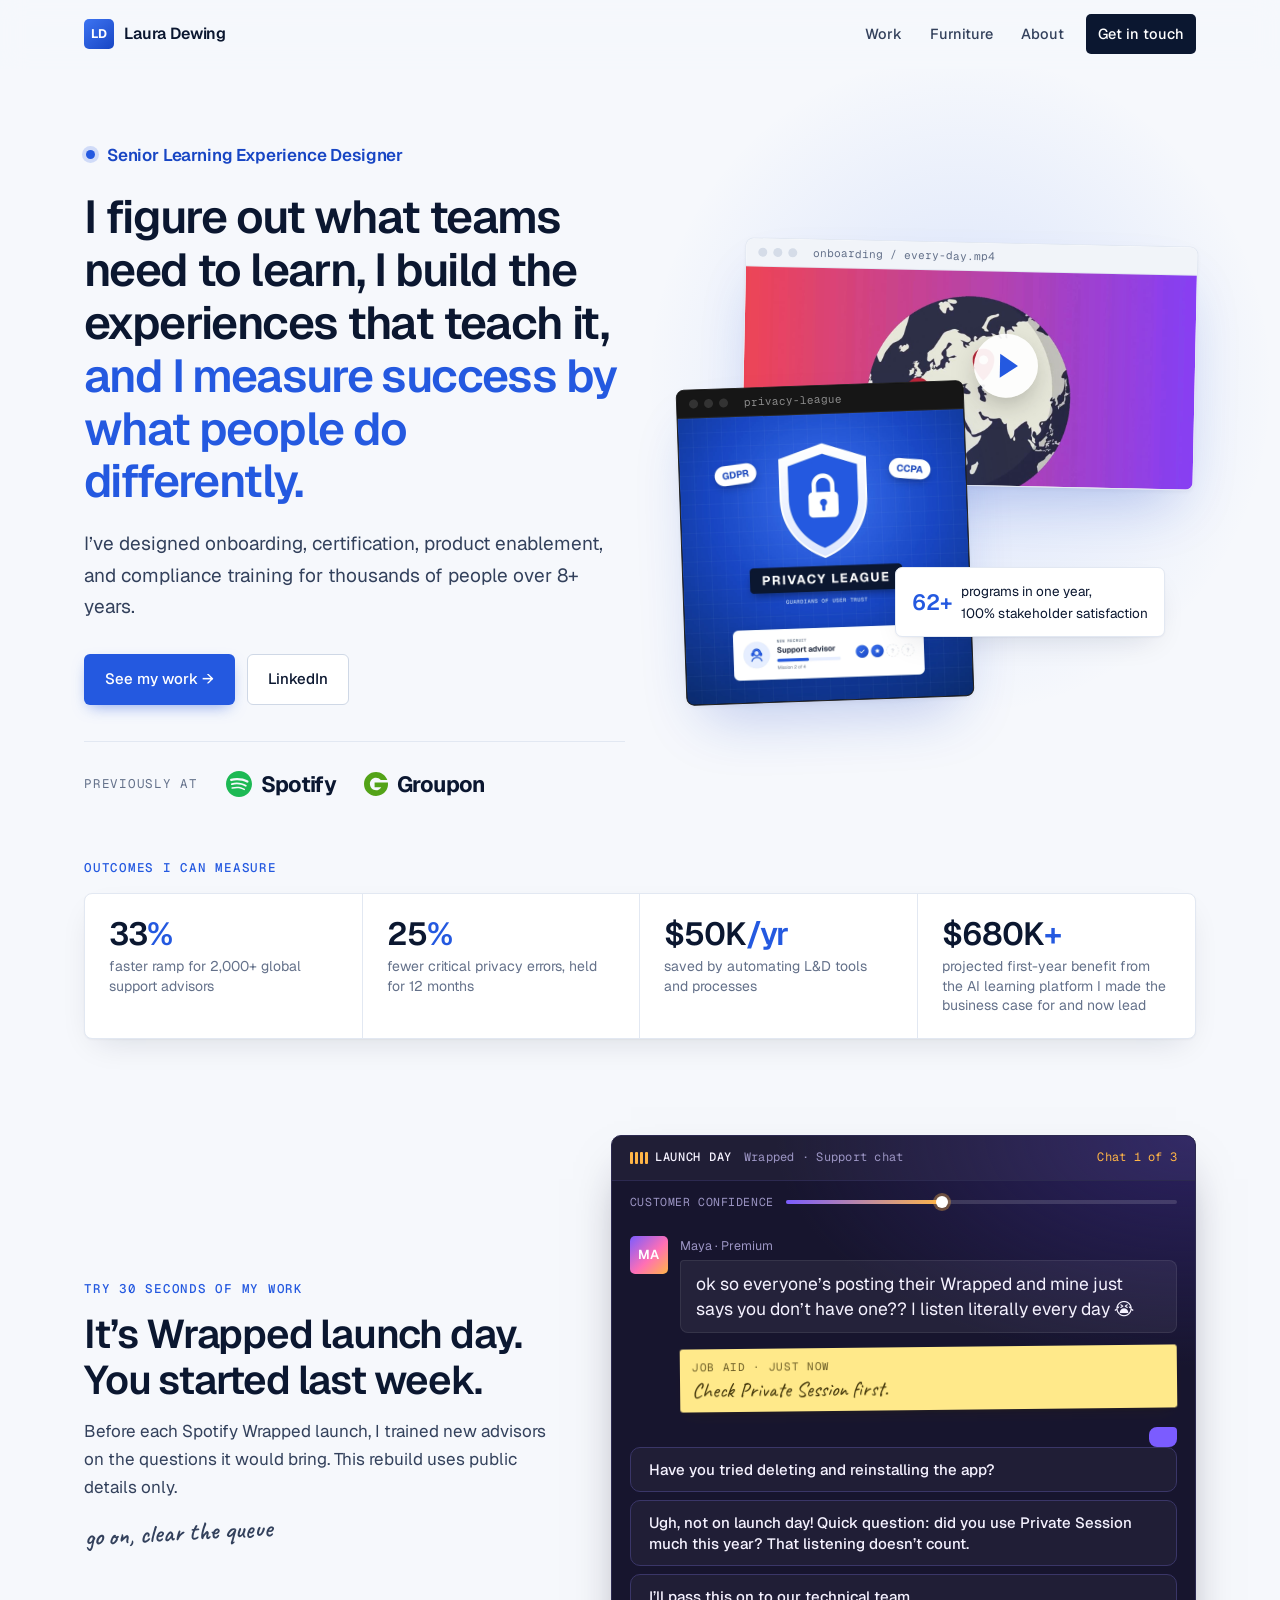
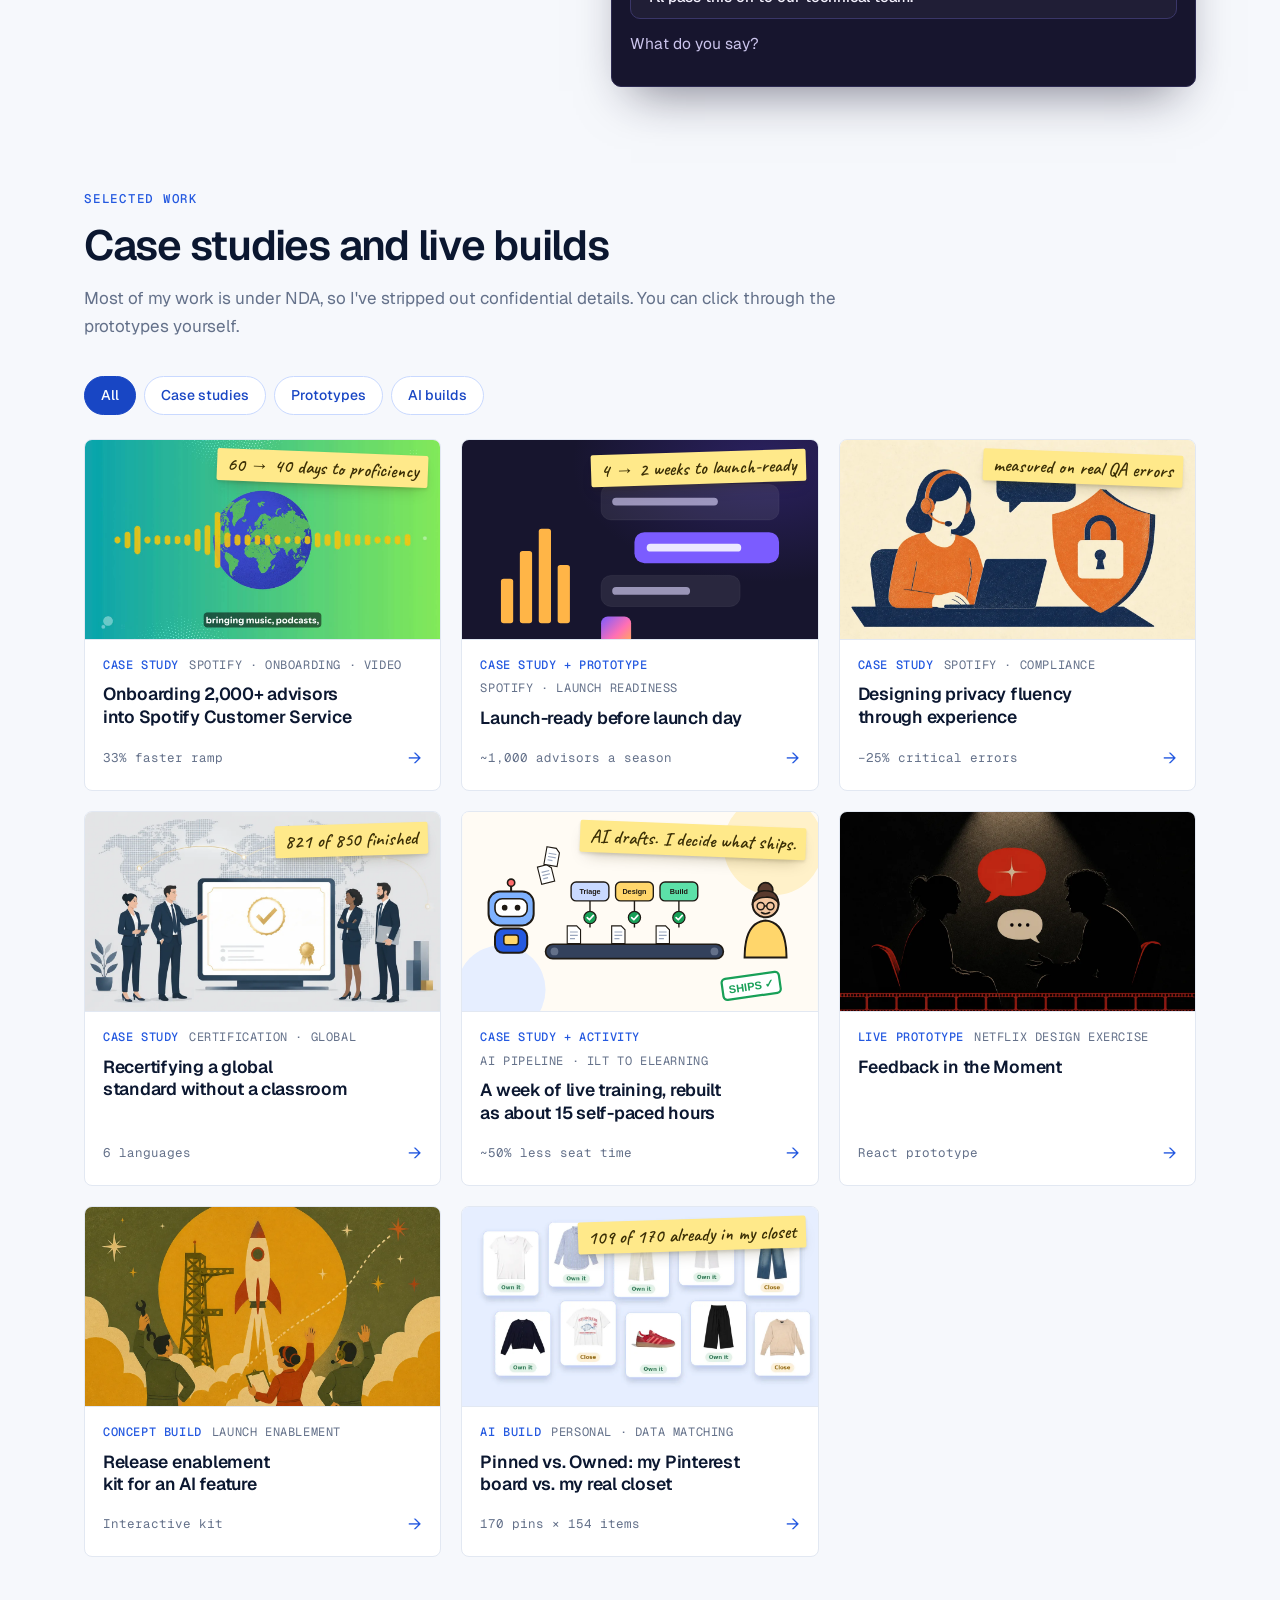
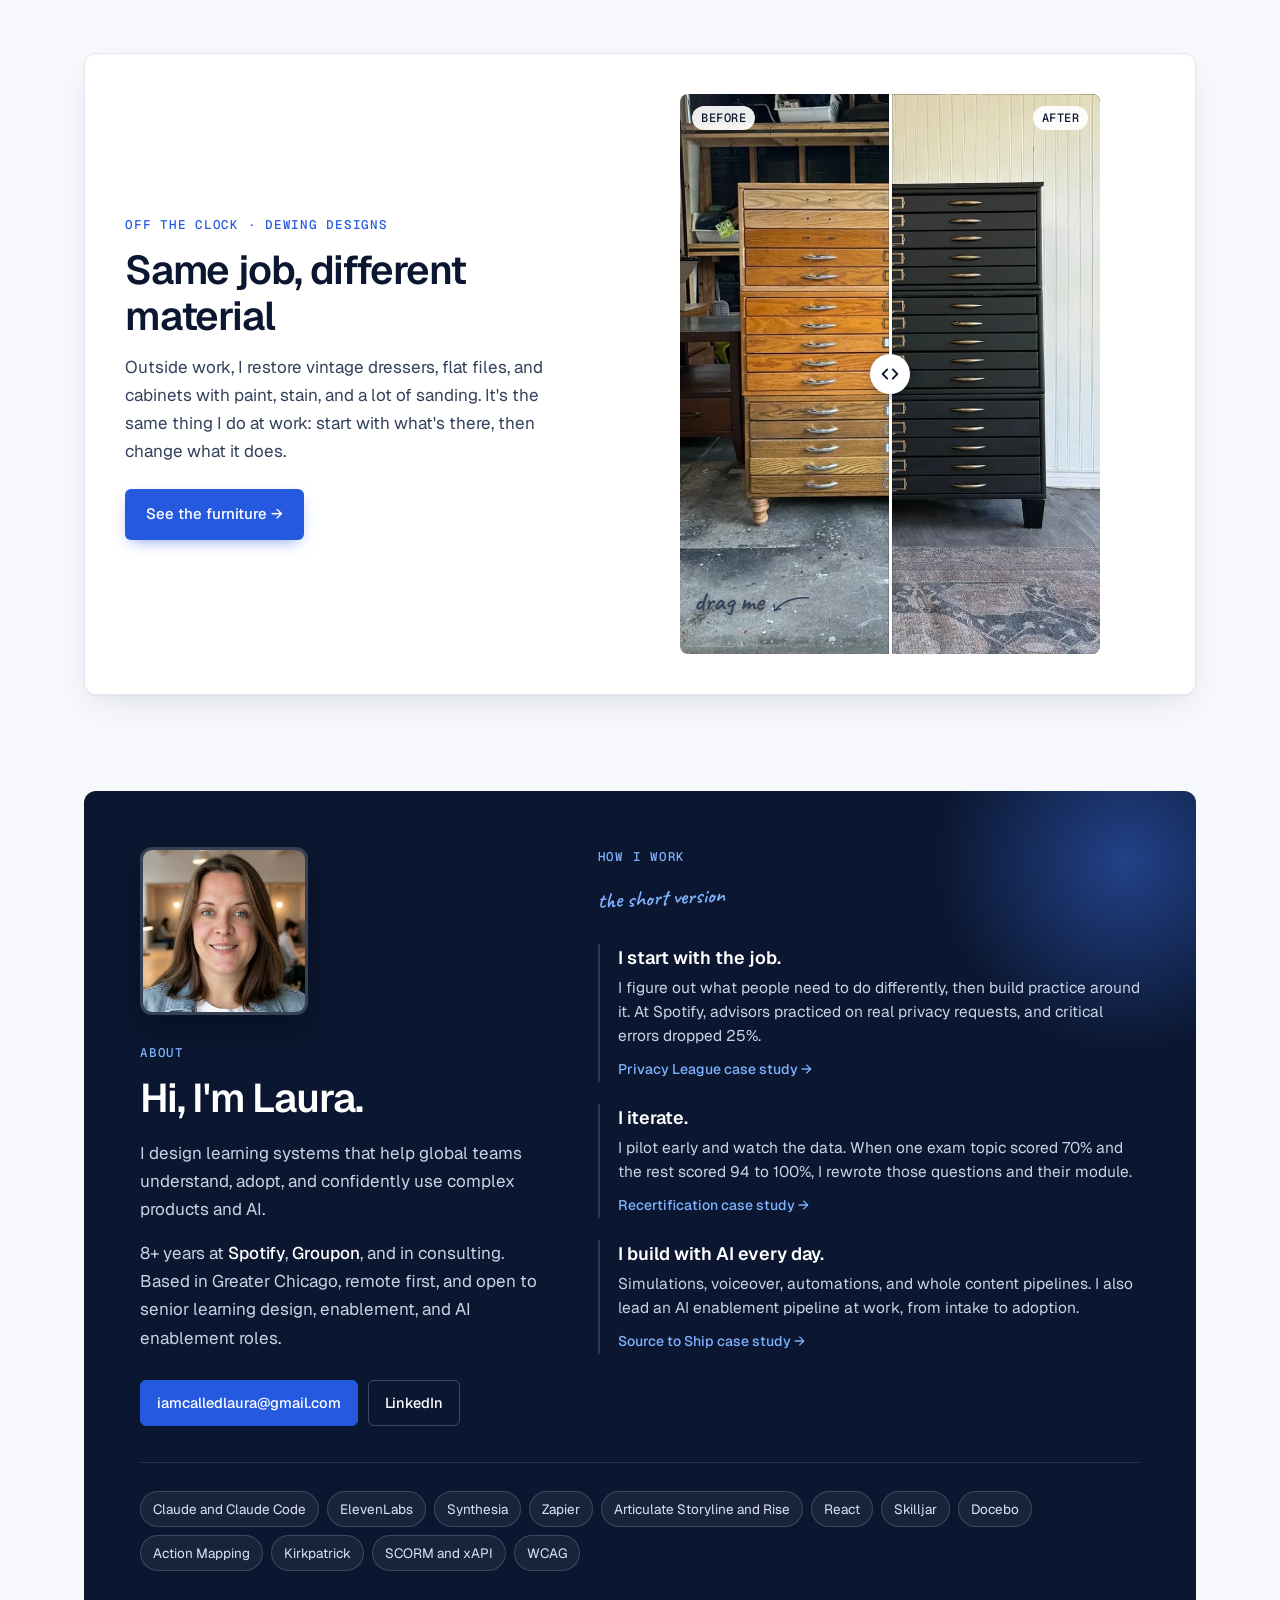
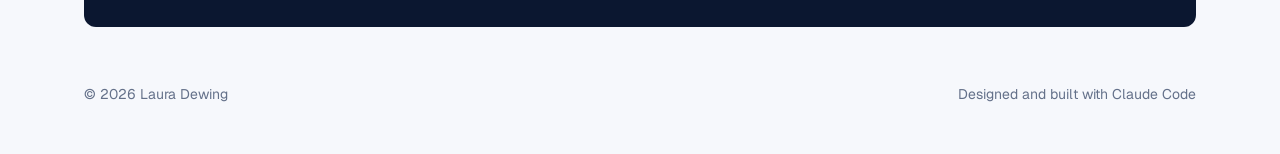
<file: index.html>
<!DOCTYPE html>
<html lang="en">
<head>
  <meta charset="UTF-8">
  <meta name="viewport" content="width=device-width, initial-scale=1.0">
  <title>Laura Dewing | Learning experience design and AI enablement</title>
  <meta property="og:type" content="website">
  <meta property="og:title" content="Laura Dewing | Learning experience design and AI enablement">
  <meta property="og:description" content="Laura Dewing designs learning systems that help global teams understand, adopt, and confidently use complex products and AI.">
  <meta property="og:url" content="https://iamcalledlaura-cmyk.github.io/">
  <meta property="og:image" content="https://iamcalledlaura-cmyk.github.io/images/og-card.jpg">
  <meta property="og:image:width" content="1200">
  <meta property="og:image:height" content="630">
  <meta name="twitter:card" content="summary_large_image">
  <meta name="twitter:image" content="https://iamcalledlaura-cmyk.github.io/images/og-card.jpg">
  <meta name="description" content="Laura Dewing designs learning systems that help global teams understand, adopt, and confidently use complex products and AI.">
  <link rel="stylesheet" href="style.css?v=20261120a">
<style>
.wfilter{display:flex;flex-wrap:wrap;gap:8px;margin:0 0 24px;scroll-margin-top:96px}
.wfilter button{font:inherit;font-size:14px;font-weight:500;color:var(--blue-700);background:#fff;border:1px solid var(--blue-200);border-radius:99px;padding:7px 16px;cursor:pointer;transition:background .15s,color .15s}
.wfilter button:hover{background:var(--blue-50)}
.wfilter button[aria-pressed="true"]{background:var(--blue-700);border-color:var(--blue-700);color:#fff}
.wg-card.is-filtered{display:none!important}
</style>
<style>
.about-merged{grid-template-columns:1fr 1.35fr;row-gap:36px;align-items:start}
.about-merged > div{position:relative;z-index:1}
.about-merged .about-intro h2{margin-bottom:18px}
.about-merged .how-head{margin-bottom:18px}
.about-merged .scribble-how{color:var(--sky);font-size:22px}
.about-how-list{display:grid;gap:22px}
.ah-row{padding-left:18px;border-left:2px solid rgba(255,255,255,.14)}
.ah-row p{margin:0 0 6px;font-size:15.5px;line-height:1.55}
.ah-row p b{display:block;color:#fff;font-weight:600;font-size:18px;margin-bottom:4px}
.ah-row a{font-size:14px;font-weight:500;color:var(--sky)}
.ah-row a:hover{color:#fff}
.about-chips{grid-column:1 / -1;margin-top:0;padding-top:28px;border-top:1px solid rgba(255,255,255,.12)}
.about-chips span{background:rgba(255,255,255,.06);border-color:rgba(255,255,255,.16);color:#DCE4F3}
@media (max-width:860px){.about-merged{grid-template-columns:1fr;padding:32px 22px;gap:32px}}
</style>
<style>
.hero-role{display:block;font-size:17px;font-weight:600;color:var(--blue-700);letter-spacing:-.01em;margin:0}
.hero-role .dot{display:inline-block;vertical-align:middle;margin:-3px 12px 0 2px;width:9px;height:9px;border-radius:50%;background:var(--blue-600);box-shadow:0 0 0 4px rgba(36,89,224,.18);flex:none}
.hero-role .sep{color:var(--blue-200);margin:0 4px}
.prev-at{display:flex;align-items:center;flex-wrap:wrap;gap:14px 28px;margin-top:36px;padding-top:24px;border-top:1px solid var(--line)}
.prev-label{font-family:var(--mono);font-size:12.5px;letter-spacing:.06em;text-transform:uppercase;color:var(--muted)}
.prev-logo{display:inline-flex;align-items:center;gap:9px;color:var(--ink)}
.prev-logo b{font-size:22px;font-weight:700;letter-spacing:-.03em}
.prev-spotify svg{fill:#1DB954}
.prev-groupon svg{fill:#53A318}
.hero-role .nw{white-space:nowrap}
@media (max-width:600px){.prev-at{gap:12px 24px}.prev-label{flex-basis:100%}.prev-logo b{font-size:19px}.hero-role{font-size:15.5px}.hero-role .sep{display:none}.hero-role .nw+.sep+.nw{display:block;padding-left:23px}}
.metrics-label{text-align:left;margin:0 0 14px}
.about-photo{display:block;width:168px;height:168px;object-fit:cover;border-radius:12px;margin:0 0 22px;border:3px solid rgba(255,255,255,.18);box-shadow:0 12px 30px rgba(0,0,0,.28)}
@media (max-width:600px){.about-photo{width:132px;height:132px}}
</style>
</head>
<body>

  <nav class="nav" id="nav">
    <div class="nav-inner">
      <a href="index.html" class="brand"><span class="brand-mark">LD</span>Laura Dewing</a>
      <div class="nav-links">
        <a href="#work">Work</a>
        <a href="furniture.html">Furniture</a>
        <a href="#about">About</a>
        <a href="mailto:iamcalledlaura@gmail.com" class="nav-cta">Get in touch</a>
      </div>
    </div>
  </nav>

  <header class="hero">
    <div class="container hero-grid">
      <div class="fade-in">
        <p class="hero-role"><span class="dot"></span><span class="nw">Senior Learning Experience Designer</span></p>
        <h1>I figure out what teams need to learn, I build the experiences that teach it, <span class="hl">and I measure success by what people do differently.</span></h1>
        <p class="hero-sub">I&rsquo;ve designed onboarding, certification, product enablement, and compliance training for thousands of people over 8+ years.</p>
        <div class="hero-actions">
          <a href="#work" class="btn btn-primary">See my work &rarr;</a>
          <a href="https://www.linkedin.com/in/lauradewing" target="_blank" rel="noopener" class="btn btn-ghost">LinkedIn</a>
        </div>
        <div class="prev-at" aria-label="Previously at Spotify and Groupon">
          <span class="prev-label">Previously at</span>
          <span class="prev-logo prev-spotify"><svg aria-hidden="true" width="26" height="26" viewBox="0 0 24 24" xmlns="http://www.w3.org/2000/svg"><path d="M12 0C5.4 0 0 5.4 0 12s5.4 12 12 12 12-5.4 12-12S18.66 0 12 0zm5.521 17.34c-.24.359-.66.48-1.021.24-2.82-1.74-6.36-2.101-10.561-1.141-.418.122-.779-.179-.899-.539-.12-.421.18-.78.54-.9 4.56-1.021 8.52-.6 11.64 1.32.42.18.479.659.301 1.02zm1.44-3.3c-.301.42-.841.6-1.262.3-3.239-1.98-8.159-2.58-11.939-1.38-.479.12-1.02-.12-1.14-.6-.12-.48.12-1.021.6-1.141C9.6 9.9 15 10.561 18.72 12.84c.361.181.54.78.241 1.2zm.12-3.36C15.24 8.4 8.82 8.16 5.16 9.301c-.6.179-1.2-.181-1.38-.721-.18-.601.18-1.2.72-1.381 4.26-1.26 11.28-1.02 15.721 1.621.539.3.719 1.02.419 1.56-.299.421-1.02.599-1.559.3z"/></svg><b>Spotify</b></span>
          <span class="prev-logo prev-groupon"><svg aria-hidden="true" width="24" height="24" viewBox="0 0 24 24" xmlns="http://www.w3.org/2000/svg"><path d="M3.316 20.334C5.618 22.736 8.554 24 12.012 24c3.988 0 7.739-1.95 9.978-5.163 1.353-1.95 2.01-4.158 2.01-6.755 0-.484-.032-1.006-.063-1.529H10.595v4.61h6.687c-1.155 2.012-3.094 3.12-5.27 3.12-3.229 0-6.125-2.824-6.125-6.497 0-3.315 2.699-6.069 6.125-6.069 1.844 0 3.355.749 4.811 2.239h6.52C21.468 3.019 17.084 0 12.083 0c-3.323 0-6.22 1.17-8.53 3.409C1.25 5.647 0 8.572 0 11.754c-.008 3.417 1.108 6.271 3.316 8.58z"/></svg><b>Groupon</b></span>
        </div>
      </div>
      <div class="stack fade-in">
        <a href="advisor-onboarding.html" class="frame f1" aria-label="Watch the Spotify advisor onboarding series">
          <span class="frame-bar" aria-hidden="true"><i></i><i></i><i></i><span>onboarding / every-day.mp4</span></span>
          <span class="frame-media"><img src="videos/cs-2-what-cs-does.jpg" alt=""><span class="play" aria-hidden="true"></span></span>
        </a>
        <a href="privacy-fluency.html" class="frame f2" aria-label="See the Privacy League compliance case study">
          <span class="frame-bar" aria-hidden="true"><i></i><i></i><i></i><span>privacy-league</span></span>
          <img src="images/pl-league.webp" alt="">
        </a>
        <div class="pill" aria-hidden="true"><b>62+</b>programs in one year,<br>100% stakeholder satisfaction</div>
      </div>
    </div>
  </header>

  <section class="container fade-in metrics-wrap" aria-label="Results">
    <p class="eyebrow metrics-label">Outcomes I can measure</p>
    <div class="metrics">
      <div class="metric"><b>33<em>%</em></b><span>faster ramp for 2,000+ global support advisors</span></div>
      <div class="metric"><b>25<em>%</em></b><span>fewer critical privacy errors, held for 12 months</span></div>
      <div class="metric"><b>$50K<em>/yr</em></b><span>saved by automating L&amp;D tools and processes</span></div>
      <div class="metric"><b>$680K<em>+</em></b><span>projected first-year benefit from the AI learning platform I made the business case for and now lead</span></div>
    </div>
  </section>

  <section id="try" class="section try-section">
    <div class="container">
      <div class="try fade-in">
        <div class="try-intro">
          <span class="eyebrow">Try 30 seconds of my work</span>
          <h2>It&rsquo;s Wrapped launch day. You started last week.</h2>
          <p>Before each Spotify Wrapped launch, I trained new advisors on the questions it would bring. This rebuild uses public details only.</p>
          <p class="scribble scribble-try" aria-hidden="true">go on, clear the queue</p>
        </div>
        <div class="try-card sim sim-music" id="sim">
          <div class="sim-bar">
            <span class="sim-live"><span class="sim-eq" aria-hidden="true"><i></i><i></i><i></i><i></i></span>Launch day</span>
            <span class="sim-who">Wrapped &middot; Support chat</span>
            <span class="sim-step" id="simStep">Chat 1 of 3</span>
          </div>
          <div class="sim-meter" aria-hidden="true">
            <span class="sim-meter-label">Customer confidence</span>
            <span class="sim-meter-track"><i id="simBar" style="width:40%"></i></span>
          </div>
          <div class="sim-body" id="simBody">
            <div class="sim-line sim-them">
              <span class="sim-avatar" id="simAvatar" aria-hidden="true">MA</span>
              <div><span class="sim-name" id="simName">Maya &middot; Premium</span><p id="simQuote"></p></div>
            </div>
            <div class="sim-coach" id="simCoach">
              <span class="sim-coach-head">Job aid &middot; just now</span>
              <p id="simCoachText"></p>
            </div>
            <div class="sim-line sim-you" id="simYou" hidden>
              <p id="simYouText"></p>
            </div>
            <div class="sim-options" id="simOptions" role="group" aria-label="Choose your reply"></div>
            <p class="try-feedback" id="simFeedback" aria-live="polite"></p>
          </div>
          <div class="sim-end" id="simEnd" hidden>
            <span class="sim-end-k">Shift outcome</span>
            <p class="sim-end-result" id="simResult"></p>
            <p class="sim-end-note">Same playbook for any seasonal surge: new hires, a fixed date, and a spike in a few predictable questions. Train those first.</p>
          </div>
          <div class="try-actions">
            <button type="button" class="btn btn-primary" id="simNext" hidden>Next chat &rarr;</button>
            <button type="button" class="btn btn-primary" id="simAgain" hidden>Try again</button>
            <a href="wrapped-readiness.html#try" class="btn btn-ghost" id="simTalk" hidden>Try the full practice shift</a>
          </div>
        </div>
      </div>
    </div>
  </section>

  <section id="work" class="section">
    <div class="container">
      <div class="section-head fade-in">
        <div>
          <span class="eyebrow">Selected work</span>
          <h2>Case studies and live builds</h2>
          <p class="section-note">Most of my work is under NDA, so I've stripped out confidential details. You can click through the prototypes yourself.</p>
        </div>
      </div>

      <div class="wfilter fade-in" role="group" aria-label="Filter work">
        <button type="button" data-f="all" aria-pressed="true">All</button>
        <button type="button" data-f="case" aria-pressed="false">Case studies</button>
        <button type="button" data-f="proto" aria-pressed="false">Prototypes</button>
        <button type="button" data-f="ai" id="ai-builds" aria-pressed="false">AI builds</button>
      </div>
      <div class="wgrid">
        <a href="advisor-onboarding.html" class="wg-card fade-in" data-cat="case">
          <span class="scribble card-note">60 → 40 days to proficiency</span>
          <span class="wg-thumb" aria-hidden="true"><img src="videos/cs-1-welcome.jpg" alt=""></span>
          <span class="wg-body">
            <span class="wl-meta"><span class="wl-kind">Case study</span>Spotify &middot; Onboarding &middot; Video</span>
            <span class="wg-title">Onboarding 2,000+ advisors into Spotify Customer Service</span>
            <span class="wg-foot"><span class="wl-stat">33% faster ramp</span><span class="wg-go" aria-hidden="true">&rarr;</span></span>
          </span>
        </a>
        <a href="wrapped-readiness.html" class="wg-card fade-in" data-cat="case proto">
          <span class="scribble card-note">4 → 2 weeks to launch-ready</span>
          <span class="wg-thumb" aria-hidden="true"><img src="images/art-wrapped.svg" alt=""></span>
          <span class="wg-body">
            <span class="wl-meta"><span class="wl-kind">Case study + prototype</span>Spotify &middot; Launch readiness</span>
            <span class="wg-title">Launch-ready before launch day</span>
            <span class="wg-foot"><span class="wl-stat">~1,000 advisors a season</span><span class="wg-go" aria-hidden="true">&rarr;</span></span>
          </span>
        </a>
        <a href="privacy-fluency.html" class="wg-card fade-in" data-cat="case">
          <span class="scribble card-note">measured on real QA errors</span>
          <span class="wg-thumb" aria-hidden="true"><img src="images/pl-shield.webp" alt=""></span>
          <span class="wg-body">
            <span class="wl-meta"><span class="wl-kind">Case study</span>Spotify &middot; Compliance</span>
            <span class="wg-title">Designing privacy fluency through experience</span>
            <span class="wg-foot"><span class="wl-stat">&minus;25% critical errors</span><span class="wg-go" aria-hidden="true">&rarr;</span></span>
          </span>
        </a>
        <a href="global-recertification.html" class="wg-card fade-in" data-cat="case">
          <span class="scribble card-note">821 of 850 finished</span>
          <span class="wg-thumb" aria-hidden="true"><img src="images/art-recert.webp" alt=""></span>
          <span class="wg-body">
            <span class="wl-meta"><span class="wl-kind">Case study</span>Certification &middot; Global</span>
            <span class="wg-title">Recertifying a global standard without a classroom</span>
            <span class="wg-foot"><span class="wl-stat">6 languages</span><span class="wg-go" aria-hidden="true">&rarr;</span></span>
          </span>
        </a>
        <a href="source-to-ship.html" class="wg-card fade-in" data-cat="case proto">
          <span class="scribble card-note">AI drafts. I decide what ships.</span>
          <span class="wg-thumb" aria-hidden="true"><img src="images/art-source-story.svg" alt=""></span>
          <span class="wg-body">
            <span class="wl-meta"><span class="wl-kind">Case study + activity</span>AI pipeline &middot; ILT to eLearning</span>
            <span class="wg-title">A week of live training, rebuilt as about 15 self-paced hours</span>
            <span class="wg-foot"><span class="wl-stat">~50% less seat time</span><span class="wg-go" aria-hidden="true">&rarr;</span></span>
          </span>
        </a>
        <a href="feedback-in-the-moment.html" class="wg-card fade-in" data-cat="proto">
          <span class="wg-thumb" aria-hidden="true"><img src="images/art-feedback.webp" alt=""></span>
          <span class="wg-body">
            <span class="wl-meta"><span class="wl-kind">Live prototype</span>Netflix design exercise</span>
            <span class="wg-title">Feedback in the Moment</span>
            <span class="wg-foot"><span class="wl-stat">React prototype</span><span class="wg-go" aria-hidden="true">&rarr;</span></span>
          </span>
        </a>
        <a href="release-enablement-kit.html" class="wg-card fade-in" data-cat="proto">
          <span class="wg-thumb" aria-hidden="true"><img src="images/art-launch.webp" alt=""></span>
          <span class="wg-body">
            <span class="wl-meta"><span class="wl-kind">Concept build</span>Launch enablement</span>
            <span class="wg-title">Release enablement kit for an AI feature</span>
            <span class="wg-foot"><span class="wl-stat">Interactive kit</span><span class="wg-go" aria-hidden="true">&rarr;</span></span>
          </span>
        </a>
        <a href="pinned-vs-owned.html" class="wg-card fade-in" data-cat="ai">
          <span class="scribble card-note">109 of 170 already in my closet</span>
          <span class="wg-thumb" aria-hidden="true"><img src="images/art-pinned.webp" alt=""></span>
          <span class="wg-body">
            <span class="wl-meta"><span class="wl-kind">AI build</span>Personal &middot; Data matching</span>
            <span class="wg-title">Pinned vs. Owned: my Pinterest board vs. my real closet</span>
            <span class="wg-foot"><span class="wl-stat">170 pins &times; 154 items</span><span class="wg-go" aria-hidden="true">&rarr;</span></span>
          </span>
        </a>
      </div>
    </div>
  </section>

  <section id="off-the-clock" class="section">
    <div class="container">
      <div class="otc fade-in">
        <div class="otc-text">
          <span class="eyebrow">Off the clock &middot; Dewing Designs</span>
          <h2>Same job, different material</h2>
          <p>Outside work, I restore vintage dressers, flat files, and cabinets with paint, stain, and a lot of sanding. It's the same thing I do at work: start with what's there, then change what it does.</p>
          <a href="furniture.html" class="btn btn-primary">See the furniture &rarr;</a>
        </div>
        <figure class="ba" id="ba" style="--pos:50%">
          <img src="images/furniture/flat-file-slider-before.webp" alt="Vintage oak flat file cabinet before refinishing, in a garage" loading="lazy" width="810" height="1080">
          <img class="ba-after" src="images/furniture/flat-file-slider-after.webp" alt="The same flat file cabinet after, painted black with brass pulls" loading="lazy" width="810" height="1080">
          <span class="ba-tag ba-tag-b" aria-hidden="true">Before</span>
          <span class="ba-tag ba-tag-a" aria-hidden="true">After</span>
          <span class="ba-handle" aria-hidden="true"></span>
          <label class="visually-hidden" for="baRange">Drag to compare the flat file before and after</label>
          <input type="range" id="baRange" min="0" max="100" value="50">
          <p class="scribble scribble-ba" aria-hidden="true">drag me <svg viewBox="0 0 60 30" width="40" height="20"><path d="M58 6 C 40 4, 20 10, 8 24 M16 22 L7 25 L6 15" fill="none" stroke="currentColor" stroke-width="2.2" stroke-linecap="round" stroke-linejoin="round"/></svg></p>
        </figure>
      </div>
    </div>
  </section>

  <section id="about" class="section">
    <div class="container">
      <div class="about about-merged fade-in">
        <div class="about-intro">
          <img class="about-photo" src="images/headshot.webp" alt="Laura Dewing" width="168" height="168" loading="lazy">
          <span class="eyebrow">About</span>
          <h2>Hi, I'm Laura.</h2>
          <p>I design learning systems that help global teams understand, adopt, and confidently use complex products and AI.</p>
          <p>8+ years at <strong>Spotify</strong>, <strong>Groupon</strong>, and in consulting. Based in Greater Chicago, remote first, and open to senior learning design, enablement, and AI enablement roles.</p>
          <div class="about-links">
            <a href="mailto:iamcalledlaura@gmail.com" class="primary">iamcalledlaura@gmail.com</a>
            <a href="https://www.linkedin.com/in/lauradewing" target="_blank" rel="noopener">LinkedIn</a>
          </div>
        </div>
        <div class="about-how" id="approach">
          <div class="how-head">
            <span class="eyebrow">How I work</span>
            <p class="scribble scribble-how" aria-hidden="true">the short version</p>
          </div>
          <div class="about-how-list">
            <div class="ah-row">
              <p><b>I start with the job.</b> I figure out what people need to do differently, then build practice around it. At Spotify, advisors practiced on real privacy requests, and critical errors dropped 25%.</p>
              <a href="privacy-fluency.html">Privacy League case study &rarr;</a>
            </div>
            <div class="ah-row">
              <p><b>I iterate.</b> I pilot early and watch the data. When one exam topic scored 70% and the rest scored 94 to 100%, I rewrote those questions and their module.</p>
              <a href="global-recertification.html">Recertification case study &rarr;</a>
            </div>
            <div class="ah-row">
              <p><b>I build with AI every day.</b> Simulations, voiceover, automations, and whole content pipelines. I also lead an AI enablement pipeline at work, from intake to adoption.</p>
              <a href="source-to-ship.html">Source to Ship case study &rarr;</a>
            </div>
          </div>
        </div>
        <div class="toolrow about-chips">
          <span>Claude and Claude Code</span><span>ElevenLabs</span><span>Synthesia</span><span>Zapier</span><span>Articulate Storyline and Rise</span><span>React</span><span>Skilljar</span><span>Docebo</span><span>Action Mapping</span><span>Kirkpatrick</span><span>SCORM and xAPI</span><span>WCAG</span>
        </div>
      </div>
    </div>
  </section>





  <footer class="footer">
    <div class="container">
      <span>&copy; 2026 Laura Dewing</span>
      <span>Designed and built with Claude Code</span>
    </div>
  </footer>

  <script src="site.js?v=20261110r"></script>
  <script data-goatcounter="https://lauradewing.goatcounter.com/count" async src="https://gc.zgo.at/count.js"></script>
<script>
(function(){
  var bar=document.querySelector('.wfilter'); if(!bar) return;
  var btns=bar.querySelectorAll('button'), cards=document.querySelectorAll('.wgrid .wg-card');
  function apply(f){
    btns.forEach(function(b){b.setAttribute('aria-pressed', b.dataset.f===f?'true':'false');});
    cards.forEach(function(c){var show=f==='all'||(' '+c.dataset.cat+' ').indexOf(' '+f+' ')>-1; c.classList.toggle('is-filtered',!show); if(show) c.classList.add('visible','in');});
  }
  btns.forEach(function(b){b.addEventListener('click',function(){apply(b.dataset.f);});});
  function go(){ var y=bar.getBoundingClientRect().top+window.scrollY-96; window.scrollTo(0,y); }
  function fromHash(){ if(location.hash==='#ai-builds'){ apply('ai'); go(); setTimeout(go,350); } }
  window.addEventListener('hashchange',fromHash);
  if(location.hash==='#ai-builds'){ apply('ai'); window.addEventListener('load',function(){ go(); setTimeout(go,350); }); }
})();
</script>
</body>
</html>
</file>
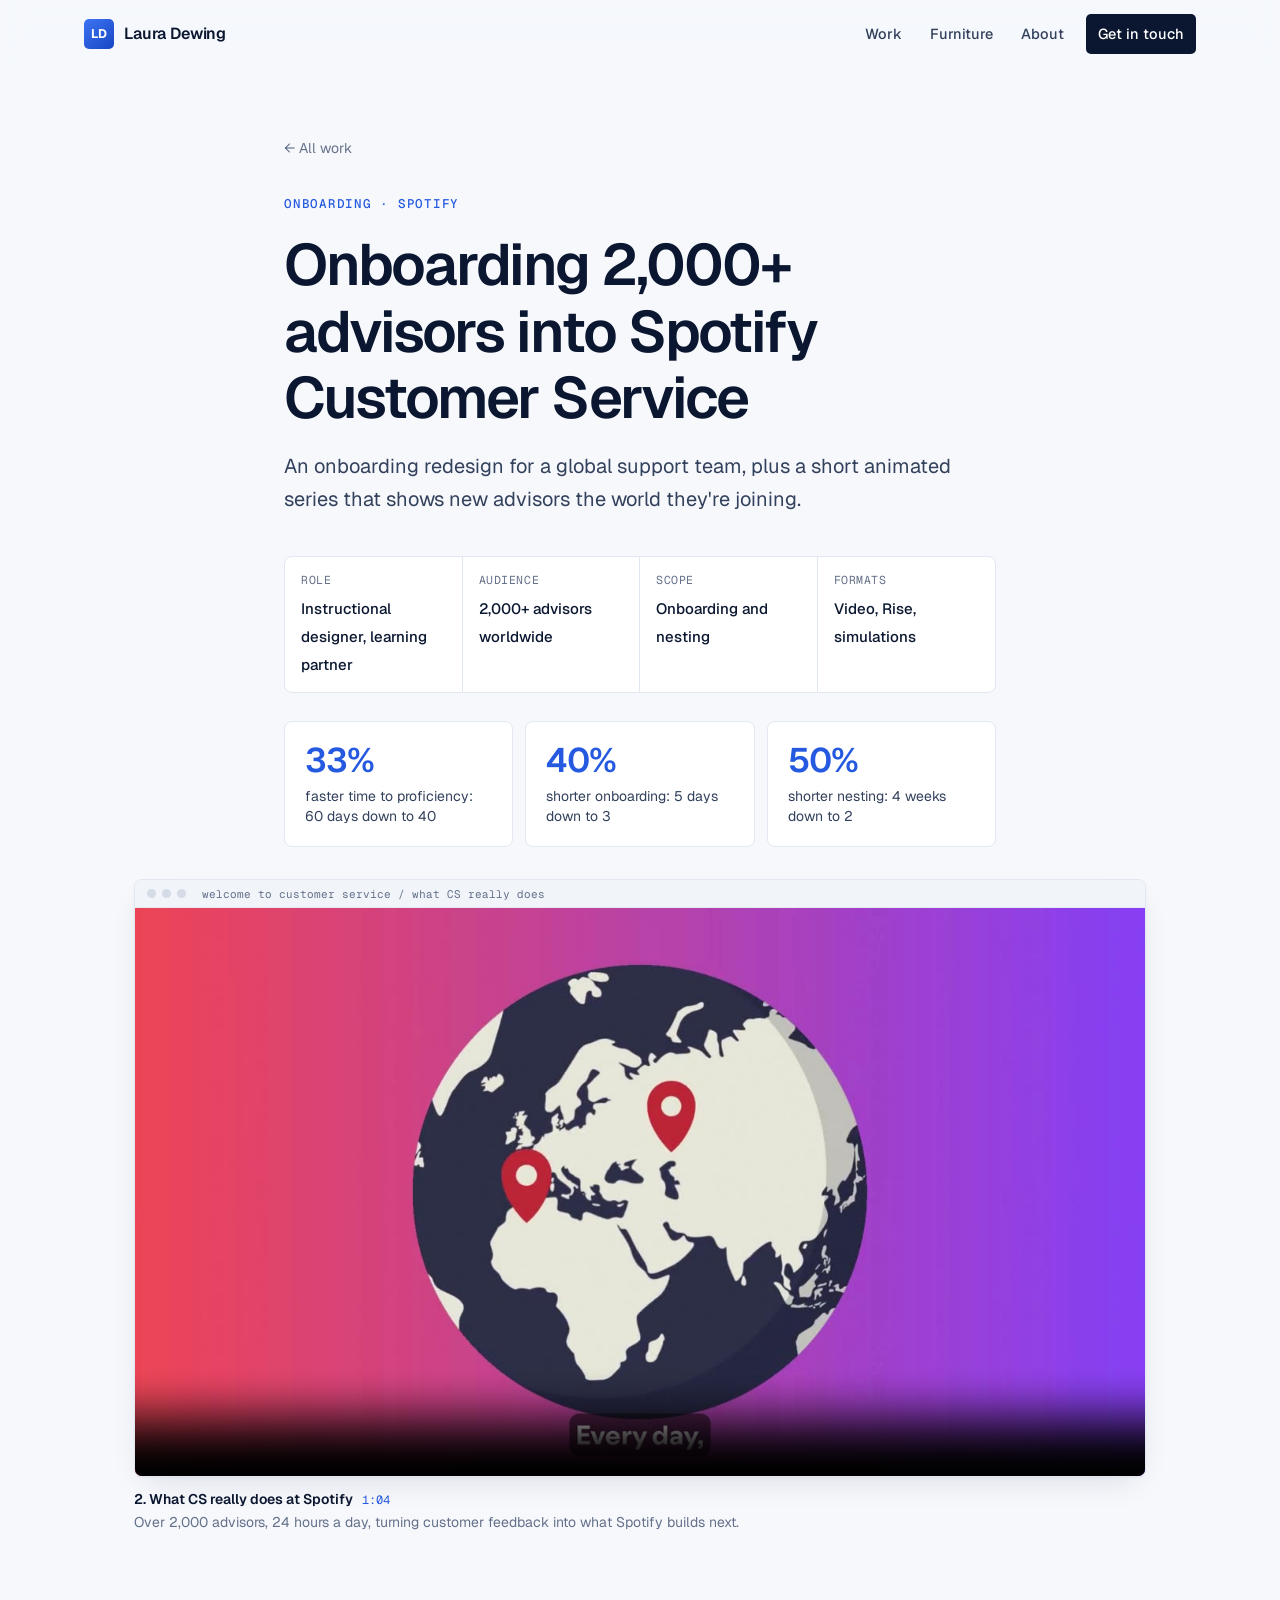
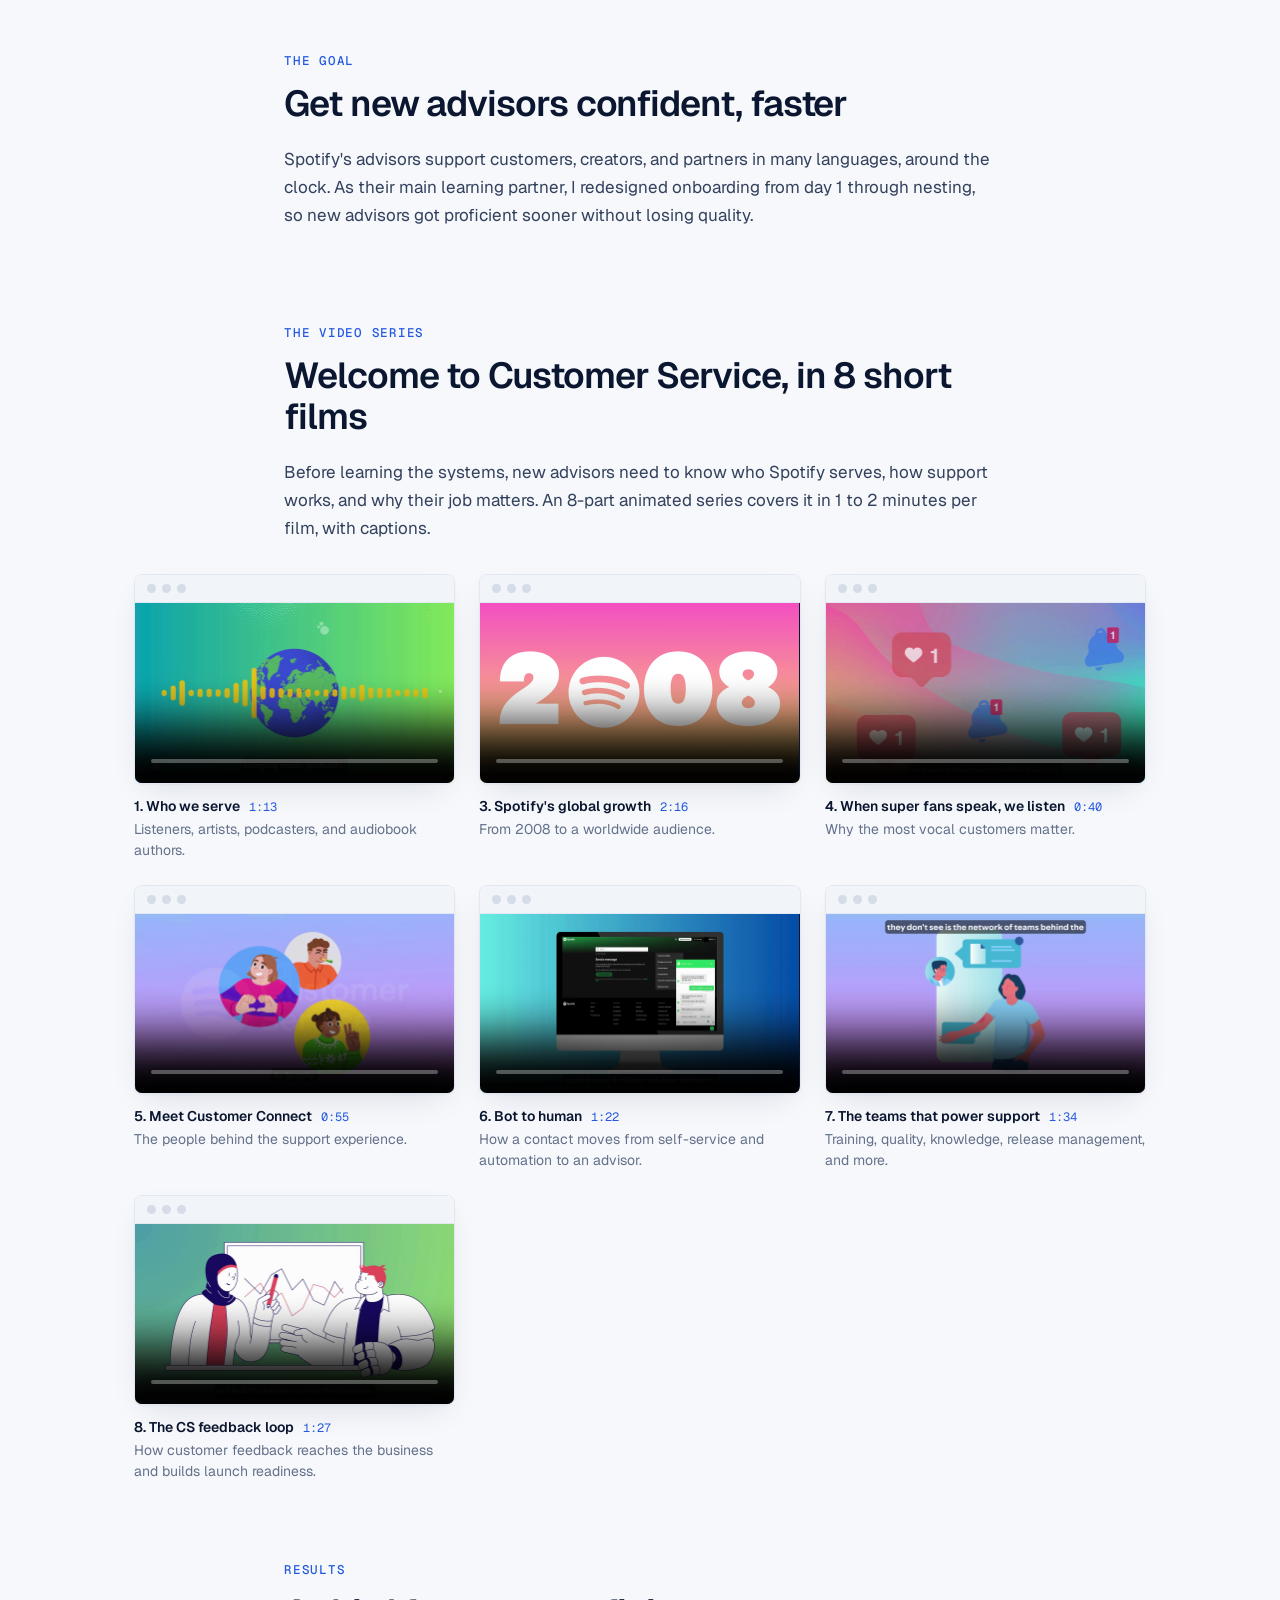
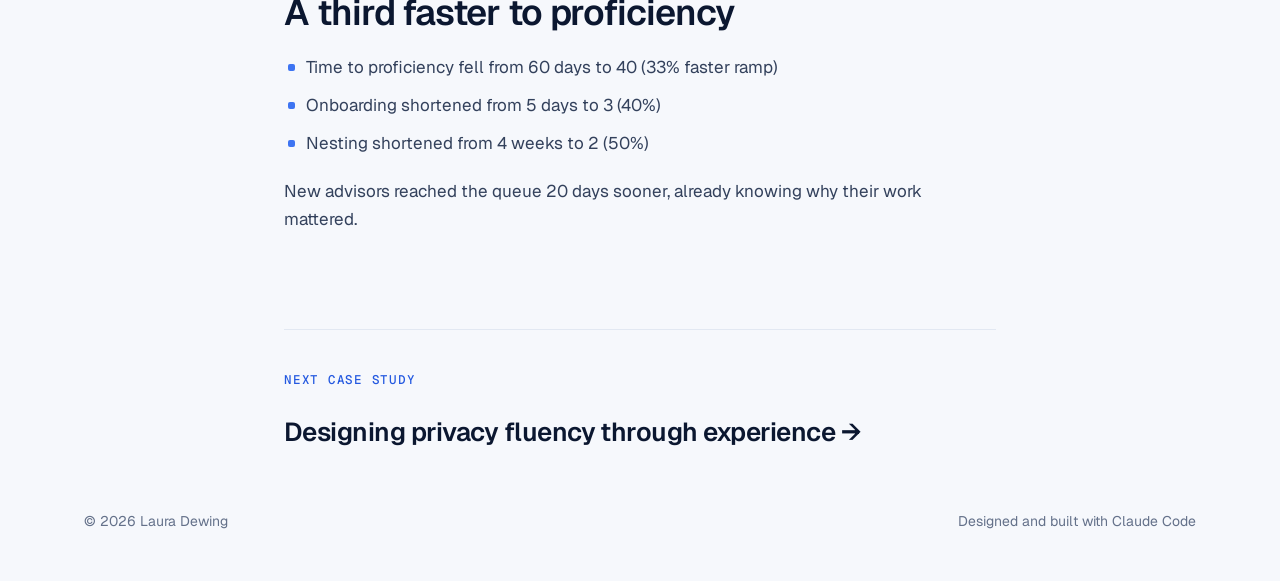
<file: advisor-onboarding.html>
<!DOCTYPE html>
<html lang="en">
<head>
  <meta charset="UTF-8">
  <meta name="viewport" content="width=device-width, initial-scale=1.0">
  <title>Advisor onboarding at Spotify | Laura Dewing</title>
  <meta property="og:type" content="website">
  <meta property="og:title" content="Advisor onboarding at Spotify | Laura Dewing">
  <meta property="og:description" content="Redesigning onboarding for 2,000+ Spotify support advisors: a third faster to proficiency, with an animated video series introducing the world of Customer Service.">
  <meta property="og:url" content="https://iamcalledlaura-cmyk.github.io/advisor-onboarding.html">
  <meta property="og:image" content="https://iamcalledlaura-cmyk.github.io/images/og-card.jpg">
  <meta property="og:image:width" content="1200">
  <meta property="og:image:height" content="630">
  <meta name="twitter:card" content="summary_large_image">
  <meta name="twitter:image" content="https://iamcalledlaura-cmyk.github.io/images/og-card.jpg">
  <meta name="description" content="Redesigning onboarding for 2,000+ Spotify support advisors: a third faster to proficiency, with an animated video series introducing the world of Customer Service.">
  <link rel="stylesheet" href="style.css?v=20261120a">
</head>
<body>

  <nav class="nav" id="nav">
    <div class="nav-inner">
      <a href="index.html" class="brand"><span class="brand-mark">LD</span>Laura Dewing</a>
      <div class="nav-links">
        <a href="index.html#work">Work</a>
        <a href="furniture.html">Furniture</a>
        <a href="index.html#about">About</a>
        <a href="mailto:iamcalledlaura@gmail.com" class="nav-cta">Get in touch</a>
      </div>
    </div>
  </nav>

  <header class="cs-hero">
    <div class="narrow fade-in">
      <a href="index.html#work" class="back">&larr; All work</a><br>
      <span class="eyebrow">Onboarding &middot; Spotify</span>
      <h1>Onboarding 2,000+ advisors into Spotify Customer Service</h1>
      <p class="lede">An onboarding redesign for a global support team, plus a short animated series that shows new advisors the world they're joining.</p>
      <div class="cs-meta">
        <div><label>Role</label><span>Instructional designer, learning partner</span></div>
        <div><label>Audience</label><span>2,000+ advisors worldwide</span></div>
        <div><label>Scope</label><span>Onboarding and nesting</span></div>
        <div><label>Formats</label><span>Video, Rise, simulations</span></div>
      </div>
      <div class="stats">
        <div class="stat-card"><b>33%</b><span>faster time to proficiency: 60 days down to 40</span></div>
        <div class="stat-card"><b>40%</b><span>shorter onboarding: 5 days down to 3</span></div>
        <div class="stat-card"><b>50%</b><span>shorter nesting: 4 weeks down to 2</span></div>
      </div>
    </div>
    <div class="wide fade-in">
      <figure class="video">
        <div class="frame"><div class="frame-bar"><i></i><i></i><i></i><span>welcome to customer service / what CS really does</span></div>
          <video controls preload="none" playsinline poster="videos/cs-2-what-cs-does.jpg">
            <source src="videos/cs-2-what-cs-does.mp4" type="video/mp4">
          </video>
        </div>
        <figcaption><b>2. What CS really does at Spotify <span class="len">1:04</span></b>Over 2,000 advisors, 24 hours a day, turning customer feedback into what Spotify builds next.</figcaption>
      </figure>
    </div>
  </header>

  <main class="narrow">
    <section class="cs-section fade-in">
      <span class="eyebrow">The goal</span>
      <h2>Get new advisors confident, faster</h2>
      <p>Spotify's advisors support customers, creators, and partners in many languages, around the clock. As their main learning partner, I redesigned onboarding from day 1 through nesting, so new advisors got proficient sooner without losing quality.</p>
    </section>

    <section class="cs-section fade-in">
      <span class="eyebrow">The video series</span>
      <h2>Welcome to Customer Service, in 8 short films</h2>
      <p>Before learning the systems, new advisors need to know who Spotify serves, how support works, and why their job matters. An 8-part animated series covers it in 1 to 2 minutes per film, with captions.</p>
    </section>
  </main>

  <div class="wide fade-in">
    <div class="videos three">
      <figure class="video">
        <div class="frame"><div class="frame-bar"><i></i><i></i><i></i></div><video controls preload="none" playsinline poster="videos/cs-1-welcome.jpg"><source src="videos/cs-1-welcome.mp4" type="video/mp4"></video></div>
        <figcaption><b>1. Who we serve <span class="len">1:13</span></b>Listeners, artists, podcasters, and audiobook authors.</figcaption>
      </figure>
      <figure class="video">
        <div class="frame"><div class="frame-bar"><i></i><i></i><i></i></div><video controls preload="none" playsinline poster="videos/cs-3-global-growth.jpg"><source src="videos/cs-3-global-growth.mp4" type="video/mp4"></video></div>
        <figcaption><b>3. Spotify's global growth <span class="len">2:16</span></b>From 2008 to a worldwide audience.</figcaption>
      </figure>
      <figure class="video">
        <div class="frame"><div class="frame-bar"><i></i><i></i><i></i></div><video controls preload="none" playsinline poster="videos/cs-4-super-fans.jpg"><source src="videos/cs-4-super-fans.mp4" type="video/mp4"></video></div>
        <figcaption><b>4. When super fans speak, we listen <span class="len">0:40</span></b>Why the most vocal customers matter.</figcaption>
      </figure>
      <figure class="video">
        <div class="frame"><div class="frame-bar"><i></i><i></i><i></i></div><video controls preload="none" playsinline poster="videos/cs-5-customer-connect.jpg"><source src="videos/cs-5-customer-connect.mp4" type="video/mp4"></video></div>
        <figcaption><b>5. Meet Customer Connect <span class="len">0:55</span></b>The people behind the support experience.</figcaption>
      </figure>
      <figure class="video">
        <div class="frame"><div class="frame-bar"><i></i><i></i><i></i></div><video controls preload="none" playsinline poster="videos/cs-6-bot-to-human.jpg"><source src="videos/cs-6-bot-to-human.mp4" type="video/mp4"></video></div>
        <figcaption><b>6. Bot to human <span class="len">1:22</span></b>How a contact moves from self-service and automation to an advisor.</figcaption>
      </figure>
      <figure class="video">
        <div class="frame"><div class="frame-bar"><i></i><i></i><i></i></div><video controls preload="none" playsinline poster="videos/cs-7-behind-the-scenes.jpg"><source src="videos/cs-7-behind-the-scenes.mp4" type="video/mp4"></video></div>
        <figcaption><b>7. The teams that power support <span class="len">1:34</span></b>Training, quality, knowledge, release management, and more.</figcaption>
      </figure>
      <figure class="video">
        <div class="frame"><div class="frame-bar"><i></i><i></i><i></i></div><video controls preload="none" playsinline poster="videos/cs-9-feedback-loop.jpg"><source src="videos/cs-9-feedback-loop.mp4" type="video/mp4"></video></div>
        <figcaption><b>8. The CS feedback loop <span class="len">1:27</span></b>How customer feedback reaches the business and builds launch readiness.</figcaption>
      </figure>
    </div>
  </div>

  <main class="narrow">

    <section class="cs-section fade-in">
      <span class="eyebrow">Results</span>
      <h2>A third faster to proficiency</h2>
      <ul class="list">
        <li>Time to proficiency fell from 60 days to 40 (33% faster ramp)</li>
        <li>Onboarding shortened from 5 days to 3 (40%)</li>
        <li>Nesting shortened from 4 weeks to 2 (50%)</li>
      </ul>
      <p>New advisors reached the queue 20 days sooner, already knowing why their work mattered.</p>
    </section>

    <div class="next-cs">
      <span class="eyebrow">Next case study</span>
      <a href="privacy-fluency.html" class="big">Designing privacy fluency through experience &rarr;</a>
    </div>
  </main>

  <footer class="footer">
    <div class="container"><span>&copy; 2026 Laura Dewing</span><span>Designed and built with Claude Code</span></div>
  </footer>
  <script src="site.js?v=20261104a"></script>
  <script data-goatcounter="https://lauradewing.goatcounter.com/count" async src="https://gc.zgo.at/count.js"></script>
</body>
</html>
</file>
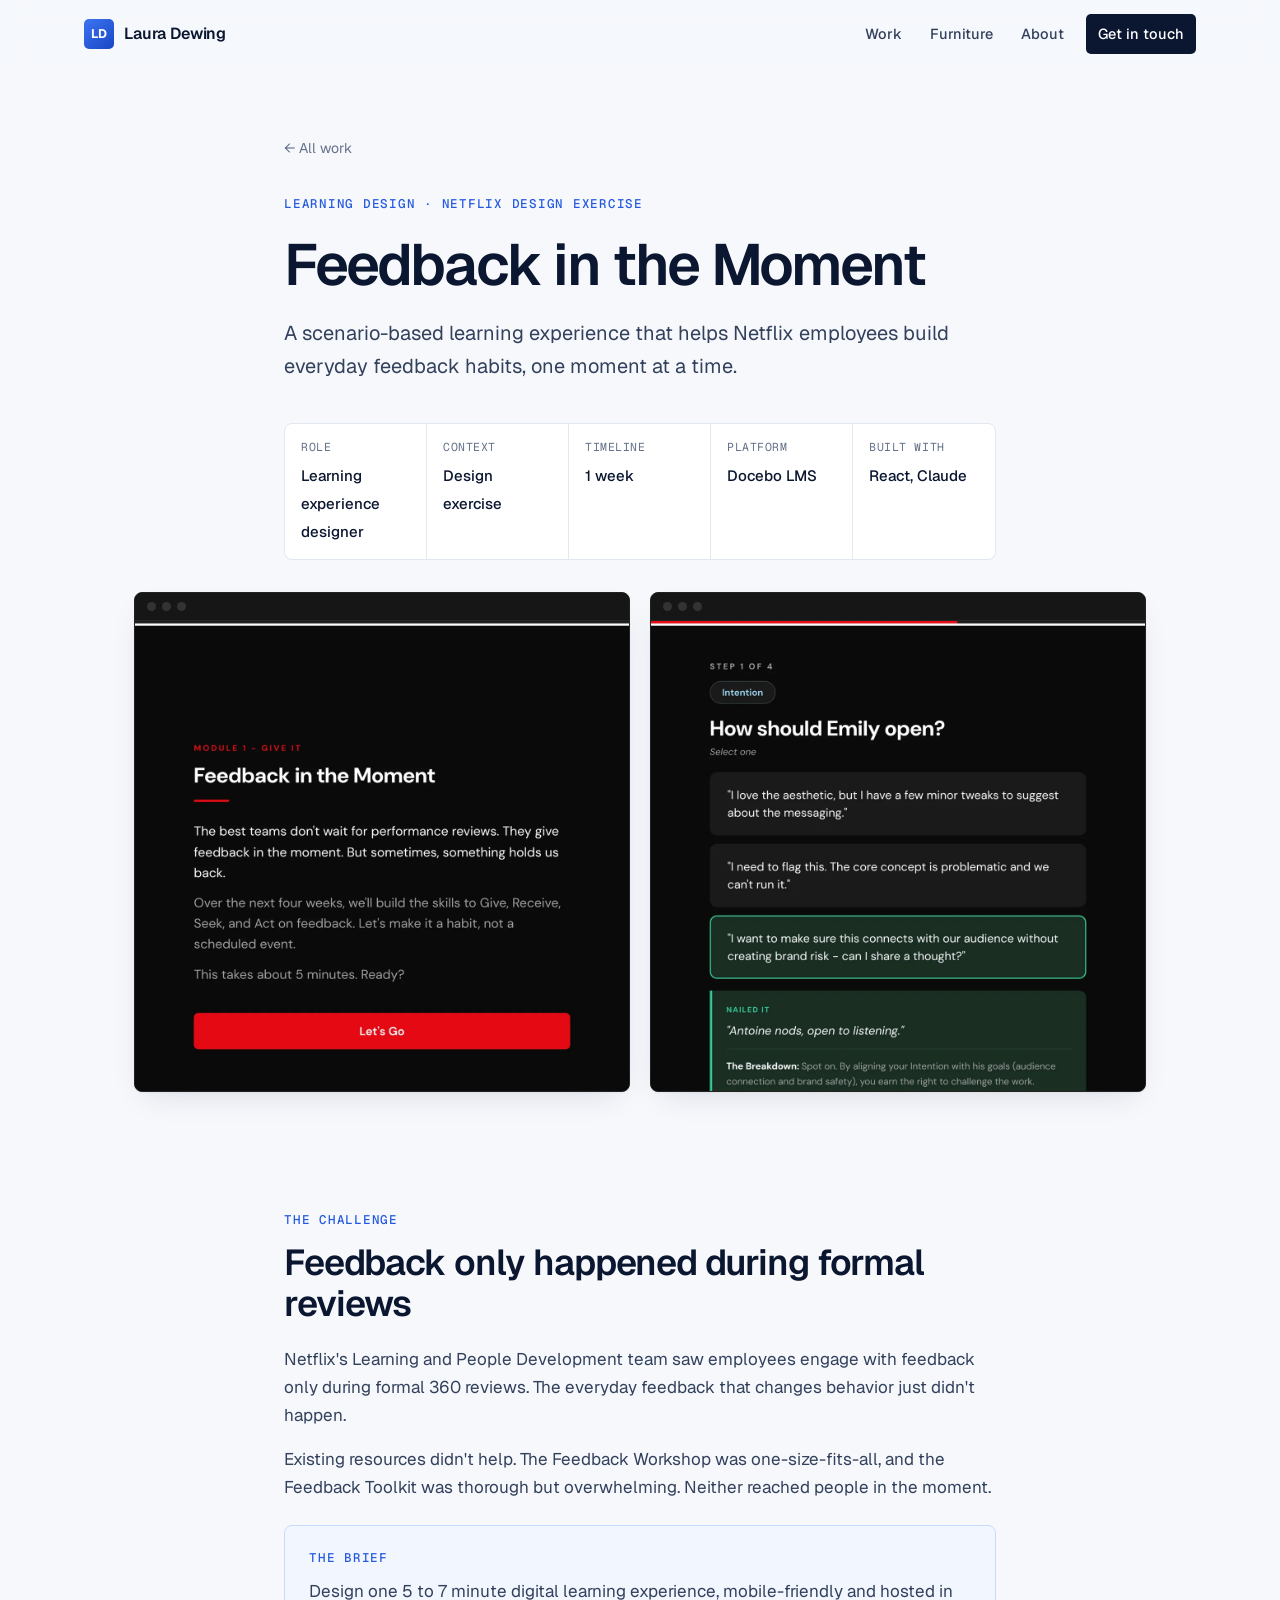
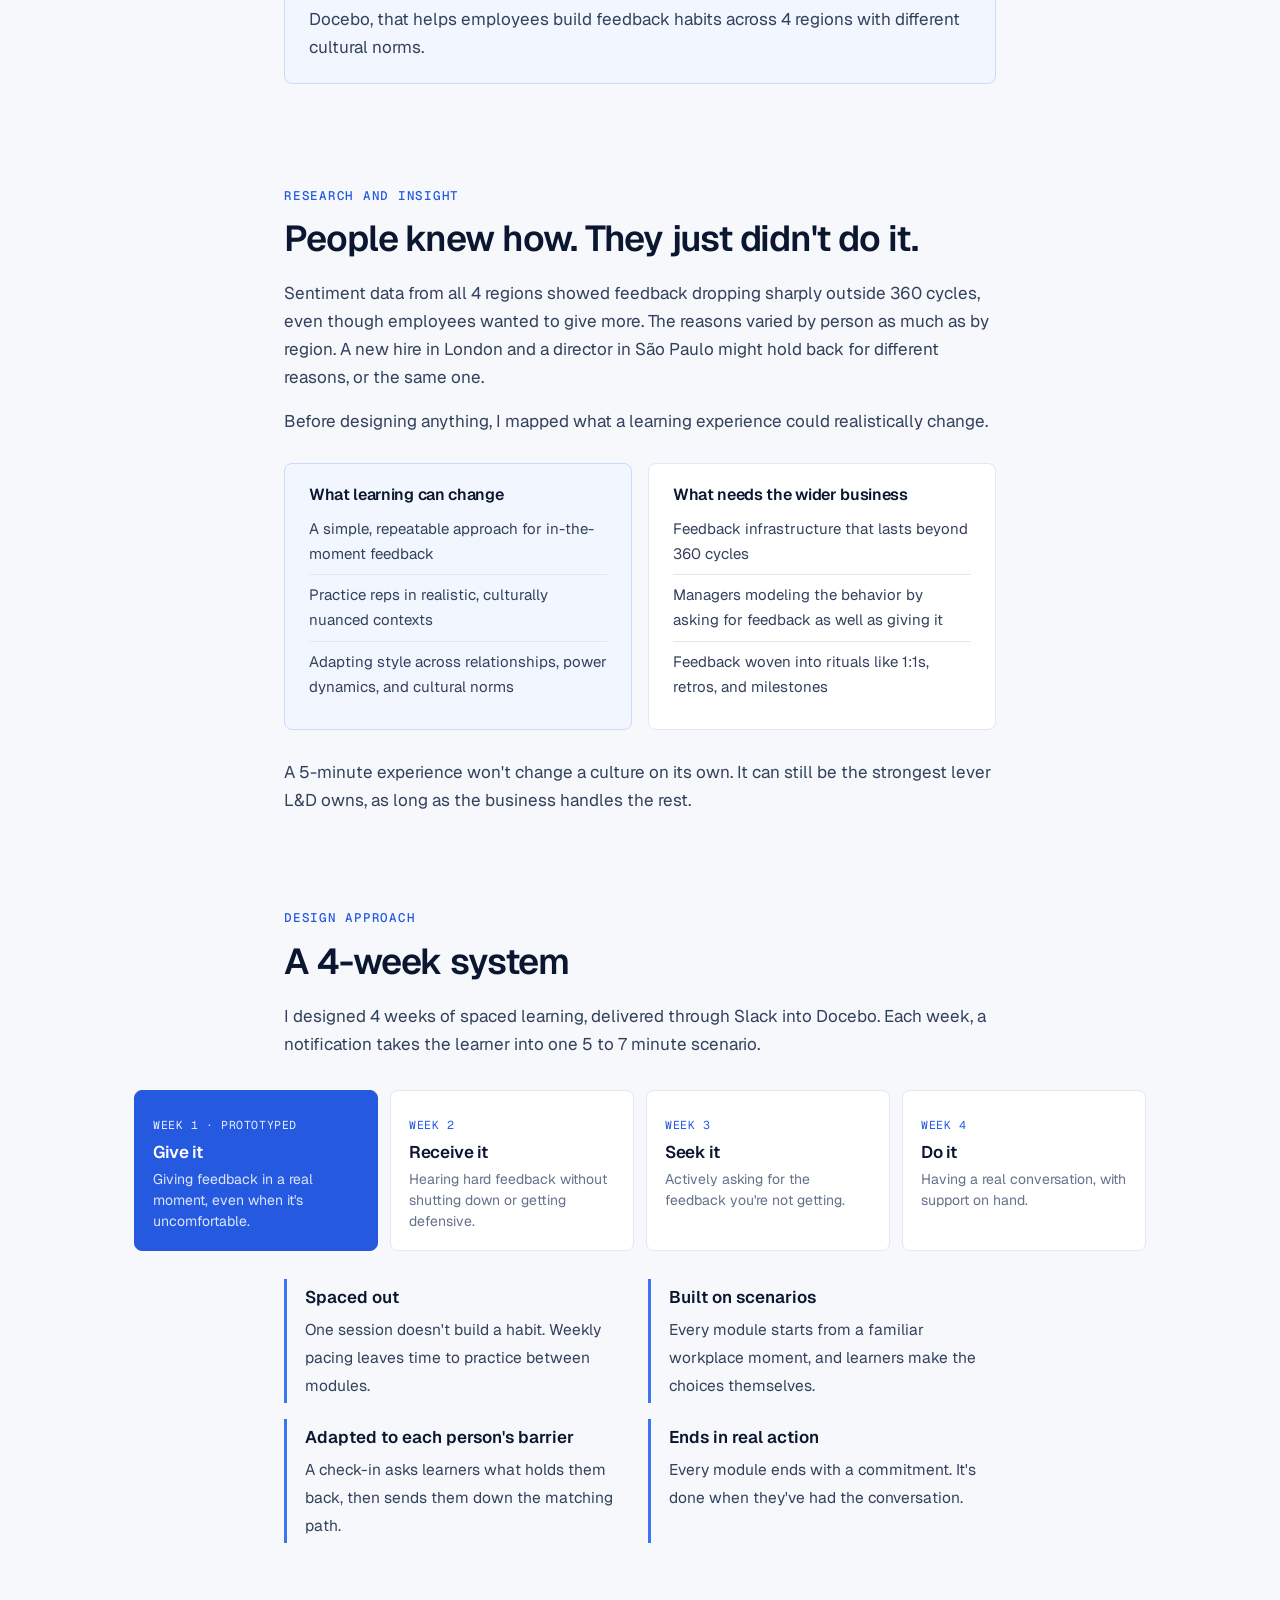
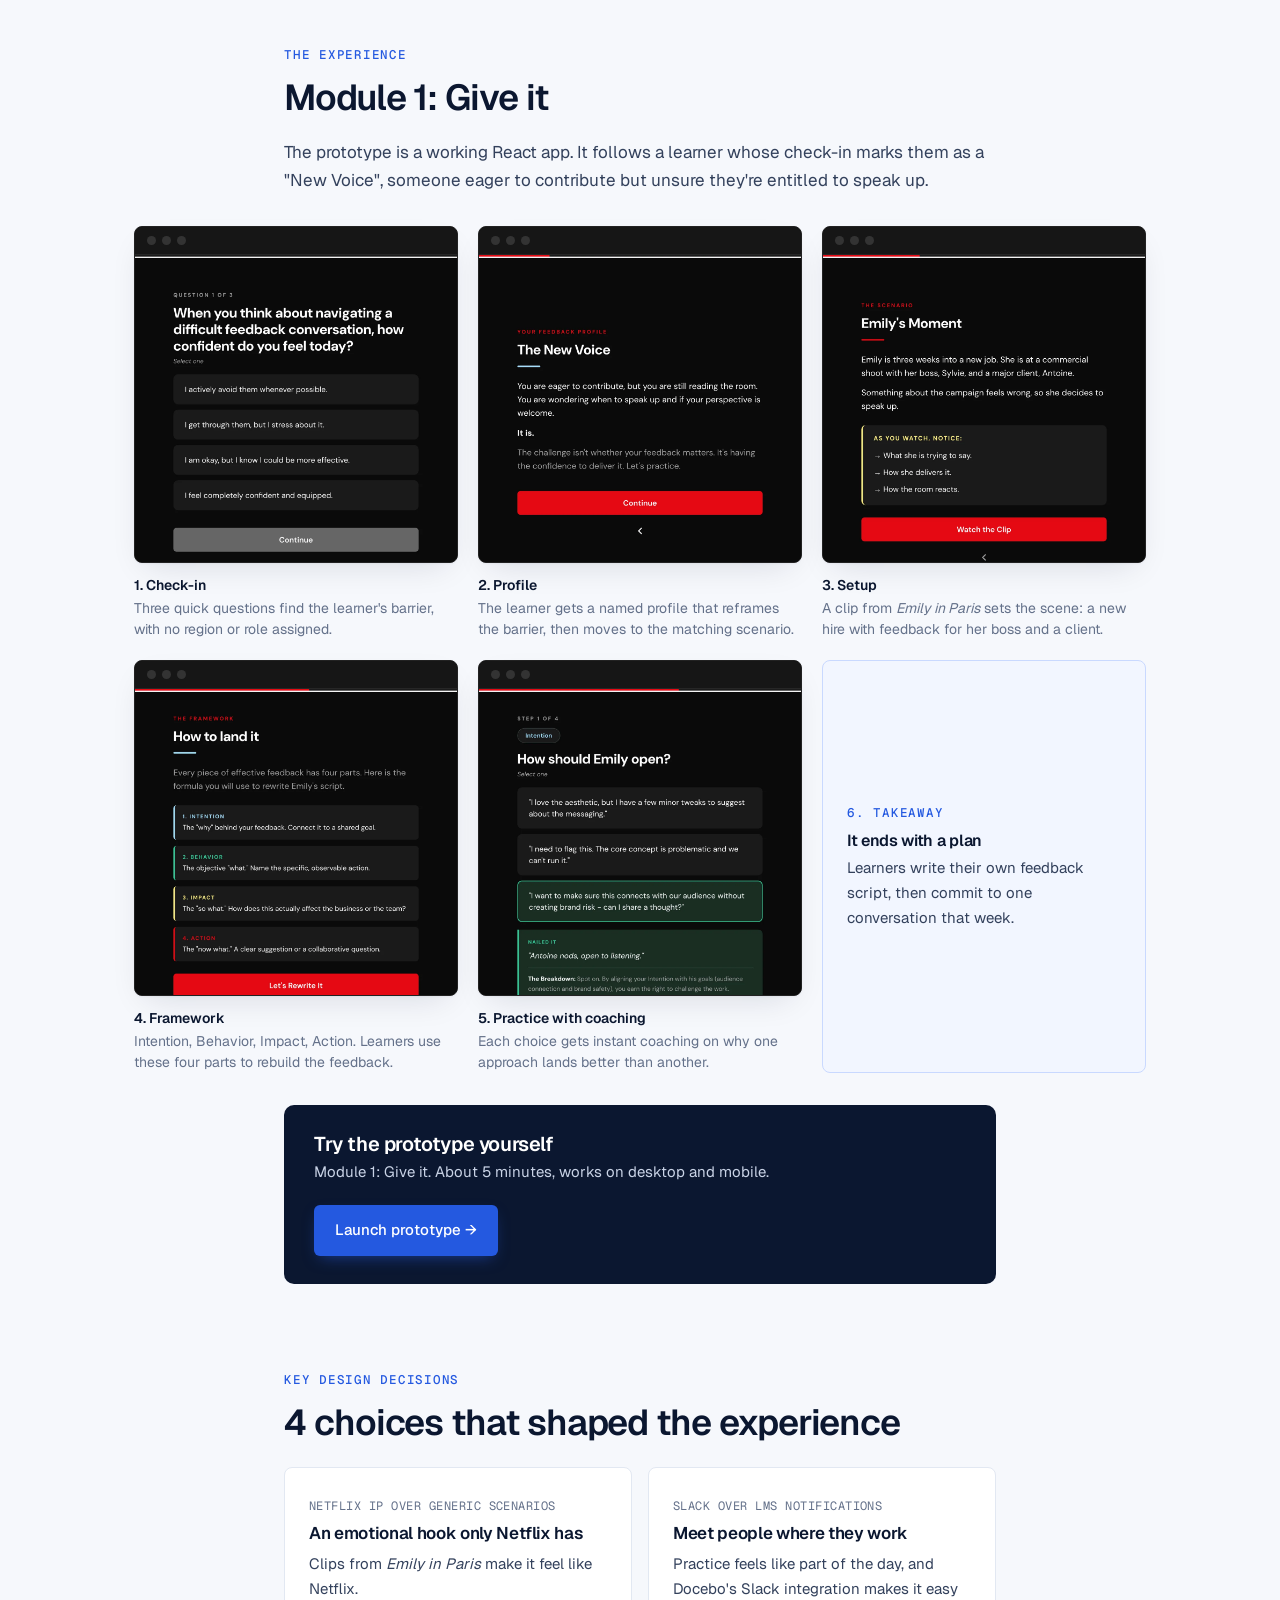
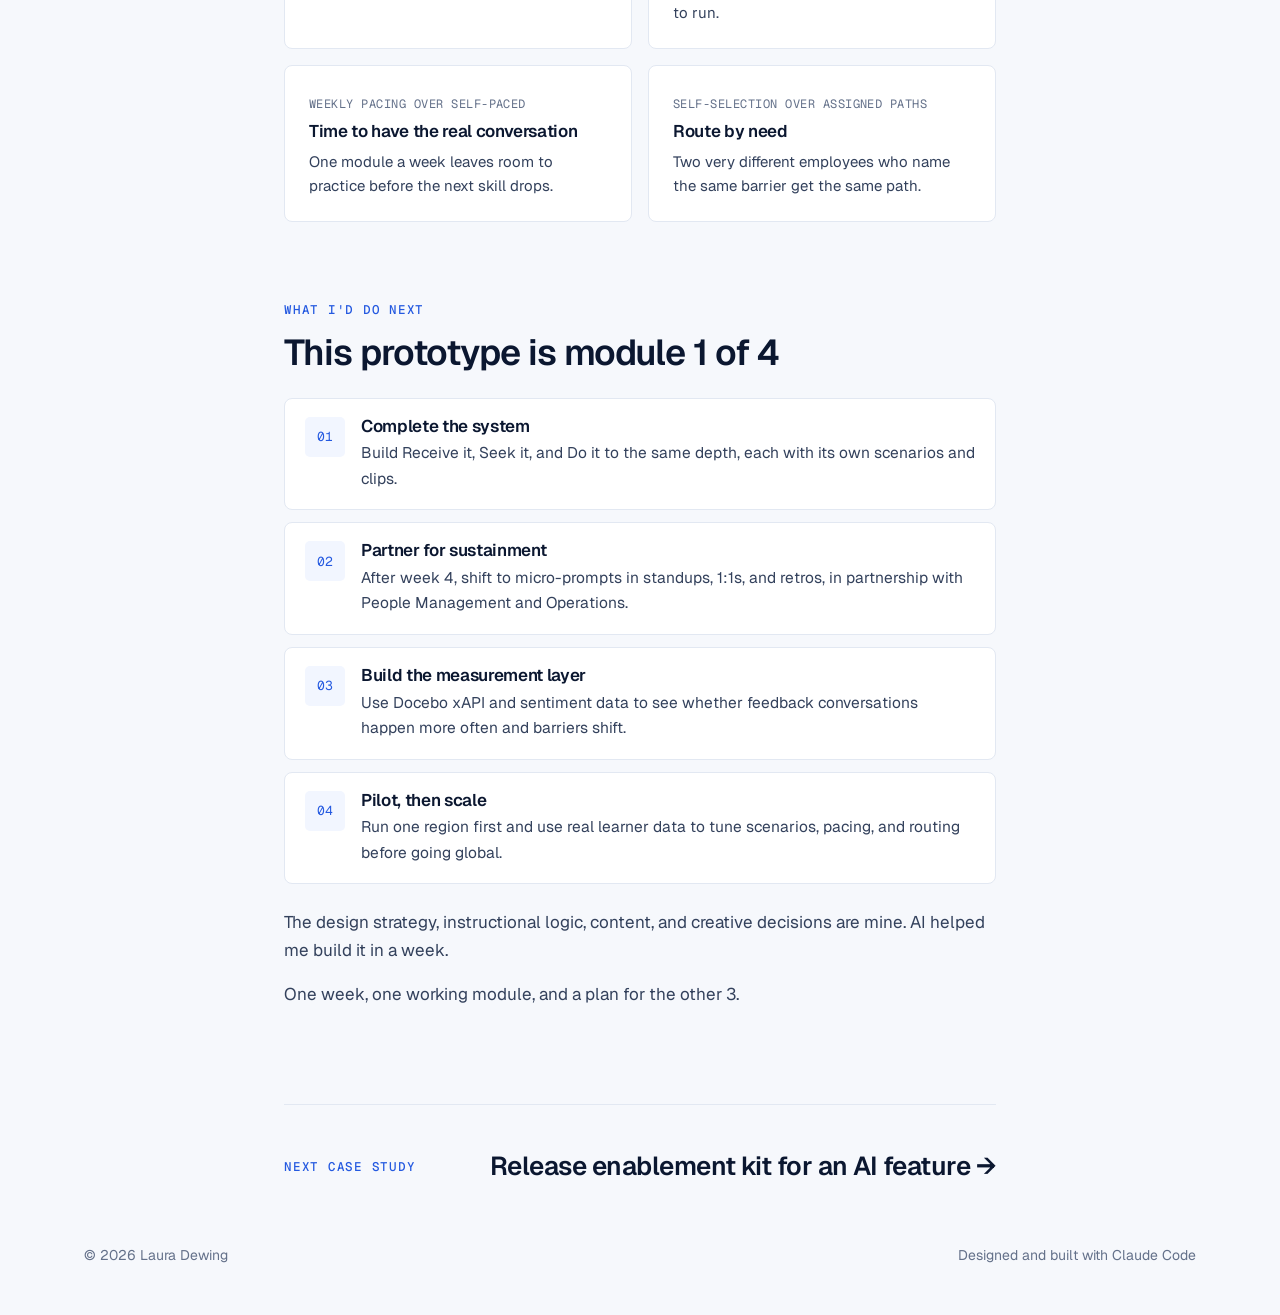
<file: feedback-in-the-moment.html>
<!DOCTYPE html>
<html lang="en">
<head>
  <meta charset="UTF-8">
  <meta name="viewport" content="width=device-width, initial-scale=1.0">
  <title>Feedback in the Moment | Laura Dewing</title>
  <meta property="og:type" content="website">
  <meta property="og:title" content="Feedback in the Moment | Laura Dewing">
  <meta property="og:description" content="A scenario-based learning experience that helps Netflix employees build everyday feedback habits. Case study by Laura Dewing.">
  <meta property="og:url" content="https://iamcalledlaura-cmyk.github.io/feedback-in-the-moment.html">
  <meta property="og:image" content="https://iamcalledlaura-cmyk.github.io/images/og-card.jpg">
  <meta property="og:image:width" content="1200">
  <meta property="og:image:height" content="630">
  <meta name="twitter:card" content="summary_large_image">
  <meta name="twitter:image" content="https://iamcalledlaura-cmyk.github.io/images/og-card.jpg">
  <meta name="description" content="A scenario-based learning experience that helps Netflix employees build everyday feedback habits. Case study by Laura Dewing.">
  <link rel="stylesheet" href="style.css?v=20261120a">
</head>
<body>

  <nav class="nav" id="nav">
    <div class="nav-inner">
      <a href="index.html" class="brand"><span class="brand-mark">LD</span>Laura Dewing</a>
      <div class="nav-links">
        <a href="index.html#work">Work</a>
        <a href="furniture.html">Furniture</a>
        <a href="index.html#about">About</a>
        <a href="mailto:iamcalledlaura@gmail.com" class="nav-cta">Get in touch</a>
      </div>
    </div>
  </nav>

  <header class="cs-hero">
    <div class="narrow fade-in">
      <a href="index.html#work" class="back">&larr; All work</a><br>
      <span class="eyebrow">Learning design &middot; Netflix design exercise</span>
      <h1>Feedback in the Moment</h1>
      <p class="lede">A scenario-based learning experience that helps Netflix employees build everyday feedback habits, one moment at a time.</p>
      <div class="cs-meta">
        <div><label>Role</label><span>Learning experience designer</span></div>
        <div><label>Context</label><span>Design exercise</span></div>
        <div><label>Timeline</label><span>1 week</span></div>
        <div><label>Platform</label><span>Docebo LMS</span></div>
        <div><label>Built with</label><span>React, Claude</span></div>
      </div>
    </div>
    <div class="wide fade-in">
      <div class="shots two">
        <figure class="shot dark"><div class="frame"><div class="frame-bar"><i></i><i></i><i></i></div><img src="images/fitm-intro.webp" alt="Module 1 welcome screen"></div></figure>
        <figure class="shot dark"><div class="frame"><div class="frame-bar"><i></i><i></i><i></i></div><img src="images/fitm-coaching.webp" alt="Coaching feedback after choosing an opening line"></div></figure>
      </div>
    </div>
  </header>

  <main class="narrow">

    <section class="cs-section fade-in">
      <span class="eyebrow">The challenge</span>
      <h2>Feedback only happened during formal reviews</h2>
      <p>Netflix's Learning and People Development team saw employees engage with feedback only during formal 360 reviews. The everyday feedback that changes behavior just didn't happen.</p>
      <p>Existing resources didn't help. The Feedback Workshop was one-size-fits-all, and the Feedback Toolkit was thorough but overwhelming. Neither reached people in the moment.</p>
      <div class="callout">
        <span class="eyebrow">The brief</span>
        <p>Design one 5 to 7 minute digital learning experience, mobile-friendly and hosted in Docebo, that helps employees build feedback habits across 4 regions with different cultural norms.</p>
      </div>
    </section>

    <section class="cs-section fade-in">
      <span class="eyebrow">Research and insight</span>
      <h2>People knew how. They just didn't do it.</h2>
      <p>Sentiment data from all 4 regions showed feedback dropping sharply outside 360 cycles, even though employees wanted to give more. The reasons varied by person as much as by region. A new hire in London and a director in S&atilde;o Paulo might hold back for different reasons, or the same one.</p>
      <p>Before designing anything, I mapped what a learning experience could realistically change.</p>
      <div class="two-col">
        <div class="col-card accent">
          <h4>What learning can change</h4>
          <ul>
            <li>A simple, repeatable approach for in-the-moment feedback</li>
            <li>Practice reps in realistic, culturally nuanced contexts</li>
            <li>Adapting style across relationships, power dynamics, and cultural norms</li>
          </ul>
        </div>
        <div class="col-card">
          <h4>What needs the wider business</h4>
          <ul>
            <li>Feedback infrastructure that lasts beyond 360 cycles</li>
            <li>Managers modeling the behavior by asking for feedback as well as giving it</li>
            <li>Feedback woven into rituals like 1:1s, retros, and milestones</li>
          </ul>
        </div>
      </div>
      <p>A 5-minute experience won't change a culture on its own. It can still be the strongest lever L&amp;D owns, as long as the business handles the rest.</p>
    </section>

    <section class="cs-section fade-in">
      <span class="eyebrow">Design approach</span>
      <h2>A 4-week system</h2>
      <p>I designed 4 weeks of spaced learning, delivered through Slack into Docebo. Each week, a notification takes the learner into one 5 to 7 minute scenario.</p>
    </section>
  </main>

  <div class="wide fade-in">
    <div class="timeline">
      <div class="wk on"><span class="k">Week 1 &middot; prototyped</span><h4>Give it</h4><p>Giving feedback in a real moment, even when it's uncomfortable.</p></div>
      <div class="wk"><span class="k">Week 2</span><h4>Receive it</h4><p>Hearing hard feedback without shutting down or getting defensive.</p></div>
      <div class="wk"><span class="k">Week 3</span><h4>Seek it</h4><p>Actively asking for the feedback you're not getting.</p></div>
      <div class="wk"><span class="k">Week 4</span><h4>Do it</h4><p>Having a real conversation, with support on hand.</p></div>
    </div>
  </div>

  <main class="narrow">
    <section class="fade-in">
      <div class="principles">
        <div class="principle"><b>Spaced out</b><span>One session doesn't build a habit. Weekly pacing leaves time to practice between modules.</span></div>
        <div class="principle"><b>Built on scenarios</b><span>Every module starts from a familiar workplace moment, and learners make the choices themselves.</span></div>
        <div class="principle"><b>Adapted to each person's barrier</b><span>A check-in asks learners what holds them back, then sends them down the matching path.</span></div>
        <div class="principle"><b>Ends in real action</b><span>Every module ends with a commitment. It's done when they've had the conversation.</span></div>
      </div>
    </section>

    <section class="cs-section fade-in">
      <span class="eyebrow">The experience</span>
      <h2>Module 1: Give it</h2>
      <p>The prototype is a working React app. It follows a learner whose check-in marks them as a "New Voice", someone eager to contribute but unsure they're entitled to speak up.</p>
    </section>
  </main>

  <div class="wide fade-in">
    <div class="shots">
      <figure class="shot dark">
        <div class="frame"><div class="frame-bar"><i></i><i></i><i></i></div><img src="images/fitm-checkin.webp" alt="Check-in question about confidence giving feedback" loading="lazy"></div>
        <figcaption><b>1. Check-in</b>Three quick questions find the learner's barrier, with no region or role assigned.</figcaption>
      </figure>
      <figure class="shot dark">
        <div class="frame"><div class="frame-bar"><i></i><i></i><i></i></div><img src="images/fitm-profile.webp" alt="Feedback profile result: The New Voice" loading="lazy"></div>
        <figcaption><b>2. Profile</b>The learner gets a named profile that reframes the barrier, then moves to the matching scenario.</figcaption>
      </figure>
      <figure class="shot dark">
        <div class="frame"><div class="frame-bar"><i></i><i></i><i></i></div><img src="images/fitm-scenario.webp" alt="Scenario setup for Emily's moment" loading="lazy"></div>
        <figcaption><b>3. Setup</b>A clip from <em>Emily in Paris</em> sets the scene: a new hire with feedback for her boss and a client.</figcaption>
      </figure>
      <figure class="shot dark">
        <div class="frame"><div class="frame-bar"><i></i><i></i><i></i></div><img src="images/fitm-framework.webp" alt="The I/B/I/A feedback framework" loading="lazy"></div>
        <figcaption><b>4. Framework</b>Intention, Behavior, Impact, Action. Learners use these four parts to rebuild the feedback.</figcaption>
      </figure>
      <figure class="shot dark">
        <div class="frame"><div class="frame-bar"><i></i><i></i><i></i></div><img src="images/fitm-coaching.webp" alt="Choosing an opening line and receiving coaching" loading="lazy"></div>
        <figcaption><b>5. Practice with coaching</b>Each choice gets instant coaching on why one approach lands better than another.</figcaption>
      </figure>
      <div class="col-card accent" style="display:flex;flex-direction:column;justify-content:center">
        <span class="eyebrow">6. Takeaway</span>
        <h4 style="margin:8px 0 6px">It ends with a plan</h4>
        <p style="font-size:15px;margin:0">Learners write their own feedback script, then commit to one conversation that week.</p>
      </div>
    </div>
  </div>

  <main class="narrow">
    <div class="proto-cta fade-in">
      <div>
        <h3>Try the prototype yourself</h3>
        <p>Module 1: Give it. About 5 minutes, works on desktop and mobile.</p>
      </div>
      <a href="https://gn3tfl.csb.app/" target="_blank" rel="noopener" class="btn btn-primary">Launch prototype &rarr;</a>
    </div>

    <section class="cs-section fade-in">
      <span class="eyebrow">Key design decisions</span>
      <h2>4 choices that shaped the experience</h2>
      <div class="decisions">
        <div class="decision"><span class="vs">Netflix IP over generic scenarios</span><h4>An emotional hook only Netflix has</h4><p>Clips from <em>Emily in Paris</em> make it feel like Netflix.</p></div>
        <div class="decision"><span class="vs">Slack over LMS notifications</span><h4>Meet people where they work</h4><p>Practice feels like part of the day, and Docebo's Slack integration makes it easy to run.</p></div>
        <div class="decision"><span class="vs">Weekly pacing over self-paced</span><h4>Time to have the real conversation</h4><p>One module a week leaves room to practice before the next skill drops.</p></div>
        <div class="decision"><span class="vs">Self-selection over assigned paths</span><h4>Route by need</h4><p>Two very different employees who name the same barrier get the same path.</p></div>
      </div>
    </section>

    <section class="cs-section fade-in">
      <span class="eyebrow">What I'd do next</span>
      <h2>This prototype is module 1 of 4</h2>
      <div class="steps">
        <div class="step"><div><h4>Complete the system</h4><p>Build Receive it, Seek it, and Do it to the same depth, each with its own scenarios and clips.</p></div></div>
        <div class="step"><div><h4>Partner for sustainment</h4><p>After week 4, shift to micro-prompts in standups, 1:1s, and retros, in partnership with People Management and Operations.</p></div></div>
        <div class="step"><div><h4>Build the measurement layer</h4><p>Use Docebo xAPI and sentiment data to see whether feedback conversations happen more often and barriers shift.</p></div></div>
        <div class="step"><div><h4>Pilot, then scale</h4><p>Run one region first and use real learner data to tune scenarios, pacing, and routing before going global.</p></div></div>
      </div>
      <p>The design strategy, instructional logic, content, and creative decisions are mine. AI helped me build it in a week.</p>
      <p>One week, one working module, and a plan for the other 3.</p>
    </section>


    <div class="next-cs">
      <span class="eyebrow">Next case study</span>
      <a href="release-enablement-kit.html" class="big">Release enablement kit for an AI feature &rarr;</a>
    </div>
  </main>

  <footer class="footer">
    <div class="container"><span>&copy; 2026 Laura Dewing</span><span>Designed and built with Claude Code</span></div>
  </footer>
  <script src="site.js?v=20261104a"></script>
  <script data-goatcounter="https://lauradewing.goatcounter.com/count" async src="https://gc.zgo.at/count.js"></script>
</body>
</html>
</file>
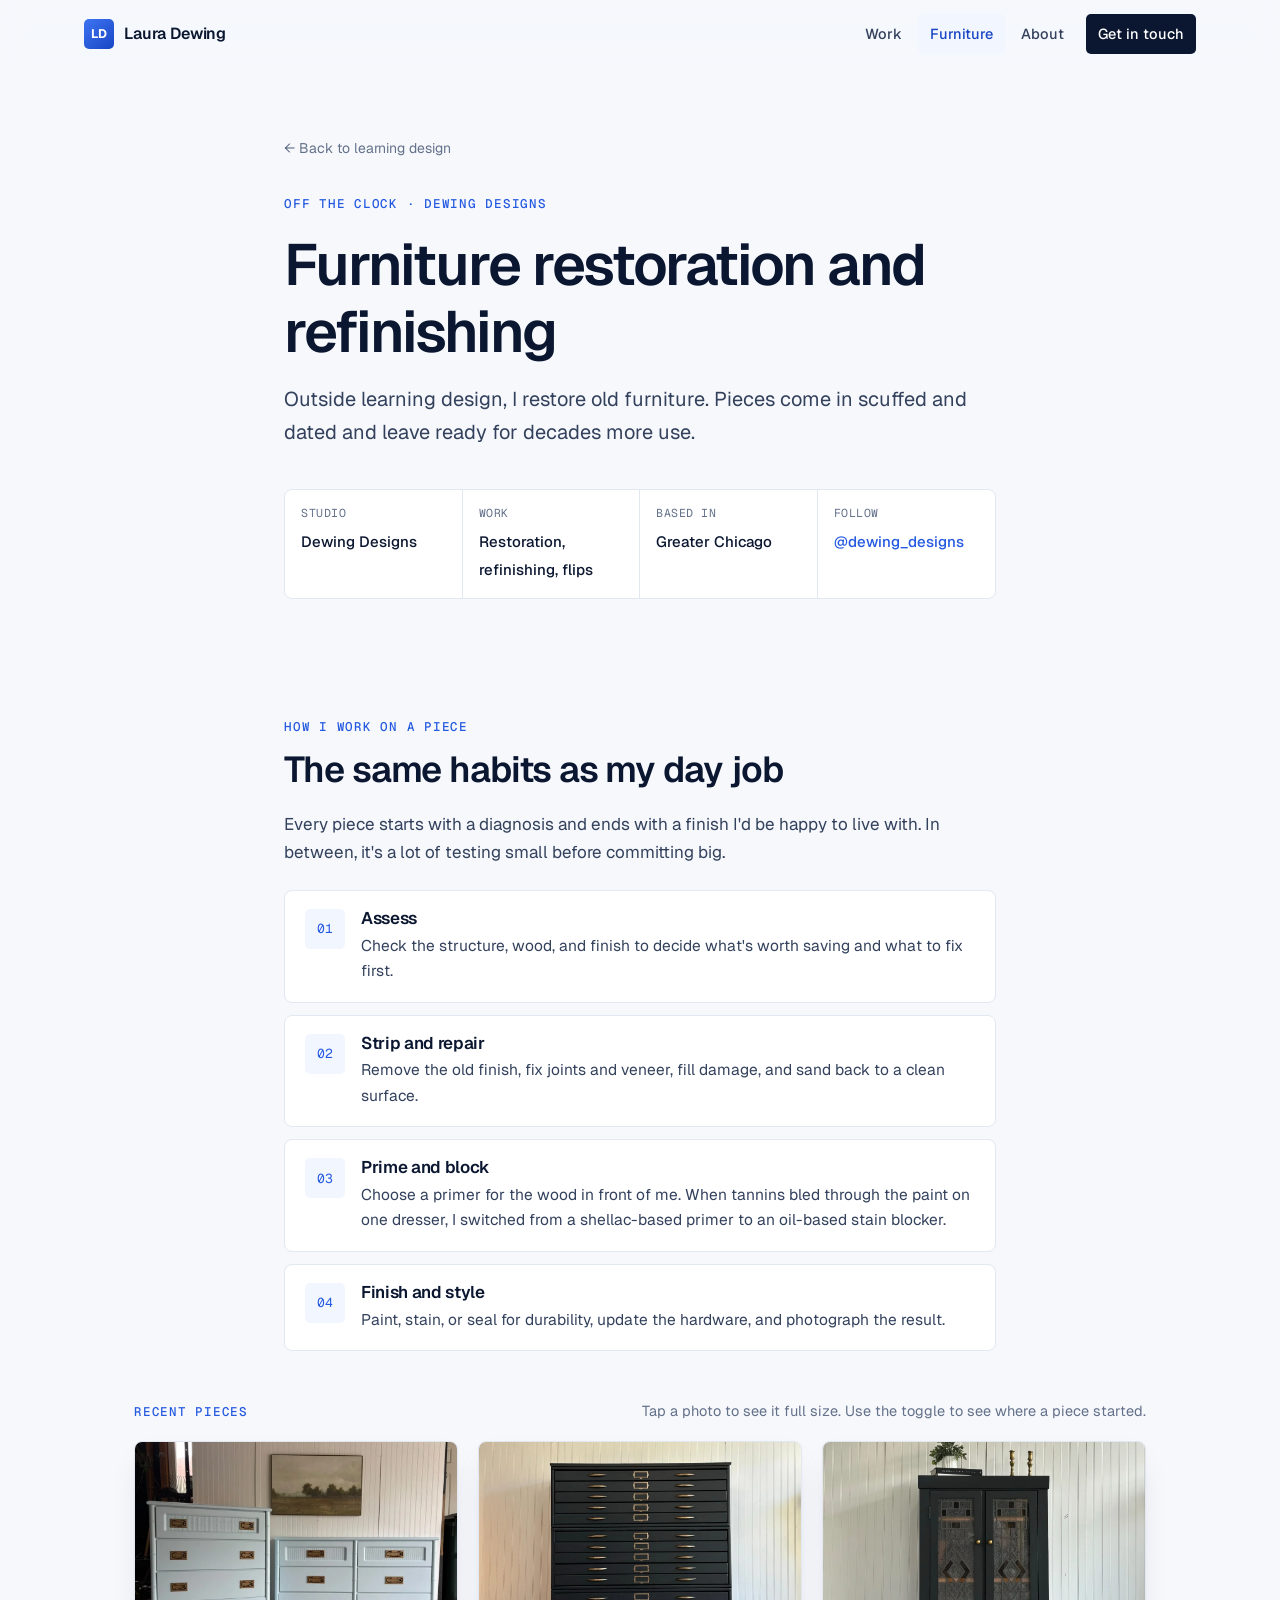
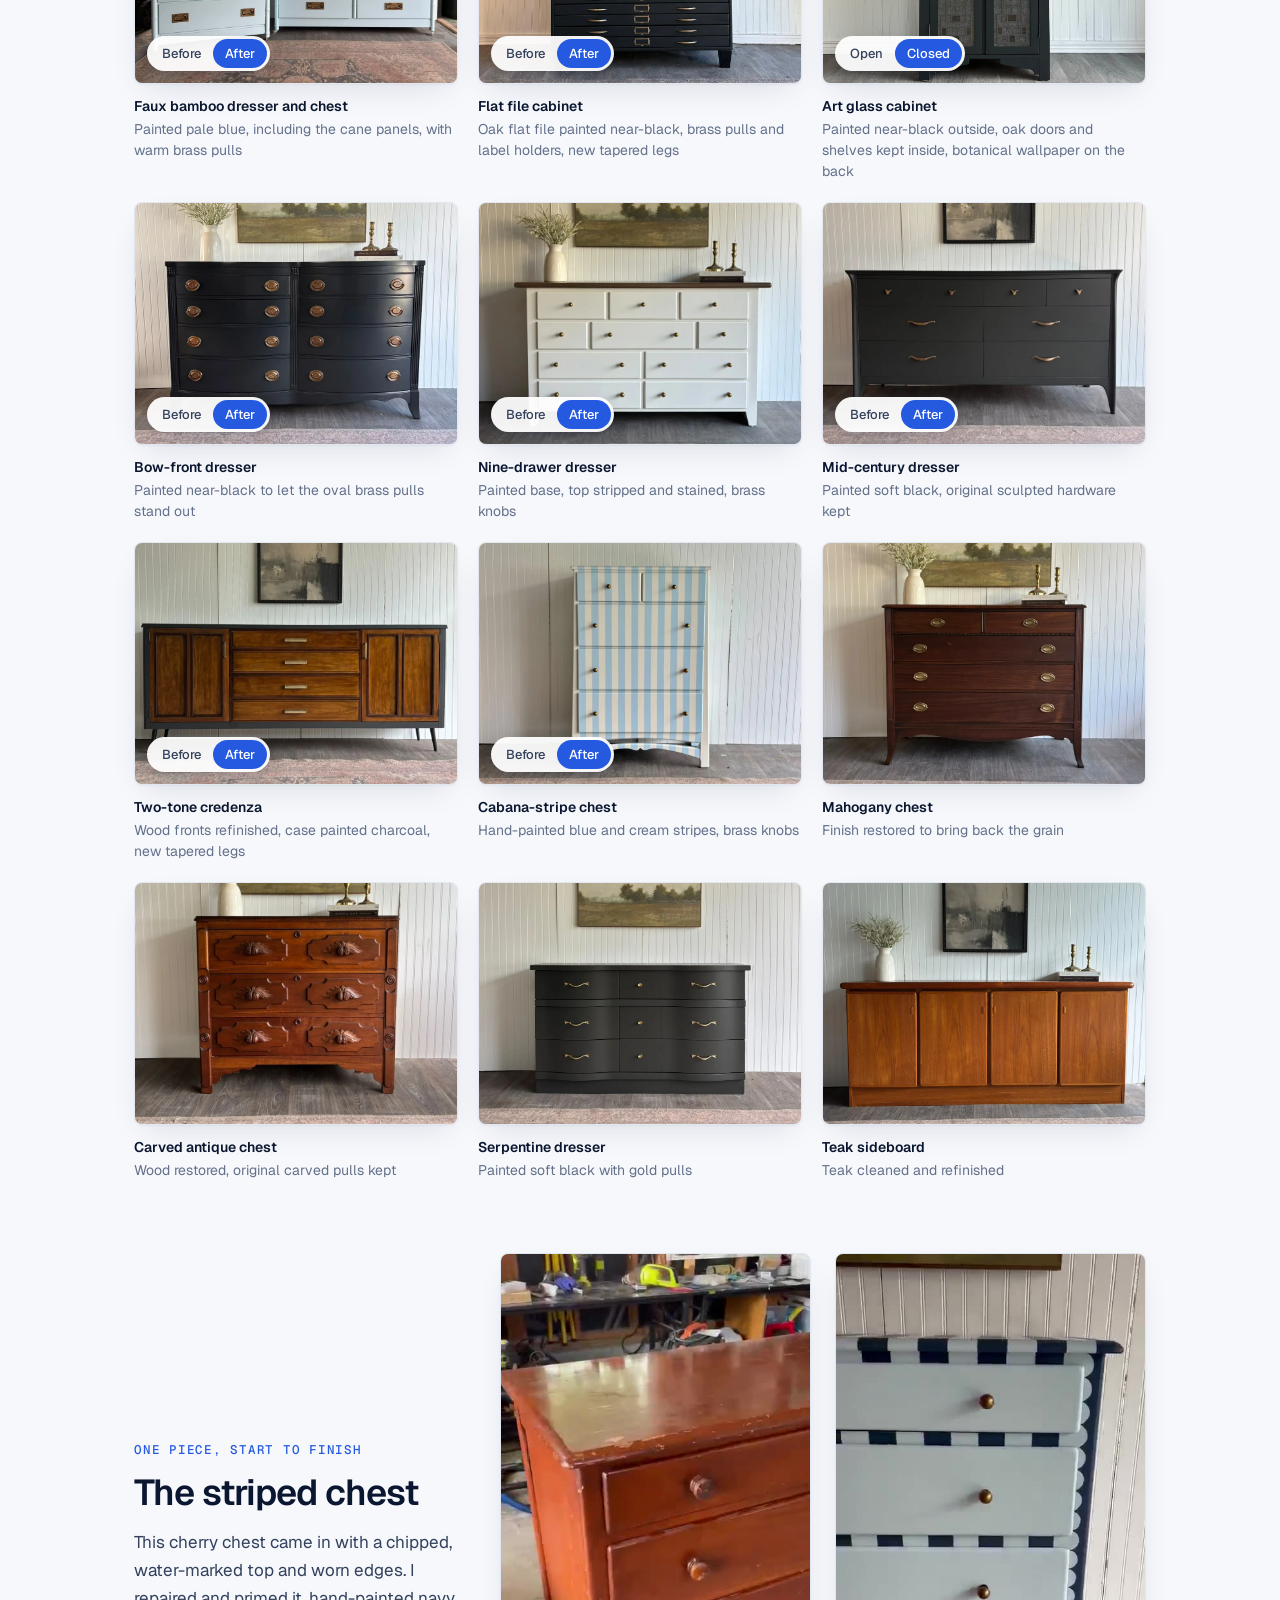
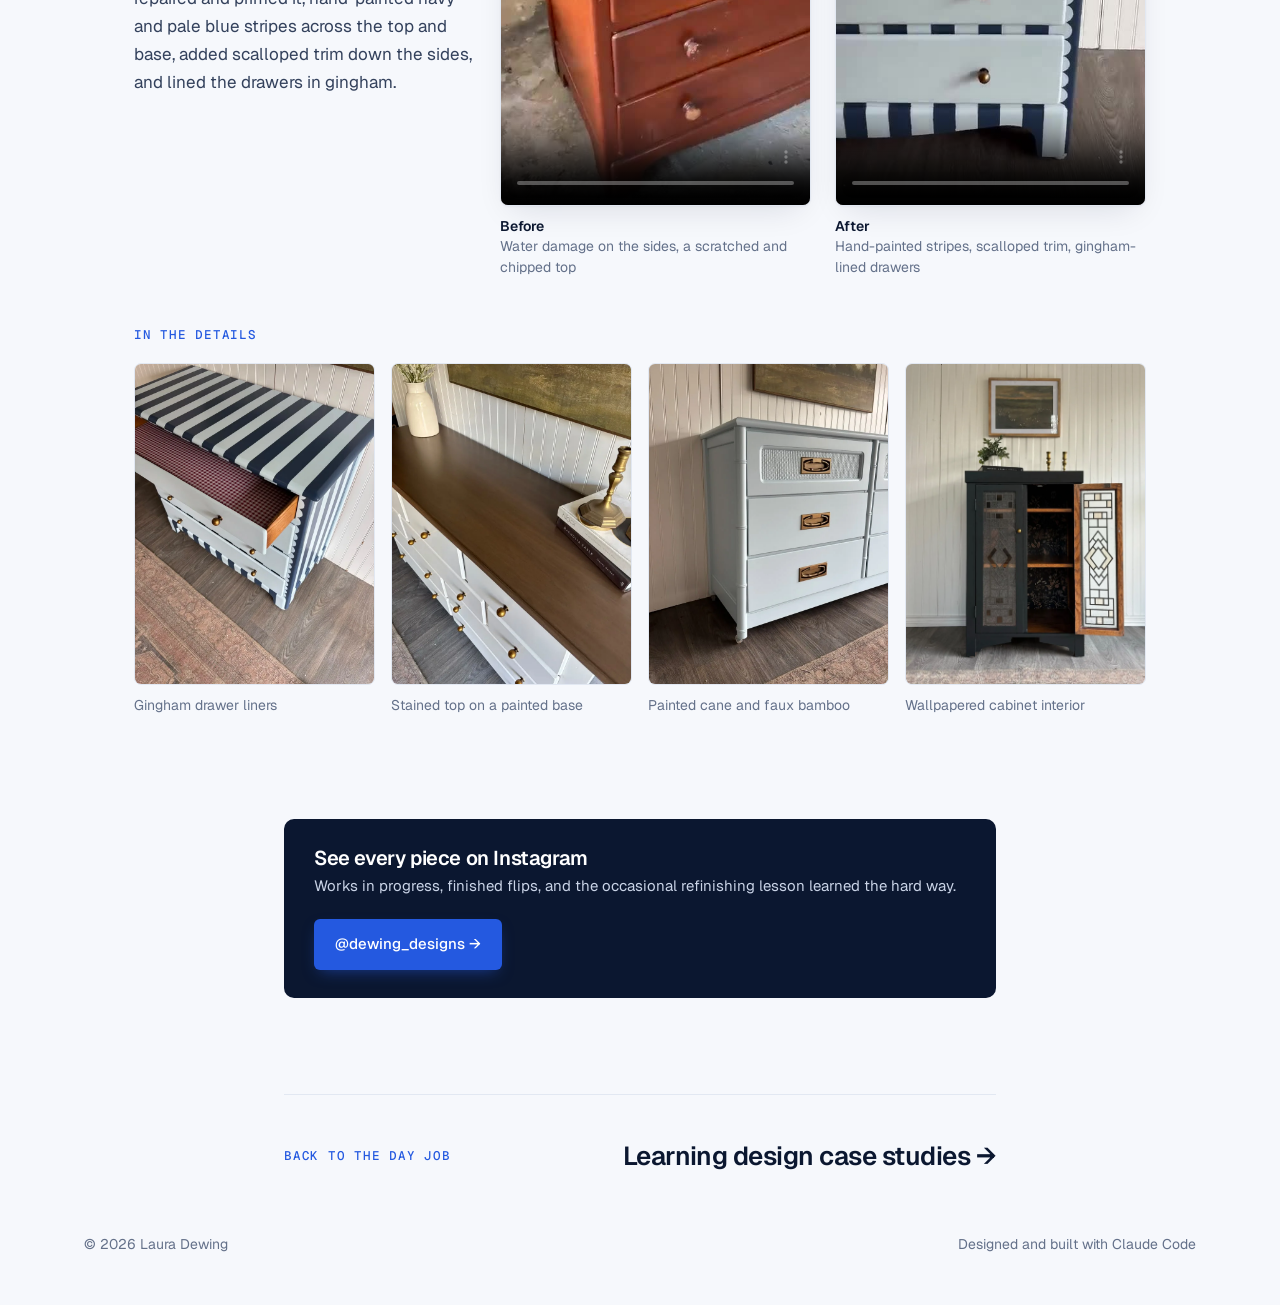
<file: furniture.html>
<!DOCTYPE html>
<html lang="en">
<head>
  <meta charset="UTF-8">
  <meta name="viewport" content="width=device-width, initial-scale=1.0">
  <title>Dewing Designs | Furniture restoration by Laura Dewing</title>
  <meta property="og:type" content="website">
  <meta property="og:title" content="Dewing Designs | Furniture restoration by Laura Dewing">
  <meta property="og:description" content="Furniture restoration and refinishing by Laura Dewing: before-and-after pieces from Dewing Designs.">
  <meta property="og:url" content="https://iamcalledlaura-cmyk.github.io/furniture.html">
  <meta property="og:image" content="https://iamcalledlaura-cmyk.github.io/images/og-card.jpg">
  <meta property="og:image:width" content="1200">
  <meta property="og:image:height" content="630">
  <meta name="twitter:card" content="summary_large_image">
  <meta name="twitter:image" content="https://iamcalledlaura-cmyk.github.io/images/og-card.jpg">
  <meta name="description" content="Furniture restoration and refinishing by Laura Dewing: before-and-after pieces from Dewing Designs.">
  <link rel="stylesheet" href="style.css?v=20261120a">
</head>
<body>

  <nav class="nav" id="nav">
    <div class="nav-inner">
      <a href="index.html" class="brand"><span class="brand-mark">LD</span>Laura Dewing</a>
      <div class="nav-links">
        <a href="index.html#work">Work</a>
        <a href="furniture.html" aria-current="page">Furniture</a>
        <a href="index.html#about">About</a>
        <a href="mailto:iamcalledlaura@gmail.com" class="nav-cta">Get in touch</a>
      </div>
    </div>
  </nav>

  <header class="cs-hero">
    <div class="narrow fade-in">
      <a href="index.html" class="back">&larr; Back to learning design</a><br>
      <span class="eyebrow">Off the clock &middot; Dewing Designs</span>
      <h1>Furniture restoration and refinishing</h1>
      <p class="lede">Outside learning design, I restore old furniture. Pieces come in scuffed and dated and leave ready for decades more use.</p>
      <div class="cs-meta">
        <div><label>Studio</label><span>Dewing Designs</span></div>
        <div><label>Work</label><span>Restoration, refinishing, flips</span></div>
        <div><label>Based in</label><span>Greater Chicago</span></div>
        <div><label>Follow</label><span><a href="https://www.instagram.com/dewing_designs/" target="_blank" rel="noopener">@dewing_designs</a></span></div>
      </div>
    </div>
  </header>

  <div class="narrow">
    <section class="cs-section fade-in">
      <span class="eyebrow">How I work on a piece</span>
      <h2>The same habits as my day job</h2>
      <p>Every piece starts with a diagnosis and ends with a finish I'd be happy to live with. In between, it's a lot of testing small before committing big.</p>
      <div class="steps">
        <div class="step"><div><h4>Assess</h4><p>Check the structure, wood, and finish to decide what's worth saving and what to fix first.</p></div></div>
        <div class="step"><div><h4>Strip and repair</h4><p>Remove the old finish, fix joints and veneer, fill damage, and sand back to a clean surface.</p></div></div>
        <div class="step"><div><h4>Prime and block</h4><p>Choose a primer for the wood in front of me. When tannins bled through the paint on one dresser, I switched from a shellac-based primer to an oil-based stain blocker.</p></div></div>
        <div class="step"><div><h4>Finish and style</h4><p>Paint, stain, or seal for durability, update the hardware, and photograph the result.</p></div></div>
      </div>
    </section>
  </div>

  <section class="wide fade-in" aria-label="Before and after gallery">
    <div class="fx-head">
      <span class="eyebrow">Recent pieces</span>
      <p>Tap a photo to see it full size. Use the toggle to see where a piece started.</p>
    </div>
    <div class="fx-grid" id="fx-grid"></div>
  </section>

  <section class="wide fade-in fx-feature" aria-label="One piece, start to finish">
    <div class="fx-feature-text">
      <span class="eyebrow">One piece, start to finish</span>
      <h2>The striped chest</h2>
      <p>This cherry chest came in with a chipped, water-marked top and worn edges. I repaired and primed it, hand-painted navy and pale blue stripes across the top and base, added scalloped trim down the sides, and lined the drawers in gingham.</p>
    </div>
    <figure class="fx-video">
      <video src="videos/furniture/stripe-chest-before.mp4" poster="videos/furniture/stripe-chest-before.jpg" muted loop playsinline controls preload="metadata"></video>
      <figcaption><b>Before</b>Water damage on the sides, a scratched and chipped top</figcaption>
    </figure>
    <figure class="fx-video">
      <video src="videos/furniture/stripe-chest-reveal.mp4" poster="videos/furniture/stripe-chest-reveal.jpg" muted loop playsinline controls preload="metadata"></video>
      <figcaption><b>After</b>Hand-painted stripes, scalloped trim, gingham-lined drawers</figcaption>
    </figure>
  </section>

  <section class="wide fade-in" aria-label="Finish details">
    <div class="fx-head"><span class="eyebrow">In the details</span></div>
    <div class="fx-details">
      <figure><img src="images/furniture/stripe-chest-drawer.webp" alt="Open drawer of the striped chest showing a red gingham liner" loading="lazy"><figcaption>Gingham drawer liners</figcaption></figure>
      <figure><img src="images/furniture/nine-drawer-top.webp" alt="Stained walnut-tone top on a white nine-drawer dresser" loading="lazy"><figcaption>Stained top on a painted base</figcaption></figure>
      <figure><img src="images/furniture/bamboo-detail.webp" alt="Corner of the pale blue faux bamboo dresser with painted cane panel and brass pull" loading="lazy"><figcaption>Painted cane and faux bamboo</figcaption></figure>
      <figure><img src="images/furniture/glass-cabinet-one-open.webp" alt="Black cabinet with one door open, showing oak shelves and dark botanical wallpaper inside" loading="lazy" style="object-position:center 60%"><figcaption>Wallpapered cabinet interior</figcaption></figure>
    </div>
  </section>

  <main class="narrow">

    <section class="cs-section fade-in">
      <div class="proto-cta">
        <div>
          <h3>See every piece on Instagram</h3>
          <p>Works in progress, finished flips, and the occasional refinishing lesson learned the hard way.</p>
        </div>
        <a href="https://www.instagram.com/dewing_designs/" target="_blank" rel="noopener" class="btn btn-primary">@dewing_designs &rarr;</a>
      </div>
    </section>

    <div class="next-cs">
      <span class="eyebrow">Back to the day job</span>
      <a href="index.html#work" class="big">Learning design case studies &rarr;</a>
    </div>
  </main>

  <footer class="footer">
    <div class="container"><span>&copy; 2026 Laura Dewing</span><span>Designed and built with Claude Code</span></div>
  </footer>

  <script>
    /* Gallery: add one entry per piece. Put photos in images/furniture/.
       "before" is optional; with it, the card shows a before/after toggle. */
    var F = 'images/furniture/';
    var PIECES = [
      { title: 'Faux bamboo dresser and chest', note: 'Painted pale blue, including the cane panels, with warm brass pulls', before: F+'bamboo-set-before.webp', after: F+'bamboo-set-after.webp' },
      { title: 'Flat file cabinet', note: 'Oak flat file painted near-black, brass pulls and label holders, new tapered legs', before: F+'flat-file-before.webp', after: F+'flat-file-after.webp', pos: 'center 42%', bpos: 'center 62%' },
      { title: 'Art glass cabinet', note: 'Painted near-black outside, oak doors and shelves kept inside, botanical wallpaper on the back', labels: ['Open', 'Closed'], before: F+'glass-cabinet-open.webp', after: F+'glass-cabinet-closed.webp', pos: 'center 62%', bpos: 'center 62%' },
      { title: 'Bow-front dresser', note: 'Painted near-black to let the oval brass pulls stand out', before: F+'bowfront-dresser-before.webp', after: F+'bowfront-dresser-after.webp', pos: 'center 72%', bpos: 'center 62%' },
      { title: 'Nine-drawer dresser', note: 'Painted base, top stripped and stained, brass knobs', before: F+'nine-drawer-progress.webp', after: F+'nine-drawer-after.webp', pos: 'center 72%', bpos: 'center 58%' },
      { title: 'Mid-century dresser', note: 'Painted soft black, original sculpted hardware kept', before: F+'mcm-dresser-before.webp', after: F+'mcm-dresser-after.webp', pos: 'center 75%' },
      { title: 'Two-tone credenza', note: 'Wood fronts refinished, case painted charcoal, new tapered legs', before: F+'credenza-before.webp', after: F+'credenza-after.webp', pos: 'center 72%' },
      { title: 'Cabana-stripe chest', note: 'Hand-painted blue and cream stripes, brass knobs', before: F+'stripe-highboy-before.webp', after: F+'stripe-highboy-after.webp', pos: 'center 62%', bpos: 'center 42%' },
      { title: 'Mahogany chest', note: 'Finish restored to bring back the grain', after: F+'mahogany-chest-after.webp', pos: 'center 72%' },
      { title: 'Carved antique chest', note: 'Wood restored, original carved pulls kept', after: F+'carved-chest-after.webp', pos: 'center 72%' },
      { title: 'Serpentine dresser', note: 'Painted soft black with gold pulls', after: F+'serpentine-dresser-after.webp', pos: 'center 75%' },
      { title: 'Teak sideboard', note: 'Teak cleaned and refinished', after: F+'teak-sideboard-after.webp', pos: 'center 70%' },
    ];

    (function () {
      var grid = document.getElementById('fx-grid');
      if (!PIECES.length) {
        grid.parentNode.style.display = 'none';
        return;
      }
      PIECES.forEach(function (p, i) {
        var fig = document.createElement('figure');
        fig.className = 'fx';
        var media = document.createElement('div');
        media.className = 'fx-media';
        var after = new Image();
        after.src = p.after; after.alt = p.title + (p.labels ? ', ' + p.labels[1].toLowerCase() : (p.before ? ' after restoration' : '')); after.loading = 'lazy';
        if (p.pos) after.style.objectPosition = p.pos;
        media.appendChild(after);
        if (p.before) {
          var before = new Image();
          before.src = p.before; before.alt = p.title + (p.labels ? ', ' + p.labels[0].toLowerCase() : ' before restoration'); before.loading = 'lazy';
          before.className = 'fx-before';
          if (p.bpos) before.style.objectPosition = p.bpos;
          media.appendChild(before);
          var toggle = document.createElement('div');
          toggle.className = 'fx-toggle';
          var lb = p.labels || ['Before', 'After'];
          toggle.innerHTML = '<button type="button" aria-pressed="false"></button><button type="button" aria-pressed="true"></button>';
          toggle.children[0].textContent = lb[0]; toggle.children[1].textContent = lb[1];
          var btns = toggle.querySelectorAll('button');
          btns[0].onclick = function () { media.classList.add('show-before'); btns[0].setAttribute('aria-pressed', 'true'); btns[1].setAttribute('aria-pressed', 'false'); };
          btns[1].onclick = function () { media.classList.remove('show-before'); btns[1].setAttribute('aria-pressed', 'true'); btns[0].setAttribute('aria-pressed', 'false'); };
          media.appendChild(toggle);
        }
        media.tabIndex = 0;
        media.setAttribute('role', 'button');
        media.setAttribute('aria-label', 'Enlarge photos of the ' + p.title.toLowerCase());
        media.addEventListener('click', function (e) {
          if (e.target.closest('.fx-toggle')) return;
          window.fxOpen && window.fxOpen(i, media.classList.contains('show-before'), media);
        });
        media.addEventListener('keydown', function (e) {
          if ((e.key === 'Enter' || e.key === ' ') && e.target === media) { e.preventDefault(); window.fxOpen && window.fxOpen(i, media.classList.contains('show-before'), media); }
        });
        fig.appendChild(media);
        var cap = document.createElement('figcaption');
        cap.innerHTML = '<b></b><span></span>';
        cap.querySelector('b').textContent = p.title;
        cap.querySelector('span').textContent = p.note || '';
        fig.appendChild(cap);
        grid.appendChild(fig);
      });
    })();
  </script>
  <div class="lb" id="lb" hidden role="dialog" aria-modal="true" aria-label="Photo viewer">
    <button type="button" class="lb-btn lb-close" aria-label="Close">&times;</button>
    <button type="button" class="lb-btn lb-prev" aria-label="Previous piece">&lsaquo;</button>
    <button type="button" class="lb-btn lb-next" aria-label="Next piece">&rsaquo;</button>
    <figure class="lb-fig">
      <div class="lb-stage"><img class="lb-img" alt=""></div>
      <figcaption class="lb-bar">
        <div class="lb-cap"><b></b><span></span></div>
        <div class="fx-toggle lb-toggle"><button type="button"></button><button type="button"></button></div>
        <span class="lb-count"></span>
      </figcaption>
    </figure>
  </div>
  <script>
    (function () {
      var items = PIECES.slice();
      document.querySelectorAll('.fx-details figure').forEach(function (f) {
        var img = f.querySelector('img'), cap = f.querySelector('figcaption');
        var idx = items.length;
        items.push({ title: cap ? cap.textContent : '', after: img.getAttribute('src'), alt: img.alt });
        img.tabIndex = 0; img.setAttribute('role', 'button'); img.style.cursor = 'zoom-in';
        img.addEventListener('click', function () { open(idx, false, img); });
        img.addEventListener('keydown', function (e) { if (e.key === 'Enter' || e.key === ' ') { e.preventDefault(); open(idx, false, img); } });
      });

      var lb = document.getElementById('lb'), img = lb.querySelector('.lb-img'),
          capB = lb.querySelector('.lb-cap b'), capS = lb.querySelector('.lb-cap span'),
          tog = lb.querySelector('.lb-toggle'), tb = tog.querySelectorAll('button'),
          count = lb.querySelector('.lb-count'), closeBtn = lb.querySelector('.lb-close');
      var cur = 0, showBefore = false, returnTo = null;

      function render() {
        var p = items[cur], hasB = !!p.before, lbl = p.labels || ['Before', 'After'];
        var useB = hasB && showBefore;
        img.src = useB ? p.before : p.after;
        img.alt = p.alt || (p.title + (hasB ? ', ' + (useB ? lbl[0] : lbl[1]).toLowerCase() : ''));
        capB.textContent = p.title; capS.textContent = p.note || '';
        tog.style.display = hasB ? '' : 'none';
        tb[0].textContent = lbl[0]; tb[1].textContent = lbl[1];
        tb[0].setAttribute('aria-pressed', useB ? 'true' : 'false');
        tb[1].setAttribute('aria-pressed', useB ? 'false' : 'true');
        count.textContent = (cur + 1) + ' / ' + items.length;
        [items[(cur + 1) % items.length], items[(cur - 1 + items.length) % items.length]].forEach(function (n) {
          [n.after, n.before].forEach(function (u) { if (u) { var x = new Image(); x.src = u; } });
        });
      }
      function open(i, before, from) {
        cur = i; showBefore = !!before; returnTo = from || null;
        render(); lb.hidden = false; document.body.style.overflow = 'hidden'; closeBtn.focus();
      }
      function close() {
        lb.hidden = true; document.body.style.overflow = '';
        if (returnTo) returnTo.focus();
      }
      function go(d) { cur = (cur + d + items.length) % items.length; showBefore = false; render(); }
      window.fxOpen = open;

      tb[0].onclick = function () { showBefore = true; render(); };
      tb[1].onclick = function () { showBefore = false; render(); };
      closeBtn.onclick = close;
      lb.querySelector('.lb-prev').onclick = function () { go(-1); };
      lb.querySelector('.lb-next').onclick = function () { go(1); };
      lb.addEventListener('click', function (e) { if (e.target === lb || e.target.classList.contains('lb-stage')) close(); });
      document.addEventListener('keydown', function (e) {
        if (lb.hidden) return;
        if (e.key === 'Escape') close();
        else if (e.key === 'ArrowRight') go(1);
        else if (e.key === 'ArrowLeft') go(-1);
        else if (e.key === 'Tab') {
          var f = Array.prototype.filter.call(lb.querySelectorAll('button'), function (b) { return b.offsetParent !== null; });
          var first = f[0], last = f[f.length - 1];
          if (e.shiftKey && document.activeElement === first) { e.preventDefault(); last.focus(); }
          else if (!e.shiftKey && document.activeElement === last) { e.preventDefault(); first.focus(); }
        }
      });
      var sx = null;
      lb.addEventListener('touchstart', function (e) { sx = e.touches[0].clientX; }, { passive: true });
      lb.addEventListener('touchend', function (e) {
        if (sx === null) return; var dx = e.changedTouches[0].clientX - sx; sx = null;
        if (Math.abs(dx) > 50) go(dx < 0 ? 1 : -1);
      });
    })();
  </script>
  <script>
    (function () {
      if (window.matchMedia('(prefers-reduced-motion: reduce)').matches || !('IntersectionObserver' in window)) return;
      var io = new IntersectionObserver(function (es) {
        es.forEach(function (e) { if (e.isIntersecting) { var pr = e.target.play(); if (pr) pr.catch(function () {}); } else e.target.pause(); });
      }, { threshold: 0.4 });
      document.querySelectorAll('.fx-video video').forEach(function (v) { io.observe(v); });
    })();
  </script>
  <script>
    (function () {
      var vids = document.querySelectorAll('.fx-video video');
      if (vids.length !== 2) return;
      var busy = false;
      function mirror(src, dst, fn) { if (busy) return; busy = true; try { fn(src, dst); } finally { setTimeout(function () { busy = false; }, 50); } }
      [0, 1].forEach(function (i) {
        var a = vids[i], b = vids[1 - i];
        a.addEventListener('play', function () { mirror(a, b, function (a, b) { b.currentTime = a.currentTime; var p = b.play(); if (p) p.catch(function () {}); }); });
        a.addEventListener('pause', function () { mirror(a, b, function (a, b) { b.pause(); }); });
        a.addEventListener('seeked', function () { mirror(a, b, function (a, b) { b.currentTime = a.currentTime; }); });
      });
    })();
  </script>
  <script src="site.js?v=20261104a"></script>
  <script data-goatcounter="https://lauradewing.goatcounter.com/count" async src="https://gc.zgo.at/count.js"></script>
</body>
</html>
</file>
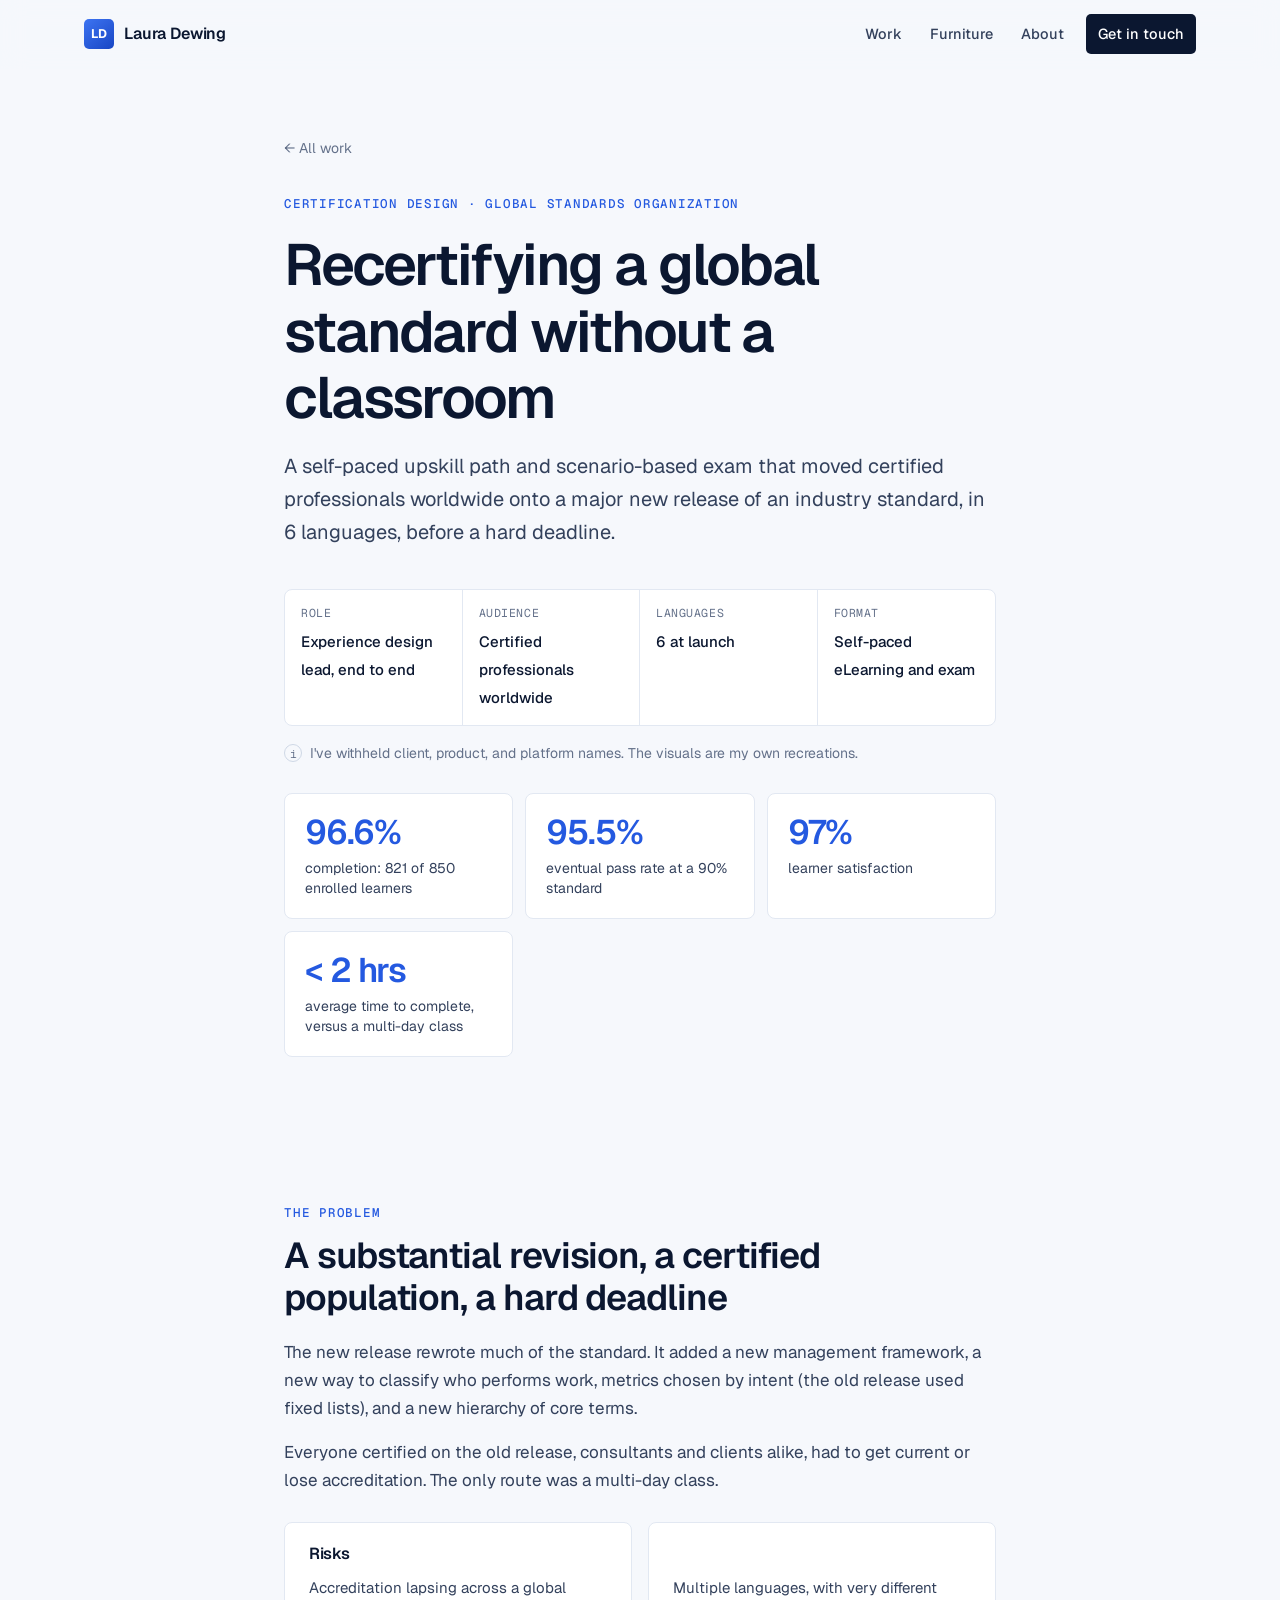
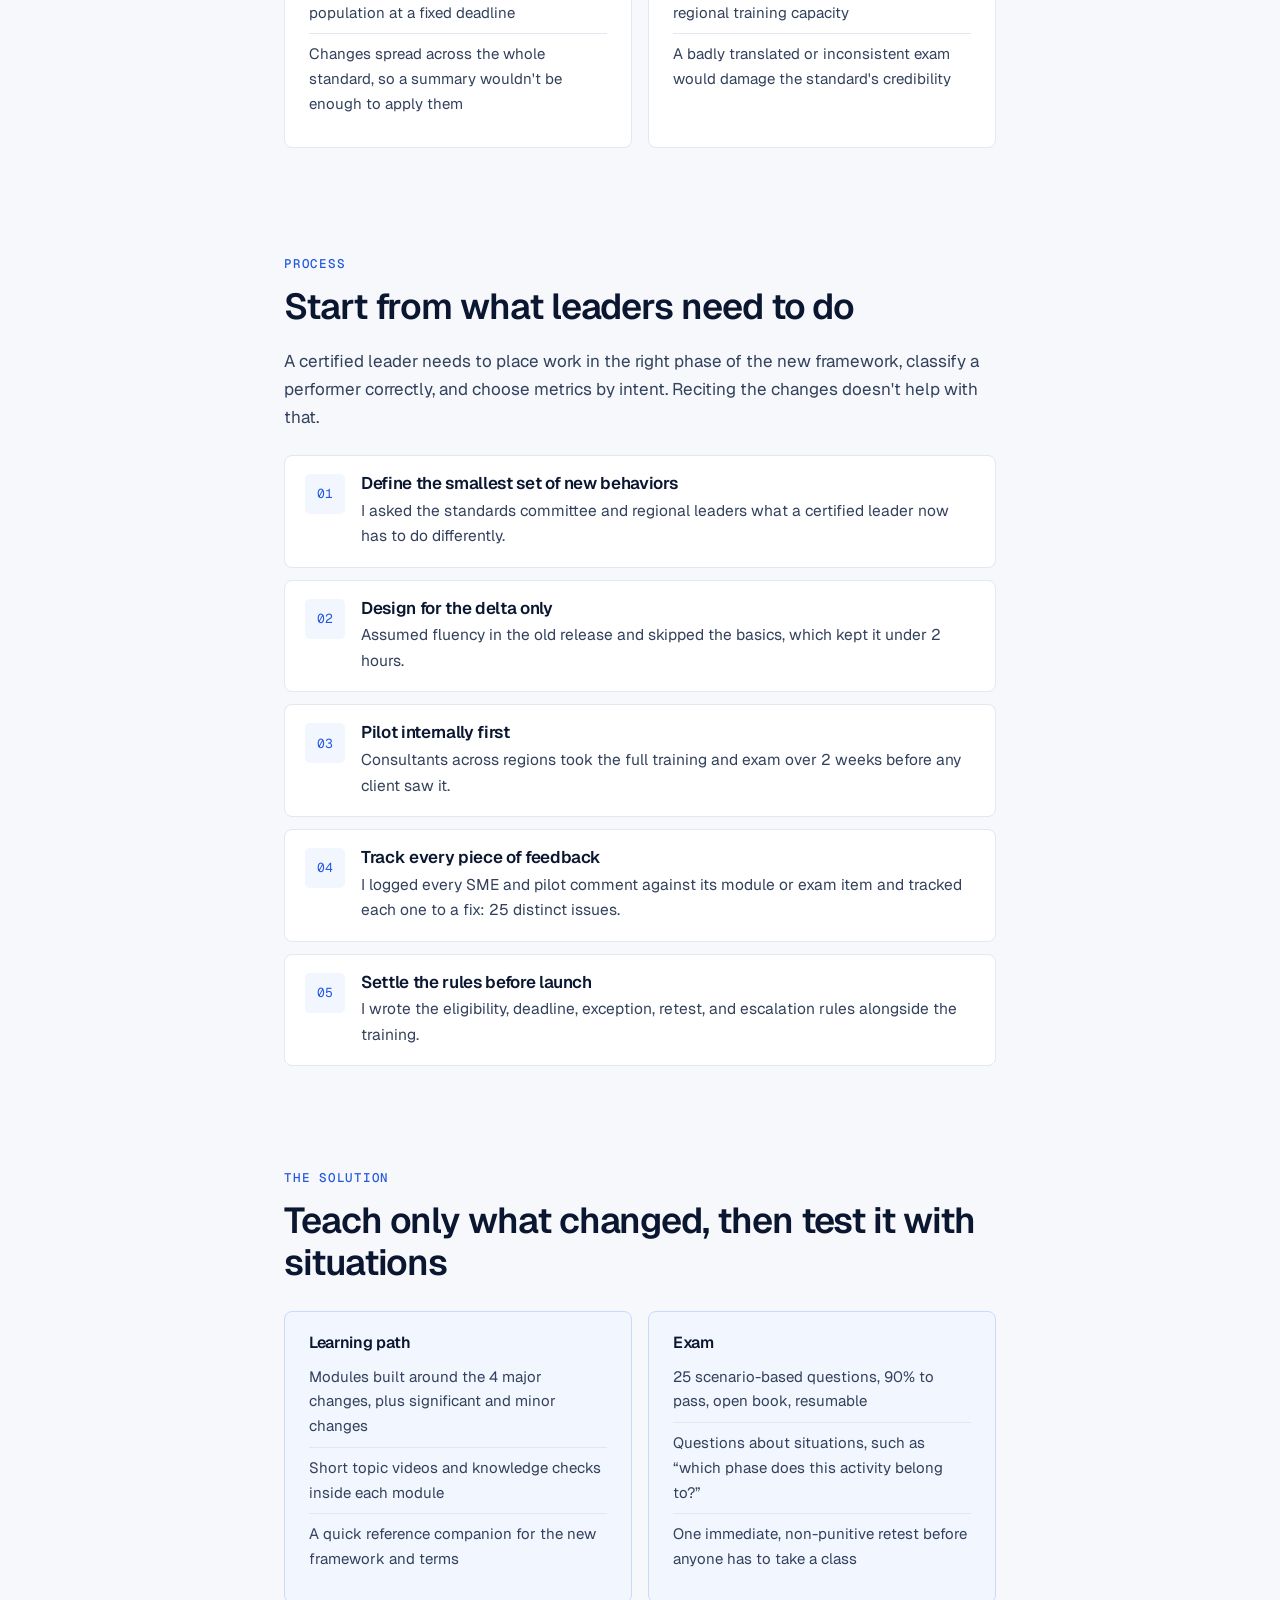
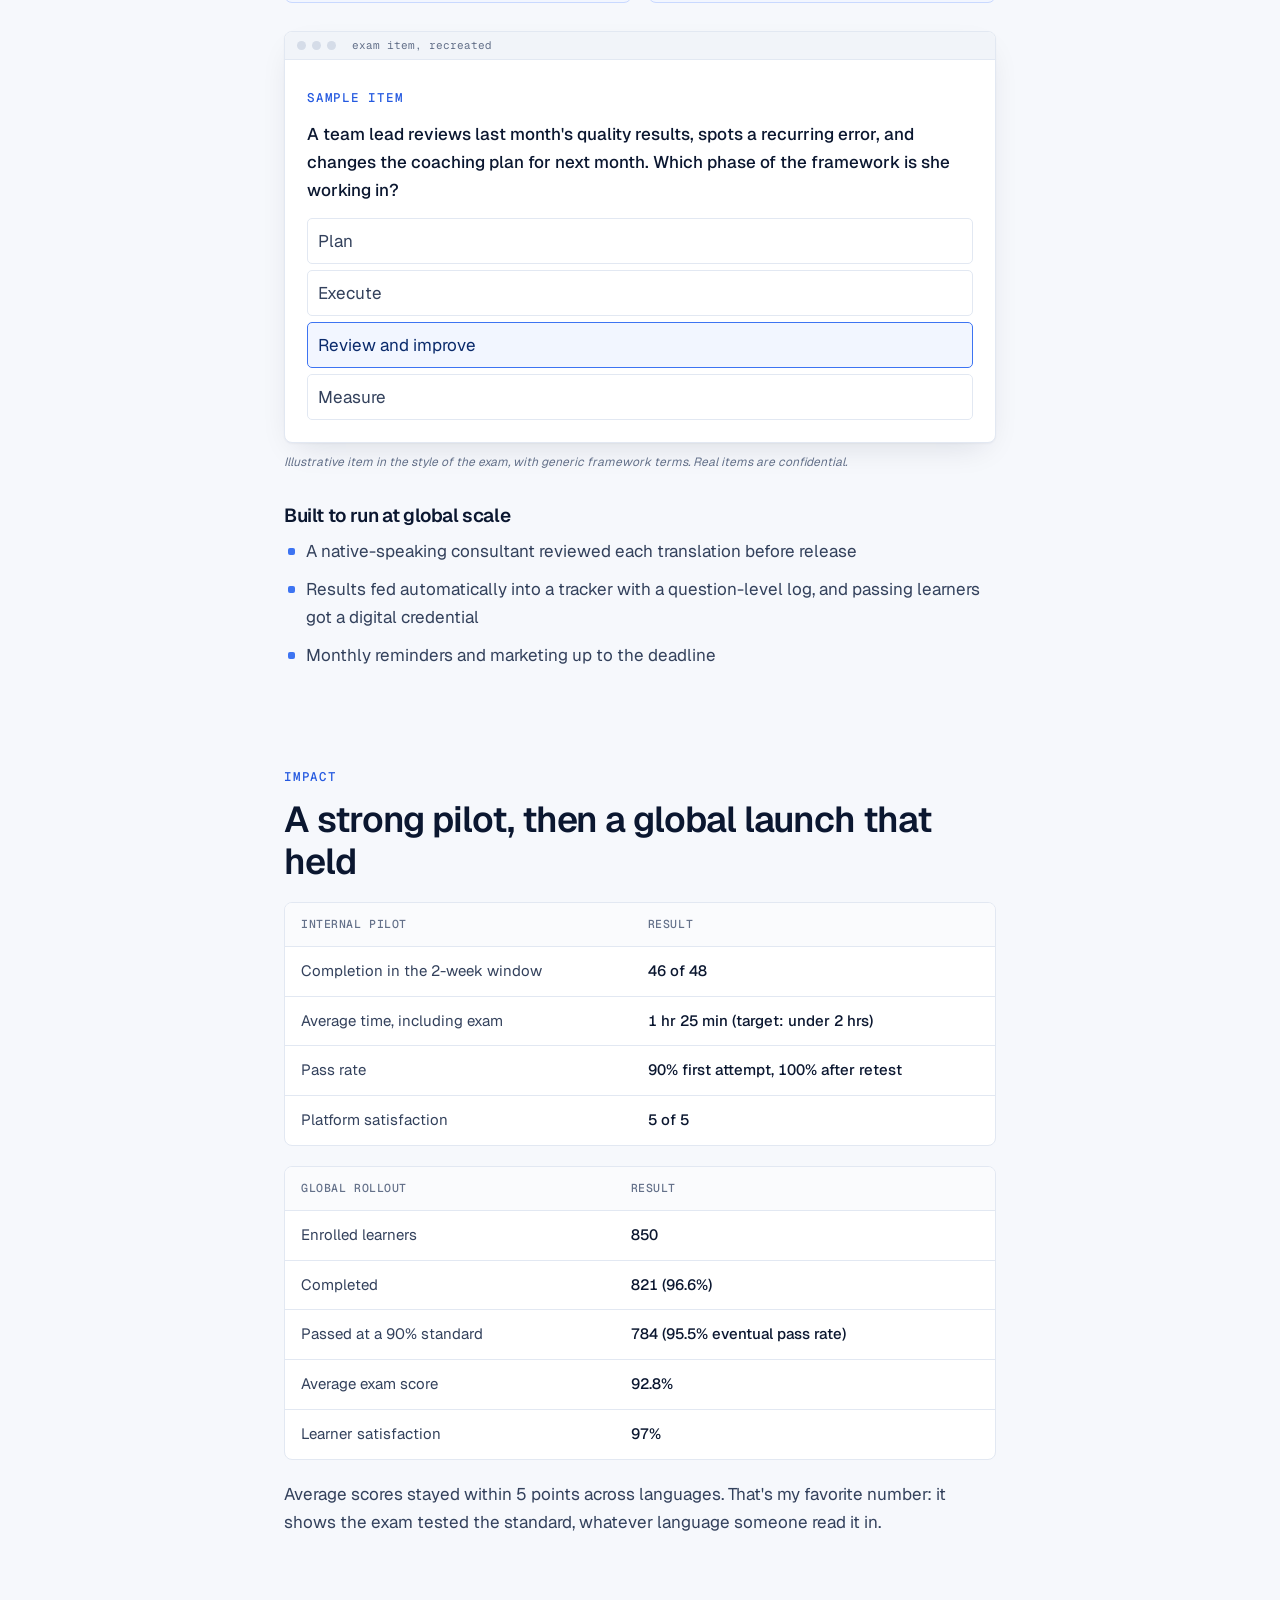
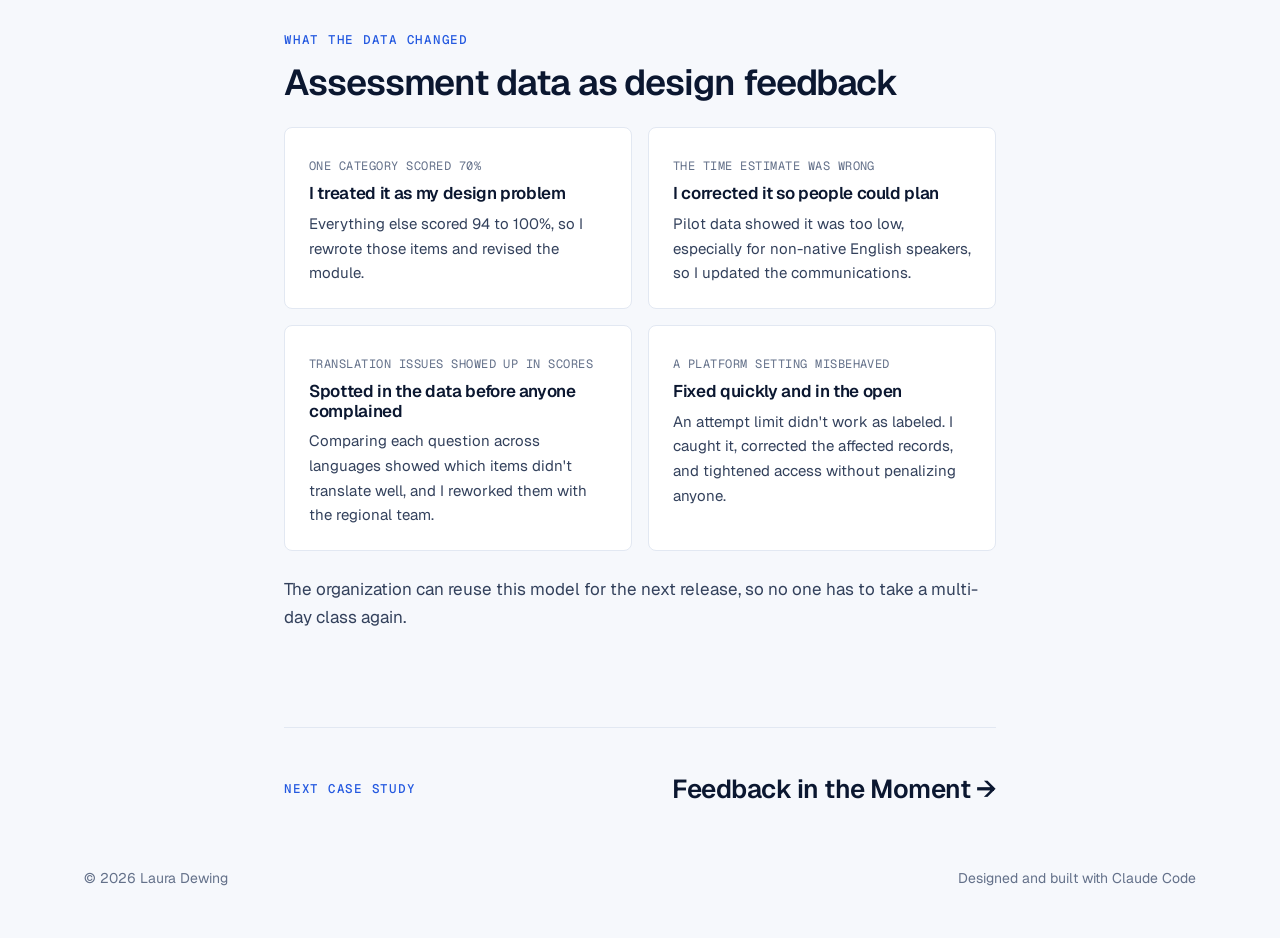
<file: global-recertification.html>
<!DOCTYPE html>
<html lang="en">
<head>
  <meta charset="UTF-8">
  <meta name="viewport" content="width=device-width, initial-scale=1.0">
  <title>Recertifying a global standard | Laura Dewing</title>
  <meta property="og:type" content="website">
  <meta property="og:title" content="Recertifying a global standard | Laura Dewing">
  <meta property="og:description" content="A delta-only upskill path and scenario-based exam that recertified a global professional population in six languages. Case study by Laura Dewing.">
  <meta property="og:url" content="https://iamcalledlaura-cmyk.github.io/global-recertification.html">
  <meta property="og:image" content="https://iamcalledlaura-cmyk.github.io/images/og-card.jpg">
  <meta property="og:image:width" content="1200">
  <meta property="og:image:height" content="630">
  <meta name="twitter:card" content="summary_large_image">
  <meta name="twitter:image" content="https://iamcalledlaura-cmyk.github.io/images/og-card.jpg">
  <meta name="description" content="A delta-only upskill path and scenario-based exam that recertified a global professional population in six languages. Case study by Laura Dewing.">
  <link rel="stylesheet" href="style.css?v=20261120a">
</head>
<body>

  <nav class="nav" id="nav">
    <div class="nav-inner">
      <a href="index.html" class="brand"><span class="brand-mark">LD</span>Laura Dewing</a>
      <div class="nav-links">
        <a href="index.html#work">Work</a>
        <a href="furniture.html">Furniture</a>
        <a href="index.html#about">About</a>
        <a href="mailto:iamcalledlaura@gmail.com" class="nav-cta">Get in touch</a>
      </div>
    </div>
  </nav>

  <header class="cs-hero">
    <div class="narrow fade-in">
      <a href="index.html#work" class="back">&larr; All work</a><br>
      <span class="eyebrow">Certification design &middot; Global standards organization</span>
      <h1>Recertifying a global standard without a classroom</h1>
      <p class="lede">A self-paced upskill path and scenario-based exam that moved certified professionals worldwide onto a major new release of an industry standard, in 6 languages, before a hard deadline.</p>
      <div class="cs-meta">
        <div><label>Role</label><span>Experience design lead, end to end</span></div>
        <div><label>Audience</label><span>Certified professionals worldwide</span></div>
        <div><label>Languages</label><span>6 at launch</span></div>
        <div><label>Format</label><span>Self-paced eLearning and exam</span></div>
      </div>
      <p class="note">I've withheld client, product, and platform names. The visuals are my own recreations.</p>
      <div class="stats">
        <div class="stat-card"><b>96.6%</b><span>completion: 821 of 850 enrolled learners</span></div>
        <div class="stat-card"><b>95.5%</b><span>eventual pass rate at a 90% standard</span></div>
        <div class="stat-card"><b>97%</b><span>learner satisfaction</span></div>
        <div class="stat-card"><b>&lt; 2 hrs</b><span>average time to complete, versus a multi-day class</span></div>
      </div>
    </div>
  </header>

  <main class="narrow">


    <section class="cs-section fade-in">
      <span class="eyebrow">The problem</span>
      <h2>A substantial revision, a certified population, a hard deadline</h2>
      <p>The new release rewrote much of the standard. It added a new management framework, a new way to classify who performs work, metrics chosen by intent (the old release used fixed lists), and a new hierarchy of core terms.</p>
      <p>Everyone certified on the old release, consultants and clients alike, had to get current or lose accreditation. The only route was a multi-day class.</p>
      <div class="two-col">
        <div class="col-card"><h4>Risks</h4><ul>
          <li>Accreditation lapsing across a global population at a fixed deadline</li>
          <li>Changes spread across the whole standard, so a summary wouldn't be enough to apply them</li>
        </ul></div>
        <div class="col-card"><h4>&nbsp;</h4><ul>
          <li>Multiple languages, with very different regional training capacity</li>
          <li>A badly translated or inconsistent exam would damage the standard's credibility</li>
        </ul></div>
      </div>
    </section>

    <section class="cs-section fade-in">
      <span class="eyebrow">Process</span>
      <h2>Start from what leaders need to do</h2>
      <p>A certified leader needs to place work in the right phase of the new framework, classify a performer correctly, and choose metrics by intent. Reciting the changes doesn't help with that.</p>
      <div class="steps">
        <div class="step"><div><h4>Define the smallest set of new behaviors</h4><p>I asked the standards committee and regional leaders what a certified leader now has to do differently.</p></div></div>
        <div class="step"><div><h4>Design for the delta only</h4><p>Assumed fluency in the old release and skipped the basics, which kept it under 2 hours.</p></div></div>
        <div class="step"><div><h4>Pilot internally first</h4><p>Consultants across regions took the full training and exam over 2 weeks before any client saw it.</p></div></div>
        <div class="step"><div><h4>Track every piece of feedback</h4><p>I logged every SME and pilot comment against its module or exam item and tracked each one to a fix: 25 distinct issues.</p></div></div>
        <div class="step"><div><h4>Settle the rules before launch</h4><p>I wrote the eligibility, deadline, exception, retest, and escalation rules alongside the training.</p></div></div>
      </div>
    </section>

    <section class="cs-section fade-in">
      <span class="eyebrow">The solution</span>
      <h2>Teach only what changed, then test it with situations</h2>
      <div class="two-col">
        <div class="col-card accent"><h4>Learning path</h4><ul>
          <li>Modules built around the 4 major changes, plus significant and minor changes</li>
          <li>Short topic videos and knowledge checks inside each module</li>
          <li>A quick reference companion for the new framework and terms</li>
        </ul></div>
        <div class="col-card accent"><h4>Exam</h4><ul>
          <li>25 scenario-based questions, 90% to pass, open book, resumable</li>
          <li>Questions about situations, such as &ldquo;which phase does this activity belong to?&rdquo;</li>
          <li>One immediate, non-punitive retest before anyone has to take a class</li>
        </ul></div>
      </div>
      <div class="mock">
        <div class="frame-bar"><i></i><i></i><i></i><span>exam item, recreated</span></div>
        <div class="mock-body">
          <span class="eyebrow">Sample item</span>
          <p style="margin:10px 0 14px;color:var(--ink);font-weight:500">A team lead reviews last month's quality results, spots a recurring error, and changes the coaching plan for next month. Which phase of the framework is she working in?</p>
          <div class="choice">Plan</div>
          <div class="choice">Execute</div>
          <div class="choice ok">Review and improve</div>
          <div class="choice">Measure</div>
        </div>
      </div>
      <p class="mock-label">Illustrative item in the style of the exam, with generic framework terms. Real items are confidential.</p>
      <h3>Built to run at global scale</h3>
      <ul class="list">
        <li>A native-speaking consultant reviewed each translation before release</li>
        <li>Results fed automatically into a tracker with a question-level log, and passing learners got a digital credential</li>
        <li>Monthly reminders and marketing up to the deadline</li>
      </ul>
    </section>

    <section class="cs-section fade-in">
      <span class="eyebrow">Impact</span>
      <h2>A strong pilot, then a global launch that held</h2>
      <table class="data">
        <thead><tr><th>Internal pilot</th><th>Result</th></tr></thead>
        <tbody>
          <tr><td>Completion in the 2-week window</td><td class="num">46 of 48</td></tr>
          <tr><td>Average time, including exam</td><td class="num">1 hr 25 min (target: under 2 hrs)</td></tr>
          <tr><td>Pass rate</td><td class="num">90% first attempt, 100% after retest</td></tr>
          <tr><td>Platform satisfaction</td><td class="num">5 of 5</td></tr>
        </tbody>
      </table>
      <table class="data">
        <thead><tr><th>Global rollout</th><th>Result</th></tr></thead>
        <tbody>
          <tr><td>Enrolled learners</td><td class="num">850</td></tr>
          <tr><td>Completed</td><td class="num">821 (96.6%)</td></tr>
          <tr><td>Passed at a 90% standard</td><td class="num">784 (95.5% eventual pass rate)</td></tr>
          <tr><td>Average exam score</td><td class="num">92.8%</td></tr>
          <tr><td>Learner satisfaction</td><td class="num">97%</td></tr>
        </tbody>
      </table>
      <p>Average scores stayed within 5 points across languages. That's my favorite number: it shows the exam tested the standard, whatever language someone read it in.</p>
    </section>

    <section class="cs-section fade-in">
      <span class="eyebrow">What the data changed</span>
      <h2>Assessment data as design feedback</h2>
      <div class="decisions">
        <div class="decision"><span class="vs">One category scored 70%</span><h4>I treated it as my design problem</h4><p>Everything else scored 94 to 100%, so I rewrote those items and revised the module.</p></div>
        <div class="decision"><span class="vs">The time estimate was wrong</span><h4>I corrected it so people could plan</h4><p>Pilot data showed it was too low, especially for non-native English speakers, so I updated the communications.</p></div>
        <div class="decision"><span class="vs">Translation issues showed up in scores</span><h4>Spotted in the data before anyone complained</h4><p>Comparing each question across languages showed which items didn't translate well, and I reworked them with the regional team.</p></div>
        <div class="decision"><span class="vs">A platform setting misbehaved</span><h4>Fixed quickly and in the open</h4><p>An attempt limit didn't work as labeled. I caught it, corrected the affected records, and tightened access without penalizing anyone.</p></div>
      </div>
      <p style="margin-top:24px">The organization can reuse this model for the next release, so no one has to take a multi-day class again.</p>
    </section>


    <div class="next-cs">
      <span class="eyebrow">Next case study</span>
      <a href="feedback-in-the-moment.html" class="big">Feedback in the Moment &rarr;</a>
    </div>
  </main>

  <footer class="footer">
    <div class="container"><span>&copy; 2026 Laura Dewing</span><span>Designed and built with Claude Code</span></div>
  </footer>
  <script src="site.js?v=20261104a"></script>
  <script data-goatcounter="https://lauradewing.goatcounter.com/count" async src="https://gc.zgo.at/count.js"></script>
</body>
</html>
</file>
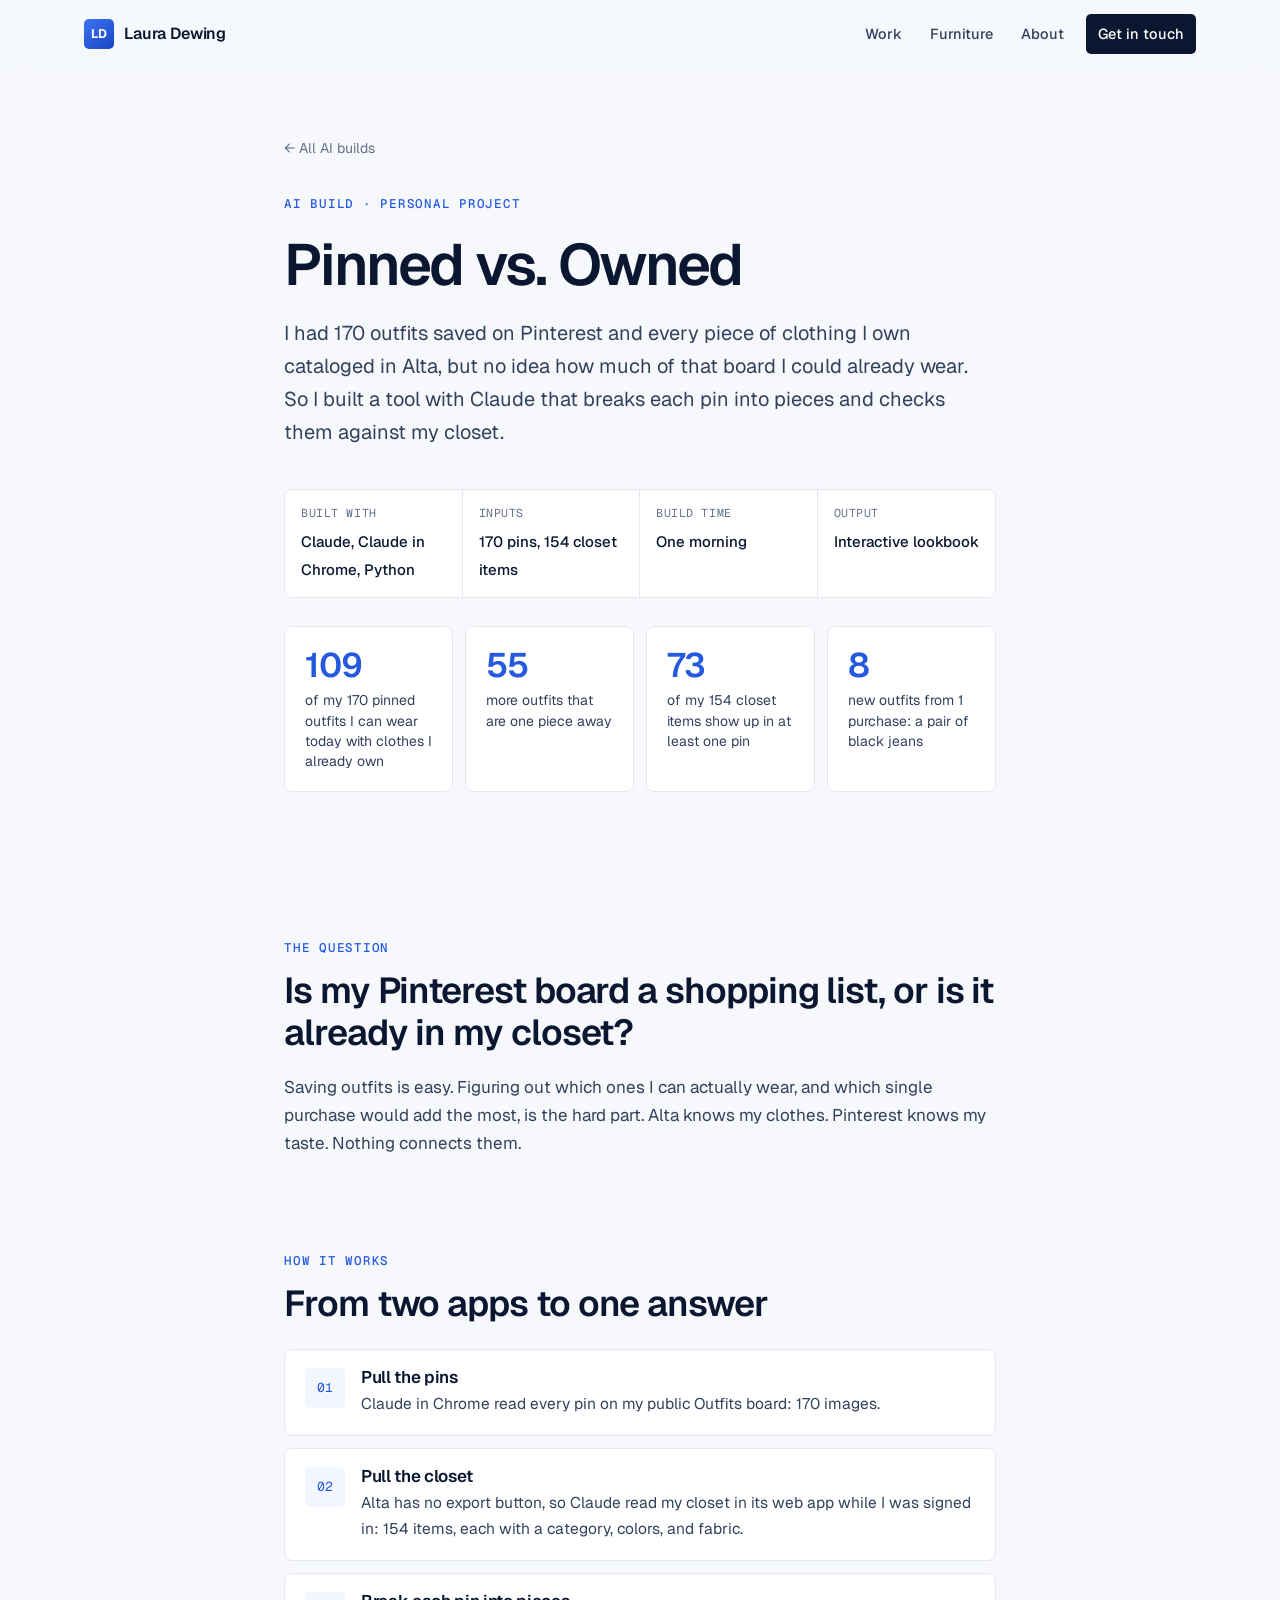
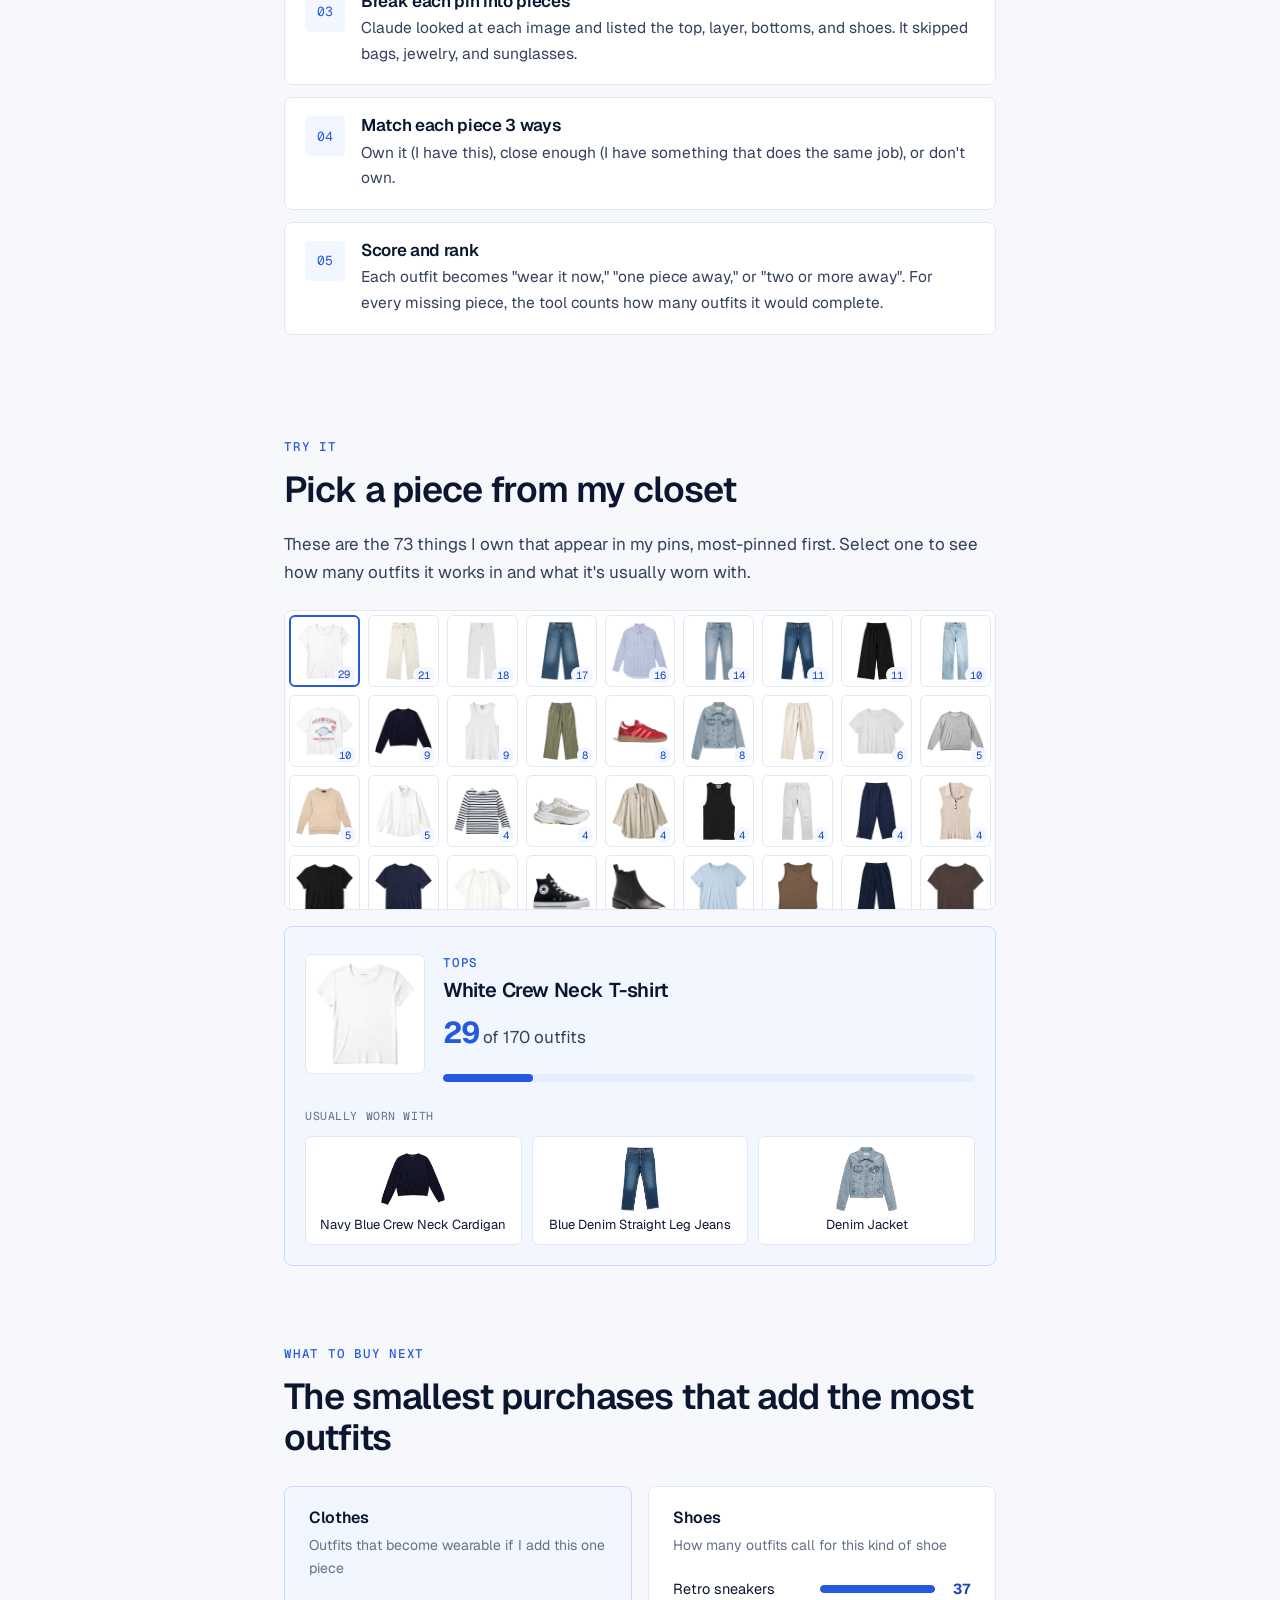
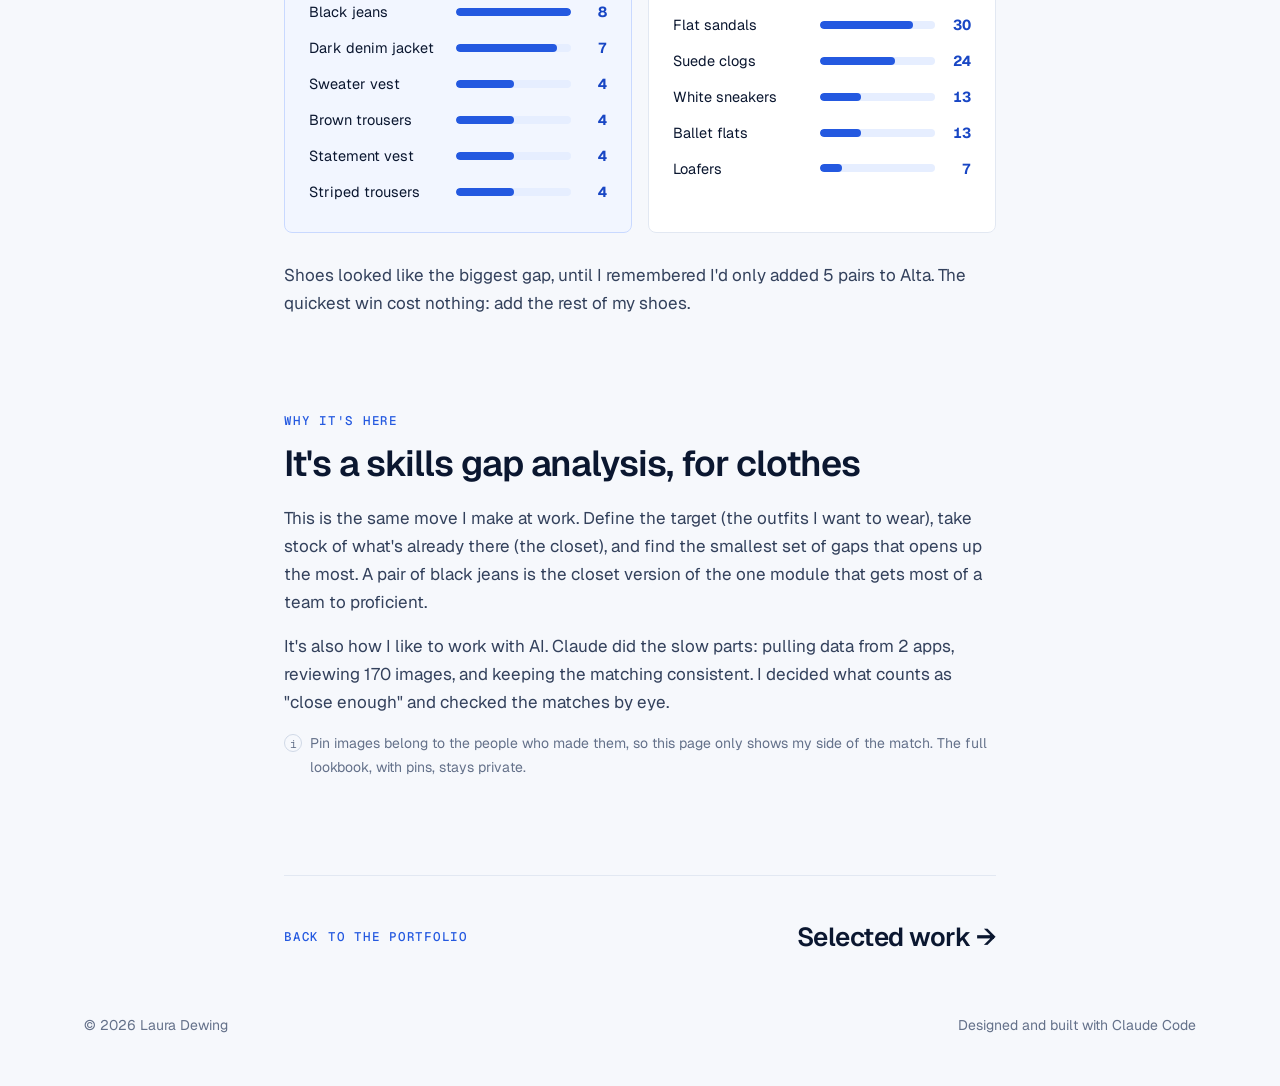
<file: pinned-vs-owned.html>
<!DOCTYPE html>
<html lang="en">
<head>
  <meta charset="UTF-8">
  <meta name="viewport" content="width=device-width, initial-scale=1.0">
  <title>Pinned vs. Owned | An AI build by Laura Dewing</title>
  <meta property="og:type" content="website">
  <meta property="og:title" content="Pinned vs. Owned | An AI build by Laura Dewing">
  <meta property="og:description" content="I matched 170 Pinterest outfit pins against my real closet with Claude. 109 of them I could already wear.">
  <meta property="og:url" content="https://iamcalledlaura-cmyk.github.io/pinned-vs-owned.html">
  <meta property="og:image" content="https://iamcalledlaura-cmyk.github.io/images/og-card.jpg">
  <meta property="og:image:width" content="1200">
  <meta property="og:image:height" content="630">
  <meta name="twitter:card" content="summary_large_image">
  <meta name="twitter:image" content="https://iamcalledlaura-cmyk.github.io/images/og-card.jpg">
  <meta name="description" content="I matched 170 Pinterest outfit pins against my real closet with Claude. 109 of them I could already wear.">
  <link rel="stylesheet" href="style.css?v=20261120a">
</head>
<body>

  <nav class="nav" id="nav">
    <div class="nav-inner">
      <a href="index.html" class="brand"><span class="brand-mark">LD</span>Laura Dewing</a>
      <div class="nav-links">
        <a href="index.html#work">Work</a>
        <a href="furniture.html">Furniture</a>
        <a href="index.html#about">About</a>
        <a href="mailto:iamcalledlaura@gmail.com" class="nav-cta">Get in touch</a>
      </div>
    </div>
  </nav>

  <header class="cs-hero">
    <div class="narrow fade-in">
      <a href="index.html#ai-builds" class="back">&larr; All AI builds</a><br>
      <span class="eyebrow">AI build &middot; Personal project</span>
      <h1>Pinned vs. Owned</h1>
      <p class="lede">I had 170 outfits saved on Pinterest and every piece of clothing I own cataloged in Alta, but no idea how much of that board I could already wear. So I built a tool with Claude that breaks each pin into pieces and checks them against my closet.</p>
      <div class="cs-meta">
        <div><label>Built with</label><span>Claude, Claude in Chrome, Python</span></div>
        <div><label>Inputs</label><span>170 pins, 154 closet items</span></div>
        <div><label>Build time</label><span>One morning</span></div>
        <div><label>Output</label><span>Interactive lookbook</span></div>
      </div>
      <div class="stats" style="grid-template-columns:repeat(auto-fit,minmax(150px,1fr))">
        <div class="stat-card"><b>109</b><span>of my 170 pinned outfits I can wear today with clothes I already own</span></div>
        <div class="stat-card"><b>55</b><span>more outfits that are one piece away</span></div>
        <div class="stat-card"><b>73</b><span>of my 154 closet items show up in at least one pin</span></div>
        <div class="stat-card"><b>8</b><span>new outfits from 1 purchase: a pair of black jeans</span></div>
      </div>
    </div>
  </header>

  <main class="narrow">

    <section class="cs-section fade-in">
      <span class="eyebrow">The question</span>
      <h2>Is my Pinterest board a shopping list, or is it already in my closet?</h2>
      <p>Saving outfits is easy. Figuring out which ones I can actually wear, and which single purchase would add the most, is the hard part. Alta knows my clothes. Pinterest knows my taste. Nothing connects them.</p>
    </section>

    <section class="cs-section fade-in">
      <span class="eyebrow">How it works</span>
      <h2>From two apps to one answer</h2>
      <div class="steps">
        <div class="step"><div><h4>Pull the pins</h4><p>Claude in Chrome read every pin on my public Outfits board: 170 images.</p></div></div>
        <div class="step"><div><h4>Pull the closet</h4><p>Alta has no export button, so Claude read my closet in its web app while I was signed in: 154 items, each with a category, colors, and fabric.</p></div></div>
        <div class="step"><div><h4>Break each pin into pieces</h4><p>Claude looked at each image and listed the top, layer, bottoms, and shoes. It skipped bags, jewelry, and sunglasses.</p></div></div>
        <div class="step"><div><h4>Match each piece 3 ways</h4><p>Own it (I have this), close enough (I have something that does the same job), or don't own.</p></div></div>
        <div class="step"><div><h4>Score and rank</h4><p>Each outfit becomes "wear it now," "one piece away," or "two or more away". For every missing piece, the tool counts how many outfits it would complete.</p></div></div>
      </div>
    </section>

    <section class="cs-section fade-in">
      <span class="eyebrow">Try it</span>
      <h2>Pick a piece from my closet</h2>
      <p>These are the 73 things I own that appear in my pins, most-pinned first. Select one to see how many outfits it works in and what it's usually worn with.</p>
      <div class="pv-pick" id="pvPick" role="group" aria-label="Closet pieces"></div>
      <div class="pv-detail" id="pvDetail" aria-live="polite"></div>
    </section>

    <section class="cs-section fade-in">
      <span class="eyebrow">What to buy next</span>
      <h2>The smallest purchases that add the most outfits</h2>
      <div class="two-col pv-buy">
        <div class="col-card accent"><h4>Clothes</h4><p class="pv-sub">Outfits that become wearable if I add this one piece</p><div id="pvClothes"></div></div>
        <div class="col-card"><h4>Shoes</h4><p class="pv-sub">How many outfits call for this kind of shoe</p><div id="pvShoes"></div></div>
      </div>
      <p>Shoes looked like the biggest gap, until I remembered I'd only added 5 pairs to Alta. The quickest win cost nothing: add the rest of my shoes.</p>
    </section>

    <section class="cs-section fade-in">
      <span class="eyebrow">Why it's here</span>
      <h2>It's a skills gap analysis, for clothes</h2>
      <p>This is the same move I make at work. Define the target (the outfits I want to wear), take stock of what's already there (the closet), and find the smallest set of gaps that opens up the most. A pair of black jeans is the closet version of the one module that gets most of a team to proficient.</p>
      <p>It's also how I like to work with AI. Claude did the slow parts: pulling data from 2 apps, reviewing 170 images, and keeping the matching consistent. I decided what counts as "close enough" and checked the matches by eye.</p>
      <p class="note">Pin images belong to the people who made them, so this page only shows my side of the match. The full lookbook, with pins, stays private.</p>
    </section>

    <div class="next-cs">
      <span class="eyebrow">Back to the portfolio</span>
      <a href="index.html#work" class="big">Selected work &rarr;</a>
    </div>
  </main>

  <footer class="footer">
    <div class="container"><span>&copy; 2026 Laura Dewing</span><span>Designed and built with Claude Code</span></div>
  </footer>
  <script src="site.js?v=20261116a"></script>
  <script>
  (function () {
    var D = {"items":[{"k":"C040","n":"White Crew Neck T-shirt","c":"Tops","u":29,"with":["C010","C066","C149"]},{"k":"C064","n":"Light Beige Wide Leg Jeans","c":"Bottoms","u":21,"with":["C028","C040","C086"]},{"k":"C152","n":"White Wide Leg Crop Jeans","c":"Bottoms","u":18,"with":["C114","C149","C040"]},{"k":"C065","n":"Blue Denim Wide Leg Jeans","c":"Bottoms","u":17,"with":["C042","C032","C144"]},{"k":"C028","n":"Blue White Striped Button-up Shirt","c":"Tops","u":16,"with":["C064","C067","C007"]},{"k":"C067","n":"Light Wash Denim Straight Jeans","c":"Bottoms","u":14,"with":["C028","C151","C040"]},{"k":"C066","n":"Blue Denim Straight Leg Jeans","c":"Bottoms","u":11,"with":["C040","C128","C028"]},{"k":"C074","n":"Black Wide Leg Culottes Pants","c":"Bottoms","u":11,"with":["C142","C040","C014"]},{"k":"C153","n":"Light Blue Wide-leg Jeans","c":"Bottoms","u":10,"with":["C151","C142","C040"]},{"k":"C125","n":"White Graphic Print T-shirt","c":"Tops","u":10,"with":["C064","C153","C151"]},{"k":"C010","n":"Navy Blue Crew Neck Cardigan","c":"Tops","u":9,"with":["C040","C071","C151"]},{"k":"C142","n":"White Tank","c":"Tops","u":9,"with":["C074","C028","C153"]},{"k":"C071","n":"Olive Green Drawstring Wide Leg Pants","c":"Bottoms","u":8,"with":["C129","C010","C040"]},{"k":"C151","n":"Red Suede Sneakers","c":"Shoes","u":8,"with":["C153","C040","C067"]},{"k":"C149","n":"Denim Jacket","c":"Outerwear","u":8,"with":["C040","C152","C148"]},{"k":"C081","n":"Beige Sweatpants","c":"Bottoms","u":7,"with":["C020","C142","C149"]},{"k":"C114","n":"Light Grey Textured T-shirt","c":"Tops","u":6,"with":["C152","C149","C130"]},{"k":"C128","n":"Plain Grey Crewneck Sweatshirt","c":"Tops","u":5,"with":["C040","C066","C151"]},{"k":"C020","n":"Light Beige Speckled Crewneck Sweater","c":"Tops","u":5,"with":["C081","C142","C138"]},{"k":"C043","n":"White Linen Button Up Shirt","c":"Tops","u":5,"with":["C067","C007","C064"]},{"k":"C061","n":"Striped Long Sleeve T-shirt","c":"Tops","u":4,"with":["C071","C137","C153"]},{"k":"C133","n":"White Hiking Shoes","c":"Shoes","u":4,"with":["C127","C040","C148"]},{"k":"C032","n":"Beige Linen Oversized Shirt","c":"Tops","u":4,"with":["C065","C153","C137"]},{"k":"C141","n":"Black Tank","c":"Tops","u":4,"with":["C152","C032","C074"]},{"k":"C130","n":"White Denim Wide Leg Pants","c":"Bottoms","u":4,"with":["C040","C114","C149"]},{"k":"C072","n":"Navy Blue Cropped Wide Leg Pants","c":"Bottoms","u":4,"with":["C045","C040","C012"]},{"k":"C038","n":"Beige Ribbed Sleeveless Polo Shirt","c":"Tops","u":4,"with":["C142","C074","C028"]},{"k":"C085","n":"Black Plain Cotton T-shirt","c":"Tops","u":4,"with":["C074","C130","C064"]},{"k":"C113","n":"Navy Blue Plain T-shirt","c":"Tops","u":4,"with":["C066","C073","C078"]},{"k":"C042","n":"White Embroidered Short Sleeve Blouse","c":"Tops","u":4,"with":["C065","C146","C067"]},{"k":"C137","n":"Black Converse","c":"Shoes","u":3,"with":["C061","C071","C032"]},{"k":"C144","n":"Black Chelsea Boots","c":"Shoes","u":3,"with":["C065","C149","C148"]},{"k":"C110","n":"Light Blue Crewneck T-shirt","c":"Tops","u":3,"with":["C152","C133","C153"]},{"k":"C007","n":"Brown Knit Sleeveless Tank Top","c":"Tops","u":3,"with":["C028","C152","C065"]},{"k":"C073","n":"Navy Wide Leg Cropped Pants","c":"Bottoms","u":3,"with":["C040","C010","C113"]},{"k":"C086","n":"Brown Crew Neck T-shirt","c":"Tops","u":3,"with":["C064","C149"]},{"k":"C146","n":"Brown Suede Chelsea Boots","c":"Shoes","u":3,"with":["C042","C065","C125"]},{"k":"C129","n":"White Crewneck Long Sleeve Sweatshirt","c":"Tops","u":3,"with":["C071"]},{"k":"C078","n":"Beige Cargo Pants","c":"Bottoms","u":3,"with":["C113","C040","C125"]},{"k":"C116","n":"Gray Distressed Cotton T-shirt","c":"Tops","u":2,"with":["C152","C151","C074"]},{"k":"C148","n":"Black Leggings","c":"Bottoms","u":2,"with":["C127","C040","C133"]},{"k":"C014","n":"Black White Striped Knit Sweater","c":"Tops","u":2,"with":["C142","C074","C135"]},{"k":"C030","n":"Red Textured Square Neck Top","c":"Tops","u":2,"with":["C067","C151","C065"]},{"k":"C009","n":"Black and White Striped Knit Vest","c":"Tops","u":2,"with":["C074","C137","C064"]},{"k":"C045","n":"Blue Denim Short Sleeve Shirt","c":"Tops","u":2,"with":["C040","C072","C152"]},{"k":"C068","n":"White Denim Straight Leg Jeans","c":"Bottoms","u":2,"with":["C096"]},{"k":"C012","n":"White Crew Neck Button Up Cardigan","c":"Tops","u":2,"with":["C072"]},{"k":"C041","n":"Light Blue Linen Short Sleeve Shirt","c":"Tops","u":2,"with":["C067"]},{"k":"C048","n":"Black Floral Sheer Button-up Shirt","c":"Tops","u":2,"with":["C064"]},{"k":"C089","n":"Beige Ribbed Neckline T-shirt","c":"Tops","u":2,"with":["C065","C071"]},{"k":"C027","n":"Navy White Polka Dot Blouse","c":"Tops","u":2,"with":["C065"]},{"k":"C127","n":"Grey Cotton Long Sleeve Hoodie","c":"Outerwear","u":1,"with":["C040","C148","C133"]},{"k":"C139","n":"Black Merino Scoop Tank","c":"Tops","u":1,"with":["C032","C065"]},{"k":"C099","n":"Light Blue Graphic T-shirt","c":"Tops","u":1,"with":[]},{"k":"C013","n":"Grey Graphic Knit Sweater","c":"Tops","u":1,"with":["C040","C067"]},{"k":"C138","n":"White Crop Cami","c":"Tops","u":1,"with":["C020","C064"]},{"k":"C140","n":"Black Fitted Crewneck T-shirt","c":"Tops","u":1,"with":["C065","C144"]},{"k":"C096","n":"Blue Red White Striped T-shirt","c":"Tops","u":1,"with":["C068"]},{"k":"C093","n":"White Ribbed Short Sleeve T-shirt","c":"Tops","u":1,"with":["C153"]},{"k":"C034","n":"Black White Gingham Tank Top","c":"Tops","u":1,"with":["C152"]},{"k":"C112","n":"Dark Blue Graphic T-shirt","c":"Tops","u":1,"with":["C064"]},{"k":"C003","n":"Black Crew Neck Long Sleeve T-shirt","c":"Tops","u":1,"with":["C065","C144"]},{"k":"C018","n":"Black Crew Neck Long Sleeve Sweater","c":"Tops","u":1,"with":["C040","C074"]},{"k":"C082","n":"Light Green Cargo Pants","c":"Bottoms","u":1,"with":["C114"]},{"k":"C111","n":"Pink Striped T-shirt","c":"Tops","u":1,"with":["C152"]},{"k":"C098","n":"White Graphic Print T-shirt","c":"Tops","u":1,"with":["C067"]},{"k":"C029","n":"Blue White Striped Peasant Blouse","c":"Tops","u":1,"with":["C072"]},{"k":"C135","n":"Denim Cutoff Shorts","c":"Bottoms","u":1,"with":["C014"]},{"k":"C037","n":"Striped Short Sleeve Button Up Shirt","c":"Tops","u":1,"with":["C152"]},{"k":"C021","n":"Cream Crew Neck Sweater","c":"Tops","u":1,"with":[]},{"k":"C090","n":"Black and White Striped T-shirt","c":"Tops","u":1,"with":[]},{"k":"C097","n":"Blue Cubs Baseball T-shirt","c":"Tops","u":1,"with":[]},{"k":"C126","n":"White Graphic Print Sweatshirt","c":"Tops","u":1,"with":[]}],"gaps":[{"g":"Retro sneakers","u":0,"a":37,"shoe":true},{"g":"Suede clogs","u":0,"a":24,"shoe":true},{"g":"Flat sandals","u":0,"a":30,"shoe":true},{"g":"Loafers","u":0,"a":7,"shoe":true},{"g":"White sneakers","u":0,"a":13,"shoe":true},{"g":"Mary jane flats","u":0,"a":7,"shoe":true},{"g":"Olive jacket","u":2,"a":2,"shoe":false},{"g":"Brown button-up shirt","u":2,"a":2,"shoe":false},{"g":"Ballet flats","u":0,"a":13,"shoe":true},{"g":"Red striped shirt","u":1,"a":1,"shoe":false},{"g":"Bright hoodie","u":1,"a":3,"shoe":false},{"g":"Statement vest","u":4,"a":4,"shoe":false},{"g":"Sweater vest","u":4,"a":5,"shoe":false},{"g":"Leopard flats","u":0,"a":3,"shoe":true},{"g":"Neutral bomber jacket","u":1,"a":1,"shoe":false},{"g":"Pointed flats","u":0,"a":4,"shoe":true},{"g":"Black jeans","u":8,"a":10,"shoe":false},{"g":"Brown knit","u":2,"a":4,"shoe":false},{"g":"Grey cardigan","u":1,"a":1,"shoe":false},{"g":"Dark denim jacket","u":7,"a":7,"shoe":false},{"g":"Brown trousers","u":4,"a":5,"shoe":false},{"g":"Colored overshirt","u":2,"a":2,"shoe":false},{"g":"Tailored vest","u":1,"a":1,"shoe":false},{"g":"Sweat shorts","u":1,"a":1,"shoe":false},{"g":"Gingham cardigan","u":1,"a":1,"shoe":false},{"g":"Black cropped jacket","u":1,"a":1,"shoe":false},{"g":"Red bodysuit","u":1,"a":1,"shoe":false},{"g":"Black tailored shorts","u":1,"a":1,"shoe":false},{"g":"Grey jeans","u":1,"a":1,"shoe":false},{"g":"Black straight jeans","u":0,"a":1,"shoe":false},{"g":"Barn jacket","u":0,"a":1,"shoe":false},{"g":"Striped shorts","u":1,"a":1,"shoe":false},{"g":"Striped trousers","u":4,"a":4,"shoe":false},{"g":"Denim vest top","u":1,"a":1,"shoe":false},{"g":"Strappy heels","u":0,"a":1,"shoe":true},{"g":"Red gingham bottoms","u":1,"a":3,"shoe":false},{"g":"Denim dress","u":1,"a":1,"shoe":false},{"g":"Knit lounge set","u":1,"a":1,"shoe":false}],"stats":{"pins":170,"ready":109,"one":55,"complete":20,"closet":154,"used":73}};
    var byKey = {}; D.items.forEach(function (i) { byKey[i.k] = i; });
    var total = D.stats.pins;
    var pick = document.getElementById('pvPick'), det = document.getElementById('pvDetail');
    function img(k) { return 'images/pinned/closet/' + k + '.webp'; }
    function esc(s) { return String(s).replace(/[&<>"]/g, function (m) { return { '&': '&amp;', '<': '&lt;', '>': '&gt;', '"': '&quot;' }[m]; }); }
    function show(k) {
      var it = byKey[k];
      Array.prototype.forEach.call(pick.children, function (b) { b.setAttribute('aria-pressed', b.dataset.k === k); });
      var pct = Math.round(it.u / total * 100);
      det.innerHTML = '<div class="pv-det-main"><img src="' + img(k) + '" alt=""><div><span class="eyebrow">' + esc(it.c) + '</span><h3>' + esc(it.n) + '</h3>' +
        '<p class="pv-big"><b>' + it.u + '</b> of ' + total + ' outfits</p><span class="pv-track"><i style="width:' + Math.max(pct, 2) + '%"></i></span></div></div>' +
        (it.with.length ? '<div class="pv-with"><span class="pv-with-k">Usually worn with</span><div class="pv-with-row">' + it.with.map(function (w) {
          var x = byKey[w]; return '<button type="button" data-k="' + w + '"><img src="' + img(w) + '" alt=""><span>' + esc(x.n) + '</span></button>';
        }).join('') + '</div></div>' : '');
      Array.prototype.forEach.call(det.querySelectorAll('.pv-with button'), function (b) { b.addEventListener('click', function () { show(b.dataset.k); }); });
    }
    D.items.forEach(function (it) {
      var b = document.createElement('button'); b.type = 'button'; b.dataset.k = it.k; b.setAttribute('aria-pressed', 'false');
      b.innerHTML = '<img src="' + img(it.k) + '" alt="' + esc(it.n) + '"><span>' + it.u + '</span>';
      b.title = it.n; b.addEventListener('click', function () { show(it.k); }); pick.appendChild(b);
    });
    show(D.items[0].k);
    function bars(el, list, field) {
      var max = list[0][field];
      el.innerHTML = list.map(function (g) {
        return '<div class="pv-bar"><span class="pv-bar-l">' + esc(g.g) + '</span><span class="pv-bar-t"><i style="width:' + (g[field] / max * 100) + '%"></i></span><b>' + g[field] + '</b></div>';
      }).join('');
    }
    bars(document.getElementById('pvClothes'), D.gaps.filter(function (g) { return g.u > 0; }).sort(function (a, b) { return b.u - a.u || b.a - a.a; }).slice(0, 6), 'u');
    bars(document.getElementById('pvShoes'), D.gaps.filter(function (g) { return g.shoe; }).sort(function (a, b) { return b.a - a.a; }).slice(0, 6), 'a');
  })();
  </script>
  <script data-goatcounter="https://lauradewing.goatcounter.com/count" async src="https://gc.zgo.at/count.js"></script>
</body>
</html>
</file>
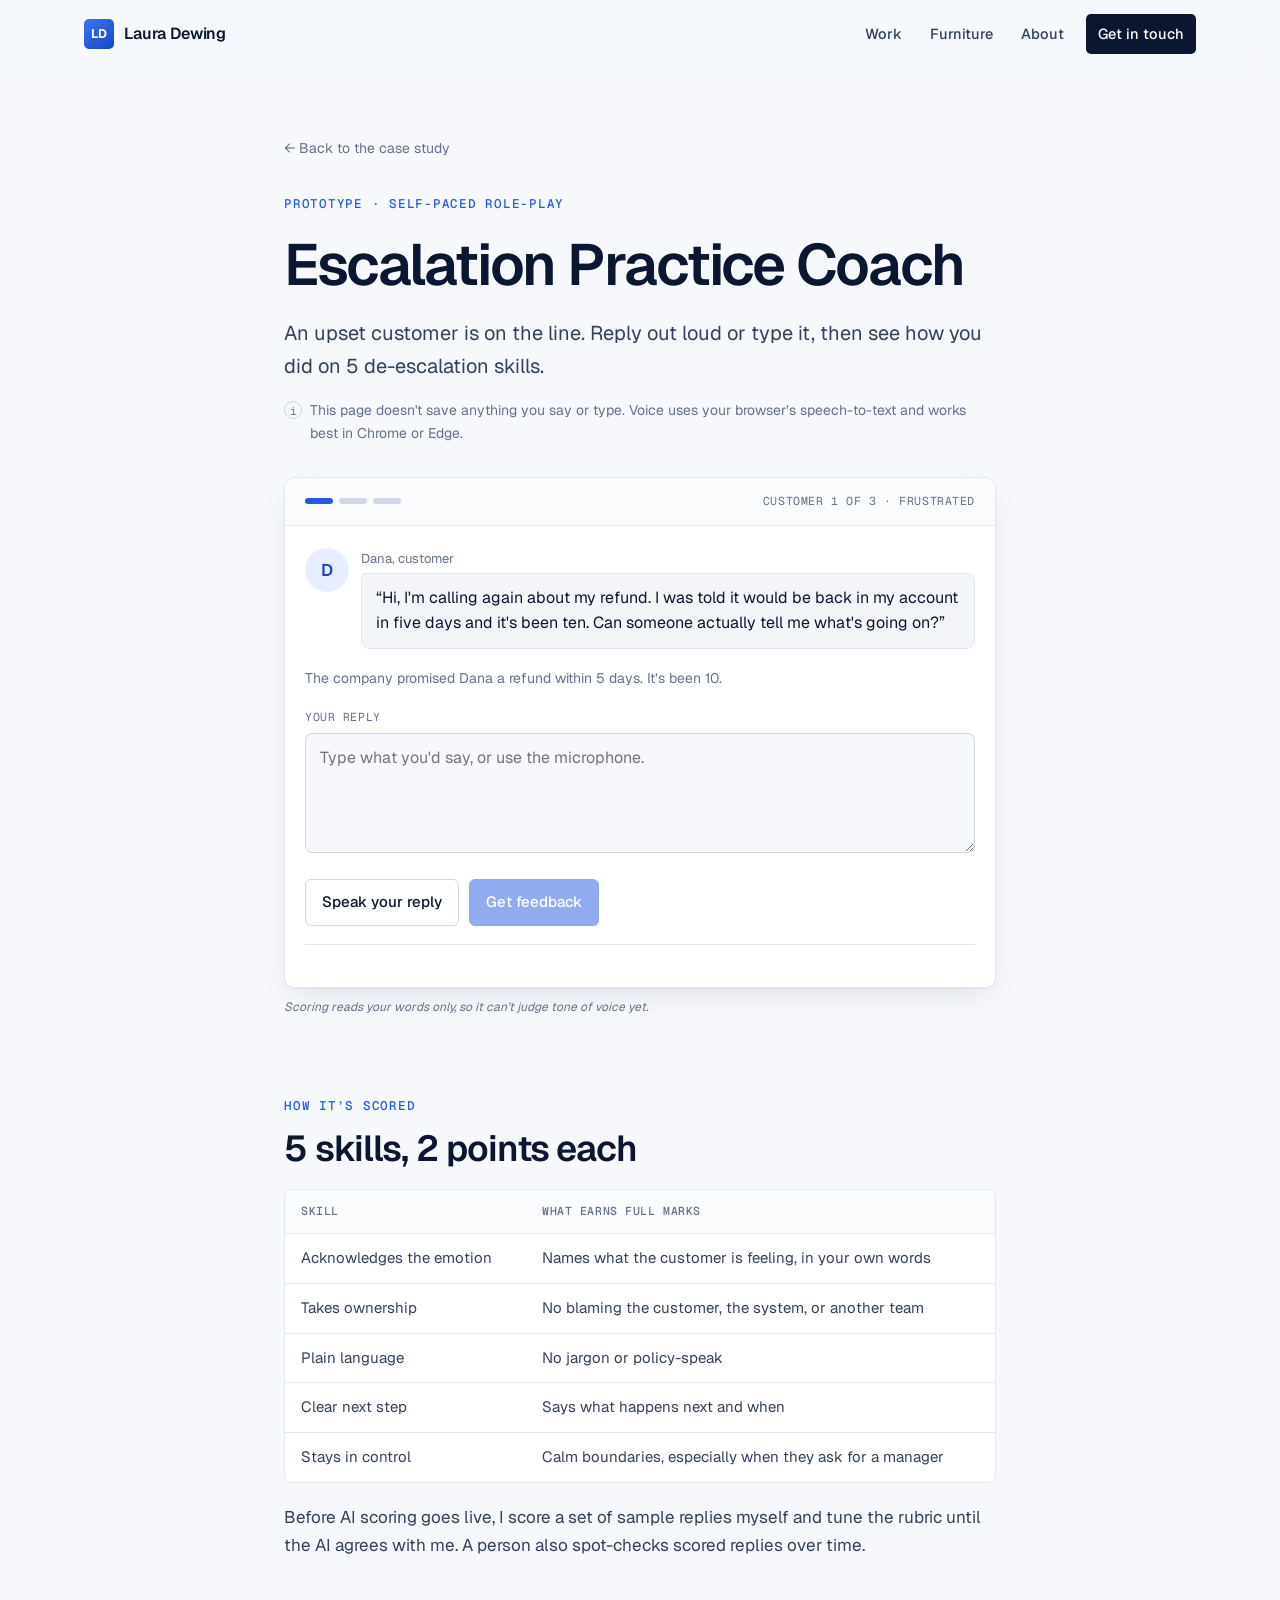
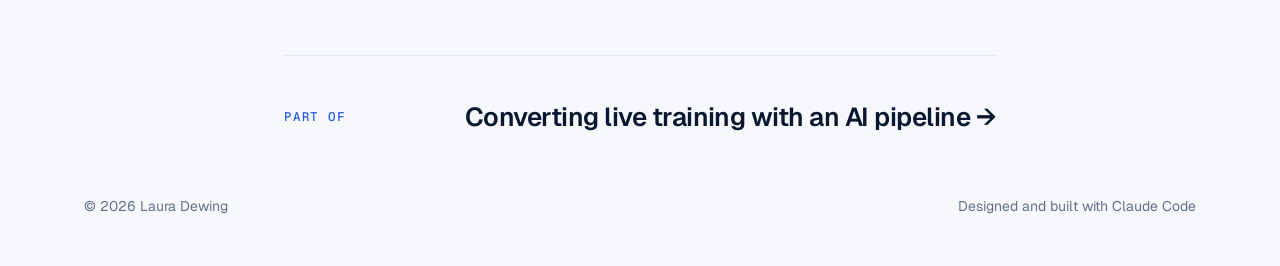
<file: practice-coach.html>
<!DOCTYPE html>
<html lang="en">
<head>
  <meta charset="UTF-8">
  <meta name="viewport" content="width=device-width, initial-scale=1.0">
  <title>Escalation Practice Coach | Laura Dewing</title>
  <meta property="og:type" content="website">
  <meta property="og:title" content="Escalation Practice Coach | Laura Dewing">
  <meta property="og:description" content="A prototype: reply to an angry customer out loud or in writing and get feedback against a 5-part de-escalation rubric. Built by Laura Dewing.">
  <meta property="og:url" content="https://iamcalledlaura-cmyk.github.io/practice-coach.html">
  <meta property="og:image" content="https://iamcalledlaura-cmyk.github.io/images/og-card.jpg">
  <meta property="og:image:width" content="1200">
  <meta property="og:image:height" content="630">
  <meta name="twitter:card" content="summary_large_image">
  <meta name="twitter:image" content="https://iamcalledlaura-cmyk.github.io/images/og-card.jpg">
  <meta name="description" content="A prototype: reply to an angry customer out loud or in writing and get feedback against a 5-part de-escalation rubric. Built by Laura Dewing.">
  <link rel="stylesheet" href="style.css?v=20261120a">
  <style>
    .coach { background: var(--surface); border: 1px solid var(--line); border-radius: 10px; box-shadow: var(--shadow); overflow: hidden; margin: 32px 0 8px; }
    .coach-top { display: flex; justify-content: space-between; align-items: center; gap: 12px; flex-wrap: wrap; padding: 14px 20px; border-bottom: 1px solid var(--line); background: #FAFBFD; }
    .coach-steps { display: flex; gap: 6px; }
    .coach-steps span { width: 28px; height: 6px; border-radius: 99px; background: var(--line-2); }
    .coach-steps span.on { background: var(--blue-600); }
    .coach-steps span.done { background: var(--blue-200); }
    .mood { font-family: var(--mono); font-size: 11.5px; letter-spacing: .05em; text-transform: uppercase; color: var(--muted); }
    .coach-body { padding: 22px 20px 24px; display: grid; gap: 18px; }
    .cust { display: grid; grid-template-columns: 44px 1fr; gap: 12px; align-items: start; }
    .avatar { width: 44px; height: 44px; border-radius: 50%; background: var(--blue-100); color: var(--blue-700); display: grid; place-items: center; font-weight: 600; }
    .cust .who { font-size: 13px; color: var(--muted); margin-bottom: 4px; }
    .cust .say { background: #F3F5F9; border: 1px solid var(--line); border-radius: 4px 8px 8px 8px; padding: 12px 14px; color: var(--ink); font-size: 16px; line-height: 1.55; }
    .ctx { font-size: 14px; color: var(--muted); }
    label.lbl { font-family: var(--mono); font-size: 11.5px; letter-spacing: .05em; text-transform: uppercase; color: var(--muted); display: block; margin-bottom: 6px; }
    textarea { width: 100%; min-height: 120px; resize: vertical; font: inherit; font-size: 16px; color: var(--ink); background: var(--bg); border: 1px solid var(--line-2); border-radius: 7px; padding: 12px 14px; line-height: 1.5; }
    textarea:focus-visible, .cbtn:focus-visible { outline: 2px solid var(--blue-500); outline-offset: 2px; }
    .row { display: flex; gap: 10px; flex-wrap: wrap; align-items: center; }
    .cbtn { font: inherit; font-size: 15px; font-weight: 500; border-radius: 6px; padding: 10px 16px; cursor: pointer; border: 1px solid var(--line-2); background: var(--surface); color: var(--ink); display: inline-flex; gap: 8px; align-items: center; }
    .cbtn.primary { background: var(--blue-600); border-color: var(--blue-600); color: #fff; }
    .cbtn.primary:hover { background: var(--blue-700); }
    .cbtn:disabled { opacity: .5; cursor: not-allowed; }
    .cbtn.rec { border-color: #E5484D; color: #B42318; }
    .cbtn.rec .dot { width: 9px; height: 9px; border-radius: 50%; background: #E5484D; animation: pulse 1.2s infinite; }
    @keyframes pulse { 50% { opacity: .3; } }
    @media (prefers-reduced-motion: reduce) { .cbtn.rec .dot { animation: none; } }
    .hint { font-size: 13.5px; color: var(--muted); }
    .result { border-top: 1px solid var(--line); padding-top: 18px; display: grid; gap: 14px; }
    .total { display: flex; align-items: baseline; gap: 10px; flex-wrap: wrap; }
    .total b { font-size: 34px; letter-spacing: -0.03em; color: var(--blue-600); font-weight: 600; font-variant-numeric: tabular-nums; }
    .total span { color: var(--ink-2); }
    .crit { display: grid; gap: 8px; }
    .ci { display: grid; grid-template-columns: 1fr auto; gap: 4px 12px; padding: 10px 12px; border: 1px solid var(--line); border-radius: 6px; }
    .ci h4 { font-size: 15px; margin: 0; }
    .ci p { grid-column: 1 / -1; font-size: 14px; margin: 0; color: var(--ink-2); }
    .pips { display: flex; gap: 4px; align-items: center; }
    .pips i { width: 18px; height: 8px; border-radius: 99px; background: var(--line-2); }
    .pips i.on { background: var(--blue-600); }
    .quote { border-left: 3px solid var(--blue-500); padding: 4px 0 4px 14px; font-style: italic; color: var(--ink); }
    .tip { background: var(--blue-50); border: 1px solid var(--blue-200); border-radius: 7px; padding: 12px 14px; color: var(--blue-900); font-size: 15px; }
    .tip b { display: block; font-family: var(--mono); font-size: 11.5px; letter-spacing: .05em; text-transform: uppercase; color: var(--blue-700); margin-bottom: 4px; font-weight: 500; }
    .mode { font-size: 13px; color: var(--muted); display: flex; gap: 8px; align-items: flex-start; }
    .mode::before { content: 'i'; flex: none; width: 18px; height: 18px; border-radius: 50%; border: 1px solid var(--line-2); display: grid; place-items: center; font-family: var(--mono); font-size: 11px; margin-top: 1px; }
    .done-card { text-align: left; display: grid; gap: 10px; }
    .done-card table { margin: 6px 0 0; }
    @media (max-width: 520px) { .coach-body { padding: 18px 14px 20px; } .cust { grid-template-columns: 36px 1fr; } .avatar { width: 36px; height: 36px; font-size: 14px; } }
  </style>
</head>
<body>

  <nav class="nav" id="nav">
    <div class="nav-inner">
      <a href="index.html" class="brand"><span class="brand-mark">LD</span>Laura Dewing</a>
      <div class="nav-links">
        <a href="index.html#work">Work</a>
        <a href="furniture.html">Furniture</a>
        <a href="index.html#about">About</a>
        <a href="mailto:iamcalledlaura@gmail.com" class="nav-cta">Get in touch</a>
      </div>
    </div>
  </nav>

  <header class="cs-hero" style="padding-bottom:0">
    <div class="narrow">
      <a href="source-to-ship.html" class="back">&larr; Back to the case study</a><br>
      <span class="eyebrow">Prototype &middot; Self-paced role-play</span>
      <h1>Escalation Practice Coach</h1>
      <p class="lede">An upset customer is on the line. Reply out loud or type it, then see how you did on 5 de-escalation skills.</p>
      <p class="note">This page doesn't save anything you say or type. Voice uses your browser&rsquo;s speech-to-text and works best in Chrome or Edge.</p>
    </div>
  </header>

  <main class="narrow">
    <div class="coach" id="coach">
      <div class="coach-top">
        <div class="coach-steps" id="steps" aria-hidden="true"><span></span><span></span><span></span></div>
        <span class="mood" id="mood"></span>
      </div>
      <div class="coach-body" id="body">
        <div class="cust">
          <div class="avatar" aria-hidden="true">D</div>
          <div><div class="who">Dana, customer</div><div class="say" id="say"></div></div>
        </div>
        <p class="ctx" id="ctx"></p>
        <div>
          <label class="lbl" for="reply">Your reply</label>
          <textarea id="reply" placeholder="Type what you'd say, or use the microphone."></textarea>
        </div>
        <div class="row">
          <button type="button" class="cbtn" id="mic" hidden><span class="dot" hidden></span><span id="mic-lbl">Speak your reply</span></button>
          <button type="button" class="cbtn primary" id="score" disabled>Get feedback</button>
          <span class="hint" id="status" aria-live="polite"></span>
        </div>
        <div class="result" id="result" hidden aria-live="polite"></div>
      </div>
    </div>
    <p class="mock-label">Scoring reads your words only, so it can&rsquo;t judge tone of voice yet.</p>

    <section class="cs-section">
      <span class="eyebrow">How it&rsquo;s scored</span>
      <h2>5 skills, 2 points each</h2>
      <table class="data">
        <thead><tr><th>Skill</th><th>What earns full marks</th></tr></thead>
        <tbody>
          <tr><td>Acknowledges the emotion</td><td>Names what the customer is feeling, in your own words</td></tr>
          <tr><td>Takes ownership</td><td>No blaming the customer, the system, or another team</td></tr>
          <tr><td>Plain language</td><td>No jargon or policy-speak</td></tr>
          <tr><td>Clear next step</td><td>Says what happens next and when</td></tr>
          <tr><td>Stays in control</td><td>Calm boundaries, especially when they ask for a manager</td></tr>
        </tbody>
      </table>
      <p>Before AI scoring goes live, I score a set of sample replies myself and tune the rubric until the AI agrees with me. A person also spot-checks scored replies over time.</p>
    </section>

    <div class="next-cs">
      <span class="eyebrow">Part of</span>
      <a href="source-to-ship.html" class="big">Converting live training with an AI pipeline &rarr;</a>
    </div>
  </main>

  <footer class="footer">
    <div class="container"><span>&copy; 2026 Laura Dewing</span><span>Designed and built with Claude Code</span></div>
  </footer>
  <script src="site.js?v=20261104a"></script>
  <script>
  (function () {
    // Live AI scoring endpoint. Leave empty to run demo scoring.
    var SCORE_URL = '';

    var TURNS = [
      { mood: 'Frustrated', ctx: 'The company promised Dana a refund within 5 days. It’s been 10.',
        say: "Hi, I'm calling again about my refund. I was told it would be back in my account in five days and it's been ten. Can someone actually tell me what's going on?" },
      { mood: 'Angry', ctx: 'Dana has called 3 times. The last agent told her the refund went through. It didn’t.',
        say: "This is ridiculous. Every time I call I get a different answer. The last person told me it was processed. It wasn't. I've wasted hours on this." },
      { mood: 'Wants a manager', ctx: 'Dana has lost patience and wants to go over your head.',
        say: "I'm done. I don't want to go through this again with you. Put me through to a manager right now." }
    ];
    var CRIT = [
      { k: 'acknowledge', n: 'Acknowledges the emotion', tip: 'Name what Dana is feeling and why, in your own words. "Three calls and still no refund. I\'d be fed up too." lands better than a scripted line.' },
      { k: 'ownership', n: 'Takes ownership', tip: 'Speak for yourself and the company. Swap "the system" or "the last agent" for "I\'m going to sort this out."' },
      { k: 'plain', n: 'Plain language', tip: 'Drop the policy words. Say it the way you would to a friend, in short sentences.' },
      { k: 'nextstep', n: 'Clear next step', tip: 'Tell Dana exactly what happens next and when. "I\'m checking the refund now, and you\'ll have an answer before we hang up."' },
      { k: 'control', n: 'Stays in control', tip: 'Offer what you can do before handing off. "I can fix this right now. If you still want a manager after, I\'ll arrange it."' }
    ];

    var $ = function (id) { return document.getElementById(id); };
    var turn = 0, history = [];

    function render() {
      var t = TURNS[turn];
      $('say').textContent = '“' + t.say + '”';
      $('ctx').textContent = t.ctx;
      $('mood').textContent = 'Customer ' + (turn + 1) + ' of 3 · ' + t.mood;
      Array.prototype.forEach.call($('steps').children, function (s, i) { s.className = i < turn ? 'done' : (i === turn ? 'on' : ''); });
      $('reply').value = ''; $('result').hidden = true; $('result').innerHTML = '';
      $('status').textContent = ''; updateBtn();
    }
    function updateBtn() { $('score').disabled = $('reply').value.trim().length < 8; }
    $('reply').addEventListener('input', updateBtn);

    // Voice input (browser speech-to-text)
    var SR = window.SpeechRecognition || window.webkitSpeechRecognition, rec = null, listening = false;
    if (SR) {
      $('mic').hidden = false;
      $('mic').addEventListener('click', function () {
        if (listening) { rec.stop(); return; }
        rec = new SR(); rec.lang = 'en-US'; rec.interimResults = true; rec.continuous = true;
        var base = $('reply').value ? $('reply').value.trim() + ' ' : '';
        rec.onresult = function (e) {
          var txt = '';
          for (var i = 0; i < e.results.length; i++) txt += e.results[i][0].transcript;
          $('reply').value = base + txt.trim(); updateBtn();
        };
        rec.onerror = function (e) {
          $('status').textContent = e.error === 'not-allowed' ? 'Your browser blocked the microphone. You can type your reply instead.' : 'Voice input stopped. You can type your reply instead.';
        };
        rec.onend = function () { listening = false; setMic(); };
        try { rec.start(); listening = true; setMic(); $('status').textContent = 'Listening. Tap again when you finish.'; }
        catch (err) { $('status').textContent = 'Voice input is unavailable here. Type your reply instead.'; }
      });
    }
    function setMic() {
      $('mic').classList.toggle('rec', listening);
      $('mic').querySelector('.dot').hidden = !listening;
      $('mic-lbl').textContent = listening ? 'Stop' : 'Speak your reply';
      if (!listening && /Listening/.test($('status').textContent)) $('status').textContent = '';
    }

    // Demo scoring: transparent rules that mirror the rubric
    function has(s, list) { return list.some(function (w) { return s.indexOf(w) > -1; }); }
    function demoScore(reply, t) {
      var s = ' ' + reply.toLowerCase().replace(/[’]/g, "'") + ' ';
      var r = {};
      var emotion = has(s, ['frustrat', 'upset', 'annoy', 'angry', 'fed up', 'exhausting', 'not okay', 'not ok', 'unacceptable', 'makes sense', 'i hear', 'i get why', "i'd be", 'i would be', 'sorry', 'apolog']);
      var scripted = has(s, ['completely understand your frustration', 'understand your frustration', 'i understand how you feel']);
      var specific = has(s, ['refund', 'ten days', '10 days', 'three', 'third', 'again', 'different answer', 'processed', 'hours', 'waited']);
      r.acknowledge = emotion && specific && !scripted ? 2 : (emotion ? 1 : 0);
      var blame = has(s, ['policy', 'the system', 'another team', 'other department', 'not my', "wasn't me", 'you should have', 'you need to', "there's nothing i can", 'nothing i can do', 'calm down', 'the last agent was wrong', 'not our fault']);
      var own = has(s, ["i'll", 'i will', "i'm going to", 'let me', 'i can', "i'm taking", 'i am going to', "i'm checking", 'i am checking', "i'm on it", "i've got", 'i am on it', "i'm looking"]);
      r.ownership = blame ? 0 : (own ? 2 : 1);
      var jargon = ['per our', 'as per', 'policy', 'ticket', 'case number', 'sla', 'escalate', 'queue', 'protocol', 'procedure', 'unfortunately', 'kindly', 'at this time'].filter(function (w) { return s.indexOf(w) > -1; }).length;
      var longest = Math.max.apply(null, reply.split(/[.!?]+/).map(function (x) { return x.trim().split(/\s+/).length; }));
      r.plain = jargon === 0 && longest <= 28 ? 2 : (jargon <= 1 ? 1 : 0);
      var action = has(s, ["i'll", 'i will', "i'm going to", 'next', 'let me', "i'm checking", 'i am going to', 'i can']);
      var when = has(s, ['today', 'tomorrow', 'right now', 'now', 'minute', 'hour', 'by ', 'within', 'before we', 'end of', 'monday', 'tuesday', 'wednesday', 'thursday', 'friday', 'this call', 'while we']);
      r.nextstep = action && when ? 2 : (action || when ? 1 : 0);
      var transferFirst = /^\W*(sure|okay|ok|of course|certainly)?[\s,]*(i('ll| will)|let me) (transfer|put you through|get (you )?(a |my )?manager|get my supervisor)/.test(s.trim()) || has(s, ['transfer you now', 'putting you through now']);
      var offer = has(s, ['i can', "i'm able", 'let me try', 'before i', 'if you still', 'if you would still', "if you'd still", "i'll stay", 'stay with you', 'happy to get', 'i can also']);
      var harsh = has(s, ['calm down', 'no need to shout', "don't yell", 'there is no need']);
      if (turn === 2) r.control = harsh || transferFirst ? 0 : (offer ? 2 : 1);
      else r.control = harsh ? 0 : (offer || own ? 2 : 1);

      var sentences = reply.match(/[^.!?]+[.!?]?/g) || [reply];
      var best = sentences.filter(function (x) { return x.trim().split(/\s+/).length > 3; });
      var pick = best.find(function (x) { var l = x.toLowerCase(); return has(l, ["i'll", 'i will', "i'm going", 'let me']); }) || best[0] || reply;
      var why = {
        acknowledge: ['No acknowledgment of how Dana feels.', 'You acknowledged the feeling. Make it specific to her situation, and skip scripted lines.', 'You named her feeling and tied it to what happened.'],
        ownership: ['Some of this shifts blame away from you.', 'Neutral. Add a line where you personally take it on.', 'You took it on yourself.'],
        plain: ['Several policy or jargon words crept in.', 'Mostly plain, with a jargon word or a long sentence.', 'Clear, everyday language.'],
        nextstep: ['Dana still doesn’t know what happens next.', 'Half there. Say both what you’ll do and when.', 'She knows what happens next and when.'],
        control: ['This could escalate things, or it hands off too fast.', 'Calm, but you could offer more before any handoff.', 'Calm, with an offer of what you can do.']
      };
      var out = { scores: {}, quote: pick.trim(), tip: '' };
      var lowest = null;
      CRIT.forEach(function (c) { out.scores[c.k] = { score: r[c.k], why: why[c.k][r[c.k]] }; if (lowest === null || r[c.k] < r[lowest]) lowest = c.k; });
      out.tip = r[lowest] === 2 ? 'Strong reply. Try saying it out loud next time so it feels natural on a real call.' : CRIT.filter(function (c) { return c.k === lowest; })[0].tip;
      return out;
    }

    function liveScore(reply, t) {
      return fetch(SCORE_URL, { method: 'POST', headers: { 'Content-Type': 'application/json' },
        body: JSON.stringify({ customer: t.say, context: t.ctx, mood: t.mood, reply: reply }) })
        .then(function (res) { if (!res.ok) throw new Error('status ' + res.status); return res.json(); })
        .then(function (d) { if (!d || !d.scores) throw new Error('bad shape'); return d; });
    }

    function showResult(d, mode) {
      var total = 0;
      var rows = CRIT.map(function (c) {
        var it = d.scores[c.k] || { score: 0, why: '' };
        var sc = Math.max(0, Math.min(2, Number(it.score) || 0)); total += sc;
        return '<div class="ci"><h4>' + c.n + '</h4><span class="pips" aria-label="' + sc + ' of 2"><i class="' + (sc > 0 ? 'on' : '') + '"></i><i class="' + (sc > 1 ? 'on' : '') + '"></i></span><p></p></div>';
      }).join('');
      var el = $('result');
      el.innerHTML = '<div class="total"><b>' + total + '/10</b><span>' + (total >= 8 ? 'Dana is calming down.' : total >= 5 ? 'Dana is listening, but not convinced yet.' : 'Dana is getting angrier.') + '</span></div>' +
        '<div class="crit">' + rows + '</div>' +
        (d.quote ? '<div><label class="lbl">From your reply</label><div class="quote"></div></div>' : '') +
        '<div class="tip"><b>Try next time</b><span></span></div>' +
        '<p class="mode"></p>' +
        '<div class="row"><button type="button" class="cbtn" id="retry">Try again</button><button type="button" class="cbtn primary" id="next">' + (turn < 2 ? 'Next customer' : 'See summary') + '</button></div>';
      var ps = el.querySelectorAll('.ci p');
      CRIT.forEach(function (c, i) { ps[i].textContent = (d.scores[c.k] && d.scores[c.k].why) || ''; });
      if (d.quote) el.querySelector('.quote').textContent = '“' + d.quote + '”';
      el.querySelector('.tip span').textContent = d.tip || '';
      el.querySelector('.mode').textContent = mode === 'live' ? 'AI scored this against the rubric. A person spot-checks scores over time.' : 'Demo scoring: simple rules that mirror the rubric. I’m still calibrating live AI scoring against human scores.';
      el.hidden = false;
      history[turn] = total;
      $('retry').addEventListener('click', function () { el.hidden = true; $('reply').focus(); });
      $('next').addEventListener('click', function () { if (turn < 2) { turn++; render(); $('say').scrollIntoView({ behavior: 'smooth', block: 'center' }); } else summary(); });
    }

    function summary() {
      var rows = TURNS.map(function (t, i) { return '<tr><td>' + (i + 1) + '. ' + t.mood + '</td><td class="num">' + (history[i] == null ? '-' : history[i] + '/10') + '</td></tr>'; }).join('');
      $('body').innerHTML = '<div class="done-card"><span class="eyebrow">Session complete</span><h2 style="font-size:28px;margin:0">Nice work with Dana</h2>' +
        '<p>Escalations get harder as the customer gets angrier. Your scores across the 3 turns:</p>' +
        '<table class="data"><thead><tr><th>Customer</th><th>Score</th></tr></thead><tbody>' + rows + '</tbody></table>' +
        '<div class="row"><button type="button" class="cbtn primary" id="again">Practice again</button><a class="cbtn" href="source-to-ship.html">Read the case study</a></div></div>';
      Array.prototype.forEach.call($('steps').children, function (s) { s.className = 'done'; });
      $('mood').textContent = 'Summary';
      $('again').addEventListener('click', function () { location.reload(); });
    }

    $('score').addEventListener('click', function () {
      if (listening && rec) rec.stop();
      var reply = $('reply').value.trim(), t = TURNS[turn];
      if (reply.length > 1500) { $('status').textContent = 'Keep it under 1,500 characters, the length of a real reply.'; return; }
      $('score').disabled = true; $('status').textContent = 'Scoring…';
      var done = function (d, mode) { $('status').textContent = ''; $('score').disabled = false; showResult(d, mode); };
      if (SCORE_URL) liveScore(reply, t).then(function (d) { done(d, 'live'); }).catch(function () { done(demoScore(reply, t), 'demo'); });
      else setTimeout(function () { done(demoScore(reply, t), 'demo'); }, 350);
    });

    render();
  })();
  </script>
  <script data-goatcounter="https://lauradewing.goatcounter.com/count" async src="https://gc.zgo.at/count.js"></script>
</body>
</html>
</file>
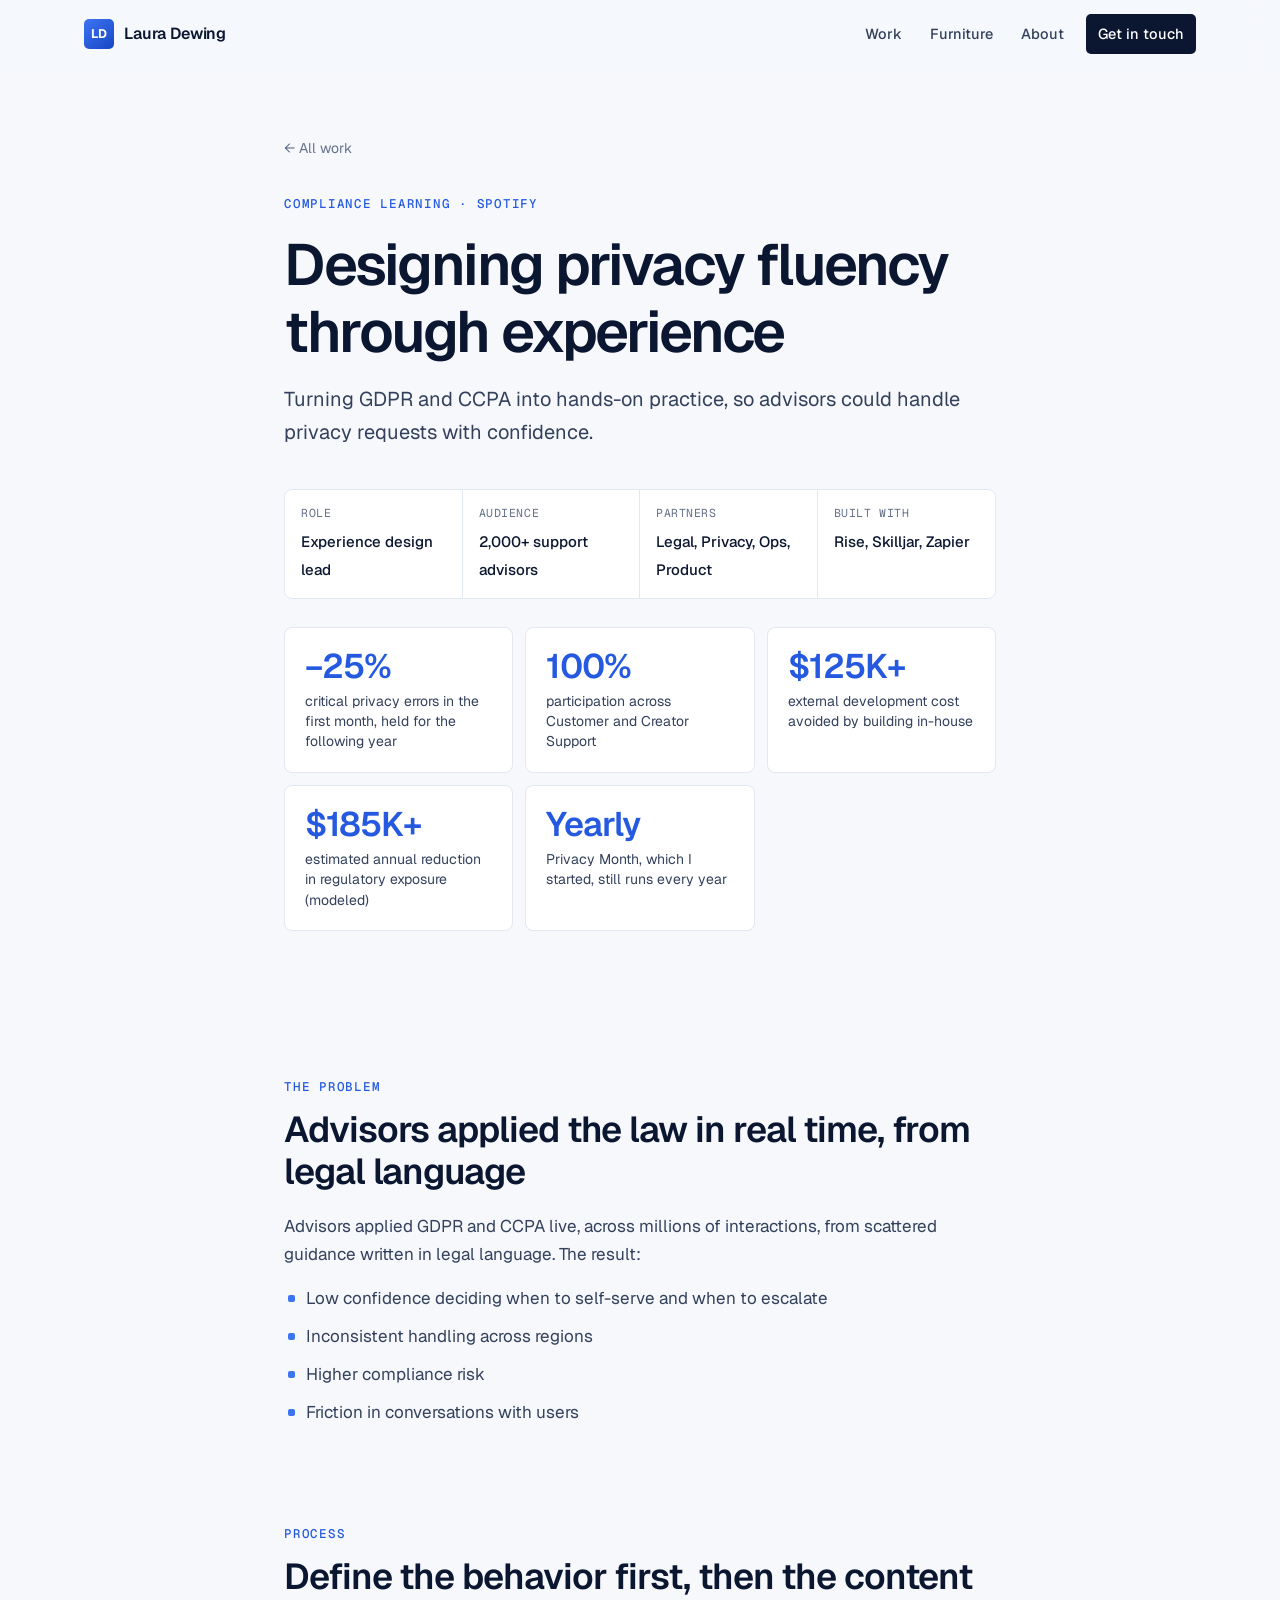
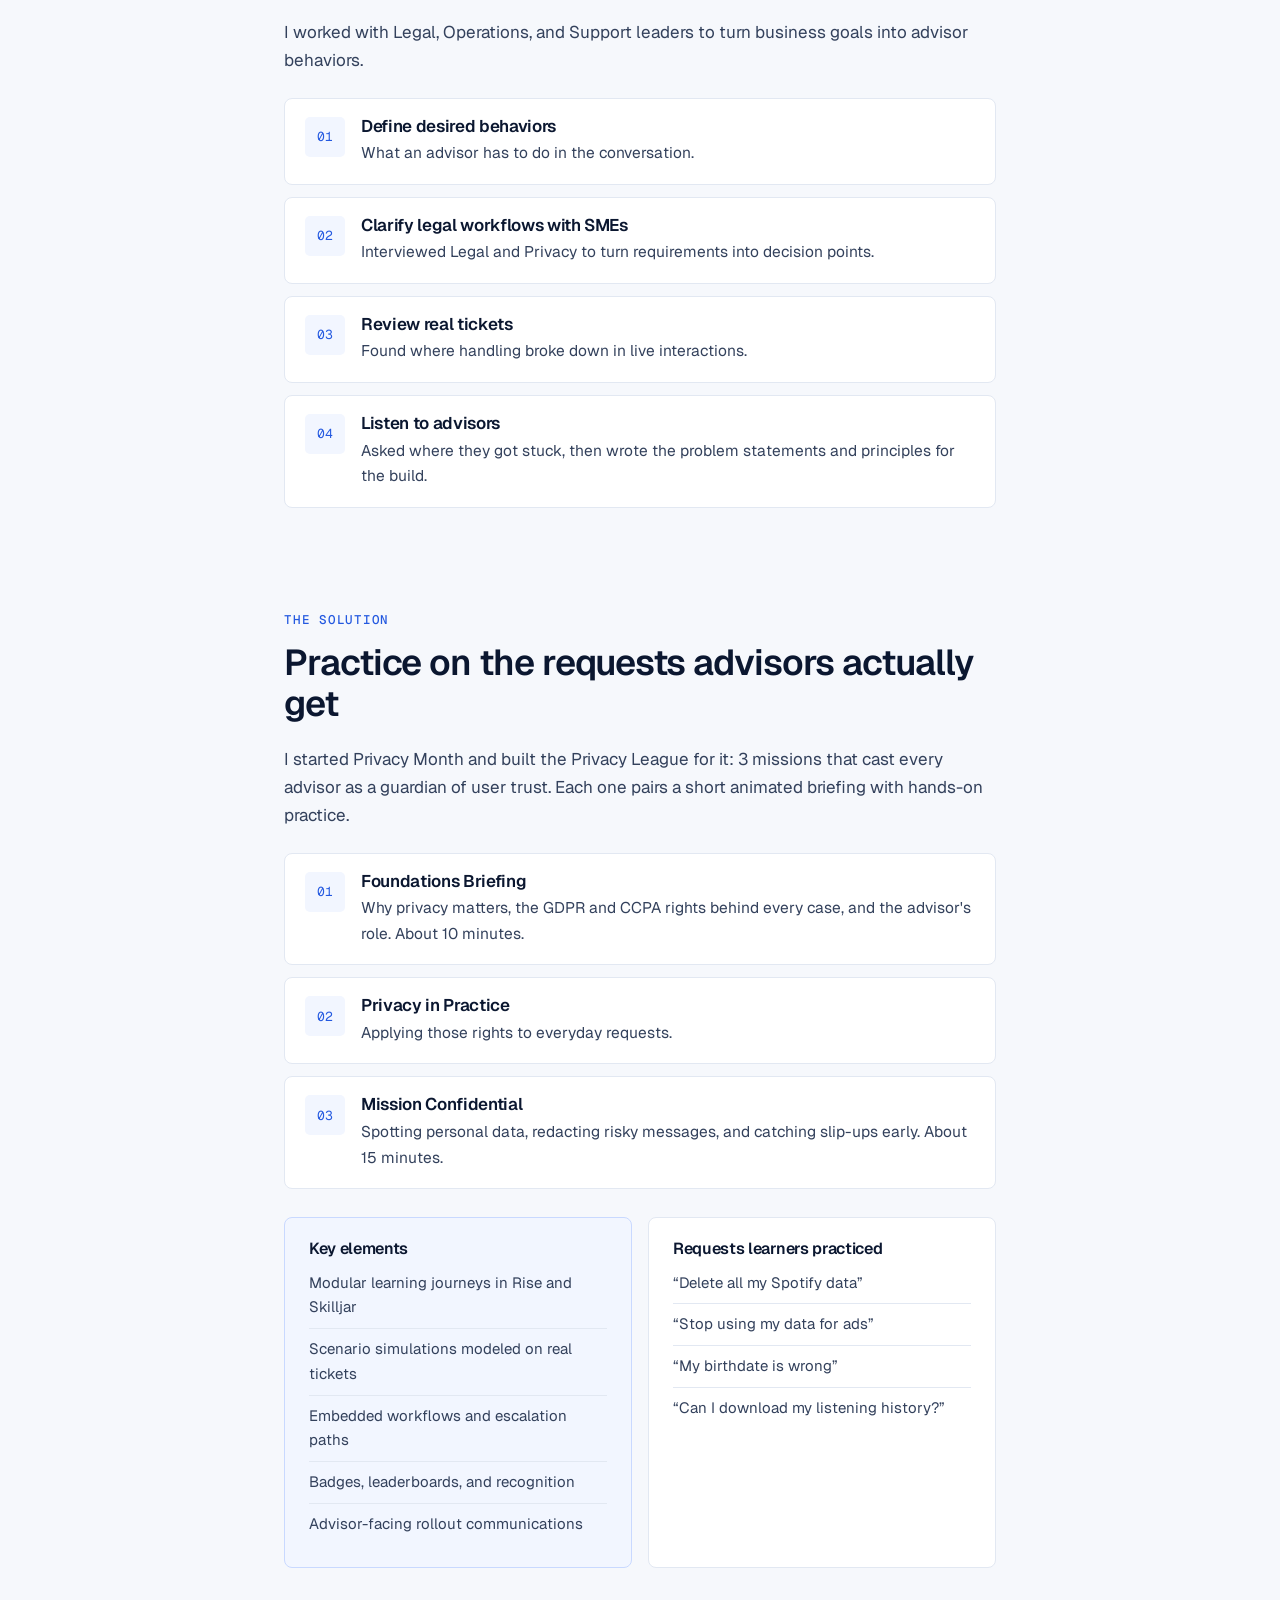
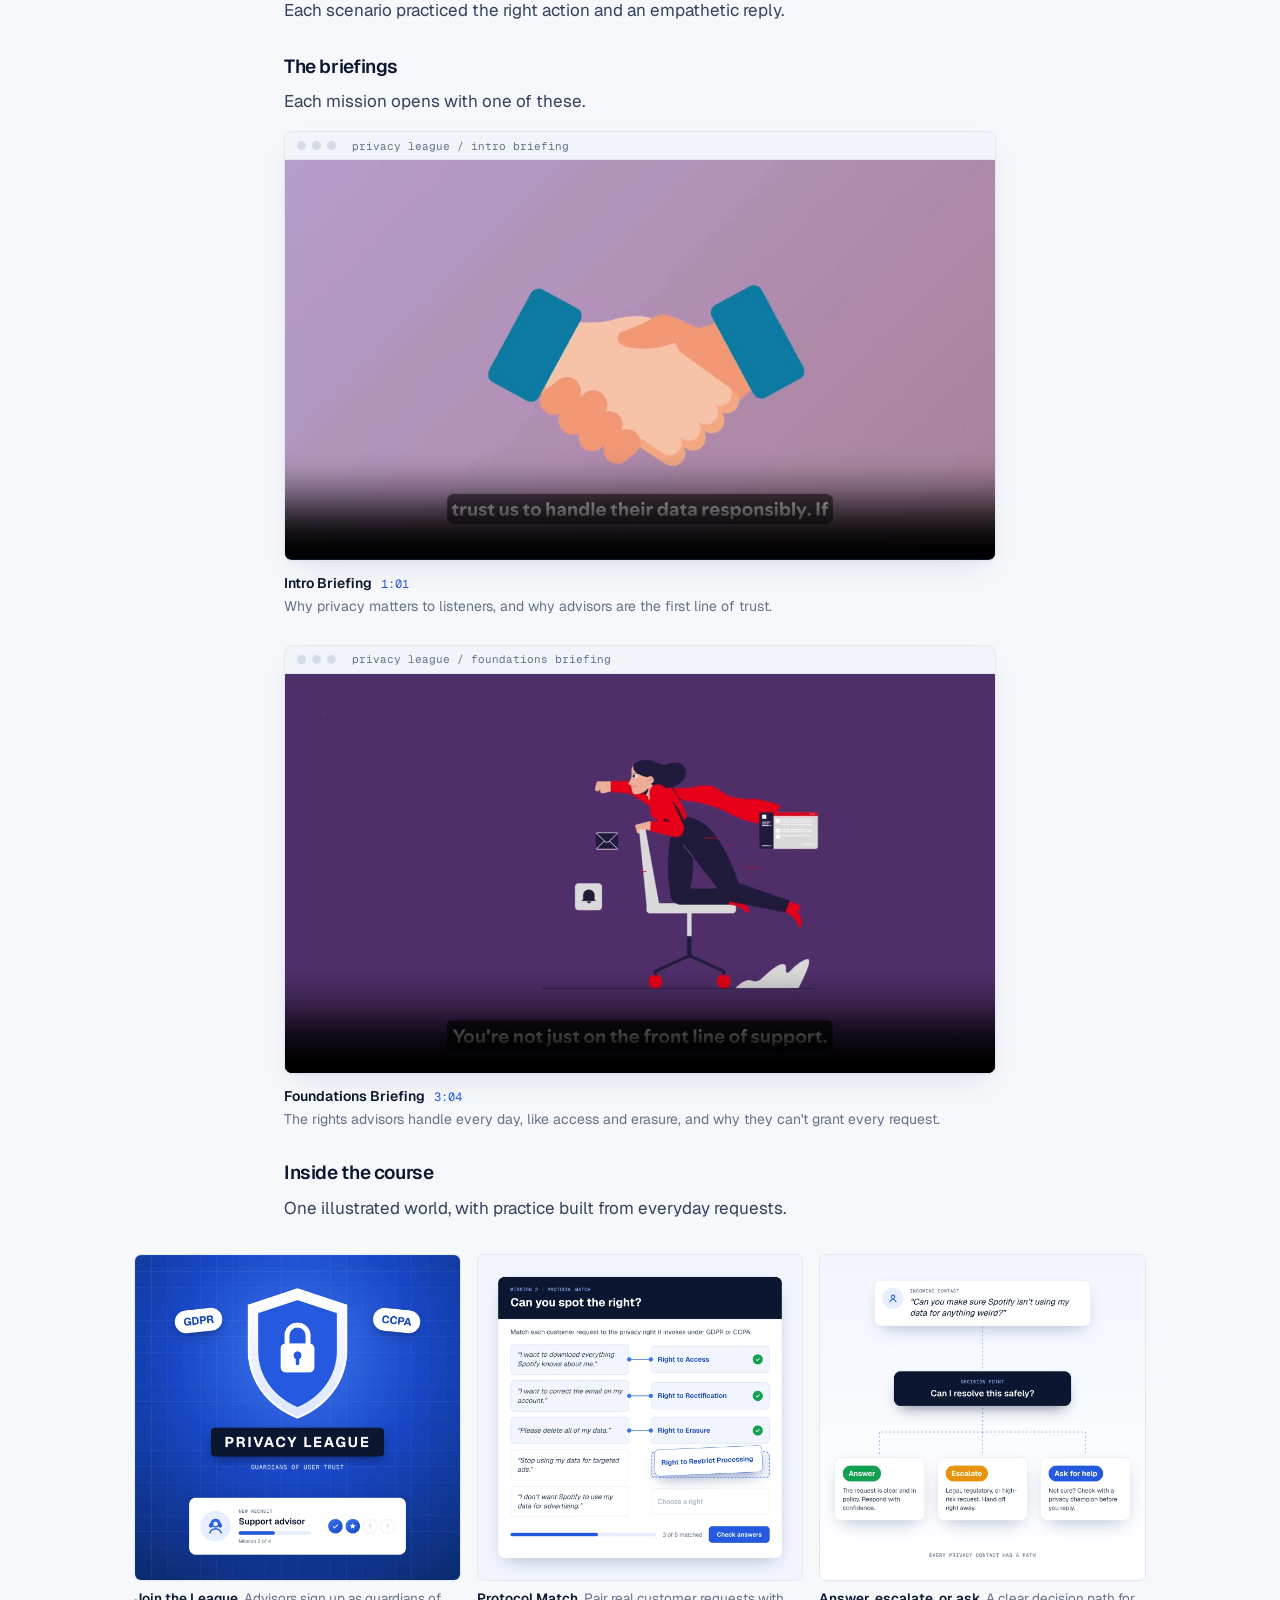
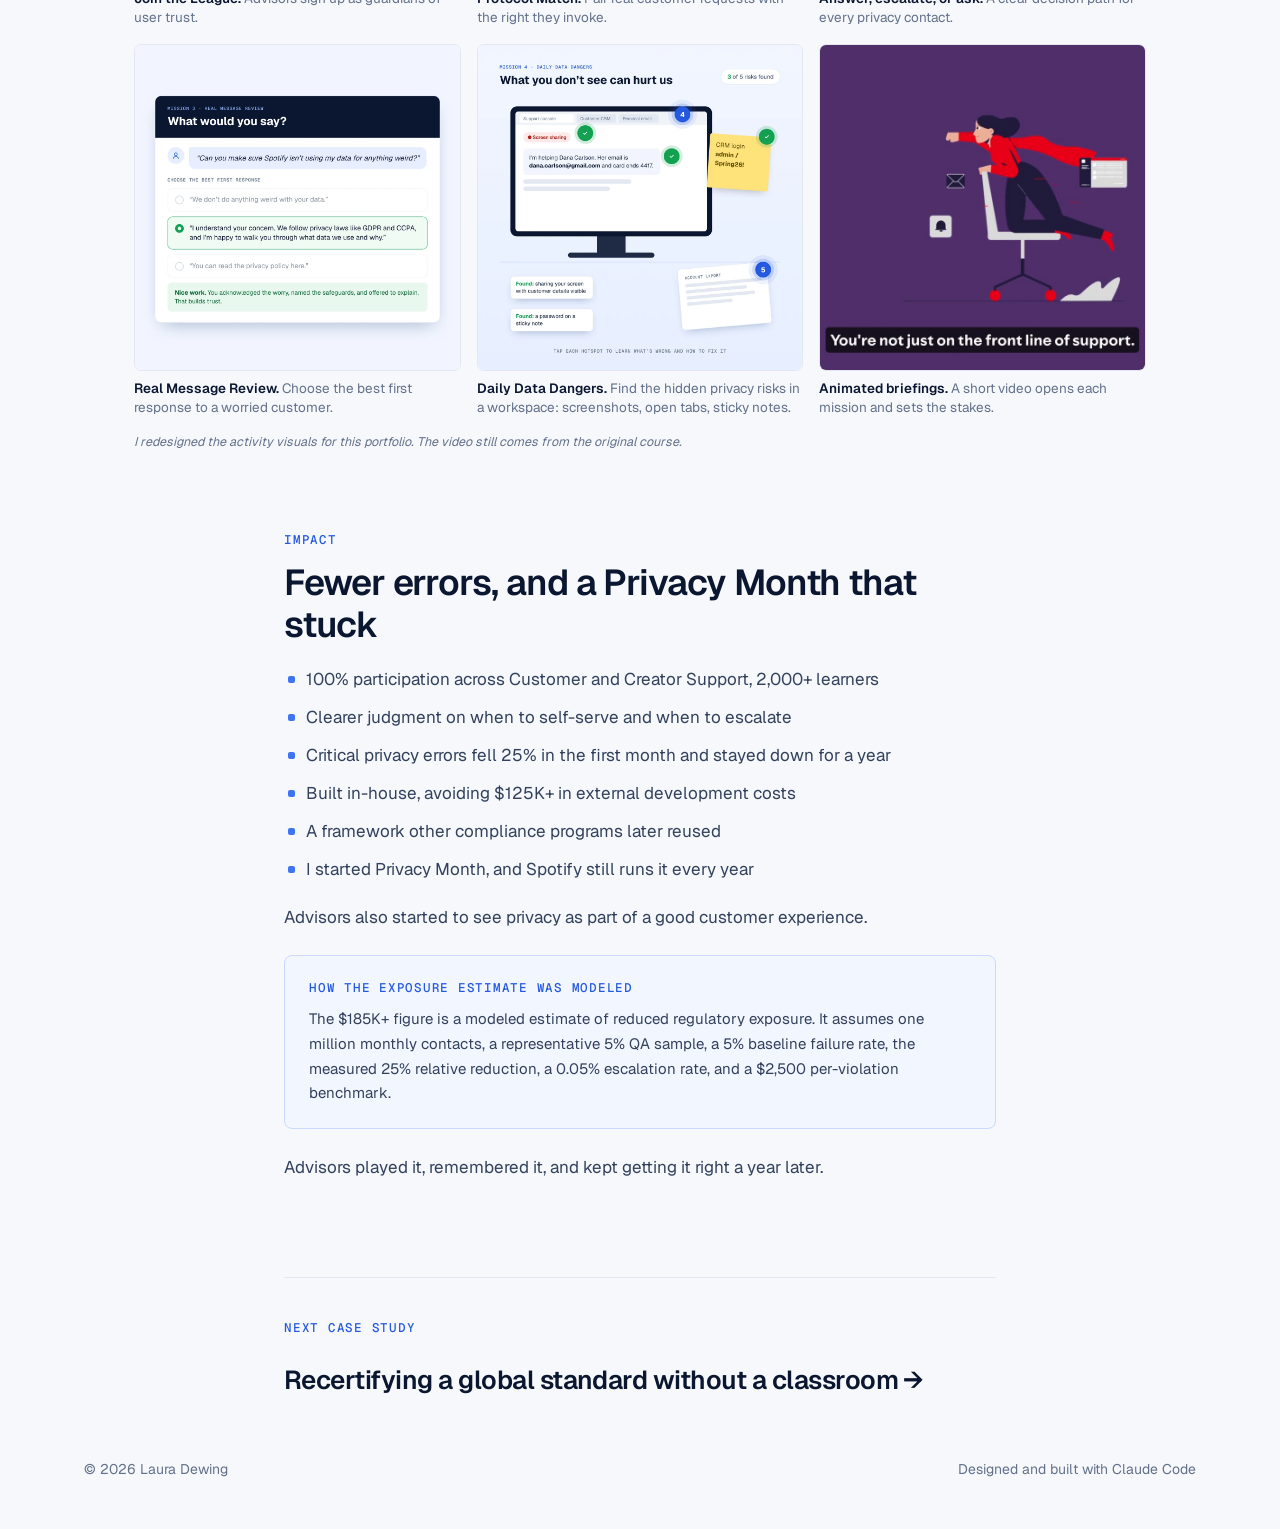
<file: privacy-fluency.html>
<!DOCTYPE html>
<html lang="en">
<head>
  <meta charset="UTF-8">
  <meta name="viewport" content="width=device-width, initial-scale=1.0">
  <title>Designing privacy fluency through experience | Laura Dewing</title>
  <meta property="og:type" content="website">
  <meta property="og:title" content="Designing privacy fluency through experience | Laura Dewing">
  <meta property="og:description" content="How Laura Dewing turned GDPR and CCPA requirements into scenario-based practice for 2,000+ Spotify support advisors.">
  <meta property="og:url" content="https://iamcalledlaura-cmyk.github.io/privacy-fluency.html">
  <meta property="og:image" content="https://iamcalledlaura-cmyk.github.io/images/og-card.jpg">
  <meta property="og:image:width" content="1200">
  <meta property="og:image:height" content="630">
  <meta name="twitter:card" content="summary_large_image">
  <meta name="twitter:image" content="https://iamcalledlaura-cmyk.github.io/images/og-card.jpg">
  <meta name="description" content="How Laura Dewing turned GDPR and CCPA requirements into scenario-based practice for 2,000+ Spotify support advisors.">
  <link rel="stylesheet" href="style.css?v=20261120a">
</head>
<body>

  <nav class="nav" id="nav">
    <div class="nav-inner">
      <a href="index.html" class="brand"><span class="brand-mark">LD</span>Laura Dewing</a>
      <div class="nav-links">
        <a href="index.html#work">Work</a>
        <a href="furniture.html">Furniture</a>
        <a href="index.html#about">About</a>
        <a href="mailto:iamcalledlaura@gmail.com" class="nav-cta">Get in touch</a>
      </div>
    </div>
  </nav>

  <header class="cs-hero">
    <div class="narrow fade-in">
      <a href="index.html#work" class="back">&larr; All work</a><br>
      <span class="eyebrow">Compliance learning &middot; Spotify</span>
      <h1>Designing privacy fluency through experience</h1>
      <p class="lede">Turning GDPR and CCPA into hands-on practice, so advisors could handle privacy requests with confidence.</p>
      <div class="cs-meta">
        <div><label>Role</label><span>Experience design lead</span></div>
        <div><label>Audience</label><span>2,000+ support advisors</span></div>
        <div><label>Partners</label><span>Legal, Privacy, Ops, Product</span></div>
        <div><label>Built with</label><span>Rise, Skilljar, Zapier</span></div>
      </div>
      <div class="stats" style="grid-template-columns:repeat(auto-fit,minmax(200px,1fr))">
        <div class="stat-card"><b>&minus;25%</b><span>critical privacy errors in the first month, held for the following year</span></div>
        <div class="stat-card"><b>100%</b><span>participation across Customer and Creator Support</span></div>
        <div class="stat-card"><b>$125K+</b><span>external development cost avoided by building in-house</span></div>
        <div class="stat-card"><b>$185K+</b><span>estimated annual reduction in regulatory exposure (modeled)</span></div>
        <div class="stat-card"><b>Yearly</b><span>Privacy Month, which I started, still runs every year</span></div>
      </div>
    </div>
  </header>

  <main class="narrow">

    <section class="cs-section fade-in">
      <span class="eyebrow">The problem</span>
      <h2>Advisors applied the law in real time, from legal language</h2>
      <p>Advisors applied GDPR and CCPA live, across millions of interactions, from scattered guidance written in legal language. The result:</p>
      <ul class="list">
        <li>Low confidence deciding when to self-serve and when to escalate</li>
        <li>Inconsistent handling across regions</li>
        <li>Higher compliance risk</li>
        <li>Friction in conversations with users</li>
      </ul>
    </section>

    <section class="cs-section fade-in">
      <span class="eyebrow">Process</span>
      <h2>Define the behavior first, then the content</h2>
      <p>I worked with Legal, Operations, and Support leaders to turn business goals into advisor behaviors.</p>
      <div class="steps">
        <div class="step"><div><h4>Define desired behaviors</h4><p>What an advisor has to do in the conversation.</p></div></div>
        <div class="step"><div><h4>Clarify legal workflows with SMEs</h4><p>Interviewed Legal and Privacy to turn requirements into decision points.</p></div></div>
        <div class="step"><div><h4>Review real tickets</h4><p>Found where handling broke down in live interactions.</p></div></div>
        <div class="step"><div><h4>Listen to advisors</h4><p>Asked where they got stuck, then wrote the problem statements and principles for the build.</p></div></div>
      </div>
    </section>

    <section class="cs-section fade-in">
      <span class="eyebrow">The solution</span>
      <h2>Practice on the requests advisors actually get</h2>
      <p>I started Privacy Month and built the Privacy League for it: 3 missions that cast every advisor as a guardian of user trust. Each one pairs a short animated briefing with hands-on practice.</p>
      <div class="steps">
        <div class="step"><div><h4>Foundations Briefing</h4><p>Why privacy matters, the GDPR and CCPA rights behind every case, and the advisor's role. About 10 minutes.</p></div></div>
        <div class="step"><div><h4>Privacy in Practice</h4><p>Applying those rights to everyday requests.</p></div></div>
        <div class="step"><div><h4>Mission Confidential</h4><p>Spotting personal data, redacting risky messages, and catching slip-ups early. About 15 minutes.</p></div></div>
      </div>
      <div class="two-col">
        <div class="col-card accent">
          <h4>Key elements</h4>
          <ul>
            <li>Modular learning journeys in Rise and Skilljar</li>
            <li>Scenario simulations modeled on real tickets</li>
            <li>Embedded workflows and escalation paths</li>
            <li>Badges, leaderboards, and recognition</li>
            <li>Advisor-facing rollout communications</li>
          </ul>
        </div>
        <div class="col-card">
          <h4>Requests learners practiced</h4>
          <ul>
            <li>&ldquo;Delete all my Spotify data&rdquo;</li>
            <li>&ldquo;Stop using my data for ads&rdquo;</li>
            <li>&ldquo;My birthdate is wrong&rdquo;</li>
            <li>&ldquo;Can I download my listening history?&rdquo;</li>
          </ul>
        </div>
      </div>
      <p>Each scenario practiced the right action and an empathetic reply.</p>

      <h3>The briefings</h3>
      <p>Each mission opens with one of these.</p>
      <figure class="video feature">
        <div class="frame"><div class="frame-bar"><i></i><i></i><i></i><span>privacy league / intro briefing</span></div>
          <video controls preload="none" playsinline poster="videos/privacy-intro.jpg">
            <source src="videos/privacy-intro.mp4" type="video/mp4">
          </video>
        </div>
        <figcaption><b>Intro Briefing <span class="len">1:01</span></b>Why privacy matters to listeners, and why advisors are the first line of trust.</figcaption>
      </figure>
      <figure class="video feature">
        <div class="frame"><div class="frame-bar"><i></i><i></i><i></i><span>privacy league / foundations briefing</span></div>
          <video controls preload="none" playsinline poster="videos/privacy-foundations.jpg">
            <source src="videos/privacy-foundations.mp4" type="video/mp4">
          </video>
        </div>
        <figcaption><b>Foundations Briefing <span class="len">3:04</span></b>The rights advisors handle every day, like access and erasure, and why they can't grant every request.</figcaption>
      </figure>

      <h3>Inside the course</h3>
      <p>One illustrated world, with practice built from everyday requests.</p>
    </section>
  </main>

  <div class="wide fade-in">
    <div class="course-strip">
      <figure><img src="images/pl-league.webp" alt="Privacy League crest with GDPR and CCPA tags and an advisor member card showing mission progress" loading="lazy"><figcaption><b>Join the League.</b> Advisors sign up as guardians of user trust.</figcaption></figure>
      <figure><img src="images/pl-match-v2.webp" alt="Protocol Match activity in progress, matching customer requests to GDPR and CCPA rights" loading="lazy"><figcaption><b>Protocol Match.</b> Pair real customer requests with the right they invoke.</figcaption></figure>
      <figure><img src="images/pl-paths.webp" alt="Decision flow from a customer privacy question to three paths: answer, escalate, or ask for help" loading="lazy"><figcaption><b>Answer, escalate, or ask.</b> A clear decision path for every privacy contact.</figcaption></figure>
      <figure><img src="images/pl-message-v2.webp" alt="Real Message Review activity with the best first response selected and feedback shown" loading="lazy"><figcaption><b>Real Message Review.</b> Choose the best first response to a worried customer.</figcaption></figure>
      <figure><img src="images/pl-dangers-v2.webp" alt="Daily Data Dangers hotspot activity finding privacy risks on an advisor's screen and desk" loading="lazy"><figcaption><b>Daily Data Dangers.</b> Find the hidden privacy risks in a workspace: screenshots, open tabs, sticky notes.</figcaption></figure>
      <figure><img src="videos/privacy-foundations.jpg" alt="Still from the Foundations Briefing video" loading="lazy" style="object-fit:cover;object-position:center"><figcaption><b>Animated briefings.</b> A short video opens each mission and sets the stakes.</figcaption></figure>
    </div>
    <p class="strip-note">I redesigned the activity visuals for this portfolio. The video still comes from the original course.</p>
  </div>

  <main class="narrow">

    <section class="cs-section fade-in">
      <span class="eyebrow">Impact</span>
      <h2>Fewer errors, and a Privacy Month that stuck</h2>
      <ul class="list">
        <li>100% participation across Customer and Creator Support, 2,000+ learners</li>
        <li>Clearer judgment on when to self-serve and when to escalate</li>
        <li>Critical privacy errors fell 25% in the first month and stayed down for a year</li>
        <li>Built in-house, avoiding $125K+ in external development costs</li>
        <li>A framework other compliance programs later reused</li>
        <li>I started Privacy Month, and Spotify still runs it every year</li>
      </ul>
      <p>Advisors also started to see privacy as part of a good customer experience.</p>
      <div class="callout">
        <span class="eyebrow">How the exposure estimate was modeled</span>
        <p style="font-size:15px">The $185K+ figure is a modeled estimate of reduced regulatory exposure. It assumes one million monthly contacts, a representative 5% QA sample, a 5% baseline failure rate, the measured 25% relative reduction, a 0.05% escalation rate, and a $2,500 per-violation benchmark.</p>
      </div>
      <p>Advisors played it, remembered it, and kept getting it right a year later.</p>
    </section>


    <div class="next-cs">
      <span class="eyebrow">Next case study</span>
      <a href="global-recertification.html" class="big">Recertifying a global standard without a classroom &rarr;</a>
    </div>
  </main>

  <footer class="footer">
    <div class="container"><span>&copy; 2026 Laura Dewing</span><span>Designed and built with Claude Code</span></div>
  </footer>
  <script src="site.js?v=20261104a"></script>
  <script data-goatcounter="https://lauradewing.goatcounter.com/count" async src="https://gc.zgo.at/count.js"></script>
</body>
</html>
</file>
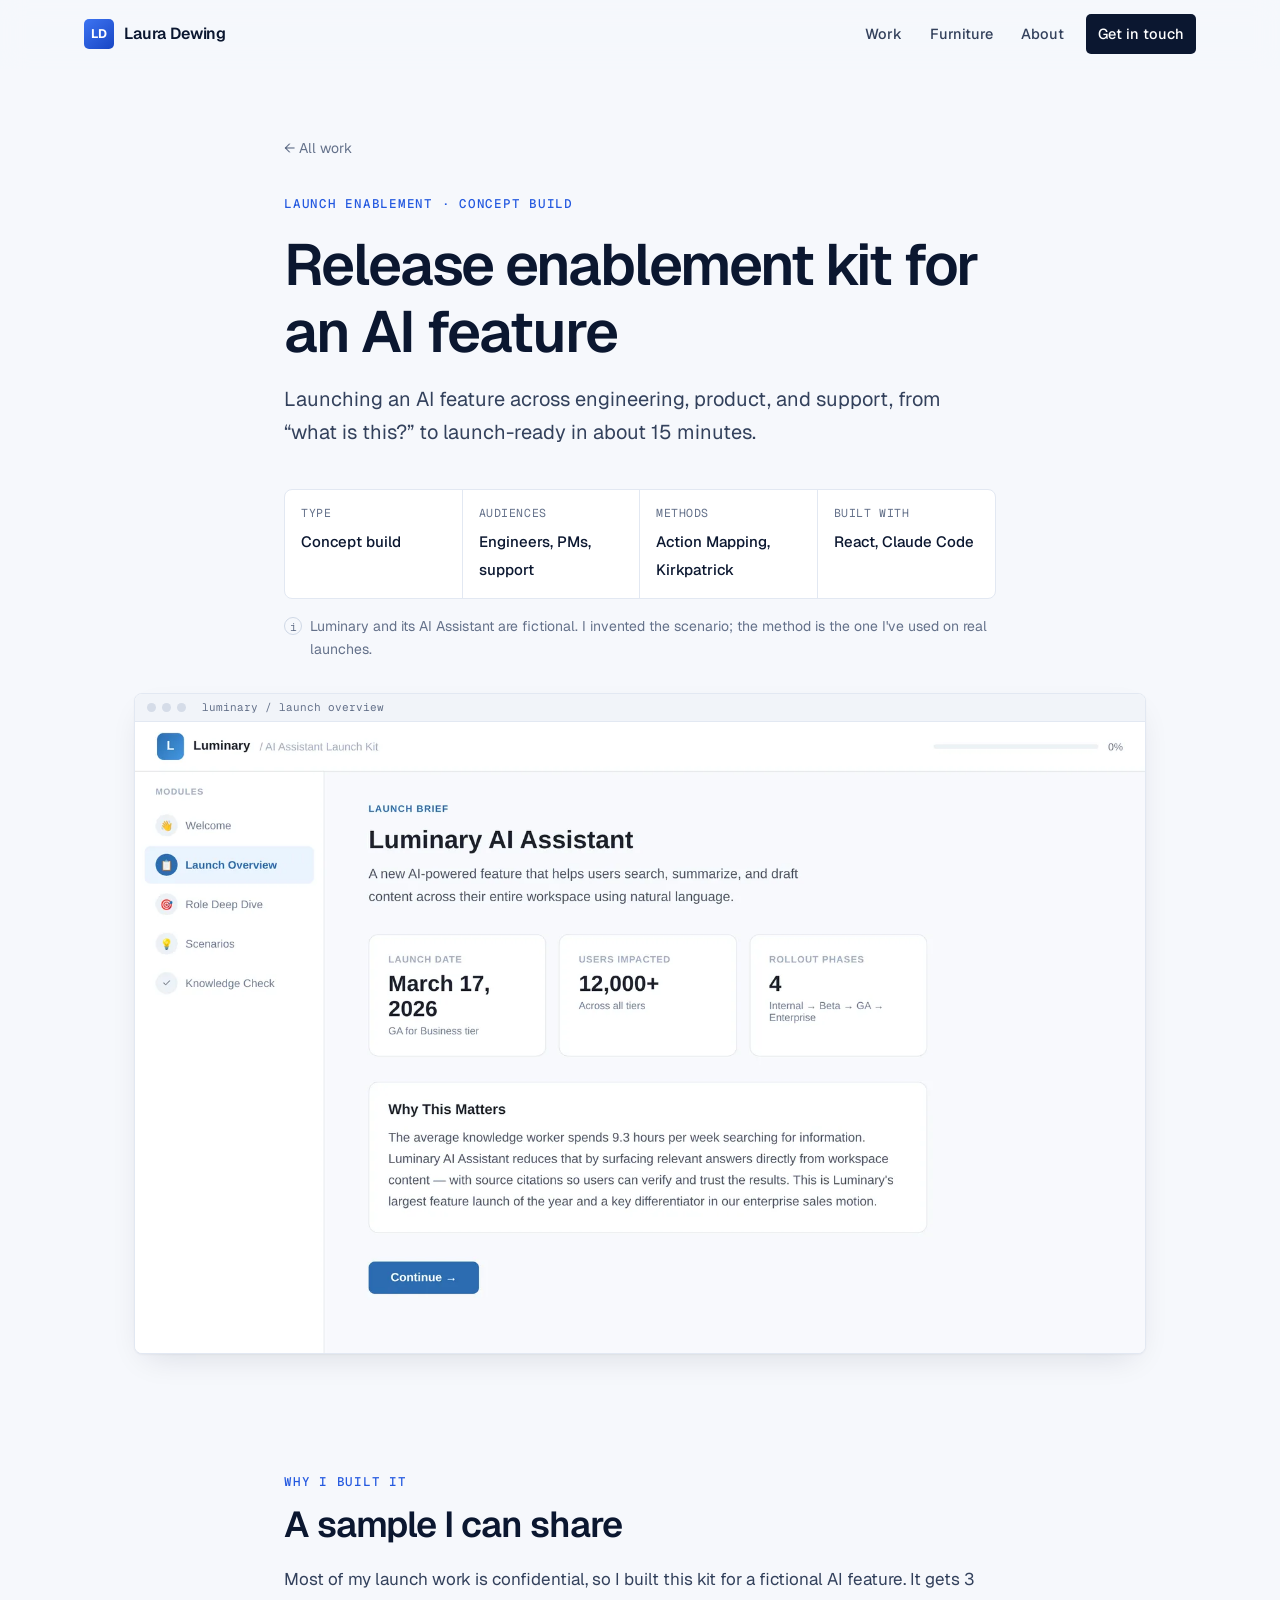
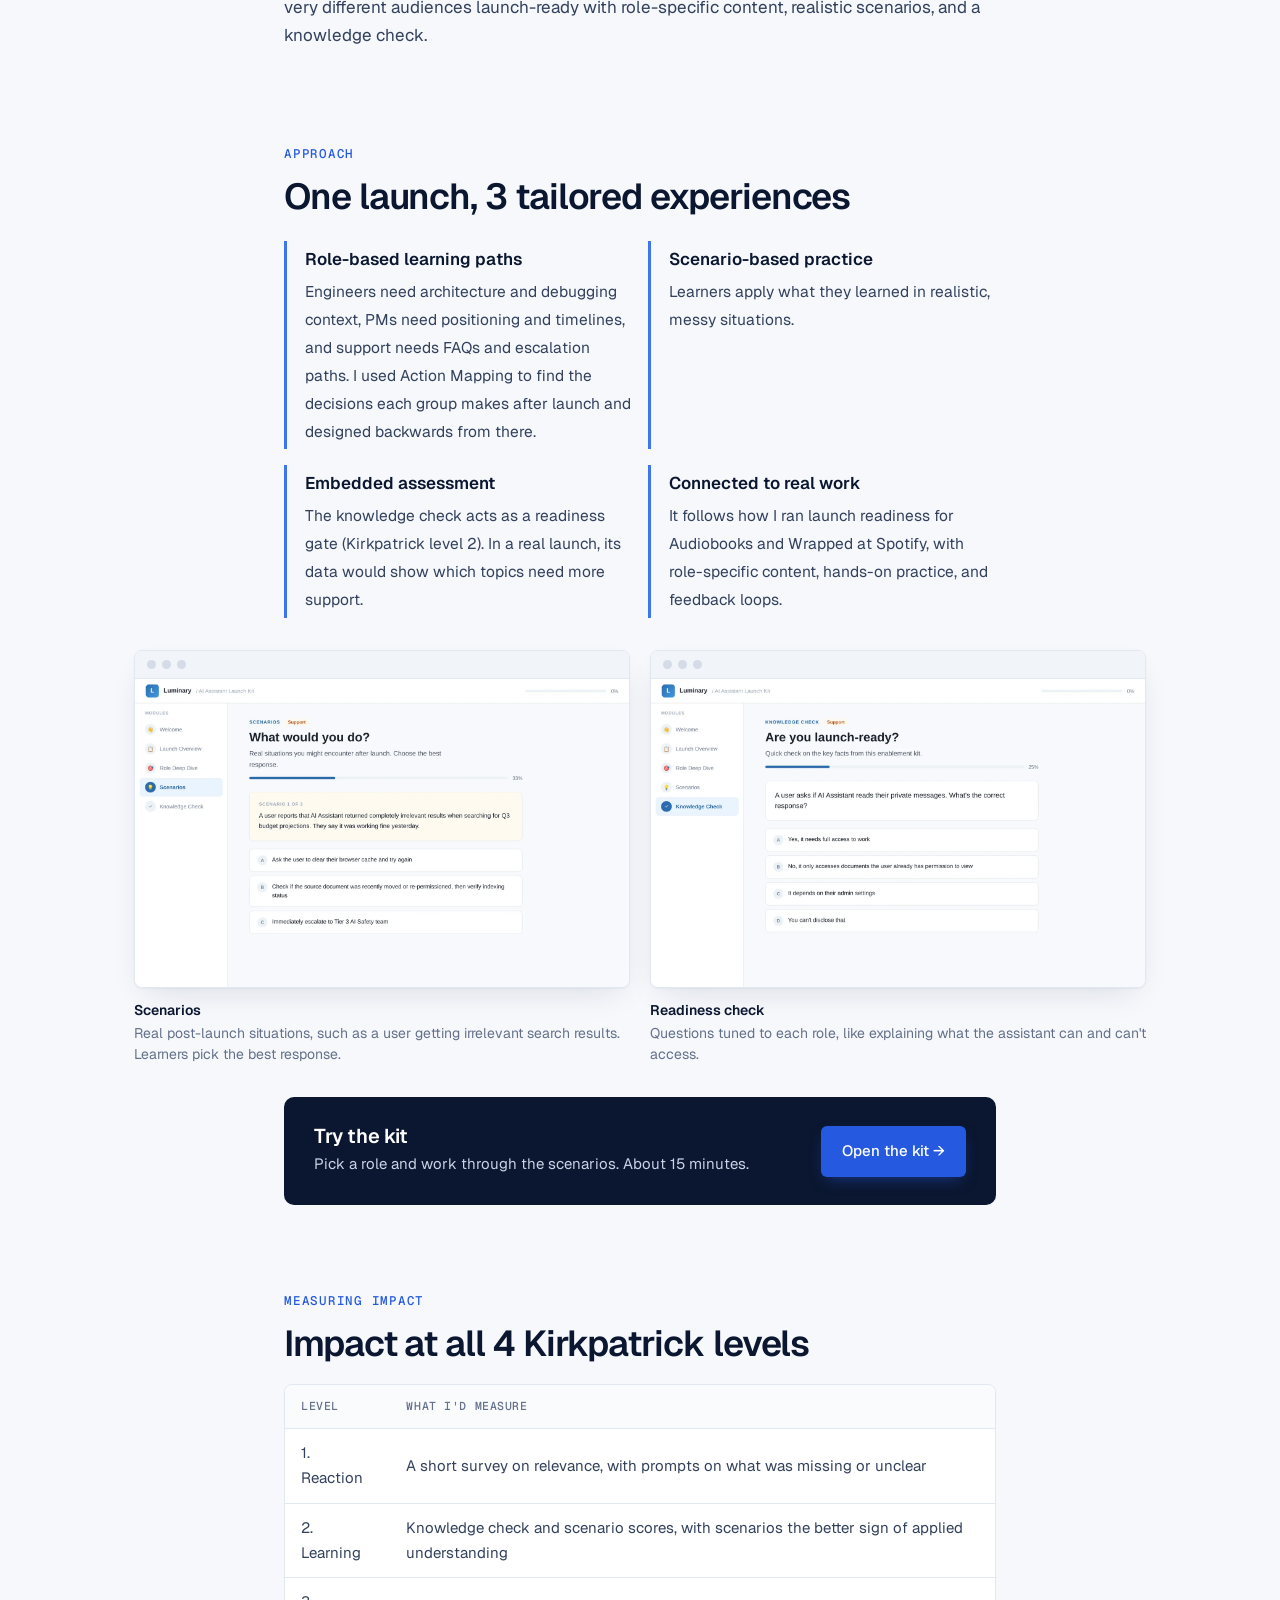
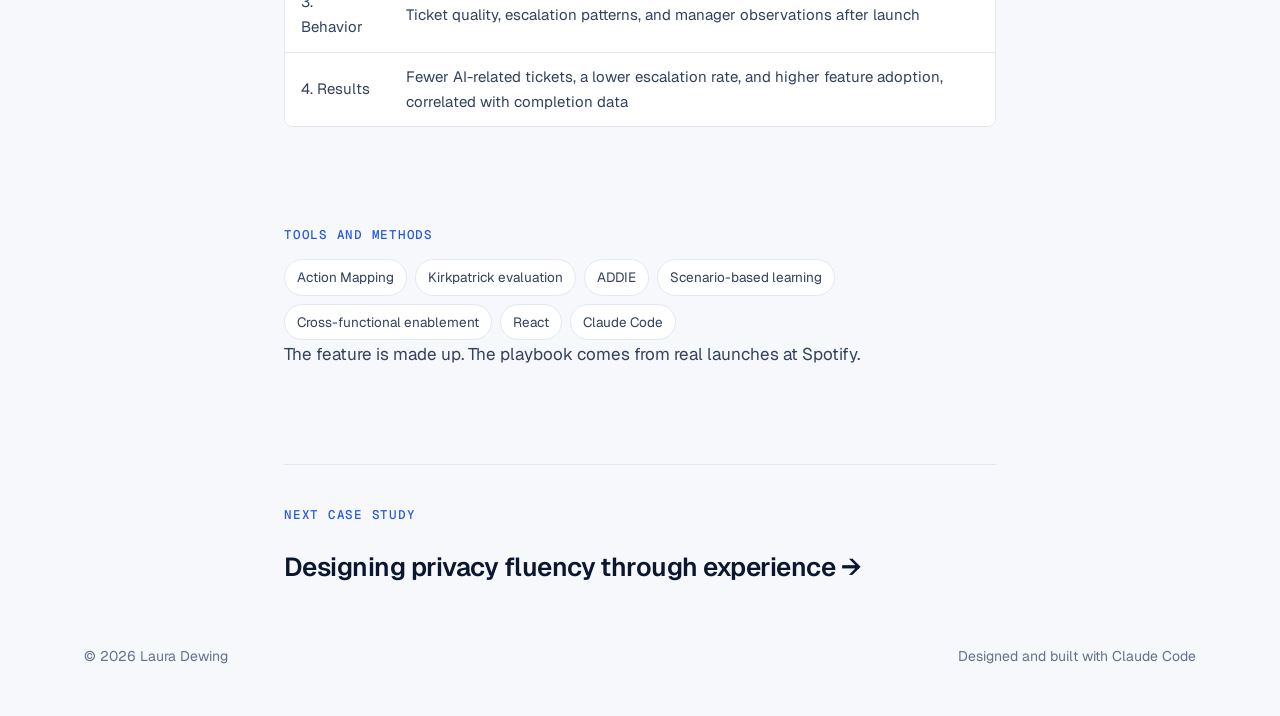
<file: release-enablement-kit.html>
<!DOCTYPE html>
<html lang="en">
<head>
  <meta charset="UTF-8">
  <meta name="viewport" content="width=device-width, initial-scale=1.0">
  <title>Release enablement kit | Laura Dewing</title>
  <meta property="og:type" content="website">
  <meta property="og:title" content="Release enablement kit | Laura Dewing">
  <meta property="og:description" content="An interactive launch-readiness kit for a fictional AI feature, designed for engineers, PMs, and support. Concept build by Laura Dewing.">
  <meta property="og:url" content="https://iamcalledlaura-cmyk.github.io/release-enablement-kit.html">
  <meta property="og:image" content="https://iamcalledlaura-cmyk.github.io/images/og-card.jpg">
  <meta property="og:image:width" content="1200">
  <meta property="og:image:height" content="630">
  <meta name="twitter:card" content="summary_large_image">
  <meta name="twitter:image" content="https://iamcalledlaura-cmyk.github.io/images/og-card.jpg">
  <meta name="description" content="An interactive launch-readiness kit for a fictional AI feature, designed for engineers, PMs, and support. Concept build by Laura Dewing.">
  <link rel="stylesheet" href="style.css?v=20261120a">
</head>
<body>

  <nav class="nav" id="nav">
    <div class="nav-inner">
      <a href="index.html" class="brand"><span class="brand-mark">LD</span>Laura Dewing</a>
      <div class="nav-links">
        <a href="index.html#work">Work</a>
        <a href="furniture.html">Furniture</a>
        <a href="index.html#about">About</a>
        <a href="mailto:iamcalledlaura@gmail.com" class="nav-cta">Get in touch</a>
      </div>
    </div>
  </nav>

  <header class="cs-hero">
    <div class="narrow fade-in">
      <a href="index.html#work" class="back">&larr; All work</a><br>
      <span class="eyebrow">Launch enablement &middot; Concept build</span>
      <h1>Release enablement kit for an AI feature</h1>
      <p class="lede">Launching an AI feature across engineering, product, and support, from &ldquo;what is this?&rdquo; to launch-ready in about 15 minutes.</p>
      <div class="cs-meta">
        <div><label>Type</label><span>Concept build</span></div>
        <div><label>Audiences</label><span>Engineers, PMs, support</span></div>
        <div><label>Methods</label><span>Action Mapping, Kirkpatrick</span></div>
        <div><label>Built with</label><span>React, Claude Code</span></div>
      </div>
      <p class="note">Luminary and its AI Assistant are fictional. I invented the scenario; the method is the one I've used on real launches.</p>
    </div>
    <div class="wide fade-in">
      <figure class="shot"><div class="frame"><div class="frame-bar"><i></i><i></i><i></i><span>luminary / launch overview</span></div><img src="images/lum-overview.webp" alt="Launch overview screen with launch date, users impacted, and rollout phases"></div></figure>
    </div>
  </header>

  <main class="narrow">
    <section class="cs-section fade-in">
      <span class="eyebrow">Why I built it</span>
      <h2>A sample I can share</h2>
      <p>Most of my launch work is confidential, so I built this kit for a fictional AI feature. It gets 3 very different audiences launch-ready with role-specific content, realistic scenarios, and a knowledge check.</p>
    </section>

    <section class="cs-section fade-in">
      <span class="eyebrow">Approach</span>
      <h2>One launch, 3 tailored experiences</h2>
      <div class="principles">
        <div class="principle"><b>Role-based learning paths</b><span>Engineers need architecture and debugging context, PMs need positioning and timelines, and support needs FAQs and escalation paths. I used Action Mapping to find the decisions each group makes after launch and designed backwards from there.</span></div>
        <div class="principle"><b>Scenario-based practice</b><span>Learners apply what they learned in realistic, messy situations.</span></div>
        <div class="principle"><b>Embedded assessment</b><span>The knowledge check acts as a readiness gate (Kirkpatrick level 2). In a real launch, its data would show which topics need more support.</span></div>
        <div class="principle"><b>Connected to real work</b><span>It follows how I ran launch readiness for Audiobooks and Wrapped at Spotify, with role-specific content, hands-on practice, and feedback loops.</span></div>
      </div>
    </section>
  </main>

  <div class="wide fade-in">
    <div class="shots two">
      <figure class="shot">
        <div class="frame"><div class="frame-bar"><i></i><i></i><i></i></div><img src="images/lum-scenario.webp" alt="Support scenario asking what the learner would do" loading="lazy"></div>
        <figcaption><b>Scenarios</b>Real post-launch situations, such as a user getting irrelevant search results. Learners pick the best response.</figcaption>
      </figure>
      <figure class="shot">
        <div class="frame"><div class="frame-bar"><i></i><i></i><i></i></div><img src="images/lum-check.webp" alt="Knowledge check question about data permissions" loading="lazy"></div>
        <figcaption><b>Readiness check</b>Questions tuned to each role, like explaining what the assistant can and can't access.</figcaption>
      </figure>
    </div>
  </div>

  <main class="narrow">
    <div class="proto-cta fade-in">
      <div>
        <h3>Try the kit</h3>
        <p>Pick a role and work through the scenarios. About 15 minutes.</p>
      </div>
      <a href="https://luminary-product-enablement.netlify.app/" target="_blank" rel="noopener" class="btn btn-primary">Open the kit &rarr;</a>
    </div>


    <section class="cs-section fade-in">
      <span class="eyebrow">Measuring impact</span>
      <h2>Impact at all 4 Kirkpatrick levels</h2>
      <table class="data">
        <thead><tr><th>Level</th><th>What I'd measure</th></tr></thead>
        <tbody>
          <tr><td>1. Reaction</td><td>A short survey on relevance, with prompts on what was missing or unclear</td></tr>
          <tr><td>2. Learning</td><td>Knowledge check and scenario scores, with scenarios the better sign of applied understanding</td></tr>
          <tr><td>3. Behavior</td><td>Ticket quality, escalation patterns, and manager observations after launch</td></tr>
          <tr><td>4. Results</td><td>Fewer AI-related tickets, a lower escalation rate, and higher feature adoption, correlated with completion data</td></tr>
        </tbody>
      </table>
    </section>

    <section class="cs-section fade-in">
      <span class="eyebrow">Tools and methods</span>
      <div class="toolrow" style="margin-top:12px">
        <span>Action Mapping</span><span>Kirkpatrick evaluation</span><span>ADDIE</span><span>Scenario-based learning</span><span>Cross-functional enablement</span><span>React</span><span>Claude Code</span>
      </div>
      <p>The feature is made up. The playbook comes from real launches at Spotify.</p>
    </section>

    <div class="next-cs">
      <span class="eyebrow">Next case study</span>
      <a href="privacy-fluency.html" class="big">Designing privacy fluency through experience &rarr;</a>
    </div>
  </main>

  <footer class="footer">
    <div class="container"><span>&copy; 2026 Laura Dewing</span><span>Designed and built with Claude Code</span></div>
  </footer>
  <script src="site.js?v=20261104a"></script>
  <script data-goatcounter="https://lauradewing.goatcounter.com/count" async src="https://gc.zgo.at/count.js"></script>
</body>
</html>
</file>
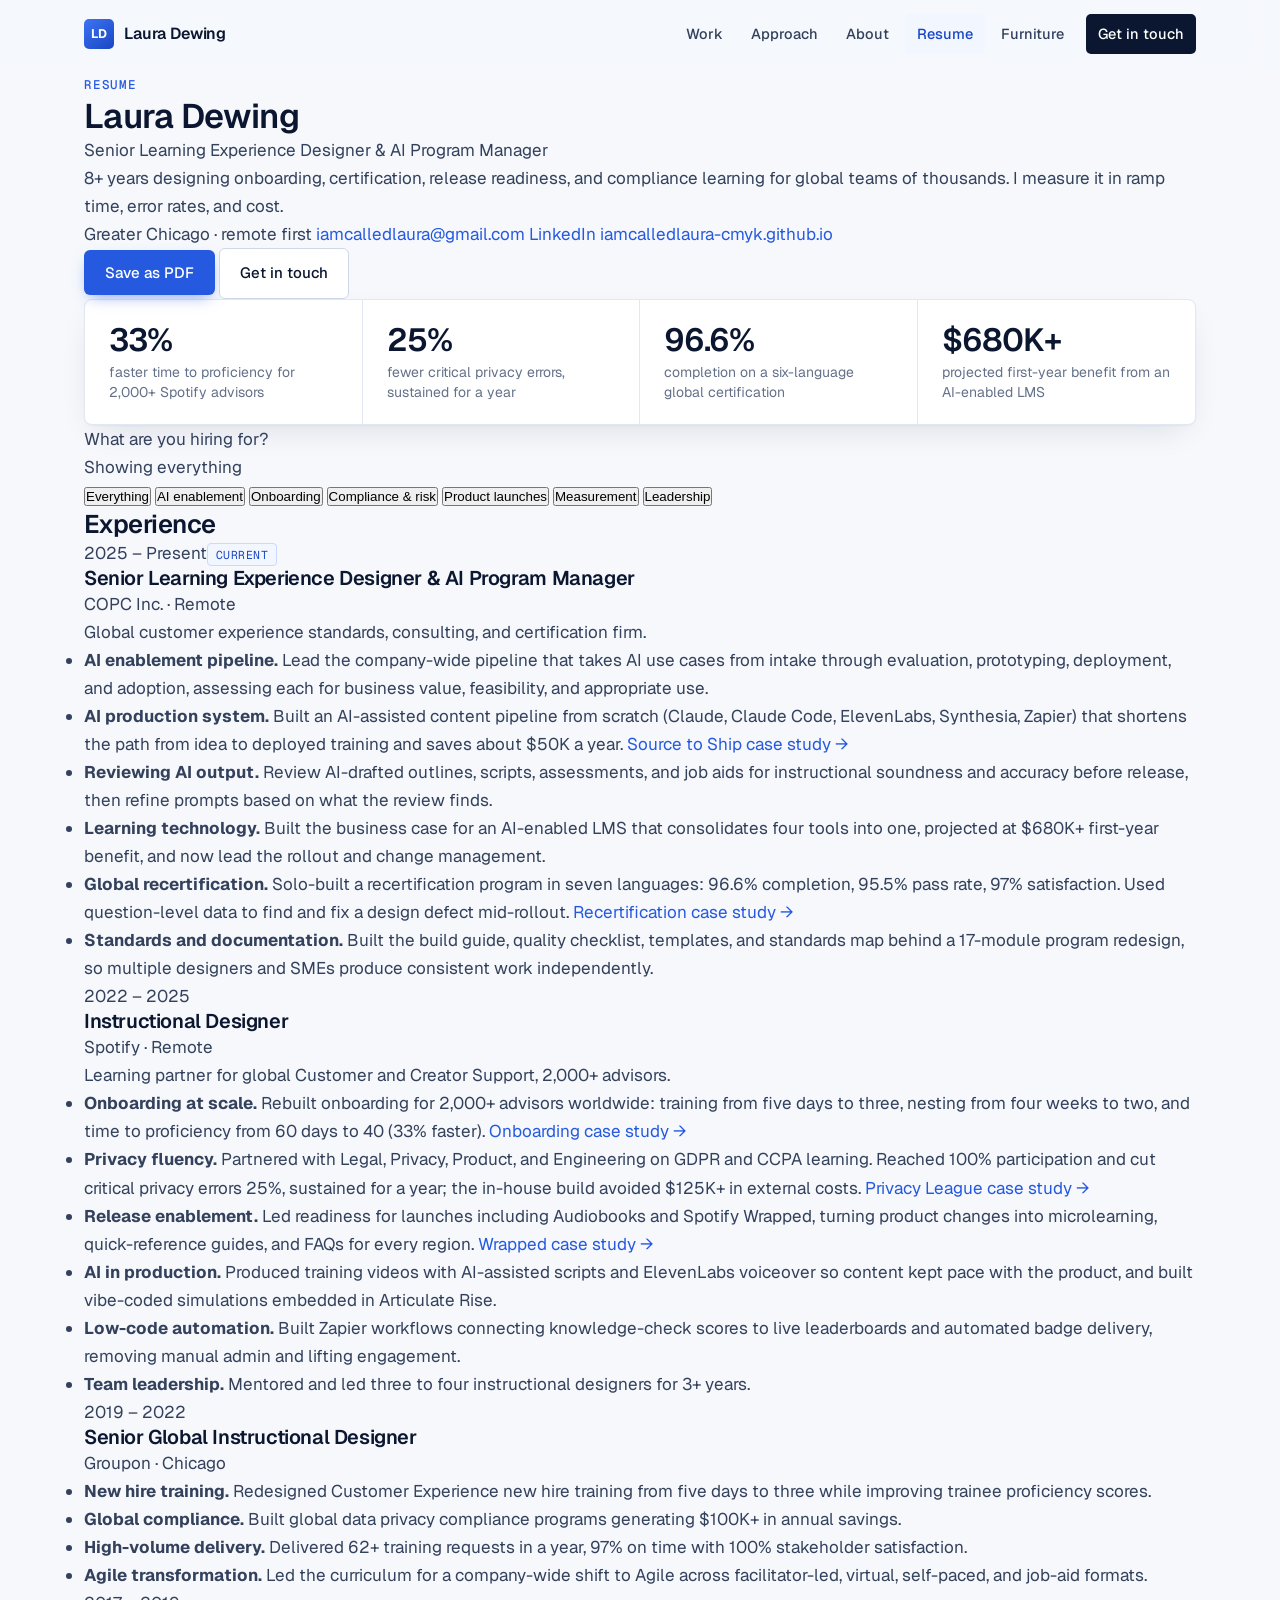
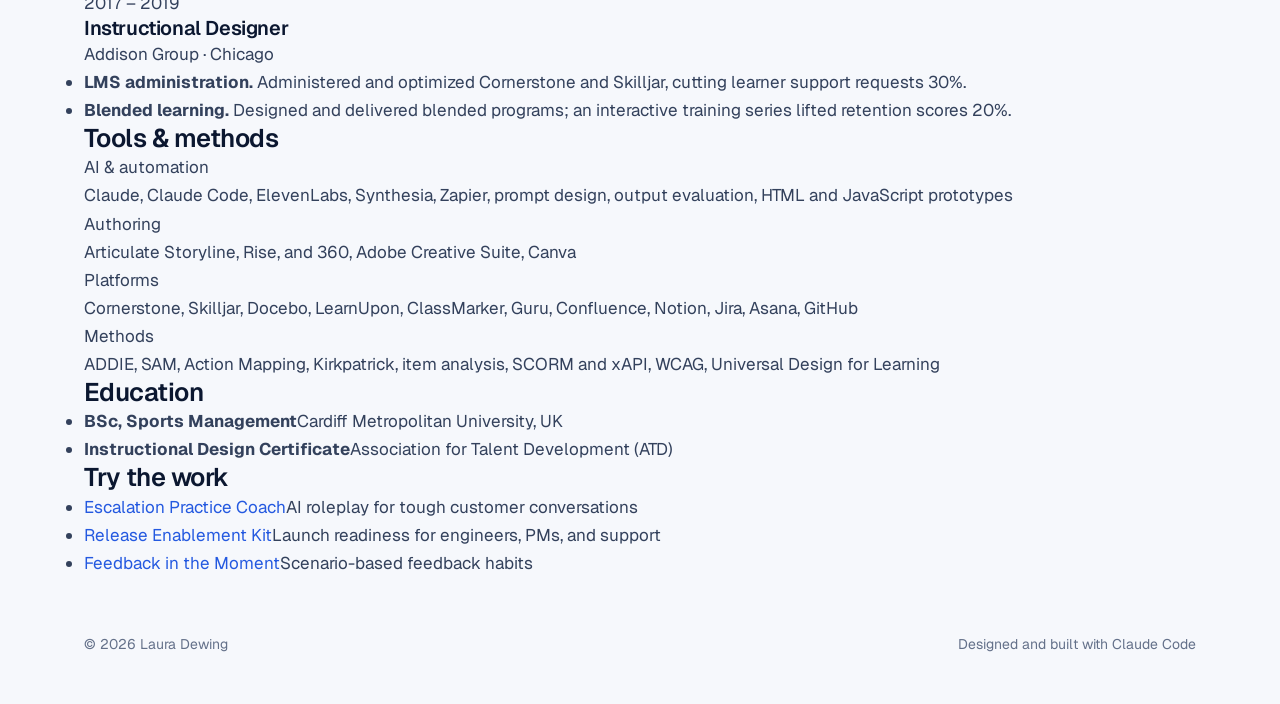
<file: resume.html>
<!DOCTYPE html>
<html lang="en">
<head>
  <meta charset="UTF-8">
  <meta name="viewport" content="width=device-width, initial-scale=1.0">
  <title>Resume — Laura Dewing</title>
  <meta name="description" content="Laura Dewing's resume: 8+ years of learning experience design and AI enablement at COPC, Spotify, and Groupon. Filter it by what you're hiring for.">
  <link rel="canonical" href="https://iamcalledlaura-cmyk.github.io/resume.html">
  <meta property="og:type" content="website">
  <meta property="og:site_name" content="Laura Dewing">
  <meta property="og:title" content="Resume — Laura Dewing">
  <meta property="og:description" content="Laura Dewing&#x27;s resume: 8+ years of learning experience design and AI enablement at COPC, Spotify, and Groupon. Filter it by what you&#x27;re hiring for.">
  <meta property="og:url" content="https://iamcalledlaura-cmyk.github.io/resume.html">
  <meta property="og:image" content="https://iamcalledlaura-cmyk.github.io/images/og-card.jpg">
  <meta property="og:image:width" content="1200">
  <meta property="og:image:height" content="630">
  <meta property="og:image:alt" content="Laura Dewing, Learning Experience Design and AI Enablement">
  <meta name="twitter:card" content="summary_large_image">
  <meta name="twitter:image" content="https://iamcalledlaura-cmyk.github.io/images/og-card.jpg">
  <link rel="stylesheet" href="style.css?v=20261110s">
</head>
<body class="rs-page">

  <nav class="nav" id="nav">
    <div class="nav-inner">
      <a href="index.html" class="brand"><span class="brand-mark">LD</span>Laura Dewing</a>
      <div class="nav-links">
        <a href="index.html#work">Work</a>
        <a href="index.html#approach">Approach</a>
        <a href="index.html#about">About</a>
        <a href="resume.html" class="nav-keep" aria-current="page">Resume</a>
        <a href="furniture.html">Furniture</a>
        <a href="mailto:iamcalledlaura@gmail.com" class="nav-cta">Get in touch</a>
      </div>
    </div>
  </nav>

  <header class="rs-hero">
    <div class="container">
      <div class="rs-head fade-in">
        <div>
          <span class="eyebrow">Resume</span>
          <h1>Laura Dewing</h1>
          <p class="rs-title">Senior Learning Experience Designer &amp; AI Program Manager</p>
          <p class="rs-sub">8+ years designing onboarding, certification, release readiness, and compliance learning for global teams of thousands. I measure it in ramp time, error rates, and cost.</p>
          <p class="rs-contact">
            <span>Greater Chicago &middot; remote first</span>
            <a href="mailto:iamcalledlaura@gmail.com">iamcalledlaura@gmail.com</a>
            <a href="https://www.linkedin.com/in/lauradewing" target="_blank" rel="noopener">LinkedIn</a>
            <a href="https://iamcalledlaura-cmyk.github.io/" class="rs-print-only">iamcalledlaura-cmyk.github.io</a>
          </p>
        </div>
        <div class="rs-actions">
          <button type="button" class="btn btn-primary" id="rsPrint">Save as PDF</button>
          <a href="mailto:iamcalledlaura@gmail.com" class="btn btn-ghost">Get in touch</a>
        </div>
      </div>

      <div class="metrics rs-metrics fade-in">
        <div class="metric"><b>33%</b><span>faster time to proficiency for 2,000+ Spotify advisors</span></div>
        <div class="metric"><b>25%</b><span>fewer critical privacy errors, sustained for a year</span></div>
        <div class="metric"><b>96.6%</b><span>completion on a six-language global certification</span></div>
        <div class="metric"><b>$680K+</b><span>projected first-year benefit from an AI-enabled LMS</span></div>
      </div>
    </div>
  </header>

  <section class="rs-filter-wrap" aria-label="Filter the resume">
    <div class="container">
      <div class="rs-filter" id="rsFilter">
        <div class="rs-filter-head">
          <p class="rs-filter-q">What are you hiring for?</p>
          <p class="rs-filter-count" id="rsCount" aria-live="polite">Showing everything</p>
        </div>
        <div class="rs-lenses" role="group" aria-label="Highlight experience by focus area">
          <button type="button" data-lens="all" aria-pressed="true">Everything</button>
          <button type="button" data-lens="ai" aria-pressed="false">AI enablement</button>
          <button type="button" data-lens="onboarding" aria-pressed="false">Onboarding</button>
          <button type="button" data-lens="compliance" aria-pressed="false">Compliance &amp; risk</button>
          <button type="button" data-lens="launch" aria-pressed="false">Product launches</button>
          <button type="button" data-lens="measure" aria-pressed="false">Measurement</button>
          <button type="button" data-lens="lead" aria-pressed="false">Leadership</button>
        </div>
        <button type="button" class="rs-share" id="rsShare" hidden>Copy a link to this view</button>
      </div>
    </div>
  </section>

  <main class="container rs-body">

    <section class="rs-section" aria-labelledby="exp-h">
      <h2 id="exp-h" class="rs-h">Experience</h2>

      <article class="rs-role fade-in">
        <div class="rs-when"><span>2025 &ndash; Present</span><span class="tag blue">Current</span></div>
        <div class="rs-what">
          <h3>Senior Learning Experience Designer &amp; AI Program Manager</h3>
          <p class="rs-org">COPC Inc. &middot; Remote</p>
          <p class="rs-ctx">Global customer experience standards, consulting, and certification firm.</p>
          <ul>
            <li data-tags="ai lead"><b>AI enablement pipeline.</b> Lead the company-wide pipeline that takes AI use cases from intake through evaluation, prototyping, deployment, and adoption, assessing each for business value, feasibility, and appropriate use.</li>
            <li data-tags="ai"><b>AI production system.</b> Built an AI-assisted content pipeline from scratch (Claude, Claude Code, ElevenLabs, Synthesia, Zapier) that shortens the path from idea to deployed training and saves about $50K a year. <a href="source-to-ship.html" class="rs-cs">Source to Ship case study &rarr;</a></li>
            <li data-tags="ai measure"><b>Reviewing AI output.</b> Review AI-drafted outlines, scripts, assessments, and job aids for instructional soundness and accuracy before release, then refine prompts based on what the review finds.</li>
            <li data-tags="ai lead measure"><b>Learning technology.</b> Built the business case for an AI-enabled LMS that consolidates four tools into one, projected at $680K+ first-year benefit, and now lead the rollout and change management.</li>
            <li data-tags="measure compliance launch"><b>Global recertification.</b> Solo-built a recertification program in seven languages: 96.6% completion, 95.5% pass rate, 97% satisfaction. Used question-level data to find and fix a design defect mid-rollout. <a href="global-recertification.html" class="rs-cs">Recertification case study &rarr;</a></li>
            <li data-tags="lead"><b>Standards and documentation.</b> Built the build guide, quality checklist, templates, and standards map behind a 17-module program redesign, so multiple designers and SMEs produce consistent work independently.</li>
          </ul>
        </div>
      </article>

      <article class="rs-role fade-in">
        <div class="rs-when"><span>2022 &ndash; 2025</span></div>
        <div class="rs-what">
          <h3>Instructional Designer</h3>
          <p class="rs-org">Spotify &middot; Remote</p>
          <p class="rs-ctx">Learning partner for global Customer and Creator Support, 2,000+ advisors.</p>
          <ul>
            <li data-tags="onboarding measure"><b>Onboarding at scale.</b> Rebuilt onboarding for 2,000+ advisors worldwide: training from five days to three, nesting from four weeks to two, and time to proficiency from 60 days to 40 (33% faster). <a href="advisor-onboarding.html" class="rs-cs">Onboarding case study &rarr;</a></li>
            <li data-tags="compliance measure"><b>Privacy fluency.</b> Partnered with Legal, Privacy, Product, and Engineering on GDPR and CCPA learning. Reached 100% participation and cut critical privacy errors 25%, sustained for a year; the in-house build avoided $125K+ in external costs. <a href="privacy-fluency.html" class="rs-cs">Privacy League case study &rarr;</a></li>
            <li data-tags="launch"><b>Release enablement.</b> Led readiness for launches including Audiobooks and Spotify Wrapped, turning product changes into microlearning, quick-reference guides, and FAQs for every region. <a href="wrapped-readiness.html" class="rs-cs">Wrapped case study &rarr;</a></li>
            <li data-tags="ai"><b>AI in production.</b> Produced training videos with AI-assisted scripts and ElevenLabs voiceover so content kept pace with the product, and built vibe-coded simulations embedded in Articulate Rise.</li>
            <li data-tags="ai measure"><b>Low-code automation.</b> Built Zapier workflows connecting knowledge-check scores to live leaderboards and automated badge delivery, removing manual admin and lifting engagement.</li>
            <li data-tags="lead"><b>Team leadership.</b> Mentored and led three to four instructional designers for 3+ years.</li>
          </ul>
        </div>
      </article>

      <article class="rs-role fade-in">
        <div class="rs-when"><span>2019 &ndash; 2022</span></div>
        <div class="rs-what">
          <h3>Senior Global Instructional Designer</h3>
          <p class="rs-org">Groupon &middot; Chicago</p>
          <ul>
            <li data-tags="onboarding measure"><b>New hire training.</b> Redesigned Customer Experience new hire training from five days to three while improving trainee proficiency scores.</li>
            <li data-tags="compliance"><b>Global compliance.</b> Built global data privacy compliance programs generating $100K+ in annual savings.</li>
            <li data-tags="lead measure"><b>High-volume delivery.</b> Delivered 62+ training requests in a year, 97% on time with 100% stakeholder satisfaction.</li>
            <li data-tags="lead launch"><b>Agile transformation.</b> Led the curriculum for a company-wide shift to Agile across facilitator-led, virtual, self-paced, and job-aid formats.</li>
          </ul>
        </div>
      </article>

      <article class="rs-role fade-in">
        <div class="rs-when"><span>2017 &ndash; 2019</span></div>
        <div class="rs-what">
          <h3>Instructional Designer</h3>
          <p class="rs-org">Addison Group &middot; Chicago</p>
          <ul>
            <li data-tags="measure"><b>LMS administration.</b> Administered and optimized Cornerstone and Skilljar, cutting learner support requests 30%.</li>
            <li data-tags="onboarding measure"><b>Blended learning.</b> Designed and delivered blended programs; an interactive training series lifted retention scores 20%.</li>
          </ul>
        </div>
      </article>
    </section>

    <section class="rs-section rs-two" aria-label="Skills and education">
      <div class="fade-in">
        <h2 class="rs-h">Tools &amp; methods</h2>
        <dl class="rs-skills">
          <div data-tags="ai"><dt>AI &amp; automation</dt><dd>Claude, Claude Code, ElevenLabs, Synthesia, Zapier, prompt design, output evaluation, HTML and JavaScript prototypes</dd></div>
          <div data-tags="onboarding launch"><dt>Authoring</dt><dd>Articulate Storyline, Rise, and 360, Adobe Creative Suite, Canva</dd></div>
          <div data-tags="measure"><dt>Platforms</dt><dd>Cornerstone, Skilljar, Docebo, LearnUpon, ClassMarker, Guru, Confluence, Notion, Jira, Asana, GitHub</dd></div>
          <div data-tags="measure compliance"><dt>Methods</dt><dd>ADDIE, SAM, Action Mapping, Kirkpatrick, item analysis, SCORM and xAPI, WCAG, Universal Design for Learning</dd></div>
        </dl>
      </div>
      <div class="fade-in">
        <h2 class="rs-h">Education</h2>
        <ul class="rs-edu">
          <li><b>BSc, Sports Management</b><span>Cardiff Metropolitan University, UK</span></li>
          <li><b>Instructional Design Certificate</b><span>Association for Talent Development (ATD)</span></li>
        </ul>
        <h2 class="rs-h rs-h-gap">Try the work</h2>
        <ul class="rs-try">
          <li><a href="practice-coach.html">Escalation Practice Coach</a><span>AI roleplay for tough customer conversations</span></li>
          <li><a href="release-enablement-kit.html">Release Enablement Kit</a><span>Launch readiness for engineers, PMs, and support</span></li>
          <li><a href="feedback-in-the-moment.html">Feedback in the Moment</a><span>Scenario-based feedback habits</span></li>
        </ul>
      </div>
    </section>

  </main>

  <footer class="footer">
    <div class="container">
      <span>&copy; 2026 Laura Dewing</span>
      <span>Designed and built with Claude Code</span>
    </div>
  </footer>

  <script src="site.js?v=20261110s"></script>
  <script>
  (function () {
    var lenses = document.querySelectorAll('.rs-lenses button');
    var items = document.querySelectorAll('[data-tags]');
    var count = document.getElementById('rsCount');
    var share = document.getElementById('rsShare');
    var names = {};
    lenses.forEach(function (b) { names[b.dataset.lens] = b.textContent; });

    function apply(lens, push) {
      if (!names[lens]) lens = 'all';
      lenses.forEach(function (b) { b.setAttribute('aria-pressed', String(b.dataset.lens === lens)); });
      var n = 0;
      items.forEach(function (el) {
        var hit = lens === 'all' || el.dataset.tags.split(' ').indexOf(lens) > -1;
        el.classList.toggle('rs-dim', !hit);
        el.classList.toggle('rs-hit', hit && lens !== 'all');
        if (hit && el.tagName === 'LI') n++;
      });
      document.body.classList.toggle('rs-filtering', lens !== 'all');
      count.textContent = lens === 'all' ? 'Showing everything' : n + ' highlights for ' + names[lens].replace('&amp;', '&');
      share.hidden = lens === 'all';
      share.textContent = 'Copy a link to this view';
      if (push) {
        try { history.replaceState(null, '', lens === 'all' ? location.pathname : '#' + lens); } catch (e) {}
        if (window.ldTrack) window.ldTrack('resume-lens-' + lens, 'Resume filter: ' + names[lens]);
      }
    }

    lenses.forEach(function (b) { b.addEventListener('click', function () { apply(b.dataset.lens, true); }); });
    apply((location.hash || '').slice(1), false);

    share.addEventListener('click', function () {
      var url = location.href;
      var done = function () { share.textContent = 'Link copied'; };
      if (navigator.clipboard && navigator.clipboard.writeText) {
        navigator.clipboard.writeText(url).then(done, function () { window.prompt('Copy this link:', url); });
      } else { window.prompt('Copy this link:', url); }
    });

    document.getElementById('rsPrint').addEventListener('click', function () {
      if (window.ldTrack) window.ldTrack('resume-pdf', 'Resume: saved as PDF');
      window.print();
    });
  })();
  </script>
  <script data-goatcounter="https://lauradewing.goatcounter.com/count" async src="https://gc.zgo.at/count.js"></script>
</body>
</html>
</file>
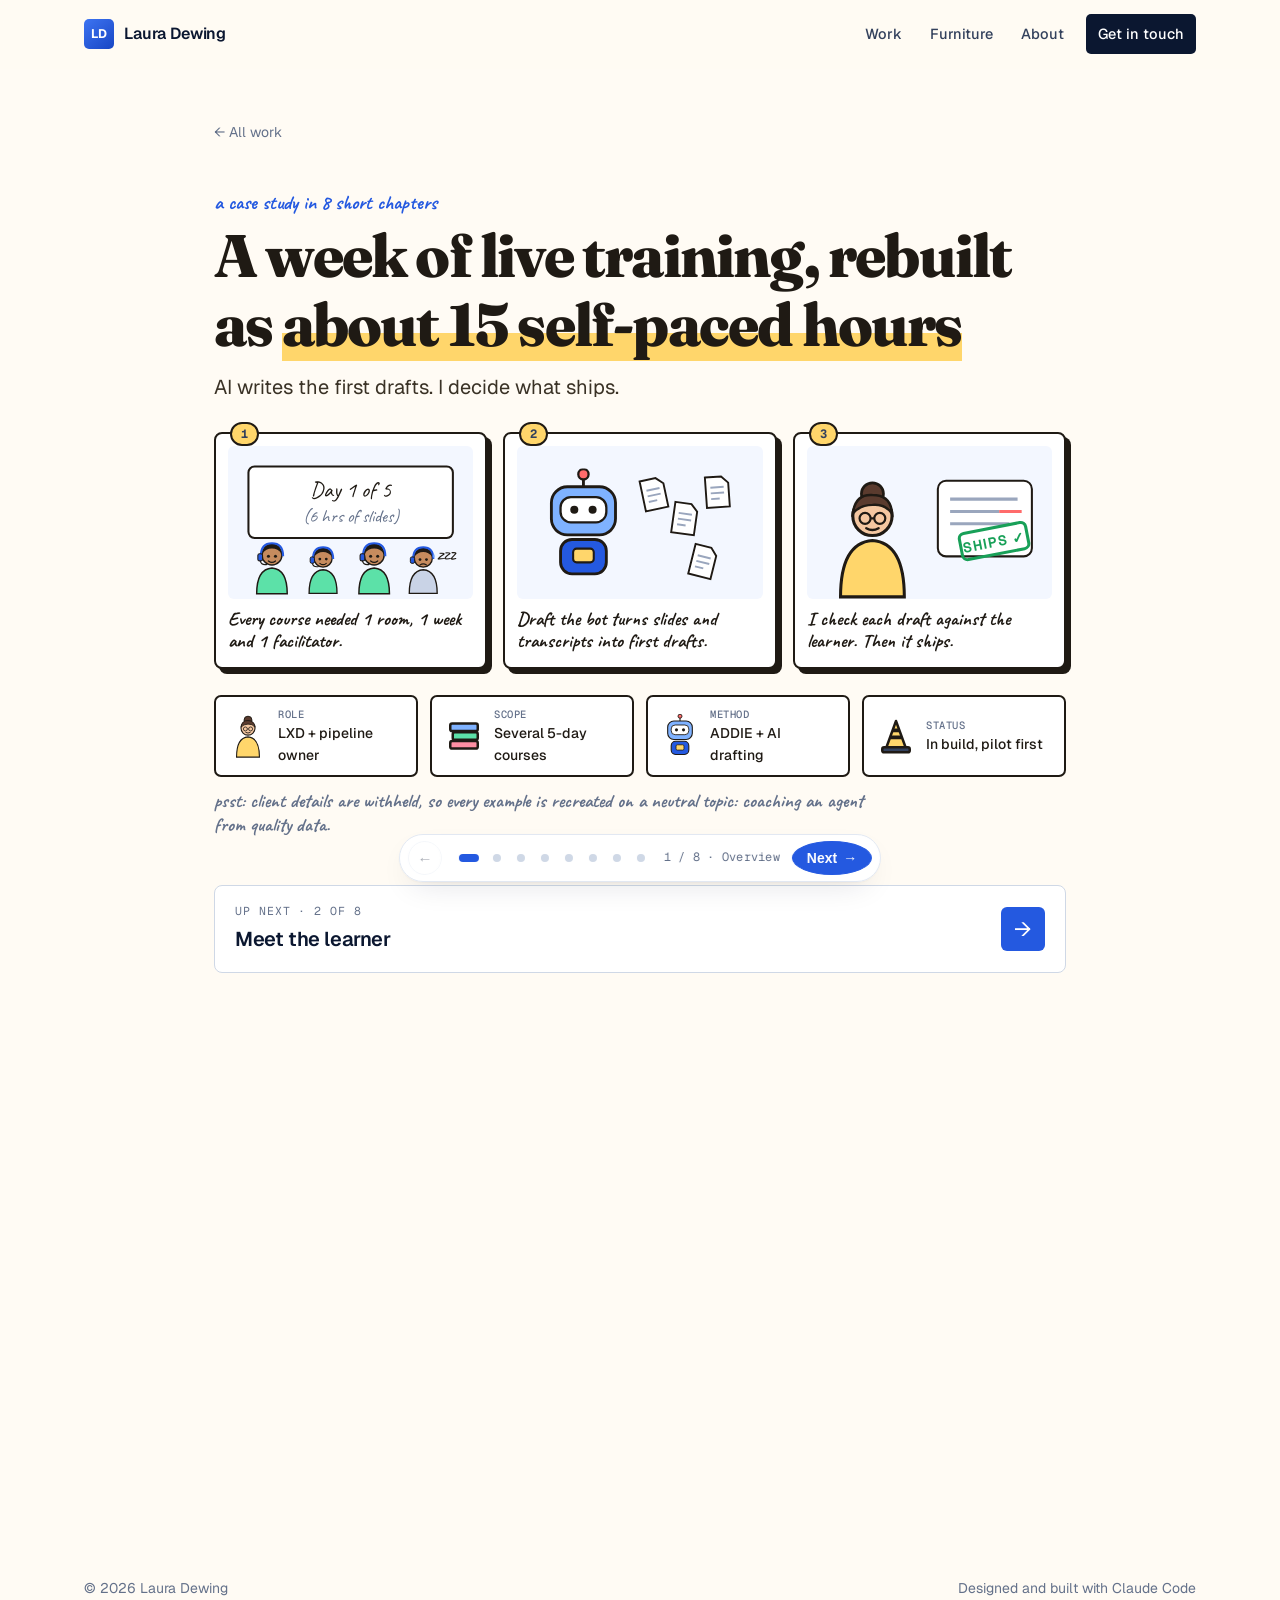
<file: source-to-ship.html>
<!DOCTYPE html>
<html lang="en">
<head>
  <meta charset="UTF-8">
  <meta name="viewport" content="width=device-width, initial-scale=1.0">
  <title>A week of live training, rebuilt with AI | Laura Dewing</title>
  <meta property="og:type" content="website">
  <meta property="og:title" content="A week of live training, rebuilt with AI | Laura Dewing">
  <meta property="og:description" content="How I turn week-long live courses into self-paced eLearning with an AI-assisted pipeline and a human gate at every stage. Case study by Laura Dewing.">
  <meta property="og:url" content="https://iamcalledlaura-cmyk.github.io/source-to-ship.html">
  <meta property="og:image" content="https://iamcalledlaura-cmyk.github.io/images/og-card.jpg">
  <meta property="og:image:width" content="1200">
  <meta property="og:image:height" content="630">
  <meta name="twitter:card" content="summary_large_image">
  <meta name="twitter:image" content="https://iamcalledlaura-cmyk.github.io/images/og-card.jpg">
  <meta name="description" content="How I turn week-long live courses into self-paced eLearning with an AI-assisted pipeline and a human gate at every stage. Case study by Laura Dewing.">
  <link rel="stylesheet" href="style.css?v=20261120a">
  <link href="https://fonts.googleapis.com/css2?family=Fraunces:opsz,wght@9..144,700;9..144,800&family=Space+Grotesk:wght@600;700&display=swap" rel="stylesheet">
  <style>
    :root { --cream:#FFFBF4; --ink-s:#1F1A14; --sun:#FFD66B; --mint:#5CE1A8; --rose:#FF8FA3; --lav:#B9A6FF; --red:#E5484D; --hand:'Caveat',cursive; --serif:'Fraunces',Georgia,serif; }
    body { background: var(--cream); }
    .nav { background: rgba(255,251,244,.92); }
    .sb { max-width: 900px; margin: 0 auto; padding: 0 24px; }
    .cs-section { padding-top: 56px; }
    .cs-section h2, .cs-hero h1 { font-family: var(--serif); color: var(--ink-s); }
    .cs-section h2 { font-size: clamp(28px,3.4vw,40px); margin: 4px 0 12px; }
    .cs-section > p, .sb > p { max-width: 680px; }
    .hand { font: 700 22px/1.1 var(--hand); color: var(--blue-600); }
    .ch { font: 700 20px var(--hand); color: var(--blue-600); display:block; }
    .card-s { background:#fff; border:2.5px solid var(--ink-s); border-radius:8px; box-shadow:5px 5px 0 var(--ink-s); }
    .stk { display:inline-block; font:700 12.5px 'Space Grotesk',sans-serif; color:var(--ink-s); border:2px solid var(--ink-s); border-radius:99px; padding:3px 10px; white-space:nowrap; }
    .s-cut { background:#E7EBF2; } .s-aid { background:var(--sun); } .s-red { background:var(--rose); } .s-con { background:#C9D9FF; } .s-ok { background:var(--mint); }
    .bob { animation: bob 2.6s ease-in-out infinite; } @keyframes bob { 50% { transform: translateY(-6px); } }
    .blink { animation: blink 4s infinite; transform-origin:center; transform-box:fill-box; } @keyframes blink { 0%,92%,100% { transform:scaleY(1); } 95% { transform:scaleY(.1); } }
    .steam { animation: steam 1.4s ease-in-out infinite; } @keyframes steam { 50% { transform:translateY(-4px); opacity:.3; } }
    .stamp { animation: stamp 3s ease-in-out infinite; transform-origin:center; transform-box:fill-box; } @keyframes stamp { 0%,60%,100% { transform:translateY(0); } 70% { transform:translateY(8px); } }

    /* hero */
    .cs-hero { padding: 48px 0 8px; }
    .cs-hero h1 { font-weight:800; font-size: clamp(36px,5vw,60px); letter-spacing:-.03em; margin: 6px 0 12px; }
    .cs-hero h1 u { text-decoration:none; background: linear-gradient(transparent 62%, var(--sun) 62%); }
    .cs-hero .lede { font-size: 20px; color:#3A3226; }
    .strip { display:grid; grid-template-columns:repeat(3,1fr); gap:16px; margin:28px 0 8px; }
    .panel { padding:12px 12px 14px; position:relative; }
    .panel svg { width:100%; height:auto; display:block; background:#F3F7FF; border-radius:6px; }
    .panel p { font:700 19px/1.15 var(--hand); color:var(--ink-s); margin-top:10px; }
    .panel .n { position:absolute; top:-12px; left:14px; background:var(--sun); border:2px solid var(--ink-s); border-radius:99px; font:700 12px var(--mono); padding:2px 9px; }
    .meta-s { display:grid; grid-template-columns:repeat(4,1fr); gap:12px; margin-top:26px; }
    .meta-s > div { background:#fff; border:2px solid var(--ink-s); border-radius:7px; padding:10px 12px; display:grid; grid-template-columns:40px 1fr; gap:10px; align-items:center; }
    .meta-s .mi { width:40px; height:44px; display:block; }
    .meta-s p { margin:0; line-height:1.3; }
    .lc-cons .ci { width:28px; height:28px; display:block; margin-bottom:4px; }
    .meta-s small { display:block; font:500 10.5px var(--mono); letter-spacing:.05em; text-transform:uppercase; color:var(--muted); }
    .meta-s span { font-size:14px; color:var(--ink-s); font-weight:500; line-height:1.3; }
    .psst { font:700 19px var(--hand); color:var(--muted); margin-top:12px; }
    @media (max-width:760px) { .meta-s { grid-template-columns:1fr 1fr; } }
    /* cast / learner */
    .scene { display:grid; grid-template-columns: 1fr 1fr; gap:16px; margin:22px 0; }
    .scene .card-s { padding:16px; }
    .row-c { display:grid; grid-template-columns:64px 1fr; gap:12px; align-items:start; margin-top:10px; }
    .row-c svg { width:64px; height:80px; }
    .bub { border:2px solid var(--ink-s); border-radius:8px; padding:10px 12px; font-size:15px; background:#fff; position:relative; }
    .bub.gray { background:#F1F2F5; } .bub.blue { background:var(--blue-50); border-color:var(--blue-600); }
    .bub.angry { background:#FFF0F2; }
    .tagline { font:700 18px var(--hand); }
    .cons { display:grid; grid-template-columns:repeat(4,1fr); gap:12px; margin-top:18px; }
    .con { padding:14px; }
    .con .ic { font-size:26px; line-height:1; }
    .con small { display:block; font-size:13px; color:var(--muted); margin:8px 0 4px; line-height:1.35; }
    .con b { display:block; font-size:14.5px; color:var(--ink-s); line-height:1.3; }


    /* chapter 2 comic */
    .flip { display:inline-flex; border:2.5px solid var(--ink-s); border-radius:99px; overflow:hidden; margin:18px 0 14px; box-shadow:3px 3px 0 var(--ink-s); }
    .flip button { font:600 14px var(--sans); padding:8px 16px; background:#fff; border:0; cursor:pointer; color:var(--ink-s); }
    .flip button[aria-pressed=true] { background:var(--ink-s); color:#fff; }
    .comic { display:grid; grid-template-columns:1fr 1.25fr 1fr; gap:14px; }
    .cp { padding:16px 14px 14px; position:relative; display:flex; flex-direction:column; gap:10px; }
    .cp .n { position:absolute; top:-12px; left:14px; background:var(--sun); border:2px solid var(--ink-s); border-radius:99px; font:700 12px var(--mono); padding:2px 9px; }
    .cp-art { background:#F3F7FF; border-radius:6px; height:120px; display:grid; place-items:center; }
    .cp-art svg { width:80px; height:100px; }
    .cp-out { font:700 22px/1.15 var(--hand); color:var(--red); text-align:center; margin:auto 0 0; }
    .comic[data-v=today] .v-goal, .comic[data-v=goal] .v-today { display:none; }
    .comic[data-v=goal] .cp:nth-child(3) .cp-art { background:#E8FBF2; }
    .flip-hint { font:700 18px var(--hand); color:var(--blue-600); margin-top:8px; }
    .learner { margin-top:22px; padding:18px 20px; }
    .lc-who { display:grid; grid-template-columns:64px 1fr; gap:14px; align-items:center; }
    .lc-who svg { width:64px; height:80px; }
    .lc-who b { display:block; font-size:18px; color:var(--ink-s); }
    .lc-sub { font-size:14px; color:var(--muted); }
    .lc-stats { display:grid; grid-template-columns:1fr 1fr; gap:12px; margin:14px 0; }
    .lc-stats div { background:#F7F4EC; border-radius:6px; padding:10px 12px; font-size:14.5px; color:var(--ink-s); }
    .lc-stats small { display:block; font:500 10.5px var(--mono); letter-spacing:.05em; text-transform:uppercase; color:var(--muted); margin-bottom:2px; }
    .lc-cons { list-style:none; margin:0; display:grid; grid-template-columns:repeat(4,1fr); gap:12px; }
    .lc-cons li { padding:10px 0 0; border-top:1.5px dashed #E1D7C3; font-size:13.5px; }
    .lc-cons span { color:var(--muted); display:block; margin-bottom:3px; }
    .lc-cons b { color:var(--ink-s); font-weight:600; font-size:14.5px; line-height:1.3; display:block; }
    @media (max-width:760px) { .comic, .lc-stats { grid-template-columns:1fr; } .lc-cons { grid-template-columns:1fr 1fr; } }
    /* merrill */


    /* chapter 3 cards */
    .fw3 { display:grid; grid-template-columns:repeat(3,1fr); gap:18px; margin-top:22px; }
    .fw { padding:12px 14px 16px; display:flex; flex-direction:column; }
    .fw-art { border-radius:6px; padding:10px; margin-bottom:14px; }
    .fw-art svg { width:100%; height:auto; display:block; }
    .fw-who { font:500 11px var(--mono); letter-spacing:.05em; text-transform:uppercase; color:var(--blue-700); }
    .fw h3 { font-family:var(--serif); font-size:22px; margin:4px 0 8px; color:var(--ink-s); }
    .fw-is { font-size:15px; margin:0 0 12px; color:var(--ink-s); }
    .fw-here { margin:auto 0 0; padding-top:10px; border-top:1.5px dashed #E1D7C3; font-size:14px; }
    .fw-here span { display:block; font:700 18px var(--hand); color:var(--blue-600); }
    @media (max-width:760px) { .fw3 { grid-template-columns:1fr; } }
    /* belt */
    .belt { padding:18px 16px 14px; margin-top:18px; }
    .stations { display:grid; grid-template-columns:repeat(7,1fr); gap:8px; }
    .st { font:700 13.5px 'Space Grotesk',sans-serif; color:var(--ink-s); border:2.5px solid var(--ink-s); border-radius:7px; padding:10px 6px; cursor:pointer; text-align:center; transition:transform .12s; }
    .st small { display:block; font:500 10px var(--mono); color:#33415C; margin-top:3px; letter-spacing:.04em; }
    .st:hover { transform: translateY(-2px); }
    .st[aria-pressed=true] { box-shadow:0 0 0 3px #fff, 0 0 0 6px var(--ink-s); }
    .st.a { background:#C9D9FF; } .st.d { background:var(--sun); } .st.v { background:var(--mint); } .st.i { background:var(--rose); } .st.e { background:var(--lav); }
    .track { position:relative; height:58px; margin-top:8px; }
    .track .rail { position:absolute; left:0; right:0; bottom:6px; height:22px; background:#33415C; border:2.5px solid var(--ink-s); border-radius:7px; }
    .track .pp { position:absolute; bottom:28px; width:26px; animation: ride 10s linear infinite; }
    .track .pp:nth-child(3) { animation-delay:-3.3s; } .track .pp:nth-child(4) { animation-delay:-6.6s; }
    @keyframes ride { from { left:-4%; } to { left:100%; } }
    .gates { display:grid; grid-template-columns:repeat(7,1fr); position:absolute; inset:0 0 auto 0; }
    .gates i { justify-self:center; width:20px; height:20px; border-radius:50%; background:#18A058; border:2px solid var(--ink-s); color:#fff; font:700 11px/16px var(--sans); text-align:center; font-style:normal; }
    .loop { font:700 19px var(--hand); color:var(--blue-600); text-align:center; margin-top:4px; }
    .st-info { display:grid; grid-template-columns:1fr 1fr; gap:14px; padding:16px 18px; margin-top:14px; }
    .st-info label { font:500 11px var(--mono); letter-spacing:.05em; text-transform:uppercase; color:var(--muted); display:flex; gap:8px; align-items:center; }
    .st-info p { margin:6px 0 0; font-size:15px; }
    .gate-pair { display:grid; grid-template-columns:1fr 1fr; gap:16px; margin-top:18px; align-items:start; }
    .prompt { font:12.5px/1.65 var(--mono); color:#C9D3E6; background:var(--ink); border-radius:0 0 13px 13px; padding:16px 18px; white-space:pre-wrap; }
    .prompt em { color:var(--sky); font-style:normal; } .prompt .c { color:#7C89A3; }
    .fb { display:flex; gap:6px; align-items:center; padding:9px 14px; border-bottom:2.5px solid var(--ink-s); font:500 11px var(--mono); color:var(--muted); }
    .fb i { width:9px; height:9px; border-radius:50%; background:#E2E8F2; border:1.5px solid var(--ink-s); }
    .dark .fb { background:#15213D; color:#8C9AB5; }
    .rubric { list-style:none; margin:0; padding:4px 16px 8px; }
    .rubric li { display:grid; grid-template-columns:22px 1fr; gap:10px; padding:8px 0; border-top:1px solid var(--line); font-size:13.5px; line-height:1.35; }
    .rubric li:first-child { border-top:0; }
    .rubric .ck { width:20px; height:20px; border-radius:4px; display:grid; place-items:center; font-size:12px; font-weight:700; }
    .rubric .ok .ck { background:var(--mint); } .rubric .no .ck { background:#FFE0E0; color:var(--red); }
    .score { display:flex; justify-content:space-between; align-items:center; padding:10px 16px; border-top:2.5px solid var(--ink-s); font:700 18px var(--hand); }
    .score b { font:700 24px 'Space Grotesk',sans-serif; color:var(--red); }

    /* triage + conversion */
    .tree { display:grid; grid-template-columns:repeat(4,1fr); gap:10px; margin:18px 0 26px; }
    .tq { padding:14px; display:flex; flex-direction:column; gap:10px; }
    .tq p { font-size:14.5px; font-weight:600; color:var(--ink-s); margin:0; line-height:1.3; }
    .tq .ans { margin-top:auto; display:flex; align-items:center; gap:8px; font:500 11px var(--mono); color:var(--muted); text-transform:uppercase; }
    .days-s { display:flex; gap:8px; flex-wrap:wrap; margin:6px 0 14px; }
    .days-s span { font-size:13px; border:2px solid var(--ink-s); border-radius:6px; padding:5px 10px; background:#fff; }
    .days-s span.on { background:var(--blue-600); color:#fff; }
    .cmap { border:2.5px solid var(--ink-s); box-shadow:5px 5px 0 var(--ink-s); border-radius:8px; }
    .cmap-row .sp-cell .stk { display:table; margin-bottom:5px; font-size:11px; padding:1px 8px; }
    .cmap-total .sp { font-family: var(--serif); }

    /* practice */
    .swaps { display:grid; grid-template-columns:repeat(2,1fr); gap:12px; margin:18px 0 22px; }
    .swap { padding:14px 16px; display:grid; grid-template-columns:1fr 24px 1.3fr; gap:8px; align-items:center; font-size:14.5px; }
    .swap .was { color:var(--muted); text-decoration: line-through; text-decoration-color: var(--red); text-decoration-thickness:2px; }
    .swap .ar { font-size:18px; color:var(--blue-600); text-align:center; }
    .swap .now { color:var(--ink-s); font-weight:500; }
    .scn { padding:0; overflow:hidden; }
    .scn-body { padding:18px; }
    .who { display:grid; grid-template-columns:70px 1fr; gap:12px; align-items:start; }
    .who svg { width:70px; height:88px; }
    .choice { border:2px solid var(--ink-s); border-radius:6px; padding:9px 12px; margin-top:8px; font-size:14.5px; background:#fff; }
    .choice.ok { background:var(--blue-50); border-color:var(--blue-600); }
    .why { font:700 19px/1.2 var(--hand); color:var(--ink-s); margin-top:12px; }
    .proto-cta { border:2.5px solid var(--ink-s); box-shadow:5px 5px 0 var(--ink-s); }


    /* playable scenario */
    .pl-ctx { font:700 18px/1.2 var(--hand); color:var(--blue-600); margin:12px 0 4px; }
    .pl-choice { display:block; width:100%; text-align:left; font:inherit; font-size:14.5px; cursor:pointer; transition:transform .12s, background .12s; color:var(--ink-s); }
    .pl-choice:hover:not(:disabled) { transform:translateX(3px); background:var(--blue-50); }
    .pl-choice:disabled { cursor:default; opacity:.55; }
    .pl-choice.ok, .pl-choice.miss { opacity:1; }
    .pl-choice.miss { background:#FFF0F2; border-color:var(--red); }
    .pl-fb { margin-top:12px; border-radius:7px; padding:12px 14px; font-size:14.5px; border:2px solid var(--ink-s); }
    .pl-fb.good { background:#E8FBF2; }
    .pl-fb.bad { background:#FFF6E5; }
    .pl-why { display:block; font:700 19px/1.2 var(--hand); color:var(--red); margin-top:6px; }
    .pl-btn { margin-top:10px; display:inline-block; font:600 14px var(--sans); background:var(--ink-s); color:#fff; border:0; border-radius:99px; padding:8px 16px; cursor:pointer; }
    .pl-btn:hover { background:var(--blue-600); }
    .pl-end { margin-top:12px; }
    .pl-win { font:700 24px var(--hand); color:#18A058; margin:0 0 6px; }
    .pl-rub { padding:0; }
    .pl-tries { font-size:14px; color:var(--muted); margin:8px 0 0; }

    /* find the moment */
    .fm-top { display:grid; grid-template-columns:1fr auto; gap:14px; align-items:stretch; }
    .fm-k { display:block; font:500 10.5px var(--mono); letter-spacing:.05em; text-transform:uppercase; color:var(--muted); margin-bottom:4px; }
    .fm-task { background:var(--blue-50); border:2px solid var(--ink-s); border-radius:7px; padding:10px 14px; }
    .fm-task p { margin:0; font-size:15px; color:var(--ink-s); }
    .fm-score { background:var(--sun); border:2px solid var(--ink-s); border-radius:7px; padding:10px 14px; text-align:center; min-width:110px; }
    .fm-score b { display:block; font:800 26px var(--serif); color:var(--ink-s); }
    .fm-score span:last-child { font-size:12px; color:var(--ink-s); }
    .fm-bar { position:relative; height:34px; margin:16px 0 10px; border:2px solid var(--ink-s); border-radius:6px; background:#F3F7FF; overflow:hidden; }
    .fm-wave { position:absolute; inset:8px 6px; background:repeating-linear-gradient(90deg,#C9D9FF 0 3px,transparent 3px 7px); -webkit-mask:linear-gradient(#000,#000); opacity:.9; }
    .fm-mark { position:absolute; top:4px; bottom:4px; width:4px; border-radius:2px; margin-left:-2px; }
    .fm-mark.sam { background:var(--blue-600); } .fm-mark.cus { background:var(--rose); }
    .fm-head { position:absolute; top:0; bottom:0; width:3px; background:var(--red); transition:left .35s ease; }
    .fm-lines { list-style:none; margin:0; padding:0; display:flex; flex-direction:column; gap:6px; }
    .fm-line { width:100%; display:grid; grid-template-columns:44px 74px 1fr; gap:8px; align-items:baseline; text-align:left; font:inherit; font-size:14.5px; color:var(--ink-s); background:#fff; border:2px solid var(--line); border-radius:6px; padding:8px 12px; cursor:pointer; transition:border-color .12s, transform .12s; }
    .fm-line:hover:not(:disabled) { border-color:var(--ink-s); transform:translateX(3px); }
    .fm-line:disabled { cursor:default; opacity:.5; }
    .fm-line.hit { opacity:1; border-color:var(--red); background:#FFF0F2; }
    .fm-line.miss { border-color:#E9C46A; background:#FFF9EC; }
    .fm-t { font:500 12px var(--mono); color:var(--muted); }
    .fm-who { font:600 12px var(--mono); text-transform:uppercase; letter-spacing:.04em; }
    .fm-line.sam .fm-who { color:var(--blue-700); } .fm-line.cus .fm-who { color:#B4234A; }
    .fm-note { grid-column:2 / -1; font:700 19px/1.15 var(--hand); color:var(--red); margin-top:2px; }
    .fm-sum { font-size:15px; color:var(--ink-s); margin:0 0 4px; }
    @media (max-width:760px) { .fm-top { grid-template-columns:1fr; } .fm-line { grid-template-columns:40px 1fr; } .fm-s { grid-column:1 / -1; } }
    .fm-how { list-style:none; counter-reset:h; display:flex; flex-wrap:wrap; gap:6px 14px; margin:8px 0 0; padding:0; font-size:13.5px; color:var(--ink-s); }
    .fm-how li { counter-increment:h; display:flex; align-items:center; gap:6px; }
    .fm-how li::before { content:counter(h); width:20px; height:20px; border-radius:50%; background:var(--sun); border:2px solid var(--ink-s); display:grid; place-items:center; font:700 11px var(--mono); }
    /* steered */
    .fixes { display:grid; grid-template-columns:1fr 1fr; gap:16px; margin-top:18px; }
    .fix { padding:16px 18px; }
    .fix .top { display:flex; justify-content:space-between; gap:8px; align-items:center; margin-bottom:8px; flex-wrap:wrap; }
    .fix h4 { font-size:15.5px; color:var(--ink-s); }
    .fix .was { font-size:14px; color:var(--muted); text-decoration:line-through; text-decoration-color:var(--red); text-decoration-thickness:2px; }
    .fix .pen { font:700 19px/1.15 var(--hand); color:var(--red); margin:6px 0; }
    .fix .now { font-size:14.5px; color:var(--ink-s); background:var(--blue-50); border-left:3px solid var(--blue-600); padding:8px 10px; border-radius:4px; }
    .meme { display:grid; grid-template-columns:1fr 1fr; overflow:hidden; margin-top:26px; }
    .meme > div { padding:14px; }
    .meme > div + div { border-left:2.5px solid var(--ink-s); }
    .meme h4 { font:700 20px 'Space Grotesk',sans-serif; text-transform:uppercase; text-align:center; margin-bottom:8px; color:var(--ink-s); }
    .meme svg { width:100%; height:auto; display:block; border-radius:6px; }
    .meme p { font:700 18px/1.15 var(--hand); text-align:center; color:var(--ink-s); margin-top:8px; }

    /* evidence ladder */
    .ladder { display:grid; grid-template-columns:repeat(8,1fr); gap:6px; align-items:end; height:300px; margin:22px 0 8px; position:relative; }
    .rung { border:2.5px solid var(--ink-s); border-radius:6px 6px 4px 4px; padding:8px 6px; display:flex; flex-direction:column; justify-content:flex-start; position:relative; }
    .rung b { font:700 13px/1.2 var(--sans); color:var(--ink-s); }
    .rung span { font-size:12px; line-height:1.25; color:var(--ink-s); margin-top:3px; font-weight:500; }
    .rung em { font-style:normal; font:500 10px var(--mono); color:var(--blue-700); margin-top:3px; }
    .rung.low { background:#F1F2F5; }
    .rung.pilot { background:#C9D9FF; }
    .rung.later { background: repeating-linear-gradient(45deg,#fff,#fff 6px,#EEF3FF 6px,#EEF3FF 12px); border-style:dashed; }
    .climber { position:absolute; width:60px; top:-74px; left:50%; margin-left:-30px; }
    .fine { font-size:13px; color:var(--muted); margin-top:10px; max-width:680px; }
    .lad-key { display:flex; gap:16px; flex-wrap:wrap; font-size:13px; color:var(--muted); }
    .lad-key i { display:inline-block; width:12px; height:12px; border:2px solid var(--ink-s); border-radius:3px; vertical-align:-1px; margin-right:6px; }
    .notes { display:grid; grid-template-columns:repeat(3,1fr); gap:16px; margin:22px 0; }
    .sticky { background:var(--sun); padding:14px 16px 16px; box-shadow:3px 4px 0 rgba(31,26,20,.25); font-size:14.5px; color:var(--ink-s); }
    .sticky:nth-child(1) { transform:rotate(-1.5deg); } .sticky:nth-child(2) { transform:rotate(1deg); background:#C9F2DF; } .sticky:nth-child(3) { transform:rotate(-.6deg); background:#FFD6DE; }
    .sticky .h { font:700 20px/1.1 var(--hand); display:block; margin-bottom:6px; }
    .stand { display:grid; grid-template-columns:repeat(3,1fr); gap:12px; }
    .stand div { padding:14px 16px; }
    .stand b { font:800 26px var(--serif); color:var(--ink-s); display:block; }
    .stand span { font-size:14px; }

    .next-cs a.big { font-family: var(--serif); }

    @media (max-width: 760px) {
      .strip, .scene, .gate-pair, .fixes, .meme, .swaps, .notes, .stand { grid-template-columns:1fr; }
      .meme > div + div { border-left:0; border-top:2.5px solid var(--ink-s); }
      .cons, .tree { grid-template-columns:1fr 1fr; }
      .merrill { grid-template-columns:1fr; }
      .stations, .gates { grid-template-columns:repeat(7, 84px); }
      .belt { overflow-x:auto; }
      .track { width: calc(7 * 84px + 48px); }
      .st-info { grid-template-columns:1fr; }
      .ladder { grid-template-columns:repeat(8, 84px); overflow-x:auto; padding-top:80px; height:380px; }
    }
    @media (prefers-reduced-motion: reduce) { .bob,.blink,.steam,.stamp,.track .pp { animation:none !important; } }
  </style>
</head>
<body>

<svg width="0" height="0" style="position:absolute" aria-hidden="true">
  <defs>
    <symbol id="bot" viewBox="0 0 80 100">
      <line x1="40" y1="4" x2="40" y2="16" stroke="#1F1A14" stroke-width="2.5"/>
      <circle cx="40" cy="5" r="4.5" fill="#FF6B6B" stroke="#1F1A14" stroke-width="2"/>
      <rect x="12" y="16" width="56" height="42" rx="14" fill="#7FB2FF" stroke="#1F1A14" stroke-width="2.5"/>
      <rect x="20" y="25" width="40" height="22" rx="9" fill="#fff" stroke="#1F1A14" stroke-width="2"/>
      <g class="blink"><circle cx="32" cy="36" r="3.5" fill="#1F1A14"/><circle cx="48" cy="36" r="3.5" fill="#1F1A14"/></g>
      <rect x="20" y="62" width="40" height="30" rx="10" fill="#2459E0" stroke="#1F1A14" stroke-width="2.5"/>
      <rect x="31" y="70" width="18" height="12" rx="3" fill="#FFD66B" stroke="#1F1A14" stroke-width="1.8"/>
    </symbol>
    <symbol id="designer" viewBox="0 0 80 100">
      <circle cx="40" cy="14" r="9" fill="#5A3B2E" stroke="#1F1A14" stroke-width="2.2"/>
      <circle cx="40" cy="32" r="16" fill="#F4C7A1" stroke="#1F1A14" stroke-width="2.5"/>
      <path d="M24 30 Q26 14 40 15 Q55 15 56 30 Q50 22 40 23 Q30 23 24 30Z" fill="#5A3B2E" stroke="#1F1A14" stroke-width="2"/>
      <circle cx="34" cy="34" r="4.5" fill="none" stroke="#1F1A14" stroke-width="1.8"/><circle cx="46" cy="34" r="4.5" fill="none" stroke="#1F1A14" stroke-width="1.8"/>
      <line x1="38.5" y1="34" x2="41.5" y2="34" stroke="#1F1A14" stroke-width="1.8"/>
      <path d="M35 42 Q40 45 45 42" fill="none" stroke="#1F1A14" stroke-width="2" stroke-linecap="round"/>
      <path d="M14 98 Q14 54 40 52 Q66 54 66 98Z" fill="#FFD66B" stroke="#1F1A14" stroke-width="2.5"/>
    </symbol>
    <symbol id="cust" viewBox="0 0 80 100">
      <g class="steam"><path d="M22 10 q-4 -6 0 -10" stroke="#FF6B6B" stroke-width="2.5" fill="none" stroke-linecap="round"/><path d="M58 10 q4 -6 0 -10" stroke="#FF6B6B" stroke-width="2.5" fill="none" stroke-linecap="round"/></g>
      <circle cx="40" cy="32" r="17" fill="#E8B48C" stroke="#1F1A14" stroke-width="2.5"/>
      <path d="M22 30 Q22 12 40 13 Q58 12 58 30 L58 44 Q54 34 52 26 Q40 22 28 26 Q26 34 22 44Z" fill="#2B2B3A" stroke="#1F1A14" stroke-width="2"/>
      <path d="M30 29 l6 3 M50 29 l-6 3" stroke="#1F1A14" stroke-width="2.2" stroke-linecap="round"/>
      <circle cx="34" cy="35" r="2.6" fill="#1F1A14"/><circle cx="46" cy="35" r="2.6" fill="#1F1A14"/>
      <path d="M34 44 Q40 40 46 44" fill="none" stroke="#1F1A14" stroke-width="2.2" stroke-linecap="round"/>
      <path d="M14 98 Q14 56 40 54 Q66 56 66 98Z" fill="#FF8FA3" stroke="#1F1A14" stroke-width="2.5"/>
      <rect x="56" y="26" width="10" height="18" rx="3" fill="#1F1A14"/>
    </symbol>
    <symbol id="cust-calm" viewBox="0 0 80 100">
      <circle cx="40" cy="32" r="17" fill="#E8B48C" stroke="#1F1A14" stroke-width="2.5"/>
      <path d="M22 30 Q22 12 40 13 Q58 12 58 30 L58 44 Q54 34 52 26 Q40 22 28 26 Q26 34 22 44Z" fill="#2B2B3A" stroke="#1F1A14" stroke-width="2"/>
      <path d="M31 35 q3 -3 6 0 M43 35 q3 -3 6 0" fill="none" stroke="#1F1A14" stroke-width="2.2" stroke-linecap="round"/>
      <path d="M34 42 Q40 47 46 42" fill="none" stroke="#1F1A14" stroke-width="2.2" stroke-linecap="round"/>
      <path d="M14 98 Q14 56 40 54 Q66 56 66 98Z" fill="#FF8FA3" stroke="#1F1A14" stroke-width="2.5"/>
      <rect x="56" y="26" width="10" height="18" rx="3" fill="#1F1A14"/>
    </symbol>
    <symbol id="agent" viewBox="0 0 80 100">
      <circle cx="40" cy="32" r="17" fill="#C68B5E" stroke="#1F1A14" stroke-width="2.5"/>
      <path d="M23 30 Q24 13 40 13 Q56 13 57 30 Q50 21 40 21 Q30 21 23 30Z" fill="#1F1A14"/>
      <path d="M21 34 Q21 12 40 12 Q59 12 59 34" fill="none" stroke="#2459E0" stroke-width="3.5"/>
      <rect x="16" y="30" width="8" height="12" rx="3" fill="#2459E0" stroke="#1F1A14" stroke-width="1.8"/>
      <path d="M20 42 Q22 50 32 48" fill="none" stroke="#1F1A14" stroke-width="2"/>
      <circle cx="34" cy="34" r="2.6" fill="#1F1A14"/><circle cx="46" cy="34" r="2.6" fill="#1F1A14"/>
      <path d="M34 42 Q40 47 46 42" fill="none" stroke="#1F1A14" stroke-width="2.2" stroke-linecap="round"/>
      <path d="M14 98 Q14 56 40 54 Q66 56 66 98Z" fill="#5CE1A8" stroke="#1F1A14" stroke-width="2.5"/>
    </symbol>
    <symbol id="agent-worried" viewBox="0 0 80 100">
      <circle cx="40" cy="32" r="17" fill="#C68B5E" stroke="#1F1A14" stroke-width="2.5"/>
      <path d="M23 30 Q24 13 40 13 Q56 13 57 30 Q50 21 40 21 Q30 21 23 30Z" fill="#1F1A14"/>
      <path d="M21 34 Q21 12 40 12 Q59 12 59 34" fill="none" stroke="#2459E0" stroke-width="3.5"/>
      <rect x="16" y="30" width="8" height="12" rx="3" fill="#2459E0" stroke="#1F1A14" stroke-width="1.8"/>
      <circle cx="34" cy="35" r="2.6" fill="#1F1A14"/><circle cx="46" cy="35" r="2.6" fill="#1F1A14"/>
      <path d="M34 45 Q40 41 46 45" fill="none" stroke="#1F1A14" stroke-width="2.2" stroke-linecap="round"/>
      <path d="M60 24 q3 5 0 8 q-3 -3 0 -8z" fill="#7FB2FF"/>
      <path d="M14 98 Q14 56 40 54 Q66 56 66 98Z" fill="#C9D3E6" stroke="#1F1A14" stroke-width="2.5"/>
    </symbol>
    <symbol id="i-books" viewBox="0 0 32 32"><rect x="5" y="20" width="22" height="6" rx="1.5" fill="#FF8FA3" stroke="#1F1A14" stroke-width="2" stroke-linejoin="round" stroke-linecap="round"/><rect x="7" y="13" width="20" height="6" rx="1.5" fill="#5CE1A8" stroke="#1F1A14" stroke-width="2" stroke-linejoin="round" stroke-linecap="round"/><rect x="5" y="6" width="22" height="6" rx="1.5" fill="#7FB2FF" stroke="#1F1A14" stroke-width="2" stroke-linejoin="round" stroke-linecap="round"/></symbol>
    <symbol id="i-cone" viewBox="0 0 32 32"><path d="M16 4 L24 26 H8 Z" fill="#FFD66B" stroke="#1F1A14" stroke-width="2" stroke-linejoin="round" stroke-linecap="round"/><path d="M11.5 17 H20.5 M13.5 11.5 H18.5" stroke="#1F1A14" stroke-width="3"/><rect x="5" y="25" width="22" height="4" rx="1.5" fill="#33415C" stroke="#1F1A14" stroke-width="2" stroke-linejoin="round" stroke-linecap="round"/></symbol>
    <symbol id="i-clock" viewBox="0 0 32 32"><circle cx="16" cy="17" r="11" fill="#FFD66B" stroke="#1F1A14" stroke-width="2" stroke-linejoin="round" stroke-linecap="round"/><path d="M16 11 V17 L20 20" fill="none" stroke="#1F1A14" stroke-width="2" stroke-linejoin="round" stroke-linecap="round"/><path d="M13 4 H19" stroke="#1F1A14" stroke-width="2" stroke-linejoin="round" stroke-linecap="round"/></symbol>
    <symbol id="i-steps" viewBox="0 0 32 32"><path d="M4 27 V21 H11 V15 H18 V9 H27 V27 Z" fill="#C9D9FF" stroke="#1F1A14" stroke-width="2" stroke-linejoin="round" stroke-linecap="round"/><circle cx="23" cy="5.5" r="2.5" fill="#FF6B6B" stroke="#1F1A14" stroke-width="2" stroke-linejoin="round" stroke-linecap="round"/></symbol>
    <symbol id="i-globe" viewBox="0 0 32 32"><circle cx="16" cy="16" r="12" fill="#7FB2FF" stroke="#1F1A14" stroke-width="2" stroke-linejoin="round" stroke-linecap="round"/><path d="M9 9 q4 3 2 7 q-2 3 2 6 M20 6 q-2 4 2 6 q4 1 3 6" fill="none" stroke="#1F1A14" stroke-width="1.8" stroke-linecap="round"/><path d="M8 12 q3 1 4 4 q0 3 -2 5 q-3 -2 -4 -6z" fill="#5CE1A8" stroke="#1F1A14" stroke-width="1.6"/><path d="M19 8 q4 0 6 5 q-3 2 -5 0 q-2 -2 -1 -5z" fill="#5CE1A8" stroke="#1F1A14" stroke-width="1.6"/></symbol>
    <symbol id="i-dumbbell" viewBox="0 0 32 32"><path d="M10 16 H22" stroke="#1F1A14" stroke-width="2" stroke-linejoin="round" stroke-linecap="round" stroke-width="3"/><rect x="5" y="9" width="6" height="14" rx="2" fill="#FF8FA3" stroke="#1F1A14" stroke-width="2" stroke-linejoin="round" stroke-linecap="round"/><rect x="21" y="9" width="6" height="14" rx="2" fill="#FF8FA3" stroke="#1F1A14" stroke-width="2" stroke-linejoin="round" stroke-linecap="round"/><rect x="2" y="12" width="3" height="8" rx="1" fill="#33415C" stroke="#1F1A14" stroke-width="2" stroke-linejoin="round" stroke-linecap="round"/><rect x="27" y="12" width="3" height="8" rx="1" fill="#33415C" stroke="#1F1A14" stroke-width="2" stroke-linejoin="round" stroke-linecap="round"/></symbol>
    <symbol id="paper" viewBox="0 0 30 36"><path d="M3 2h17l7 7v25H3z" fill="#fff" stroke="#1F1A14" stroke-width="2"/><path d="M8 13h14M8 19h14M8 25h9" stroke="#9AA6BD" stroke-width="2"/></symbol>
  </defs>
</svg>

  <nav class="nav" id="nav">
    <div class="nav-inner">
      <a href="index.html" class="brand"><span class="brand-mark">LD</span>Laura Dewing</a>
      <div class="nav-links">
        <a href="index.html#work">Work</a>
        <a href="furniture.html">Furniture</a>
        <a href="index.html#about">About</a>
        <a href="mailto:iamcalledlaura@gmail.com" class="nav-cta">Get in touch</a>
      </div>
    </div>
  </nav>

  <!-- 1 · HERO -->
  <header class="cs-hero" data-slide="overview" data-label="Overview">
    <div class="sb fade-in">
      <a href="index.html#work" class="back">&larr; All work</a>
      <span class="ch" style="margin-top:18px">a case study in 8 short chapters</span>
      <h1>A week of live training, rebuilt as <u>about 15 self-paced hours</u></h1>
      <p class="lede">AI writes the first drafts. I decide what ships.</p>

      <div class="strip">
        <div class="panel card-s"><span class="n">1</span>
          <svg viewBox="0 0 240 150" role="img" aria-label="A classroom of managers on day 1 of 5, one is asleep">
            <rect x="20" y="20" width="200" height="70" rx="6" fill="#fff" stroke="#1F1A14" stroke-width="2"/>
            <text x="120" y="50" text-anchor="middle" font-family="Caveat" font-size="22" fill="#1F1A14">Day 1 of 5</text>
            <text x="120" y="74" text-anchor="middle" font-family="Caveat" font-size="18" fill="#64718A">(6 hrs of slides)</text>
            <use href="#agent" x="20" y="88" width="46" height="58"/><use href="#agent" x="72" y="92" width="42" height="54"/><use href="#agent" x="120" y="88" width="46" height="58"/><use href="#agent-worried" x="170" y="92" width="42" height="54"/>
            <text x="204" y="112" font-family="Caveat" font-size="20" fill="#1F1A14">zzz</text>
          </svg>
          <p>Every course needed 1 room, 1 week and 1 facilitator.</p></div>
        <div class="panel card-s"><span class="n">2</span>
          <svg viewBox="0 0 240 150" role="img" aria-label="Draft the AI bot surrounded by flying pages">
            <g class="bob"><use href="#bot" x="20" y="22" width="90" height="112"/></g>
            <use href="#paper" x="120" y="30" width="28" height="34" transform="rotate(-12 134 47)"/>
            <use href="#paper" x="150" y="54" width="28" height="34" transform="rotate(8 164 71)"/>
            <use href="#paper" x="182" y="28" width="28" height="34" transform="rotate(-4 196 45)"/>
            <use href="#paper" x="168" y="96" width="28" height="34" transform="rotate(14 182 113)"/>
          </svg>
          <p>Draft the bot turns slides and transcripts into first drafts.</p></div>
        <div class="panel card-s"><span class="n">3</span>
          <svg viewBox="0 0 240 150" role="img" aria-label="The designer stamps a draft: ships">
            <use href="#designer" x="16" y="30" width="96" height="120"/>
            <rect x="128" y="34" width="92" height="74" rx="8" fill="#fff" stroke="#1F1A14" stroke-width="2"/>
            <path d="M140 52h66M140 64h48M140 76h58" stroke="#9AA6BD" stroke-width="3"/>
            <path d="M188 64h22" stroke="#FF6B6B" stroke-width="3"/>
            <g class="stamp"><rect x="150" y="80" width="66" height="26" rx="5" fill="none" stroke="#18A058" stroke-width="3" transform="rotate(-8 183 93)"/><text x="183" y="99" text-anchor="middle" font-family="Space Grotesk" font-weight="700" font-size="14" fill="#18A058" transform="rotate(-8 183 93)">SHIPS ✓</text></g>
          </svg>
          <p>I check each draft against the learner. Then it ships.</p></div>
      </div>

      <div class="meta-s">
        <div><svg class="mi" viewBox="0 0 80 100" aria-hidden="true"><use href="#designer"/></svg><p><small>Role</small><span>LXD + pipeline owner</span></p></div>
        <div><svg class="mi" viewBox="0 0 32 32" aria-hidden="true"><use href="#i-books"/></svg><p><small>Scope</small><span>Several 5-day courses</span></p></div>
        <div><svg class="mi" viewBox="0 0 80 100" aria-hidden="true"><use href="#bot"/></svg><p><small>Method</small><span>ADDIE + AI drafting</span></p></div>
        <div><svg class="mi" viewBox="0 0 32 32" aria-hidden="true"><use href="#i-cone"/></svg><p><small>Status</small><span>In build, pilot first</span></p></div>
      </div>
      <p class="psst">psst: client details are withheld, so every example is recreated on a neutral topic: coaching an agent from quality data.</p>
    </div>
  </header>

  <main class="sb">

    <!-- 2 · LEARNER -->
    <section class="cs-section fade-in" data-slide="learner" data-label="Meet the learner">
      <span class="ch">chapter 2</span>
      <h2>Meet Tess, a new team lead with a coaching problem</h2>
      <p>Before I touched a slide, I pinned down who'd take these courses and what had to change on the floor.</p>

      <div class="flip" role="group" aria-label="Show the coaching conversation today or after the course">
        <button type="button" data-v="today" aria-pressed="true">Today</button>
        <button type="button" data-v="goal" aria-pressed="false">After the course</button>
      </div>
      <div class="comic" id="comic" data-v="today">
        <div class="cp card-s"><span class="n">1</span>
          <div class="cp-art"><svg viewBox="0 0 120 90" style="width:150px;height:110px" role="img" aria-label="Sam's quality score chart drops from 88 to 72">
            <rect x="4" y="4" width="112" height="82" rx="8" fill="#fff" stroke="#1F1A14" stroke-width="2"/>
            <text x="12" y="20" font-family="Geist Mono" font-size="8" fill="#64718A">SAM · QA SCORE</text>
            <polyline points="14,34 36,32 58,36 80,58 104,66" fill="none" stroke="#E5484D" stroke-width="3" stroke-linecap="round" stroke-linejoin="round"/>
            <circle cx="104" cy="66" r="4" fill="#E5484D"/>
            <text x="104" y="82" text-anchor="end" font-family="Space Grotesk" font-weight="700" font-size="11" fill="#E5484D">88 → 72</text>
          </svg></div>
          <div class="bub angry">Sam's quality score dropped 16 points in a month.</div>
        </div>
        <div class="cp card-s"><span class="n">2</span>
          <div class="cp-art"><svg aria-hidden="true" viewBox="0 0 80 100"><use href="#cust-calm"/></svg></div>
          <div class="bub gray v-today">Tess: “Your score's 72. The target is 85, so you need to get it up.”</div>
          <div class="bub blue v-goal">Tess: “Let's listen to 2 of your calls together. I'll show you exactly where the points went.”</div>
        </div>
        <div class="cp card-s"><span class="n">3</span>
          <div class="cp-art"><svg class="v-today" aria-hidden="true" viewBox="0 0 80 100"><use href="#agent-worried"/></svg><svg class="v-goal" aria-hidden="true" viewBox="0 0 80 100"><use href="#agent"/></svg></div>
          <p class="cp-out v-today">Next month: 71. Sam still doesn't know why.</p>
          <p class="cp-out v-goal" style="color:#18A058">✓ Next month: 86. Sam knows what changed.</p>
        </div>
      </div>
      <p class="flip-hint">tap “After the course” to see the goal ↑</p>

      <div class="learner card-s">
        <div class="lc-who">
          <svg aria-hidden="true" viewBox="0 0 80 100"><use href="#cust-calm"/></svg>
          <div><span class="tagline">The learner</span><b>New and frontline managers in CX operations</b><span class="lc-sub">Contact centers and service teams worldwide</span></div>
        </div>
        <div class="lc-stats">
          <div><small>Already knows</small>The metrics, the dashboards, the targets</div>
          <div><small>Needs to practice</small>Turning that data into coaching that changes what agents do</div>
        </div>
        <ul class="lc-cons">
          <li><span><svg class="ci" viewBox="0 0 32 32" aria-hidden="true"><use href="#i-clock"/></svg>Can't leave the floor for a week</span><b>20 to 30 minute modules</b></li>
          <li><span><svg class="ci" viewBox="0 0 32 32" aria-hidden="true"><use href="#i-steps"/></svg>Experience varies a lot</span><b>A pre-check lets pros skip ahead</b></li>
          <li><span><svg class="ci" viewBox="0 0 32 32" aria-hidden="true"><use href="#i-globe"/></svg>Many languages</span><b>Plain-language scripts, native-speaker review</b></li>
          <li><span><svg class="ci" viewBox="0 0 32 32" aria-hidden="true"><use href="#i-dumbbell"/></svg>It's a skill gap</span><b>Over a third of the time is practice</b></li>
        </ul>
      </div>
    </section>

<!-- 3 · LEARNING SCIENCE -->
    <section class="cs-section fade-in" data-slide="science" data-label="Learning science">
      <span class="ch">chapter 3</span>
      <h2>3 frameworks every draft has to meet</h2>
      <p>AI drafts default to “explain, then quiz.” These 3 push them toward practice. I build them into the prompts and the review rubric.</p>

      <div class="fw3">
        <article class="fw card-s">
          <div class="fw-art" style="background:#FFF4D6">
            <svg viewBox="0 0 200 120" aria-hidden="true">
              <rect x="18" y="20" width="96" height="70" rx="8" fill="#fff" stroke="#1F1A14" stroke-width="2.5"/>
              <text x="28" y="36" font-family="Geist Mono" font-size="8" fill="#64718A">SAM · QA</text>
              <polyline points="28,50 50,48 72,52 92,70 104,76" fill="none" stroke="#E5484D" stroke-width="3.5" stroke-linecap="round" stroke-linejoin="round"/>
              <circle cx="104" cy="76" r="4" fill="#E5484D"/>
              <use href="#cust-calm" x="122" y="18" width="70" height="88"/>
              <text x="157" y="16" text-anchor="middle" font-family="Caveat" font-weight="700" font-size="18" fill="#1F1A14">hmm…</text>
            </svg>
          </div>
          <span class="fw-who">Merrill's First Principles</span>
          <h3>Start with a real problem</h3>
          <p class="fw-is">Learning sticks when it starts with a real task, shows how, then lets people try it.</p>
          <p class="fw-here"><span>In this course</span>Every module opens on Sam's score drop, shows a model conversation, then hands you the controls.</p>
        </article>

        <article class="fw card-s">
          <div class="fw-art" style="background:#E6EEFF">
            <svg viewBox="0 0 200 120" aria-hidden="true">
              <g stroke="#1F1A14" stroke-width="2.2" font-family="Space Grotesk" font-weight="700" font-size="11" text-anchor="middle">
                <rect x="14" y="88" width="20" height="18" rx="3" fill="#C9D9FF"/><rect x="34" y="78" width="20" height="28" rx="3" fill="#C9D9FF"/><rect x="54" y="68" width="20" height="38" rx="3" fill="#C9D9FF"/>
                <rect x="74" y="58" width="20" height="48" rx="3" fill="#7FB2FF"/><rect x="94" y="48" width="20" height="58" rx="3" fill="#7FB2FF"/><rect x="114" y="38" width="20" height="68" rx="3" fill="#7FB2FF"/>
                <rect x="134" y="28" width="20" height="78" rx="3" fill="#2459E0"/><rect x="154" y="18" width="20" height="88" rx="3" fill="#2459E0"/><rect x="174" y="8" width="20" height="98" rx="3" fill="#2459E0"/>
              </g>
              <g font-family="Space Grotesk" font-weight="700" font-size="10" text-anchor="middle" fill="#1F1A14"><text x="24" y="101">1</text><text x="44" y="91">2</text><text x="64" y="81">3</text><text x="84" y="71">4</text><text x="104" y="61">5</text><text x="124" y="51">6</text></g>
              <g font-family="Space Grotesk" font-weight="700" font-size="10" text-anchor="middle" fill="#fff"><text x="144" y="41">7</text><text x="164" y="31">8</text><text x="184" y="21">9</text></g>
              <use href="#agent" x="40" y="22" width="40" height="50"/>
            </svg>
          </div>
          <span class="fw-who">Gagné's 9 Events</span>
          <h3>Teach in the right order</h3>
          <p class="fw-is">9 steps for any lesson: hook them, set the goal, teach, guide, practice, give feedback, check and help it transfer.</p>
          <p class="fw-here"><span>In this course</span>Each 25-minute module climbs the same 9 steps, ending with a coaching plan for next week.</p>
        </article>

        <article class="fw card-s">
          <div class="fw-art" style="background:#E3F8EE">
            <svg viewBox="0 0 200 120" aria-hidden="true">
              <rect x="20" y="8" width="78" height="96" rx="4" fill="#fff" stroke="#1F1A14" stroke-width="2.5" transform="rotate(-4 59 62)"/>
              <g transform="rotate(-4 59 62)" stroke-linecap="round">
                <g stroke="#9AA6BD" stroke-width="3"><path d="M30 44 H88"/><path d="M30 76 H80"/><path d="M30 88 H70"/></g><text x="30" y="30" font-family="Caveat" font-weight="700" font-size="15" fill="#E5484D">260 → 110 words</text>
                <g stroke="#E5484D" stroke-width="3"><path d="M30 54 H84"/><path d="M30 64 H86"/></g>
              </g>
              
              <use href="#designer" x="112" y="14" width="80" height="100"/>
              <g transform="rotate(-38 108 66)"><rect x="98" y="62" width="28" height="7" rx="2" fill="#E5484D" stroke="#1F1A14" stroke-width="2"/><path d="M98 62 L90 65.5 L98 69 Z" fill="#1F1A14"/></g>
            </svg>
          </div>
          <span class="fw-who">Mayer's multimedia principles</span>
          <h3>Cut what doesn't help</h3>
          <p class="fw-is">People learn more from lean screens: short chunks, plain words and narration that sounds human.</p>
          <p class="fw-here"><span>In this course</span>Scripts dropped from 260 to 110 words. The extra detail moved to a job aid.</p>
        </article>
      </div>
    </section>

<!-- 4 · PIPELINE -->
    <section class="cs-section fade-in" data-slide="pipeline" data-label="The pipeline">
      <span class="ch">chapter 4</span>
      <h2>7 stations, and I stand at every one</h2>
      <p>Drafts ride the belt. Each station has a human gate. Tap a station to see who does what.</p>

      <div class="belt card-s">
        <div class="stations" role="group" aria-label="Pipeline stations">
          <button type="button" class="st a" data-s="0">01 Triage<small>ANALYZE</small></button>
          <button type="button" class="st a" data-s="1">02 Extract<small>ANALYZE</small></button>
          <button type="button" class="st d" data-s="2">03 Redesign<small>DESIGN</small></button>
          <button type="button" class="st v" data-s="3">04 Build<small>DEVELOP</small></button>
          <button type="button" class="st v" data-s="4">05 Localize<small>DEVELOP</small></button>
          <button type="button" class="st i" data-s="5">06 Pilot<small>IMPLEMENT</small></button>
          <button type="button" class="st e" data-s="6">07 Measure<small>EVALUATE</small></button>
        </div>
        <div class="track" aria-hidden="true">
          <div class="gates"><i>✓</i><i>✓</i><i>✓</i><i>✓</i><i>✓</i><i>✓</i><i>✓</i></div>
          <svg class="pp" viewBox="0 0 30 36"><use href="#paper"/></svg>
          <svg class="pp" viewBox="0 0 30 36"><use href="#paper"/></svg>
          <svg class="pp" viewBox="0 0 30 36"><use href="#paper"/></svg>
          <div class="rail"></div>
        </div>
        <p class="loop">↺ what I learn at 07 loops back to 03</p>
      </div>

      <div class="st-info card-s" aria-live="polite">
        <div><label><svg width="22" height="28" aria-hidden="true"><use href="#bot" width="22" height="28"/></svg>Draft does</label><p id="si-ai"></p></div>
        <div><label><svg width="22" height="28" aria-hidden="true"><use href="#designer" width="22" height="28"/></svg>I check</label><p id="si-me"></p></div>
      </div>

      <h3>Inside the Redesign gate</h3>
      <p>The prompt asks for Merrill and Gagné. The rubric checks the result. This first draft scored 2 out of 6.</p>
      <div class="gate-pair">
        <div class="card-s dark" style="overflow:hidden">
          <div class="fb"><i></i><i></i><i></i>redesign-prompt.md</div>
          <div class="prompt"><span class="c"># Station 03 · Redesign</span>
Draft a self-paced module from
the attached <em>content map</em>.

Learner: <em>{learner profile}</em>
Goal: <em>{what they do on the job}</em>

Open on a real coaching moment
from the extraction notes. Follow Merrill's
First Principles and Gagné's
9 events.

Max <em>120 words</em> of narration a screen.
Move reference detail to a job aid.
Tag anything not in the source
<em>[CHECK]</em>.</div>
        </div>
        <div class="card-s" style="overflow:hidden">
          <div class="fb"><i></i><i></i><i></i>design rubric · first draft</div>
          <ul class="rubric">
            <li class="no"><span class="ck">✕</span><span>Objective is something they do on the job</span></li>
            <li class="no"><span class="ck">✕</span><span>Opens on a specific, real problem</span></li>
            <li class="ok"><span class="ck">✓</span><span>A third or more of the time is practice</span></li>
            <li class="ok"><span class="ck">✓</span><span>Feedback explains why</span></li>
            <li class="no"><span class="ck">✕</span><span>120 words or fewer a screen</span></li>
            <li class="no"><span class="ck">✕</span><span>Wrong answers sound like real mistakes</span></li>
          </ul>
          <div class="score"><span>back to Draft with notes</span><b>2/6</b></div>
        </div>
      </div>
      <p style="font-size:15px;color:var(--muted);margin-top:16px">Tools: Claude, Claude Code, Articulate Rise, ElevenLabs, xAPI, Zapier.</p>
    </section>

    <!-- 5 · TRIAGE + CONVERSION -->
    <section class="cs-section fade-in" data-slide="conversion" data-label="Triage and conversion">
      <span class="ch">chapter 5</span>
      <h2>Every live block gets 1 of 4 stickers</h2>
      <p>Draft audits each session. I make the call with the same 3 questions every time.</p>
      <div class="tree">
        <div class="tq card-s"><p>Do they need it to do the job?</p><div class="ans">No → <span class="stk s-cut">Cut</span></div></div>
        <div class="tq card-s"><p>Is it something they'd look up?</p><div class="ans">Yes → <span class="stk s-aid">Job aid</span></div></div>
        <div class="tq card-s"><p>Does it need a facilitator?</p><div class="ans">Yes → <span class="stk s-red">Redesign</span></div></div>
        <div class="tq card-s" style="background:var(--blue-50)"><p>Everything else</p><div class="ans">→ <span class="stk s-con">Convert</span></div></div>
      </div>

      <h3>Day 2, before and after</h3>
      <div class="days-s"><span>Day 1 · Managing by metrics · 6 → ~3 hrs</span><span class="on">Day 2 · Coaching from quality data · 6 → ~2.2 hrs</span><span>Day 3 · Calibration · 6 → ~3 hrs</span><span>Day 4 · Real-time management · 6 → ~3 hrs</span><span>Day 5 · Casework and final exam · 6 → ~3.8 hrs</span></div>
      <div class="cmap" role="table" aria-label="Day 2 conversion from live blocks to self-paced replacements">
        <div class="cmap-head" role="row"><span role="columnheader">Live</span><span></span><span role="columnheader">Self-paced</span></div>
        <div class="cmap-row" role="row"><div role="cell"><span class="lbl">Welcome and icebreaker<small>45 min</small></span><div class="bars" style="width:50%"></div></div><span class="arrow" aria-hidden="true">&rarr;</span><div role="cell" class="sp-cell"><span class="stk s-cut">Cut</span><span class="lbl">A pre-check that lets pros skip ahead<small>5 min</small></span><div class="bars sp" style="width:5.6%"></div></div></div>
        <div class="cmap-row" role="row"><div role="cell"><span class="lbl">Lecture on the coaching model<small>75 min</small></span><div class="bars" style="width:83.3%"></div></div><span class="arrow" aria-hidden="true">&rarr;</span><div role="cell" class="sp-cell"><span class="stk s-con">Convert</span><span class="lbl">Interactive walkthrough<small>25 min</small></span><div class="bars sp" style="width:27.8%"></div></div></div>
        <div class="cmap-row" role="row"><div role="cell"><span class="lbl">Case study in breakout groups<small>60 min</small></span><div class="bars" style="width:66.7%"></div></div><span class="arrow" aria-hidden="true">&rarr;</span><div role="cell" class="sp-cell"><span class="stk s-red">Redesign</span><span class="lbl">Solo case with real-looking data and a model answer<small>30 min</small></span><div class="bars sp" style="width:33.3%"></div></div></div>
        <div class="cmap-row" role="row"><div role="cell"><span class="lbl">Coaching role-play rounds<small>90 min</small></span><div class="bars" style="width:100%"></div></div><span class="arrow" aria-hidden="true">&rarr;</span><div role="cell" class="sp-cell"><span class="stk s-red">Redesign</span><span class="lbl">Branching scenario + an AI agent to coach<small>50 min</small></span><div class="bars sp" style="width:55.6%"></div></div></div>
        <div class="cmap-row" role="row"><div role="cell"><span class="lbl">Q&amp;A and breaks<small>60 min</small></span><div class="bars" style="width:66.7%"></div></div><span class="arrow" aria-hidden="true">&rarr;</span><div role="cell" class="sp-cell"><span class="stk s-aid">Job aid</span><span class="lbl">Answers built into the content<small>0 min</small></span><div class="bars zero"></div></div></div>
        <div class="cmap-row" role="row"><div role="cell"><span class="lbl">Debrief<small>30 min</small></span><div class="bars" style="width:33.3%"></div></div><span class="arrow" aria-hidden="true">&rarr;</span><div role="cell" class="sp-cell"><span class="stk s-aid">Job aid</span><span class="lbl">Knowledge check + coaching plan template<small>20 min</small></span><div class="bars sp" style="width:22.2%"></div></div></div>
        <div class="cmap-total" role="row"><span role="cell">6 hours live</span><span class="arrow" aria-hidden="true"></span><span role="cell" class="sp">About 2.2 hours</span></div>
      </div>
    </section>

    <!-- 6 · PRACTICE -->
    <section class="cs-section fade-in" data-slide="practice" data-label="Replacing the room">
      <span class="ch">chapter 6</span>
      <h2>Replacing the room</h2>
      <p>Breakouts and role-play are where managers learn to coach. Here's what the room gave them, and what they get now. Then try one activity yourself.</p>
      <div class="swaps">
        <div class="swap card-s"><span class="was">Coaching role-play with a partner</span><span class="ar">→</span><span class="now">Branching scenario, then an AI agent who reacts to what they say</span></div>
        <div class="swap card-s"><span class="was">A facilitator's feedback</span><span class="ar">→</span><span class="now">Feedback on every choice that explains why</span></div>
        <div class="swap card-s"><span class="was">Breakout casework with peers</span><span class="ar">→</span><span class="now">Solo cases with real-looking data and model answers</span></div>
        <div class="swap card-s"><span class="was">An open-book exam in the room</span><span class="ar">→</span><span class="now">An open-book scenario exam at the end</span></div>
      </div>

      <div class="card-s scn" id="fm">
        <div class="fb"><i></i><i></i><i></i><span id="fm-step">try it · QA review · Sam · call 1 of 2</span></div>
        <div class="scn-body">
          <div class="fm-top">
            <div class="fm-task"><span class="fm-k">You're Tess</span><p>Sam lost points on <b>“Confirms the issue before solving.”</b> Find where in his calls.</p>
              <ol class="fm-how"><li>Read the call</li><li>Tap the line where Sam slipped</li><li>Do it again on call 2</li></ol></div>
            <div class="fm-score"><span class="fm-k">QA item</span><b id="fm-found">0 / 2</b><span>calls found</span></div>
          </div>
          <div class="fm-bar" aria-hidden="true"><div class="fm-wave"></div><div id="fm-marks"></div><i class="fm-head" id="fm-head"></i></div>
          <ol class="fm-lines" id="fm-lines"></ol>
          <div class="pl-fb" id="fm-fb" hidden></div>
          <div class="pl-end" id="fm-end" hidden>
            <p class="pl-win">✓ Same moment, both calls.</p>
            <p class="fm-sum">That's the coaching point: <b>confirm the issue before fixing it.</b> Tess walks in with 2 clips and 1 behavior to change. A score alone wouldn't give her that.</p>
            <button type="button" class="pl-btn" id="fm-restart">Play again</button>
          </div>
        </div>
      </div>
      <p class="mock-label">One activity from the recreated course: managers find the coaching moment in real-looking calls before they coach.</p>
    </section>

    <!-- 7 · STEERED -->
    <section class="cs-section fade-in" data-slide="steered" data-label="Red pen">
      <span class="ch">chapter 7</span>
      <h2>4 fixes with a red pen</h2>
      <p>The 4 rubric fails from chapter 4, and what I changed.</p>
      <div class="fixes">
        <div class="fix card-s"><div class="top"><h4>The objective</h4><span class="stk s-con">Merrill · Apply</span></div>
          <p class="was">“Learners will be able to list the 4 steps of the coaching model.”</p>
          <p class="pen">They need to run the conversation, with real data in hand.</p>
          <p class="now">“Given an agent's QA results, plan and open a coaching conversation that targets the biggest gap.”</p></div>
        <div class="fix card-s"><div class="top"><h4>The scenario</h4><span class="stk s-aid">Merrill · Problem</span></div>
          <p class="was">“An agent's quality score is low.”</p>
          <p class="pen">Give him a name, a trend and a pattern to find.</p>
          <p class="now">“Sam dropped from 88 to 72 in a month. 3 of his last 5 calls missed the same step.”</p></div>
        <div class="fix card-s"><div class="top"><h4>The voiceover</h4><span class="stk s-red">Mayer · Coherence</span></div>
          <p class="was">260 words covering the whole facilitator guide.</p>
          <p class="pen">Keep what they'll act on. Move the rest.</p>
          <p class="now">110 words, plus a job aid.</p></div>
        <div class="fix card-s"><div class="top"><h4>The wrong answers</h4><span class="stk s-ok">Real practice</span></div>
          <p class="was">Options so harsh anyone would spot them.</p>
          <p class="pen">Real mistakes sound reasonable.</p>
          <p class="now">“Your score is 72, the target is 85” (data, no direction) and “Everyone has a bad month” (avoiding it).</p></div>
      </div>

      <div class="meme card-s">
        <div><h4>Expectation</h4>
          <svg viewBox="0 0 300 190" role="img" aria-label="Draft the bot presses a big red Make Course button and a finished course pops out with sparkles" style="background:#F3F7FF">
            <g class="bob"><use href="#bot" x="8" y="48" width="96" height="120"/></g>
            <path d="M84 132 Q104 128 118 118" fill="none" stroke="#1F1A14" stroke-width="5" stroke-linecap="round"/>
            <path d="M84 132 Q104 128 118 118" fill="none" stroke="#2459E0" stroke-width="2.5" stroke-linecap="round"/>
            <circle cx="120" cy="117" r="5" fill="#7FB2FF" stroke="#1F1A14" stroke-width="2"/>
            <rect x="112" y="128" width="78" height="30" rx="6" fill="#33415C" stroke="#1F1A14" stroke-width="2.5"/>
            <text x="151" y="147" text-anchor="middle" font-family="Space Grotesk" font-weight="700" font-size="9.5" fill="#fff">MAKE COURSE</text>
            <path d="M124 128 Q124 106 151 106 Q178 106 178 128 Z" fill="#FF6B6B" stroke="#1F1A14" stroke-width="2.5"/>
            <text x="150" y="96" text-anchor="middle" font-family="Caveat" font-weight="700" font-size="20" fill="#1F1A14">*boop*</text>
            <path d="M188 104 Q204 86 214 74" fill="none" stroke="#1F1A14" stroke-width="2" stroke-dasharray="4 4"/>
            <g transform="rotate(4 252 56)">
              <rect x="208" y="20" width="84" height="72" rx="8" fill="#fff" stroke="#1F1A14" stroke-width="2.5"/>
              <rect x="208" y="20" width="84" height="16" rx="8" fill="#2459E0" stroke="#1F1A14" stroke-width="2.5"/>
              <text x="250" y="32" text-anchor="middle" font-family="Space Grotesk" font-weight="700" font-size="9" fill="#fff">COURSE</text>
              <circle cx="250" cy="64" r="15" fill="#5CE1A8" stroke="#1F1A14" stroke-width="2.5"/>
              <path d="M243 64 l5 5 9 -10" fill="none" stroke="#1F1A14" stroke-width="3" stroke-linecap="round" stroke-linejoin="round"/>
            </g>
            <g fill="#FFD66B" stroke="#1F1A14" stroke-width="1.5">
              <path d="M200 16 l3 7 7 3 -7 3 -3 7 -3 -7 -7 -3 7 -3z"/>
              <path d="M286 104 l2.5 5 5 2.5 -5 2.5 -2.5 5 -2.5 -5 -5 -2.5 5 -2.5z"/>
            </g>
            <text x="250" y="122" text-anchor="middle" font-family="Caveat" font-weight="700" font-size="19" fill="#18A058">done!</text>
          </svg>
          <p>Press a button, get a finished course.</p></div>
        <div><h4>Reality</h4>
          <svg viewBox="0 0 300 190" role="img" aria-label="Draft the bot holds out draft 3. The designer marks it up with a red pen: crossed-out lines, 260 words changed to 110, and the note who's the learner" style="background:#FFF6E5">
            <use href="#bot" x="0" y="64" width="78" height="98"/>
            <path d="M62 128 Q76 124 88 118" fill="none" stroke="#1F1A14" stroke-width="5" stroke-linecap="round"/>
            <path d="M62 128 Q76 124 88 118" fill="none" stroke="#2459E0" stroke-width="2.5" stroke-linecap="round"/>
            <g transform="rotate(-3 140 104)">
              <rect x="86" y="40" width="108" height="132" rx="4" fill="#fff" stroke="#1F1A14" stroke-width="2.5"/>
              <text x="96" y="56" font-family="Geist Mono" font-size="8" fill="#64718A">DRAFT 3</text>
              <g stroke="#9AA6BD" stroke-width="3" stroke-linecap="round">
                <path d="M96 80 H176"/><path d="M96 90 H182"/><path d="M96 100 H168"/><path d="M96 124 H180"/><path d="M96 134 H160"/><path d="M96 154 H174"/>
              </g>
              <g stroke="#E5484D" stroke-width="2.5" stroke-linecap="round">
                <path d="M94 80 H178"/><path d="M94 90 H184"/><path d="M94 100 H170"/>
              </g>
              <text x="96" y="72" font-family="Caveat" font-weight="700" font-size="14" fill="#E5484D">260 → 110 words</text><path d="M96 114 H150" stroke="#9AA6BD" stroke-width="3" stroke-linecap="round"/>
              <text x="96" y="148" font-family="Caveat" font-weight="700" font-size="14" fill="#E5484D">who's the learner?</text>
              <circle cx="96" cy="166" r="0"/>
            </g>
            <use href="#designer" x="200" y="64" width="92" height="115"/>
            <path d="M220 140 Q206 132 196 120" fill="none" stroke="#1F1A14" stroke-width="5" stroke-linecap="round"/>
            <path d="M220 140 Q206 132 196 120" fill="none" stroke="#F4C7A1" stroke-width="2.5" stroke-linecap="round"/>
            <g transform="rotate(-38 190 112)">
              <rect x="176" y="108" width="30" height="7" rx="2" fill="#E5484D" stroke="#1F1A14" stroke-width="2"/>
              <path d="M176 108 L168 111.5 L176 115 Z" fill="#1F1A14"/>
            </g>
            <circle cx="196" cy="120" r="4.5" fill="#F4C7A1" stroke="#1F1A14" stroke-width="2"/>
            <path d="M204 14 H292 Q298 14 298 20 V48 Q298 54 292 54 H236 L226 64 L228 54 H204 Q198 54 198 48 V20 Q198 14 204 14 Z" fill="#fff" stroke="#1F1A14" stroke-width="2"/>
            <text x="248" y="31" text-anchor="middle" font-family="Caveat" font-weight="700" font-size="14" fill="#1F1A14">Closer! Cut half,</text>
            <text x="248" y="46" text-anchor="middle" font-family="Caveat" font-weight="700" font-size="14" fill="#1F1A14">open on Tess.</text>
          </svg>
          <p>AI drafts fast. I edit until it fits the learner.</p></div>
      </div>
    </section>

    <!-- 8 · MEASURE -->
    <section class="cs-section fade-in" data-slide="measure" data-label="Measure">
      <span class="ch">chapter 8</span>
      <h2>Climbing the evidence ladder</h2>
      <p>A completion rate only proves people showed up. I plan to measure higher up the ladder, all the way to “their team's scores went up.”</p>

      <div class="ladder" role="img" aria-label="An 8-step evidence ladder. Steps 1 and 2 are tracked. Steps 3 to 6 are measured in the pilot. Steps 7 and 8 come after launch.">
        <div class="rung low" style="height:24%"><b>Showed up</b><span>Completions</span></div>
        <div class="rung low" style="height:34%"><b>Clicked through</b><span>Time, retries, drop-off</span></div>
        <div class="rung pilot" style="height:44%"><b>Liked it</b><span>Pilot survey</span></div>
        <div class="rung pilot" style="height:54%"><b>Knows it</b><span>Knowledge checks</span></div>
        <div class="rung pilot" style="height:64%"><b>Makes good calls</b><span>Scenario choices</span></div>
        <div class="rung pilot" style="height:74%"><svg class="climber" viewBox="0 0 80 100" aria-hidden="true"><use href="#cust-calm"/></svg><b>Can do it</b><span>AI coaching sim, scored</span></div>
        <div class="rung later" style="height:86%"><b>Does it on the job</b><span>Coaching quality on the floor</span></div>
        <div class="rung later" style="height:98%"><b>It made a difference</b><span>Team QA scores</span></div>
      </div>
      <div class="lad-key"><span><i style="background:#F1F2F5"></i>Tracked</span><span><i style="background:#C9D9FF"></i>Measured in the pilot</span><span><i style="background:#fff;border-style:dashed"></i>After launch</span></div>
      <p class="fine">Built on Will Thalheimer's LTEM model. It maps to Kirkpatrick too: “Liked it” is level 1, the middle 3 steps are level 2, “Does it on the job” is level 3 and “It made a difference” is level 4.</p>

      <h3>Draft finds patterns. I decide what they mean.</h3>
      <div class="notes">
        <div class="sticky"><span class="h">Most opened with the score at 1 point</span>I added a model conversation right before it.</div>
        <div class="sticky"><span class="h">Drop-off spiked mid-module</span>I split it in 2.</div>
        <div class="sticky"><span class="h">Everyone missed 1 question</span>I rewrote the question and left the content alone.</div>
      </div>

      <h3>Where it stands</h3>
      <div class="stand">
        <div class="card-s"><b>Several</b><span>courses in build</span></div>
        <div class="card-s"><b>~50%</b><span>less seat time, projected</span></div>
        <div class="card-s"><b>Pilot</b><span>first, then full rollout</span></div>
      </div>
      <p style="margin-top:18px">I'll add measured numbers as pilot data comes in. The prompts, rubric and triage questions are now templates for every new course.</p>
    </section>

    <div class="next-cs" data-slide="measure">
      <span class="eyebrow">Next case study</span>
      <a href="advisor-onboarding.html" class="big">Onboarding 2,000+ advisors into Spotify Customer Service &rarr;</a>
    </div>
  </main>

  <nav class="pager" id="pager" aria-label="Case study chapters" hidden>
    <button type="button" class="pager-arrow" id="pg-prev" aria-label="Previous chapter">&larr;</button>
    <div class="pager-dots" id="pg-dots"></div>
    <span class="pager-label" id="pg-label" aria-live="polite"></span>
    <button type="button" class="pager-arrow pager-next" id="pg-next" aria-label="Next chapter"><span class="pn-txt">Next</span> &rarr;</button>
  </nav>

  <footer class="footer">
    <div class="container"><span>&copy; 2026 Laura Dewing</span><span>Designed and built with Claude Code</span></div>
  </footer>
  <script src="site.js?v=20261104a"></script>
  <script>
  (function () {
    var c = document.getElementById('comic'), bs = document.querySelectorAll('.flip button'), hint = document.querySelector('.flip-hint');
    bs.forEach(function (b) { b.addEventListener('click', function () {
      c.dataset.v = b.dataset.v;
      bs.forEach(function (x) { x.setAttribute('aria-pressed', String(x === b)); });
      if (hint) hint.style.visibility = 'hidden';
    }); });
  })();
  </script>
  <script>
  (function () {
    var C = [
      { len: 150, lines: [
        { t: '0:05', who: 'Sam', s: "Thanks for calling, this is Sam. How can I help?", h: "That's a fine opening. Keep going." },
        { t: '0:12', who: 'Customer', s: "Hi, I was charged twice this month, and I think one of them…", h: "That's the customer. Watch what Sam does next." },
        { t: '0:16', who: 'Sam', s: "I can fix that! I'll refund the second charge right now.", ok: true, note: "Jumps to a fix 4 seconds in. She hadn't finished." },
        { t: '0:31', who: 'Customer', s: "Oh. Actually the second charge is a different plan. I wanted to cancel that one.", h: "That's the fallout. Look earlier: where did it go wrong?" },
        { t: '0:40', who: 'Sam', s: "Sorry about that. Let me reverse the refund.", h: "Still the fallout. Find the moment that caused it." },
        { t: '2:20', who: 'Customer', s: "So is it cancelled or not?", h: "Two minutes later and still confused. The cause was earlier." }
      ] },
      { len: 120, lines: [
        { t: '0:04', who: 'Sam', s: "Hi, this is Sam. What can I do for you?", h: "A fine opening. Keep going." },
        { t: '0:09', who: 'Customer', s: "My order says delivered, but when I opened it…", h: "That's the customer. Watch what Sam does next." },
        { t: '0:13', who: 'Sam', s: "No problem, I'll send a replacement today.", ok: true, note: "Same move: a fix before the problem. 4 seconds in again." },
        { t: '0:24', who: 'Customer', s: "I have the package. One item is missing.", h: "That's the customer correcting him. Look earlier." },
        { t: '0:33', who: 'Sam', s: "Oh. Okay, which item?", h: "Now he's asking, but it's late. Find where he skipped it." }
      ] }
    ];
    var ci = 0, found = 0, $ = function (id) { return document.getElementById(id); };
    function sec(t) { var p = t.split(':'); return +p[0] * 60 + +p[1]; }
    function render() {
      var c = C[ci];
      $('fm-step').textContent = 'try it · QA review · Sam · call ' + (ci + 1) + ' of 2';
      $('fm-found').textContent = found + ' / 2';
      $('fm-fb').hidden = true; $('fm-end').hidden = true; $('fm-lines').hidden = false;
      var marks = $('fm-marks'), list = $('fm-lines'); marks.innerHTML = ''; list.innerHTML = '';
      $('fm-head').style.left = '0%';
      c.lines.forEach(function (l, j) {
        var pos = Math.min(98, sec(l.t) / c.len * 100);
        var m = document.createElement('span'); m.className = 'fm-mark ' + (l.who === 'Sam' ? 'sam' : 'cus'); m.style.left = pos + '%'; marks.appendChild(m);
        var li = document.createElement('li');
        var b = document.createElement('button'); b.type = 'button'; b.className = 'fm-line ' + (l.who === 'Sam' ? 'sam' : 'cus');
        b.innerHTML = '<span class="fm-t"></span><span class="fm-who"></span><span class="fm-s"></span>';
        b.querySelector('.fm-t').textContent = l.t; b.querySelector('.fm-who').textContent = l.who; b.querySelector('.fm-s').textContent = '“' + l.s + '”';
        b.addEventListener('click', function () { tap(l, b, pos); });
        li.appendChild(b); list.appendChild(li);
      });
    }
    function tap(l, b, pos) {
      $('fm-head').style.left = pos + '%';
      var fb = $('fm-fb'); fb.hidden = false;
      document.querySelectorAll('.fm-line.miss').forEach(function (x) { x.classList.remove('miss'); });
      if (!l.ok) { b.classList.add('miss'); fb.className = 'pl-fb bad'; fb.innerHTML = '<span class="pl-why" style="margin:0"></span>'; fb.firstChild.textContent = l.h; return; }
      found++; $('fm-found').textContent = found + ' / 2';
      document.querySelectorAll('.fm-line').forEach(function (x) { x.disabled = true; });
      b.classList.add('hit');
      var n = document.createElement('span'); n.className = 'fm-note'; n.textContent = l.note; b.appendChild(n);
      fb.className = 'pl-fb good'; fb.innerHTML = '<b>Found it.</b> ';
      var nx = document.createElement('button'); nx.type = 'button'; nx.className = 'pl-btn';
      nx.textContent = ci === 0 ? 'Check call 2 →' : 'See the pattern →';
      nx.addEventListener('click', function () { if (ci === 0) { ci = 1; render(); } else { end(); } });
      fb.appendChild(nx);
    }
    function end() {
      $('fm-step').textContent = 'try it · QA review · Sam · done';
      $('fm-fb').hidden = true; $('fm-end').hidden = false;
    }
    $('fm-restart').addEventListener('click', function () { ci = 0; found = 0; render(); });
    render();
  })();
  </script>
  <script>
  (function () {
    var S = [
      ['Audits each live session: length, content and how much depends on the facilitator.', 'I give every block 1 of 4 stickers.'],
      ['Maps slides, guides and transcripts, including stories no one wrote down.', 'An SME confirms nothing is missing or wrong.'],
      ['Drafts objectives, a storyboard and a replacement for each live moment.', 'I score it against the rubric and send it back with notes.'],
      ['Drafts scripts, scenario branches, quiz items and voiceover.', 'QA, accessibility and an accuracy check against the source.'],
      ['Translates scripts, screens and job aids.', 'A native speaker reviews every language.'],
      ['Drafts launch notes for sales and marketing.', 'A pilot group goes first. I fix what they find, then we roll out.'],
      ['Finds patterns in xAPI data: choices, drop-off, misses.', 'I decide what each pattern means. Fixes loop back to Redesign.']
    ];
    var btns = document.querySelectorAll('.st');
    function show(i) {
      btns.forEach(function (b) { b.setAttribute('aria-pressed', String(+b.dataset.s === i)); });
      document.getElementById('si-ai').textContent = S[i][0];
      document.getElementById('si-me').textContent = S[i][1];
    }
    btns.forEach(function (b) { b.addEventListener('click', function () { show(+b.dataset.s); }); });
    show(0);
  })();
  </script>
  <script>
  (function () {
    var all = Array.prototype.slice.call(document.querySelectorAll('[data-slide]'));
    var ids = [];
    all.forEach(function (el) { if (ids.indexOf(el.dataset.slide) < 0) ids.push(el.dataset.slide); });
    var labels = ids.map(function (id) { return document.querySelector('[data-slide="' + id + '"][data-label]').dataset.label; });
    var cur = 0, dots = document.getElementById('pg-dots');
    ids.forEach(function (id, i) {
      if (i === ids.length - 1) return;
      var group = document.querySelectorAll('[data-slide="' + id + '"]');
      var last = group[group.length - 1];
      var b = document.createElement('button'); b.type = 'button'; b.className = 'next-sheet';
      b.innerHTML = '<span>Up next · ' + (i + 2) + ' of ' + ids.length + '</span><b></b><i aria-hidden="true">&rarr;</i>';
      b.querySelector('b').textContent = labels[i + 1];
      b.addEventListener('click', function () { go(i + 1); });
      (last.querySelector('.sb') || last).appendChild(b);
    });
    document.body.classList.add('paged');
    document.getElementById('pager').hidden = false;
    ids.forEach(function (id, i) {
      var b = document.createElement('button');
      b.type = 'button'; b.className = 'pager-dot';
      b.setAttribute('aria-label', (i + 1) + '. ' + labels[i]);
      b.title = labels[i];
      b.addEventListener('click', function () { go(i); });
      dots.appendChild(b);
    });
    function go(i, quiet) {
      cur = Math.max(0, Math.min(ids.length - 1, i));
      all.forEach(function (el) {
        var on = el.dataset.slide === ids[cur];
        el.classList.toggle('slide-on', on);
        if (on) el.classList.add('visible');
      });
      Array.prototype.forEach.call(dots.children, function (d, j) {
        d.classList.toggle('on', j === cur);
        if (j === cur) d.setAttribute('aria-current', 'step'); else d.removeAttribute('aria-current');
      });
      document.getElementById('pg-label').textContent = (cur + 1) + ' / ' + ids.length + '  ·  ' + labels[cur];
      document.getElementById('pg-prev').disabled = cur === 0;
      document.getElementById('pg-next').disabled = cur === ids.length - 1;
      if (!quiet) {
        try { history.replaceState(null, '', '#' + ids[cur]); } catch (e) {}
        window.scrollTo(0, 0);
      }
    }
    document.getElementById('pg-prev').addEventListener('click', function () { go(cur - 1); });
    document.getElementById('pg-next').addEventListener('click', function () { go(cur + 1); });
    document.addEventListener('keydown', function (e) {
      if (/input|textarea|select/i.test(e.target.tagName)) return;
      if (e.key === 'ArrowRight') go(cur + 1);
      if (e.key === 'ArrowLeft') go(cur - 1);
    });
    var sx = null, sy = null;
    document.addEventListener('touchstart', function (e) { sx = e.touches[0].clientX; sy = e.touches[0].clientY; }, { passive: true });
    document.addEventListener('touchend', function (e) {
      if (sx === null) return;
      var dx = e.changedTouches[0].clientX - sx, dy = e.changedTouches[0].clientY - sy;
      if (Math.abs(dx) > 70 && Math.abs(dx) > Math.abs(dy) * 1.6 && !e.target.closest('.cmap, .belt, .ladder')) go(cur + (dx < 0 ? 1 : -1));
      sx = null;
    }, { passive: true });
    function fromHash() { var i = ids.indexOf(location.hash.slice(1)); go(i < 0 ? 0 : i, true); }
    window.addEventListener('hashchange', fromHash);
    fromHash();
  })();
  </script>
  <script data-goatcounter="https://lauradewing.goatcounter.com/count" async src="https://gc.zgo.at/count.js"></script>
</body>
</html>
</file>
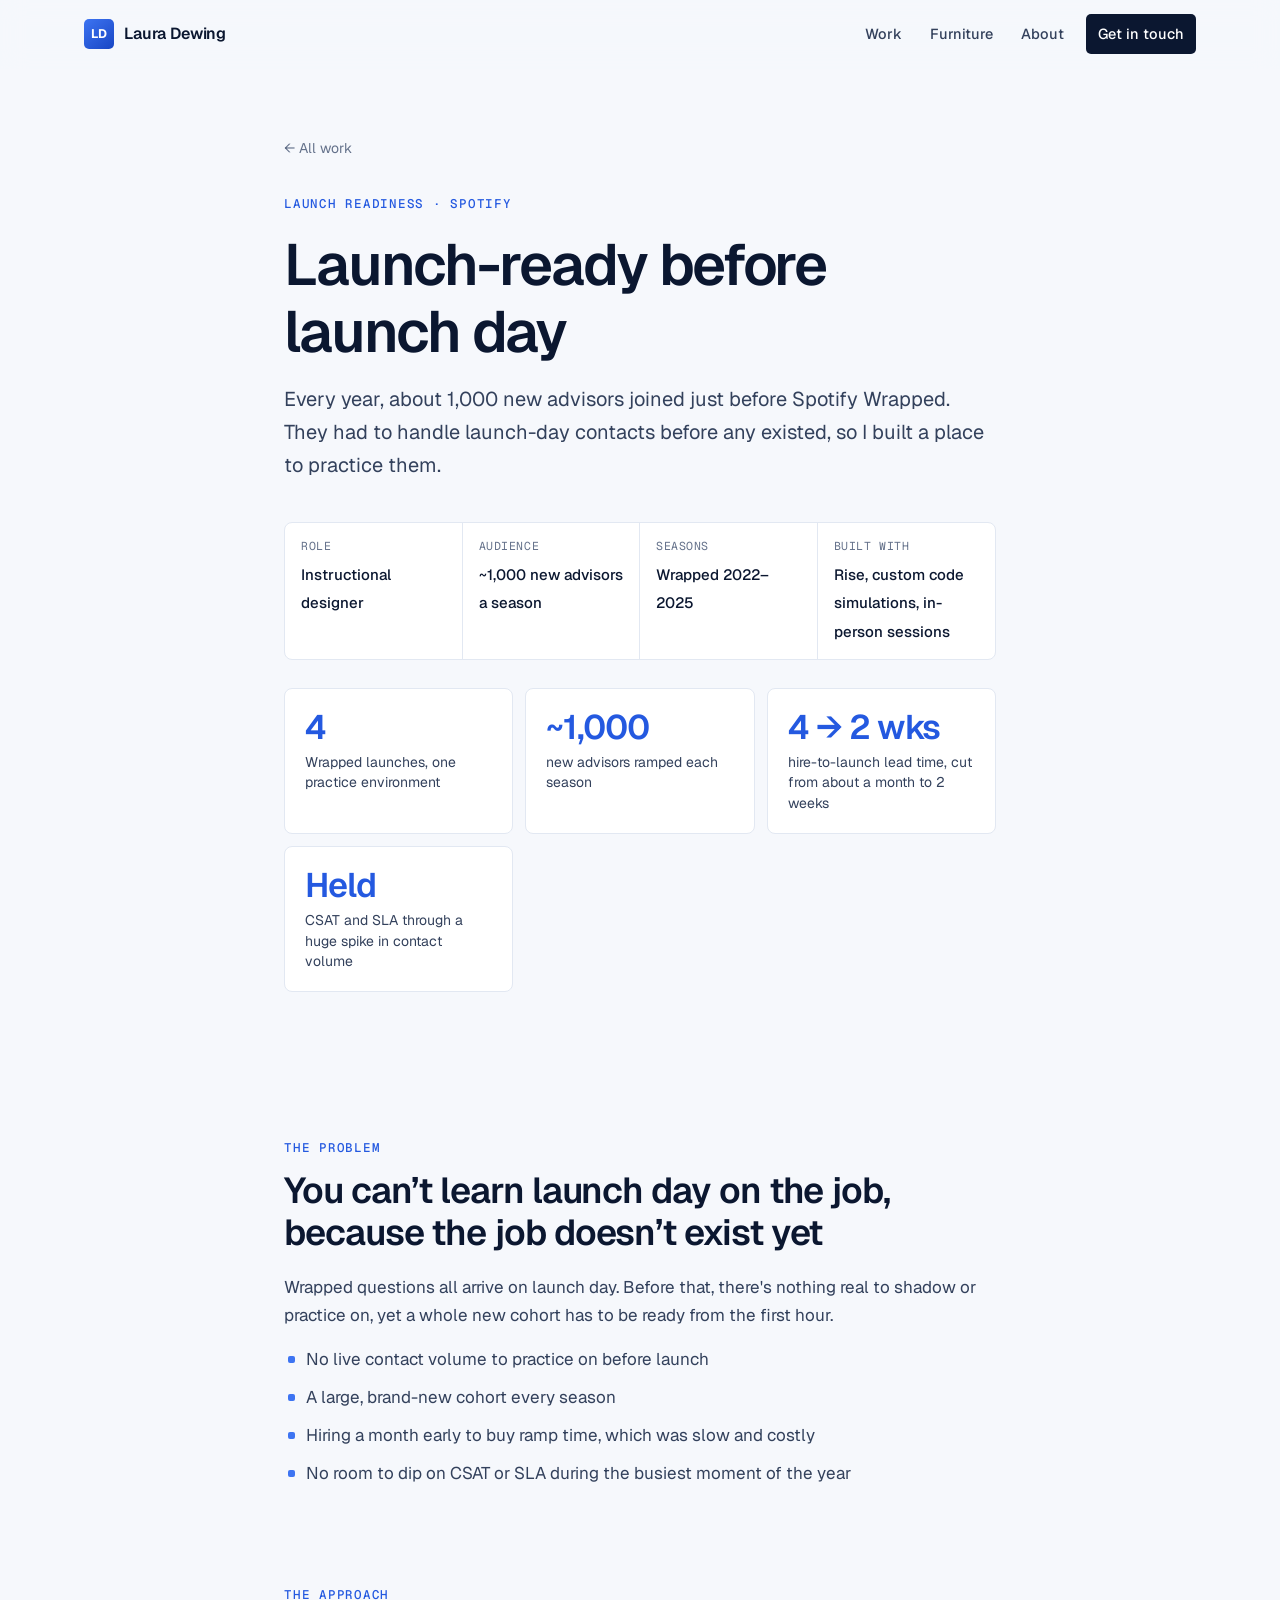
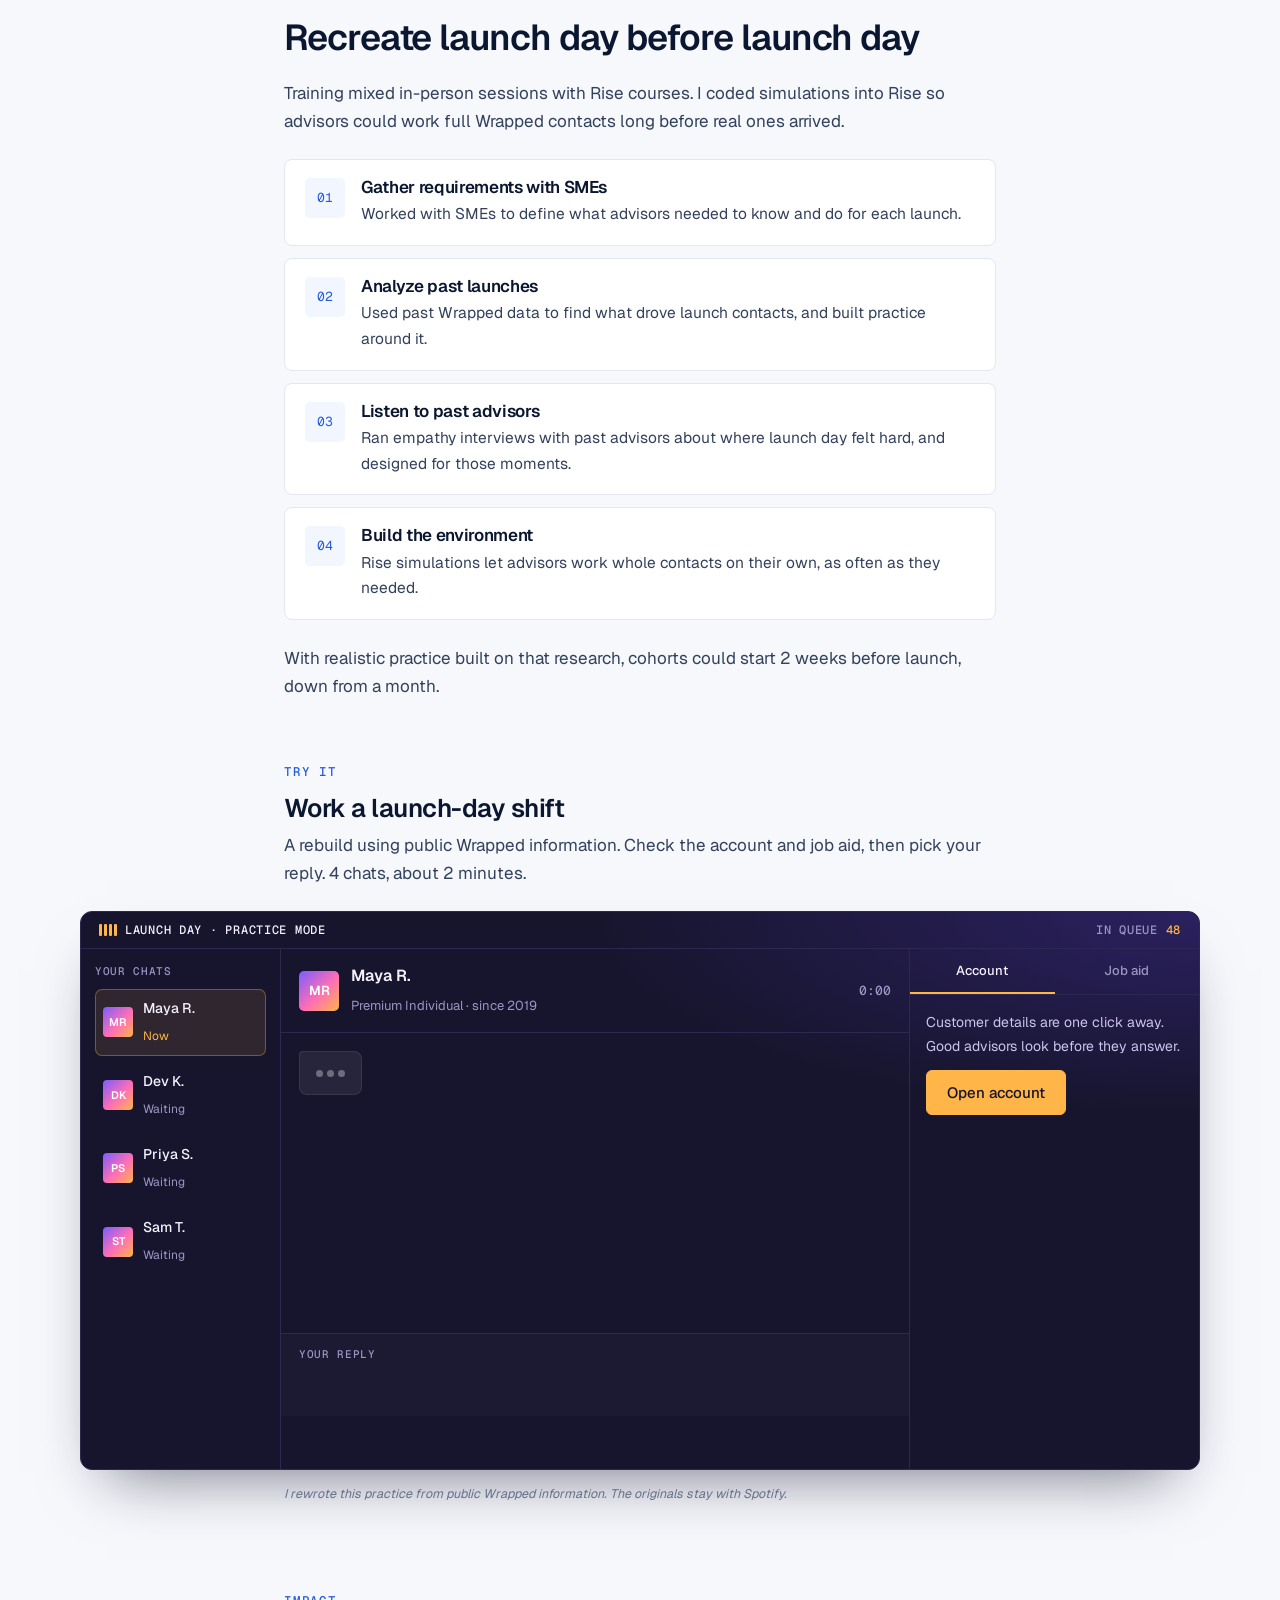
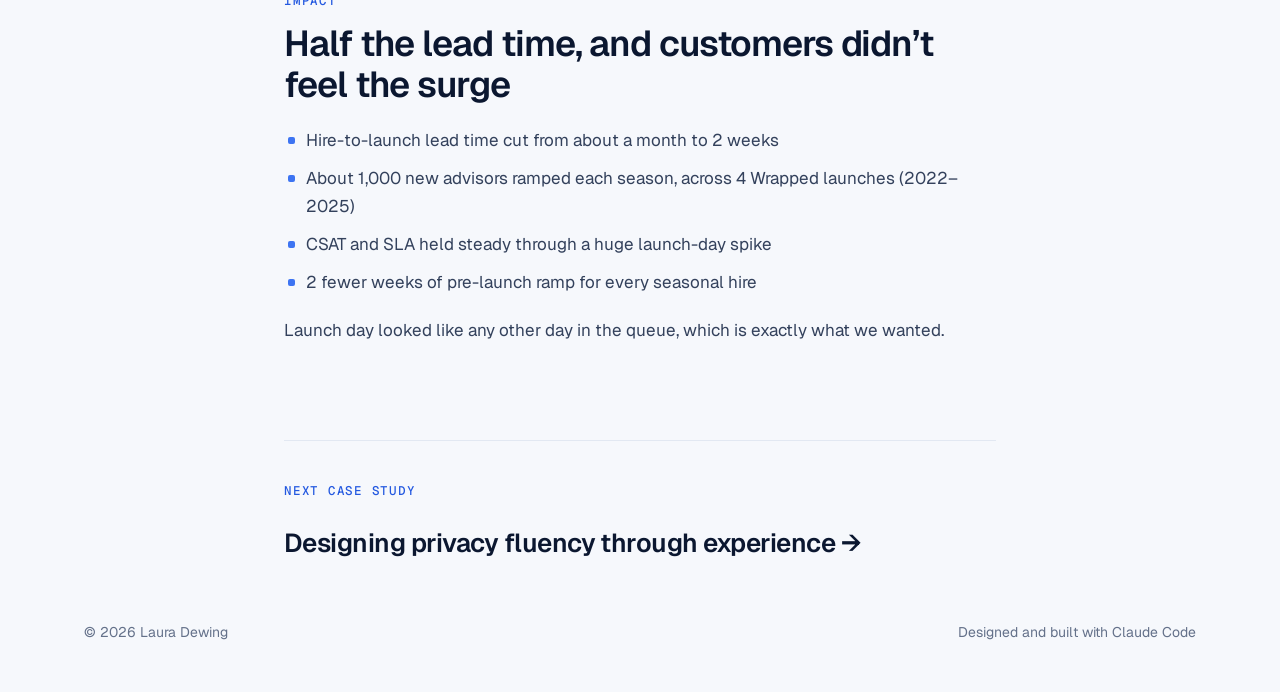
<file: wrapped-readiness.html>
<!DOCTYPE html>
<html lang="en">
<head>
<meta charset="UTF-8">
<meta name="viewport" content="width=device-width, initial-scale=1.0">
<title>Launch-ready before launch day | Laura Dewing</title>
  <meta property="og:type" content="website">
  <meta property="og:title" content="Launch-ready before launch day | Laura Dewing">
  <meta property="og:description" content="How Laura Dewing built a simulated practice environment so about 1,000 new Spotify advisors a year could rehearse Wrapped launch day before any Wrapped contacts existed.">
  <meta property="og:url" content="https://iamcalledlaura-cmyk.github.io/wrapped-readiness.html">
  <meta property="og:image" content="https://iamcalledlaura-cmyk.github.io/images/og-card.jpg">
  <meta property="og:image:width" content="1200">
  <meta property="og:image:height" content="630">
  <meta name="twitter:card" content="summary_large_image">
  <meta name="twitter:image" content="https://iamcalledlaura-cmyk.github.io/images/og-card.jpg">
<meta name="description" content="How Laura Dewing built a simulated practice environment so about 1,000 new Spotify advisors a year could rehearse Wrapped launch day before any Wrapped contacts existed.">
<link rel="stylesheet" href="style.css?v=20261120a">
</head>
<body>

<nav class="nav" id="nav">
<div class="nav-inner">
<a href="index.html" class="brand"><span class="brand-mark">LD</span>Laura Dewing</a>
<div class="nav-links">
<a href="index.html#work">Work</a>
<a href="furniture.html">Furniture</a>
<a href="index.html#about">About</a>
<a href="mailto:iamcalledlaura@gmail.com" class="nav-cta">Get in touch</a>
</div>
</div>
</nav>

<header class="cs-hero">
<div class="narrow fade-in">
<a href="index.html#work" class="back">&larr; All work</a><br>
<span class="eyebrow">Launch readiness &middot; Spotify</span>
<h1>Launch-ready before launch day</h1>
<p class="lede">Every year, about 1,000 new advisors joined just before Spotify Wrapped. They had to handle launch-day contacts before any existed, so I built a place to practice them.</p>
<div class="cs-meta">
<div><label>Role</label><span>Instructional designer</span></div>
<div><label>Audience</label><span>~1,000 new advisors a season</span></div>
<div><label>Seasons</label><span>Wrapped 2022&ndash;2025</span></div>
<div><label>Built with</label><span>Rise, custom code simulations, in-person sessions</span></div>
</div>
<div class="stats">
<div class="stat-card"><b>4</b><span>Wrapped launches, one practice environment</span></div>
<div class="stat-card"><b>~1,000</b><span>new advisors ramped each season</span></div>
<div class="stat-card"><b>4 &rarr; 2 wks</b><span>hire-to-launch lead time, cut from about a month to 2 weeks</span></div>
<div class="stat-card"><b>Held</b><span>CSAT and SLA through a huge spike in contact volume</span></div>
</div>
</div>
</header>

<main class="narrow">

<section class="cs-section fade-in">
<span class="eyebrow">The problem</span>
<h2>You can&rsquo;t learn launch day on the job, because the job doesn&rsquo;t exist yet</h2>
<p>Wrapped questions all arrive on launch day. Before that, there's nothing real to shadow or practice on, yet a whole new cohort has to be ready from the first hour.</p>
<ul class="list">
<li>No live contact volume to practice on before launch</li>
<li>A large, brand-new cohort every season</li>
<li>Hiring a month early to buy ramp time, which was slow and costly</li>
<li>No room to dip on CSAT or SLA during the busiest moment of the year</li>
</ul>
</section>

<section class="cs-section fade-in">
<span class="eyebrow">The approach</span>
<h2>Recreate launch day before launch day</h2>
<p>Training mixed in-person sessions with Rise courses. I coded simulations into Rise so advisors could work full Wrapped contacts long before real ones arrived.</p>
<div class="steps">
<div class="step"><div><h4>Gather requirements with SMEs</h4><p>Worked with SMEs to define what advisors needed to know and do for each launch.</p></div></div>
<div class="step"><div><h4>Analyze past launches</h4><p>Used past Wrapped data to find what drove launch contacts, and built practice around it.</p></div></div>
<div class="step"><div><h4>Listen to past advisors</h4><p>Ran empathy interviews with past advisors about where launch day felt hard, and designed for those moments.</p></div></div>
<div class="step"><div><h4>Build the environment</h4><p>Rise simulations let advisors work whole contacts on their own, as often as they needed.</p></div></div>
</div>
<p>With realistic practice built on that research, cohorts could start 2 weeks before launch, down from a month.</p>
</section>
</main>

<section class="ws-wrap fade-in" id="try">
<div class="narrow">
<span class="eyebrow">Try it</span>
<h2>Work a launch-day shift</h2>
<p>A rebuild using public Wrapped information. Check the account and job aid, then pick your reply. 4 chats, about 2 minutes.</p>
</div>

<div class="ws" id="ws">
  <div class="ws-top">
    <span class="ws-live"><span class="sim-eq" aria-hidden="true"><i></i><i></i><i></i><i></i></span>Launch day &middot; Practice mode</span>
    <span class="ws-queue-count">In queue <b id="wsWaiting">48</b></span>
  </div>
  <div class="ws-grid" id="wsGrid">
    <aside class="ws-queue" aria-label="Chat queue">
      <span class="ws-label">Your chats</span>
      <ol id="wsQueue"></ol>
    </aside>

    <section class="ws-chat" aria-label="Conversation">
      <header class="ws-chat-head">
        <span class="ws-avatar" id="wsAvatar" aria-hidden="true"></span>
        <div><b id="wsName"></b><span id="wsPlan"></span></div>
        <span class="ws-timer" title="Time in chat" id="wsTimer">0:00</span>
      </header>
      <div class="ws-log" id="wsLog" aria-live="polite"></div>
      <div class="ws-reply">
        <span class="ws-label" id="wsPrompt">Your reply</span>
        <div class="ws-options" id="wsOptions" role="group" aria-label="Choose your reply"></div>
        <p class="ws-feedback" id="wsFeedback" aria-live="polite"></p>
        <button type="button" class="btn ws-next" id="wsNext" hidden>Next chat &rarr;</button>
      </div>
    </section>

    <aside class="ws-side" aria-label="Advisor tools">
      <div class="ws-tabs" role="tablist">
        <button type="button" role="tab" id="tabAccount" aria-selected="true" aria-controls="panelAccount">Account</button>
        <button type="button" role="tab" id="tabAid" aria-selected="false" aria-controls="panelAid">Job aid</button>
      </div>
      <div class="ws-panel" id="panelAccount" role="tabpanel" aria-labelledby="tabAccount">
        <div class="ws-locked" id="wsLocked">
          <p>Customer details are one click away. Good advisors look before they answer.</p>
          <button type="button" class="btn ws-open" id="wsOpenAccount">Open account</button>
        </div>
        <dl class="ws-account" id="wsAccount" hidden></dl>
      </div>
      <div class="ws-panel" id="panelAid" role="tabpanel" aria-labelledby="tabAid" hidden>
        <label class="visually-hidden" for="wsSearch">Search the job aid</label>
        <input type="search" id="wsSearch" placeholder="Search: private, offline, edit&hellip;" autocomplete="off">
        <ul class="ws-aid" id="wsAid"></ul>
      </div>
    </aside>
  </div>

  <div class="ws-score" id="wsScore" hidden>
    <span class="ws-label">Shift over &middot; Your scorecard</span>
    <p class="ws-score-head" id="wsScoreHead"></p>
    <div class="ws-score-grid">
      <div><b id="scRight">0/4</b><span>Right answer</span></div>
      <div><b id="scEmp">0/4</b><span>Warm, human reply</span></div>
      <div><b id="scLook">0/4</b><span>Checked the account first</span></div>
    </div>
    <p class="ws-score-note" id="wsScoreNote"></p>
    <button type="button" class="btn ws-next" id="wsAgain">Run the shift again</button>
  </div>
</div>
<p class="strip-note narrow">I rewrote this practice from public Wrapped information. The originals stay with Spotify.</p>
</section>

<main class="narrow">

<section class="cs-section fade-in">
<span class="eyebrow">Impact</span>
<h2>Half the lead time, and customers didn&rsquo;t feel the surge</h2>
<ul class="list">
<li>Hire-to-launch lead time cut from about a month to 2 weeks</li>
<li>About 1,000 new advisors ramped each season, across 4 Wrapped launches (2022&ndash;2025)</li>
<li>CSAT and SLA held steady through a huge launch-day spike</li>
<li>2 fewer weeks of pre-launch ramp for every seasonal hire</li>
</ul>
<p>Launch day looked like any other day in the queue, which is exactly what we wanted.</p>
</section>


<div class="next-cs">
<span class="eyebrow">Next case study</span>
<a href="privacy-fluency.html" class="big">Designing privacy fluency through experience &rarr;</a>
</div>
</main>

<footer class="footer">
<div class="container"><span>&copy; 2026 Laura Dewing</span><span>Designed and built with Claude Code</span></div>
</footer>
<script src="site.js?v=20261110r"></script>
<script src="wrapped-practice.js?v=20261110r"></script>
<script data-goatcounter="https://lauradewing.goatcounter.com/count" async src="https://gc.zgo.at/count.js"></script>
</body>
</html>
</file>
<file: style.css>
/* Laura Dewing portfolio — product studio, blue */
@import url('https://fonts.googleapis.com/css2?family=Geist:wght@400;500;600;700&family=Geist+Mono:wght@400;500&family=Caveat:wght@600&display=swap');

:root {
  --ink: #0B1730;
  --ink-2: #33415C;
  --muted: #64718A;
  --line: #E2E8F2;
  --line-2: #CFD8E6;
  --bg: #F6F8FC;
  --surface: #FFFFFF;
  --blue-900: #0A2A6B;
  --blue-700: #1846C4;
  --blue-600: #2459E0;
  --blue-500: #3D74F2;
  --blue-200: #C9D9FF;
  --blue-100: #E6EEFF;
  --blue-50: #F2F6FF;
  --sky: #7FB2FF;
  --radius: 8px;
  --shadow: 0 1px 2px rgba(11,23,48,.04), 0 12px 32px -12px rgba(11,23,48,.14);
  --shadow-lg: 0 2px 4px rgba(11,23,48,.04), 0 30px 60px -20px rgba(24,70,196,.28);
  --sans: 'Geist', system-ui, -apple-system, 'Segoe UI', sans-serif;
  --mono: 'Geist Mono', ui-monospace, 'SFMono-Regular', Menlo, monospace;
  --max: 1160px;
}

*, *::before, *::after { box-sizing: border-box; margin: 0; padding: 0; }
html { scroll-behavior: smooth; -webkit-text-size-adjust: 100%; }
body {
  font-family: var(--sans);
  font-size: 17px;
  line-height: 1.65;
  color: var(--ink-2);
  background: var(--bg);
  -webkit-font-smoothing: antialiased;
}
img { max-width: 100%; display: block; }
a { color: var(--blue-600); text-decoration: none; }
a:hover { color: var(--blue-700); }
h1, h2, h3, h4 { color: var(--ink); line-height: 1.15; letter-spacing: -0.02em; font-weight: 600; }
::selection { background: var(--blue-200); color: var(--ink); }

.container { max-width: var(--max); margin: 0 auto; padding: 0 24px; }
.narrow { max-width: 760px; margin: 0 auto; padding: 0 24px; }

/* ── Labels and chips ── */
.eyebrow {
  font-family: var(--mono);
  font-size: 12.5px;
  letter-spacing: .06em;
  text-transform: uppercase;
  color: var(--blue-600);
  font-weight: 500;
}
.chip {
  display: inline-flex; align-items: center; gap: 8px;
  font-size: 13px; font-weight: 500;
  color: var(--blue-700); background: var(--blue-100);
  padding: 6px 12px; border-radius: 99px;
}
.chip .dot { width: 7px; height: 7px; border-radius: 50%; background: var(--blue-600); box-shadow: 0 0 0 3px rgba(36,89,224,.18); }
.tag {
  font-family: var(--mono); font-size: 11.5px; letter-spacing: .04em; text-transform: uppercase;
  color: var(--muted); border: 1px solid var(--line-2); padding: 3px 8px; border-radius: 4px; background: var(--surface);
}
.tag.blue { color: var(--blue-700); border-color: var(--blue-200); background: var(--blue-50); }

/* ── Buttons ── */
.btn {
  display: inline-flex; align-items: center; gap: 8px;
  font-family: var(--sans); font-size: 15px; font-weight: 500;
  padding: 12px 20px; border-radius: 6px; border: 1px solid transparent;
  transition: transform .15s ease, background .15s ease, box-shadow .15s ease;
}
.btn-primary { background: var(--blue-600); color: #fff; box-shadow: 0 6px 16px -6px rgba(36,89,224,.6); }
.btn-primary:hover { background: var(--blue-700); color: #fff; transform: translateY(-1px); }
.btn-ghost { background: var(--surface); color: var(--ink); border-color: var(--line-2); }
.btn-ghost:hover { border-color: var(--blue-500); color: var(--blue-700); }

/* ── Nav ── */
.nav {
  position: sticky; top: 0; z-index: 50;
  background: rgba(246,248,252,.82);
  backdrop-filter: saturate(1.4) blur(12px);
  -webkit-backdrop-filter: saturate(1.4) blur(12px);
  border-bottom: 1px solid transparent;
  transition: border-color .2s ease;
}
.nav.scrolled { border-bottom-color: var(--line); }
.nav-inner { max-width: var(--max); margin: 0 auto; padding: 14px 24px; display: flex; align-items: center; justify-content: space-between; gap: 16px; }
.brand { display: flex; align-items: center; gap: 10px; color: var(--ink); font-weight: 600; font-size: 16px; letter-spacing: -0.01em; }
.brand-mark {
  width: 30px; height: 30px; border-radius: 5px; display: grid; place-items: center;
  background: linear-gradient(140deg, var(--blue-500), var(--blue-700)); color: #fff;
  font-size: 12.5px; font-weight: 700; letter-spacing: .02em;
}
.nav-links { display: flex; align-items: center; gap: 4px; }
.nav-links a { color: var(--ink-2); font-size: 14.5px; font-weight: 500; padding: 8px 12px; border-radius: 5px; }
.nav-links a:hover { color: var(--ink); background: var(--blue-50); }
.nav-links a.nav-cta { background: var(--ink); color: #fff; margin-left: 6px; }
.nav-links a.nav-cta:hover { background: var(--blue-700); }

/* ── Home hero ── */
.hero { padding: 72px 0 56px; position: relative; overflow: hidden; }
.hero::before {
  content: ''; position: absolute; inset: -20% -10% auto auto; width: 70%; height: 120%;
  background: radial-gradient(closest-side, rgba(61,116,242,.16), transparent 70%);
  pointer-events: none;
}
.hero-grid { display: grid; grid-template-columns: 1.05fr 1fr; gap: 56px; align-items: center; position: relative; }
.hero h1 { font-size: clamp(30px, 3.6vw, 46px); margin: 22px 0 20px; letter-spacing: -0.035em; }
.hero h1 .hl { color: var(--blue-600); }
.hero-sub { font-size: 19px; color: var(--ink-2); max-width: 520px; }
.hero-actions { display: flex; gap: 12px; margin-top: 32px; flex-wrap: wrap; }

.stack { position: relative; height: 460px; }
.frame {
  position: absolute; background: var(--surface); border-radius: 8px; overflow: hidden;
  border: 1px solid var(--line); box-shadow: var(--shadow-lg);
}
.frame-bar { height: 28px; display: flex; align-items: center; gap: 6px; padding: 0 12px; background: #F1F4F9; border-bottom: 1px solid var(--line); }
.frame-bar i { width: 9px; height: 9px; border-radius: 50%; background: #D5DCE8; display: block; }
.frame-bar span { margin-left: 10px; font-family: var(--mono); font-size: 11px; color: var(--muted); }
.stack .f1 { width: 88%; top: 0; right: 0; transform: rotate(1.2deg); }
.stack .f2 { width: 56%; bottom: 0; left: 0; transform: rotate(-2deg); background: #0B0B0B; border-color: #222; }
.stack .f2 .frame-bar { background: #161616; border-color: #262626; }
.stack .f2 .frame-bar i { background: #333; }
.stack .f2 .frame-bar span { color: #8A8A8A; }
.frame-media { position: relative; }
.frame-media img { display: block; width: 100%; aspect-ratio: 16 / 7.6; object-fit: cover; object-position: center top; }
.frame-media .play { position: absolute; left: 58%; top: 44%; width: 64px; height: 64px; margin: -32px 0 0 -32px; border-radius: 50%; background: rgba(255,255,255,.92); box-shadow: 0 10px 30px -8px rgba(0,0,0,.35); }
.frame-media .play::after { content: ""; position: absolute; left: 26px; top: 20px; border-left: 18px solid var(--blue-600); border-top: 12px solid transparent; border-bottom: 12px solid transparent; }
.stack .pill {
  position: absolute; right: 6%; bottom: 14%; background: var(--surface); border: 1px solid var(--line);
  border-radius: 7px; padding: 12px 16px; box-shadow: var(--shadow); font-size: 13.5px; color: var(--ink);
  display: flex; align-items: center; gap: 10px;
}
.stack .pill b { font-size: 22px; color: var(--blue-600); font-weight: 600; letter-spacing: -0.02em; }

/* ── Metrics strip ── */
.metrics { display: grid; grid-template-columns: repeat(4, 1fr); background: var(--surface); border: 1px solid var(--line); border-radius: var(--radius); box-shadow: var(--shadow); }
.metric { padding: 22px 24px; border-right: 1px solid var(--line); }
.metric:last-child { border-right: 0; }
.metric b { display: block; font-size: 32px; font-weight: 600; color: var(--ink); letter-spacing: -0.03em; line-height: 1.1; }
.metric b em { font-style: normal; color: var(--blue-600); }
.metric span { font-size: 14px; color: var(--muted); line-height: 1.4; display: block; margin-top: 6px; }

/* ── Sections ── */
.section { padding: 96px 0 0; }
.section-head { display: flex; align-items: end; justify-content: space-between; gap: 24px; margin-bottom: 36px; flex-wrap: wrap; }
.section-head h2 { font-size: clamp(30px, 3.4vw, 42px); margin-top: 10px; letter-spacing: -0.03em; }
.section-head p { max-width: 420px; color: var(--muted); }
.section-head .section-note { max-width: 780px; margin-top: 14px; }

/* ── Work cards ── */
.work-grid { display: grid; grid-template-columns: repeat(2, 1fr); gap: 24px; }
.card {
  display: flex; flex-direction: column; background: var(--surface); border: 1px solid var(--line);
  border-radius: 10px; overflow: hidden; color: inherit; box-shadow: var(--shadow);
  transition: transform .2s ease, box-shadow .2s ease, border-color .2s ease;
}
.card:hover { transform: translateY(-3px); box-shadow: var(--shadow-lg); border-color: var(--blue-200); color: inherit; }
.card-media { aspect-ratio: 16 / 10; background: var(--blue-50); position: relative; overflow: hidden; border-bottom: 1px solid var(--line); }
.card-media img { width: 100%; height: 100%; object-fit: cover; object-position: top center; transition: transform .4s ease; }
.card:hover .card-media img { transform: scale(1.025); }
.card-media.dark { background: #0B0B0B; }
.card-media.dark img { object-fit: contain; padding: 18px 18px 0; object-position: top; }
.card-body { padding: 22px 24px 24px; display: flex; flex-direction: column; gap: 10px; flex: 1; }
.card-tags { display: flex; gap: 6px; flex-wrap: wrap; }
.card h3 { font-size: 22px; letter-spacing: -0.02em; }
.card p { font-size: 15.5px; color: var(--ink-2); }
.card-foot { margin-top: auto; padding-top: 10px; display: flex; justify-content: space-between; align-items: center; font-size: 14px; }
.card-foot .go { color: var(--blue-600); font-weight: 500; }
.card-foot .stat { color: var(--muted); font-family: var(--mono); font-size: 12.5px; }

/* Illustrated card media (no screenshots) */
.illus { width: 100%; height: 100%; display: grid; place-items: center; padding: 28px; background:
  radial-gradient(120% 90% at 100% 0%, var(--blue-100), transparent 60%), var(--blue-50); }
.illus-panel { width: 100%; max-width: 420px; background: var(--surface); border: 1px solid var(--line); border-radius: 7px; box-shadow: var(--shadow); padding: 16px 18px; font-size: 13px; color: var(--ink); }
.illus-panel .row { display: flex; justify-content: space-between; align-items: center; padding: 7px 0; border-bottom: 1px dashed var(--line); }
.illus-panel .row:last-child { border-bottom: 0; }
.illus-panel .k { color: var(--muted); font-family: var(--mono); font-size: 11.5px; text-transform: uppercase; letter-spacing: .04em; }
.bar { height: 6px; border-radius: 99px; background: var(--blue-100); width: 46%; overflow: hidden; }
.bar i { display: block; height: 100%; background: var(--blue-600); border-radius: 99px; }
.bubble { background: var(--blue-50); border: 1px solid var(--blue-200); border-radius: 6px; padding: 10px 12px; margin-bottom: 8px; }
.bubble.user { background: #F3F5F9; border-color: var(--line); }
.choice { border: 1px solid var(--line); border-radius: 5px; padding: 8px 10px; margin-top: 6px; display: flex; gap: 8px; align-items: center; }
.choice.ok { border-color: var(--blue-500); background: var(--blue-50); color: var(--blue-900); }

/* ── Approach ── */
.approach { display: grid; grid-template-columns: repeat(3, 1fr); gap: 20px; }
.ap { background: var(--surface); border: 1px solid var(--line); border-radius: var(--radius); padding: 26px; }
.ap .num { font-family: var(--mono); font-size: 12px; color: var(--blue-600); }
.ap h3 { font-size: 19px; margin: 10px 0 8px; }
.ap p { font-size: 15.5px; }
.toolrow { display: flex; flex-wrap: wrap; gap: 8px; margin-top: 28px; }
.toolrow span { font-size: 13.5px; background: var(--surface); border: 1px solid var(--line); padding: 6px 12px; border-radius: 99px; color: var(--ink-2); }

/* ── About ── */
.about { display: grid; grid-template-columns: 1fr 1.4fr; gap: 56px; background: var(--ink); color: #C9D3E6; border-radius: 12px; padding: 56px; position: relative; overflow: hidden; }
.about::after { content: ''; position: absolute; right: -120px; top: -120px; width: 380px; height: 380px; border-radius: 50%; background: radial-gradient(closest-side, rgba(61,116,242,.45), transparent); }
.about h2 { color: #fff; font-size: clamp(30px, 3.4vw, 40px); margin-top: 10px; letter-spacing: -0.03em; }
.about .eyebrow { color: var(--sky); }
.about p { margin-bottom: 16px; position: relative; z-index: 1; }
.about p strong { color: #fff; font-weight: 500; }
.about-links { display: flex; gap: 10px; flex-wrap: wrap; margin-top: 28px; position: relative; z-index: 1; }
.about-links a { color: #fff; border: 1px solid rgba(255,255,255,.22); padding: 10px 16px; border-radius: 6px; font-size: 14.5px; font-weight: 500; }
.about-links a:hover { background: rgba(255,255,255,.08); color: #fff; }
.about-links a.primary { background: var(--blue-600); border-color: var(--blue-600); }

/* ── Footer ── */
.footer { padding: 56px 0 48px; font-size: 14px; color: var(--muted); }
.footer .container { display: flex; justify-content: space-between; gap: 16px; flex-wrap: wrap; }

/* ══════════ Case study pages ══════════ */
.cs-hero { padding: 64px 0 40px; }
.back { font-size: 14px; color: var(--muted); display: inline-flex; gap: 6px; margin-bottom: 28px; }
.back:hover { color: var(--blue-600); }
.cs-hero h1 { font-size: clamp(36px, 5vw, 58px); letter-spacing: -0.035em; margin: 16px 0 18px; max-width: 900px; }
.cs-hero .lede { font-size: 20px; max-width: 720px; color: var(--ink-2); }
.cs-meta { display: grid; grid-template-columns: repeat(auto-fit, minmax(128px, 1fr)); background: var(--surface); border: 1px solid var(--line); border-radius: var(--radius); margin-top: 40px; overflow: hidden; }
.cs-meta div { padding: 14px 16px; border-right: 1px solid var(--line); }
.cs-meta div:last-child { border-right: 0; }
.cs-meta label { display: block; font-family: var(--mono); font-size: 11.5px; letter-spacing: .05em; text-transform: uppercase; color: var(--muted); margin-bottom: 4px; }
.cs-meta span { font-size: 15px; color: var(--ink); font-weight: 500; }
.note { margin-top: 16px; font-size: 14px; color: var(--muted); display: flex; gap: 8px; align-items: flex-start; }
.note::before { content: 'i'; flex: none; width: 18px; height: 18px; border-radius: 50%; border: 1px solid var(--line-2); display: grid; place-items: center; font-family: var(--mono); font-size: 11px; margin-top: 2px; }

.cs-cover { margin: 8px 0 0; }
.cs-cover .frame, .shot .frame { position: relative; transform: none; }

.cs-section { padding: 72px 0 0; }
.cs-section h2 { font-size: clamp(26px, 3vw, 36px); letter-spacing: -0.03em; margin: 10px 0 20px; }
.cs-section h3 { font-size: 19px; margin: 32px 0 10px; }
.cs-section p { margin-bottom: 16px; }
.cs-section ul.list { margin: 8px 0 20px; padding: 0; list-style: none; }
.cs-section ul.list li { position: relative; padding-left: 22px; margin-bottom: 10px; }
.cs-section ul.list li::before { content: ''; position: absolute; left: 4px; top: 11px; width: 7px; height: 7px; border-radius: 2px; background: var(--blue-500); }

.two-col { display: grid; grid-template-columns: 1fr 1fr; gap: 16px; margin: 28px 0; }
.col-card { background: var(--surface); border: 1px solid var(--line); border-radius: var(--radius); padding: 22px 24px; }
.col-card.accent { border-color: var(--blue-200); background: var(--blue-50); }
.col-card h4 { font-size: 16px; margin-bottom: 12px; display: flex; gap: 8px; align-items: center; }
.col-card ul { list-style: none; }
.col-card li { font-size: 15px; padding: 8px 0; border-top: 1px solid var(--line); }
.col-card li:first-child { border-top: 0; padding-top: 0; }

.timeline { display: grid; grid-template-columns: repeat(4, 1fr); gap: 12px; margin: 28px 0; }
.wk { background: var(--surface); border: 1px solid var(--line); border-radius: var(--radius); padding: 18px; position: relative; }
.wk .k { font-family: var(--mono); font-size: 11.5px; color: var(--blue-600); text-transform: uppercase; letter-spacing: .05em; }
.wk h4 { font-size: 17px; margin: 6px 0 6px; }
.wk p { font-size: 14px; margin: 0; color: var(--muted); line-height: 1.5; }
.wk.on { background: var(--blue-600); border-color: var(--blue-600); }
.wk.on .k { color: var(--blue-100); }
.wk.on h4 { color: #fff; }
.wk.on p { color: #DCE6FF; }

.principles { display: grid; grid-template-columns: 1fr 1fr; gap: 16px; margin: 24px 0; }
.principle { border-left: 3px solid var(--blue-500); padding: 4px 0 4px 18px; }
.principle b { display: block; color: var(--ink); font-weight: 600; margin-bottom: 4px; }
.principle span { font-size: 15.5px; }

.wide { max-width: 1060px; margin: 32px auto 0; padding: 0 24px; }
.shots { display: grid; grid-template-columns: repeat(3, 1fr); gap: 20px; }
.shots.two { grid-template-columns: 1fr 1fr; }
.shot { margin: 0; }
.shot .frame { box-shadow: var(--shadow); }
.shot.dark .frame { background: #0B0B0B; border-color: #222; }
.shot.dark .frame-bar { background: #161616; border-color: #262626; }
.shot.dark .frame-bar i { background: #333; }
.shot figcaption { font-size: 14px; color: var(--muted); margin-top: 12px; line-height: 1.5; }
.shot figcaption b { color: var(--ink); font-weight: 600; display: block; margin-bottom: 2px; }

.steps { counter-reset: s; display: grid; gap: 12px; margin: 24px 0; }
.step { display: grid; grid-template-columns: 40px 1fr; gap: 16px; background: var(--surface); border: 1px solid var(--line); border-radius: var(--radius); padding: 18px 20px; }
.step::before { counter-increment: s; content: counter(s, decimal-leading-zero); font-family: var(--mono); font-size: 13px; color: var(--blue-600); background: var(--blue-50); border-radius: 5px; width: 40px; height: 40px; display: grid; place-items: center; }
.step h4 { font-size: 17px; margin-bottom: 4px; }
.step p { font-size: 15.5px; margin: 0; }

.decisions { display: grid; grid-template-columns: 1fr 1fr; gap: 16px; margin-top: 24px; }
.decision { background: var(--surface); border: 1px solid var(--line); border-radius: var(--radius); padding: 22px 24px; }
.decision .vs { font-family: var(--mono); font-size: 12px; color: var(--muted); text-transform: uppercase; letter-spacing: .04em; }
.decision h4 { font-size: 17px; margin: 6px 0 8px; }
.decision p { font-size: 15px; margin: 0; }

.stats { display: grid; grid-template-columns: repeat(auto-fit, minmax(170px, 1fr)); gap: 12px; margin: 28px 0; }
.stat-card { background: var(--surface); border: 1px solid var(--line); border-radius: var(--radius); padding: 20px; }
.stat-card b { display: block; font-size: 34px; letter-spacing: -0.03em; color: var(--blue-600); font-weight: 600; line-height: 1.1; }
.stat-card span { font-size: 14px; color: var(--ink-2); display: block; margin-top: 6px; line-height: 1.45; }

table.data { width: 100%; border-collapse: separate; border-spacing: 0; background: var(--surface); border: 1px solid var(--line); border-radius: var(--radius); overflow: hidden; margin: 20px 0; font-size: 15px; }
table.data th, table.data td { text-align: left; padding: 12px 16px; border-bottom: 1px solid var(--line); }
table.data th { font-family: var(--mono); font-size: 11.5px; text-transform: uppercase; letter-spacing: .05em; color: var(--muted); font-weight: 500; background: #FAFBFD; }
table.data tr:last-child td { border-bottom: 0; }
table.data td.num { font-variant-numeric: tabular-nums; color: var(--ink); font-weight: 500; }

.callout { background: var(--blue-50); border: 1px solid var(--blue-200); border-radius: var(--radius); padding: 22px 24px; margin: 24px 0; }
.callout p:last-child { margin-bottom: 0; }
.callout .eyebrow { display: block; margin-bottom: 8px; }

.proto-cta { margin: 32px 0 8px; background: var(--ink); color: #C9D3E6; border-radius: 10px; padding: 28px 30px; display: flex; justify-content: space-between; gap: 20px; align-items: center; flex-wrap: wrap; }
.proto-cta h3 { color: #fff; margin: 0 0 4px; font-size: 20px; }
.proto-cta p { margin: 0; font-size: 15px; }

.tools-list { display: grid; grid-template-columns: repeat(auto-fit, minmax(200px, 1fr)); gap: 12px; margin: 20px 0; }
.tool-item { background: var(--surface); border: 1px solid var(--line); border-radius: 7px; padding: 14px 16px; }
.tool-item label { display: block; font-family: var(--mono); font-size: 11.5px; text-transform: uppercase; letter-spacing: .05em; color: var(--muted); margin-bottom: 2px; }
.tool-item span { font-size: 15px; color: var(--ink); }

.next-cs { margin-top: 96px; border-top: 1px solid var(--line); padding-top: 40px; display: flex; justify-content: space-between; align-items: center; gap: 20px; flex-wrap: wrap; }
.next-cs a.big { font-size: 26px; font-weight: 600; color: var(--ink); letter-spacing: -0.02em; }
.next-cs a.big:hover { color: var(--blue-600); }

/* Mock UI (illustrative recreations) */
.mock { background: var(--surface); border: 1px solid var(--line); border-radius: 8px; box-shadow: var(--shadow); overflow: hidden; }
.mock-body { padding: 22px; }
.mock-label { font-size: 12px; color: var(--muted); margin-top: 10px; font-style: italic; }

/* ── Motion ── */
.fade-in { opacity: 0; transform: translateY(14px); transition: opacity .6s ease, transform .6s ease; }
.fade-in.visible { opacity: 1; transform: none; }
@media (prefers-reduced-motion: reduce) {
  .fade-in { opacity: 1; transform: none; transition: none; }
  .card, .btn, .card-media img { transition: none; }
}

/* ── Responsive ── */
@media (max-width: 960px) {
  .hero-grid { grid-template-columns: 1fr; gap: 40px; }
  .stack { height: 380px; max-width: 560px; }
  .metrics { grid-template-columns: repeat(2, 1fr); }
  .metric:nth-child(2) { border-right: 0; }
  .metric:nth-child(-n+2) { border-bottom: 1px solid var(--line); }
  .approach { grid-template-columns: 1fr; }
  .about { grid-template-columns: 1fr; gap: 20px; padding: 40px 32px; }
  .timeline { grid-template-columns: 1fr 1fr; }
  .shots { grid-template-columns: 1fr 1fr; }
}
@media (max-width: 680px) {
  body { font-size: 16px; }
  .container, .narrow, .wide { padding: 0 16px; }
  .nav-inner { padding: 12px 16px; }
  .nav-links a:not(.nav-cta) { display: none; }
  .hero { padding: 40px 0 40px; }
  .hero-sub { font-size: 17px; }
  .stack { height: 300px; }
  .stack .pill { display: none; }
  .work-grid, .two-col, .principles, .decisions, .shots, .shots.two { grid-template-columns: 1fr; }
  .timeline { grid-template-columns: 1fr; }
  .section { padding-top: 72px; }
  .about { padding: 32px 22px; border-radius: 10px; }
  .cs-hero .lede { font-size: 18px; }
  .cs-meta div { border-right: 0; border-bottom: 1px solid var(--line); }
  .metric b { font-size: 26px; }
  .metric { padding: 18px; }
}

/* ── Video ── */
.video { margin: 0; }
.video .frame { position: relative; transform: none; box-shadow: var(--shadow); }
.video video { display: block; width: 100%; height: auto; aspect-ratio: 16 / 9; background: #0B1730; }
.video figcaption { font-size: 14px; color: var(--muted); margin-top: 12px; line-height: 1.5; }
.video figcaption b { color: var(--ink); font-weight: 600; display: block; margin-bottom: 2px; }
.video .len { font-family: var(--mono); font-size: 12px; color: var(--blue-600); margin-left: 6px; font-weight: 400; }
.videos { display: grid; grid-template-columns: 1fr 1fr; gap: 24px; }
.videos.three { grid-template-columns: repeat(3, 1fr); }
.video.feature { margin-bottom: 28px; }
.course-strip { display: grid; grid-template-columns: repeat(3, 1fr); gap: 16px; }
.course-strip img { border-radius: 7px; border: 1px solid var(--line); background: var(--surface); width: 100%; aspect-ratio: 1 / 1; object-fit: cover; object-position: top; }
.course-strip figure { margin: 0; }
.strip-note { font-size: 12.5px; color: var(--muted); margin-top: 14px; font-style: italic; }
.course-strip figcaption { font-size: 13.5px; color: var(--muted); margin-top: 8px; line-height: 1.45; }
.course-strip figcaption b { color: var(--ink); font-weight: 600; }
.card-media img.cover-top { object-position: center 30%; }
@media (max-width: 960px) { .videos.three { grid-template-columns: 1fr 1fr; } }
@media (max-width: 680px) { .videos, .videos.three, .course-strip { grid-template-columns: 1fr; } }

/* Featured full-width card */
.card-feature { grid-column: 1 / -1; display: grid; grid-template-columns: 1.15fr 1fr; }
.card-feature .card-media { aspect-ratio: auto; min-height: 100%; border-bottom: 0; border-right: 1px solid var(--line); }
.card-feature .card-body { padding: 32px; justify-content: center; }
.card-feature h3 { font-size: 26px; }
.play { position: absolute; left: 50%; top: 50%; width: 64px; height: 64px; margin: -32px 0 0 -32px; border-radius: 50%; background: rgba(255,255,255,.92); box-shadow: 0 8px 24px rgba(11,23,48,.25); }
.play::after { content: ''; position: absolute; left: 26px; top: 20px; border-left: 18px solid var(--blue-600); border-top: 12px solid transparent; border-bottom: 12px solid transparent; }
@media (max-width: 860px) {
  .card-feature { grid-template-columns: 1fr; }
  .card-feature .card-media { aspect-ratio: 16 / 9; border-right: 0; border-bottom: 1px solid var(--line); }
  .card-feature .card-body { padding: 22px 24px 24px; }
}

/* ── Furniture gallery (furniture.html) ── */
.fx-grid { display: grid; grid-template-columns: repeat(3, 1fr); gap: 20px; }
.fx { margin: 0; }
.fx-media { position: relative; aspect-ratio: 4 / 5; border-radius: var(--radius); overflow: hidden; border: 1px solid var(--line); background: var(--blue-50); box-shadow: var(--shadow); }
.fx-media img { position: absolute; inset: 0; width: 100%; height: 100%; object-fit: cover; transition: opacity .35s ease; }
.fx-media .fx-before { opacity: 0; }
.fx-media.show-before .fx-before { opacity: 1; }
.fx-toggle { position: absolute; left: 12px; bottom: 12px; display: flex; background: rgba(255,255,255,.94); border-radius: 99px; padding: 3px; box-shadow: 0 6px 18px -6px rgba(11,23,48,.35); }
.fx-toggle button { font: 500 13px var(--sans); border: 0; background: none; color: var(--ink-2); padding: 6px 12px; border-radius: 99px; cursor: pointer; }
.fx-toggle button[aria-pressed="true"] { background: var(--blue-600); color: #fff; }
.fx figcaption { font-size: 14px; color: var(--muted); margin-top: 12px; line-height: 1.5; }
.fx figcaption b { color: var(--ink); font-weight: 600; display: block; margin-bottom: 2px; }
.more-link { display: inline-block; margin-top: 18px; font-size: 14.5px; color: var(--sky); position: relative; z-index: 1; }
.more-link:hover { color: #fff; }
@media (max-width: 960px) { .fx-grid { grid-template-columns: 1fr 1fr; } }
@media (max-width: 680px) { .fx-grid { grid-template-columns: 1fr; } }
.fx-media { aspect-ratio: 4 / 3; }
.fx-head { display: flex; justify-content: space-between; align-items: baseline; gap: 16px; flex-wrap: wrap; margin: 48px 0 18px; }
.fx-head p { font-size: 14.5px; color: var(--muted); margin: 0; }
.fx-feature { display: grid; grid-template-columns: 1.1fr 1fr 1fr; gap: 24px; align-items: center; margin-top: 72px; }
.fx-feature h2 { font-size: clamp(26px, 3vw, 36px); letter-spacing: -0.03em; margin: 10px 0 14px; }
.fx-feature p { margin: 0; }
.fx-video { margin: 0; }
.fx-video video { display: block; width: 100%; aspect-ratio: 9 / 16; object-fit: cover; border-radius: var(--radius); border: 1px solid var(--line); background: var(--ink); box-shadow: var(--shadow); }
.fx-video figcaption, .fx-details figcaption { font-size: 14px; color: var(--muted); margin-top: 10px; line-height: 1.45; }
.fx-video figcaption b { color: var(--ink); font-weight: 600; display: block; }
.fx-details { display: grid; grid-template-columns: repeat(4, 1fr); gap: 16px; }
.fx-details figure { margin: 0; }
.fx-details img { width: 100%; aspect-ratio: 3 / 4; object-fit: cover; border-radius: 7px; border: 1px solid var(--line); }
@media (max-width: 960px) { .fx-feature { grid-template-columns: 1fr 1fr; } .fx-feature-text { grid-column: 1 / -1; } .fx-details { grid-template-columns: 1fr 1fr; } }
@media (max-width: 680px) { .fx-feature { gap: 16px; } }

/* Homepage furniture teaser */
.otc { display: grid; grid-template-columns: 1fr 1.15fr; gap: 40px; align-items: center; background: var(--surface); border: 1px solid var(--line); border-radius: 12px; padding: 40px; box-shadow: var(--shadow); color: inherit; transition: border-color .2s ease, box-shadow .2s ease; }
.otc:hover { color: inherit; border-color: var(--blue-200); box-shadow: var(--shadow-lg); }
.otc h2 { font-size: clamp(28px, 3.2vw, 40px); letter-spacing: -0.03em; margin: 10px 0 14px; }
.otc p { color: var(--ink-2); margin-bottom: 24px; }
.otc-photos { display: grid; grid-template-columns: 1fr 1fr 1fr; gap: 12px; }
.otc-photos img { width: 100%; aspect-ratio: 3 / 4; object-fit: cover; border-radius: 7px; border: 1px solid var(--line); }
.otc-photos img:nth-child(2) { transform: translateY(-14px); }
.nav-links a[aria-current="page"] { color: var(--blue-700); background: var(--blue-50); }
@media (max-width: 860px) { .otc { grid-template-columns: 1fr; padding: 28px 22px; gap: 28px; } .otc-photos img:nth-child(2) { transform: none; } }

/* Furniture lightbox */
.fx-media { cursor: zoom-in; }
.fx-media:focus-visible, .fx-details img:focus-visible { outline: 3px solid var(--blue-500); outline-offset: 3px; }
.lb { position: fixed; inset: 0; z-index: 100; background: rgba(8, 14, 28, .94); display: flex; align-items: center; justify-content: center; padding: 56px 72px 24px; }
.lb[hidden] { display: none; }
.lb-fig { margin: 0; width: 100%; height: 100%; display: flex; flex-direction: column; gap: 14px; }
.lb-stage { flex: 1; min-height: 0; display: flex; align-items: center; justify-content: center; }
.lb-img { max-width: 100%; max-height: 100%; object-fit: contain; border-radius: 6px; box-shadow: 0 30px 80px -20px rgba(0,0,0,.6); }
.lb-bar { display: flex; align-items: center; justify-content: space-between; gap: 16px; flex-wrap: wrap; color: #C9D3E6; font-size: 14.5px; max-width: 1000px; width: 100%; margin: 0 auto; }
.lb-cap b { color: #fff; font-weight: 600; display: block; font-size: 16px; }
.lb-toggle { position: static; }
.lb-count { font-family: var(--mono); font-size: 12.5px; color: #8C9AB5; }
.lb-btn { position: absolute; border: 0; background: rgba(255,255,255,.1); color: #fff; width: 48px; height: 48px; border-radius: 50%; font-size: 30px; line-height: 1; cursor: pointer; display: grid; place-items: center; }
.lb-btn:hover { background: rgba(255,255,255,.2); }
.lb-btn:focus-visible { outline: 3px solid var(--sky); outline-offset: 2px; }
.lb-close { top: 12px; right: 16px; font-size: 28px; }
.lb-prev { left: 14px; top: 50%; margin-top: -24px; }
.lb-next { right: 14px; top: 50%; margin-top: -24px; }
@media (max-width: 680px) {
  .lb { padding: 60px 12px 16px; }
  .lb-prev, .lb-next { top: auto; bottom: 18px; margin: 0; width: 42px; height: 42px; }
  .lb-prev { left: auto; right: 62px; }
  .lb-next { right: 12px; }
  .lb-bar { padding-right: 110px; }
}

/* ══════════ Source to Ship (pipeline case study) ══════════ */
.pipe { margin: 28px 0 8px; }
.pipe-bands { display: grid; grid-template-columns: repeat(5, 1fr); gap: 8px; }
.pipe-band { background: var(--surface); border: 1px solid var(--line); border-radius: var(--radius); padding: 12px; display: flex; flex-direction: column; gap: 8px; }
.pipe-band .k { font-family: var(--mono); font-size: 11.5px; letter-spacing: .05em; text-transform: uppercase; color: var(--blue-600); }
.pipe-band .bal { height: 5px; border-radius: 99px; background: var(--blue-100); overflow: hidden; }
.pipe-band .bal i { display: block; height: 100%; background: var(--blue-600); }
.pipe-btn { font: inherit; font-size: 14px; font-weight: 500; text-align: left; color: var(--ink); background: var(--bg); border: 1px solid var(--line); border-radius: 6px; padding: 9px 10px; cursor: pointer; line-height: 1.3; }
.pipe-btn .n { font-family: var(--mono); font-size: 11.5px; color: var(--muted); display: block; }
.pipe-btn:hover { border-color: var(--blue-200); background: var(--blue-50); }
.pipe-btn[aria-pressed="true"] { background: var(--blue-600); border-color: var(--blue-600); color: #fff; }
.pipe-btn[aria-pressed="true"] .n { color: var(--blue-100); }
.pipe-btn:focus-visible { outline: 2px solid var(--blue-500); outline-offset: 2px; }
.pipe-loop { display: flex; align-items: center; gap: 8px; justify-content: flex-end; font-family: var(--mono); font-size: 11.5px; color: var(--muted); text-transform: uppercase; letter-spacing: .04em; margin: 10px 4px 0; }
.pipe-loop svg { flex: none; }
.pipe-panel { margin-top: 14px; background: var(--surface); border: 1px solid var(--blue-200); border-radius: var(--radius); box-shadow: var(--shadow); padding: 22px 24px; }
.pipe-panel h4 { font-size: 19px; margin: 4px 0 14px; }
.pipe-grid { display: grid; grid-template-columns: 1fr 1fr; gap: 14px; }
.pipe-grid div { border-top: 1px solid var(--line); padding-top: 10px; }
.pipe-grid label { display: block; font-family: var(--mono); font-size: 11.5px; letter-spacing: .05em; text-transform: uppercase; color: var(--muted); margin-bottom: 4px; }
.pipe-grid p { font-size: 15px; margin: 0; }
.pipe-grid .wide-cell { grid-column: 1 / -1; }
.pipe-meter { display: flex; align-items: center; gap: 10px; font-size: 13px; color: var(--muted); }
.pipe-meter .track { flex: 1; height: 8px; border-radius: 99px; background: var(--blue-100); overflow: hidden; }
.pipe-meter .track i { display: block; height: 100%; background: var(--blue-600); transition: width .3s ease; }
.legend { display: flex; gap: 16px; flex-wrap: wrap; font-size: 13px; color: var(--muted); margin-top: 10px; }
.legend span { display: inline-flex; align-items: center; gap: 6px; }
.legend i { width: 10px; height: 10px; border-radius: 3px; display: inline-block; background: var(--blue-600); }
.legend i.h { background: var(--blue-100); border: 1px solid var(--blue-200); }

.cmap { background: var(--surface); border: 1px solid var(--line); border-radius: var(--radius); padding: 8px 20px; margin: 20px 0; }
.cmap-head, .cmap-row { display: grid; grid-template-columns: 1fr 28px 1fr; gap: 12px; align-items: center; }
.cmap-head { font-family: var(--mono); font-size: 11.5px; letter-spacing: .05em; text-transform: uppercase; color: var(--muted); padding: 10px 0; border-bottom: 1px solid var(--line); }
.cmap-row { padding: 14px 0; border-bottom: 1px solid var(--line); }
.cmap-row:last-child { border-bottom: 0; }
.cmap-row .lbl { font-size: 14.5px; color: var(--ink); line-height: 1.4; }
.cmap-row .lbl small { display: block; font-size: 13px; color: var(--muted); }
.cmap-row .bars { height: 8px; border-radius: 99px; margin-top: 8px; background: var(--line-2); }
.cmap-row .bars.sp { background: var(--blue-600); }
.cmap-row .bars.zero { background: transparent; border: 1px dashed var(--line-2); width: 12px !important; height: 8px; }
.cmap-row .arrow { color: var(--blue-500); text-align: center; font-size: 18px; }
.cmap-total { display: grid; grid-template-columns: 1fr 28px 1fr; gap: 12px; padding: 14px 0 10px; border-top: 2px solid var(--line); font-weight: 600; color: var(--ink); }
.cmap-total .sp { color: var(--blue-600); }

.days { display: grid; grid-template-columns: repeat(5, 1fr); gap: 10px; margin: 24px 0; }
.day { background: var(--surface); border: 1px solid var(--line); border-radius: var(--radius); padding: 14px; }
.day .k { font-family: var(--mono); font-size: 11.5px; color: var(--blue-600); text-transform: uppercase; letter-spacing: .05em; }
.day h4 { font-size: 15px; margin: 6px 0 8px; line-height: 1.3; }
.day p { font-size: 13px; margin: 0; color: var(--muted); }
.day.on { background: var(--blue-600); border-color: var(--blue-600); }
.day.on .k { color: var(--blue-100); }
.day.on h4 { color: #fff; }
.day.on p { color: #DCE6FF; }

.steers { display: grid; gap: 16px; margin: 24px 0; }
.steer { background: var(--surface); border: 1px solid var(--line); border-radius: var(--radius); padding: 20px 22px; }
.steer h4 { font-size: 17px; margin-bottom: 14px; }
.steer-flow { display: grid; grid-template-columns: 1fr 1fr 1fr; gap: 12px; }
.steer-flow div { border-radius: 6px; padding: 12px 14px; font-size: 14.5px; line-height: 1.5; }
.steer-flow label { display: block; font-family: var(--mono); font-size: 11px; letter-spacing: .05em; text-transform: uppercase; margin-bottom: 6px; }
.steer-flow .draft { background: #F3F5F9; color: var(--ink-2); }
.steer-flow .draft label { color: var(--muted); }
.steer-flow .dir { background: var(--blue-50); border: 1px solid var(--blue-200); color: var(--blue-900); }
.steer-flow .dir label { color: var(--blue-600); }
.steer-flow .fin { background: var(--surface); border: 1px solid var(--blue-500); color: var(--ink); }
.steer-flow .fin label { color: var(--blue-700); }

@media (max-width: 960px) {
  .days { grid-template-columns: 1fr 1fr; }
}
@media (max-width: 760px) {
  .pipe-bands { grid-template-columns: 1fr; }
  .pipe-band { flex-direction: row; flex-wrap: wrap; align-items: center; }
  .pipe-band .k { width: 100%; }
  .pipe-band .bal { width: 100%; order: 3; }
  .pipe-btn { flex: 1 1 140px; }
  .pipe-grid { grid-template-columns: 1fr; }
  .steer-flow { grid-template-columns: 1fr; }
  .cmap { padding: 4px 14px; }
  .cmap-head { display: none; }
  .cmap-row, .cmap-total { grid-template-columns: 1fr; gap: 6px; }
  .cmap-row .arrow, .cmap-total .arrow { display: none; }
  .cmap-row .sp-cell { padding-left: 12px; border-left: 2px solid var(--blue-200); }
}
@media (max-width: 680px) {
  .days { grid-template-columns: 1fr; }
}

/* ── Paged case study (one section per screen) ── */
.paged [data-slide]:not(.slide-on) { display: none; }
.paged .cs-section { padding-top: 40px; }
.paged .cs-hero + main > .cs-section.slide-on:first-child { padding-top: 0; }
.paged main { padding-bottom: 120px; min-height: 60vh; }
.paged .next-cs { margin-top: 56px; }
.pager { position: fixed; left: 50%; transform: translateX(-50%); bottom: calc(18px + env(safe-area-inset-bottom, 0px)); z-index: 40; display: flex; align-items: center; gap: 12px; background: rgba(255,255,255,.94); backdrop-filter: blur(10px); -webkit-backdrop-filter: blur(10px); border: 1px solid var(--line); border-radius: 99px; box-shadow: var(--shadow); padding: 6px 8px; max-width: calc(100% - 32px); }
.pager-dots { display: flex; gap: 2px; }
.pager-dot { width: 22px; height: 28px; border: 0; background: transparent; cursor: pointer; display: grid; place-items: center; padding: 0; }
.pager-dot::after { content: ''; width: 8px; height: 8px; border-radius: 99px; background: var(--line-2); transition: width .2s ease, background .2s ease; }
.pager-dot:hover::after { background: var(--blue-200); }
.pager-dot.on::after { width: 20px; background: var(--blue-600); }
.pager-dot.on { width: 30px; }
.pager-label { font-family: var(--mono); font-size: 12px; color: var(--muted); white-space: nowrap; letter-spacing: .02em; }
.pager-arrow { width: 34px; height: 34px; border-radius: 50%; border: 1px solid var(--line); background: var(--surface); color: var(--ink); cursor: pointer; font-size: 15px; flex: none; }
.pager-arrow:hover:not(:disabled) { border-color: var(--blue-200); background: var(--blue-50); color: var(--blue-700); }
.pager-arrow:disabled { opacity: .35; cursor: default; }
.pager button:focus-visible { outline: 2px solid var(--blue-500); outline-offset: 2px; }
@media (max-width: 680px) { .pager-label { display: none; } .pager { gap: 6px; } }
@media (prefers-reduced-motion: reduce) { .pager-dot::after { transition: none; } }

/* Paged navigation cues */
.howto { margin-top: 18px; font-size: 15px; color: var(--ink-2); border: 1px dashed var(--line-2); border-radius: 6px; padding: 10px 14px; max-width: 720px; }
.howto b { color: var(--ink); font-weight: 600; }
.next-sheet { margin-top: 48px; width: 100%; display: grid; grid-template-columns: 1fr auto; grid-template-rows: auto auto; gap: 2px 16px; align-items: center; text-align: left; font: inherit; cursor: pointer; background: var(--surface); border: 1px solid var(--line-2); border-radius: var(--radius); padding: 16px 20px; color: var(--ink); }
.next-sheet span { font-family: var(--mono); font-size: 11.5px; letter-spacing: .08em; text-transform: uppercase; color: var(--muted); }
.next-sheet b { grid-row: 2; font-size: 20px; font-weight: 600; letter-spacing: -0.02em; }
.next-sheet i { grid-row: 1 / span 2; grid-column: 2; font-style: normal; font-size: 22px; width: 44px; height: 44px; display: grid; place-items: center; border-radius: 6px; background: var(--blue-600); color: #fff; }
.next-sheet:hover { border-color: var(--blue-500); }
.next-sheet:focus-visible { outline: 2px solid var(--blue-500); outline-offset: 3px; }
.pager-next { width: auto !important; padding: 0 14px; display: inline-flex; align-items: center; gap: 6px; font-weight: 600; font-size: 14px !important; }

.pager-next:not(:disabled) { background: var(--blue-600); border-color: var(--blue-600); color: #fff; }
.pager-next:hover:not(:disabled) { background: var(--blue-700) !important; color: #fff !important; }

/* ══════════ Review layer (Source to Ship) ══════════ */
:root { --red: #C8322B; --red-50: #FFF3F1; --red-200: #F4C4BE; --draft: #6B7280; }
body:not(.rl-draft) .v-draft { display: none !important; }
.rl-draft .v-final { display: none !important; }

.rl { margin-bottom: 6px; }
.rl-tag { font: inherit; font-size: 12.5px; font-weight: 500; display: inline-flex; align-items: center; gap: 6px; color: var(--red); background: var(--red-50); border: 1px solid var(--red-200); border-radius: 99px; padding: 3px 10px 3px 8px; cursor: pointer; }
.rl-tag:hover { border-color: var(--red); }
.rl-tag[aria-expanded="true"] { background: var(--red); border-color: var(--red); color: #fff; }
.rl-tag[aria-expanded="true"] .rl-dot { background: #fff; }
.rl-tag:focus-visible { outline: 2px solid var(--red); outline-offset: 2px; }
.rl-dot { width: 7px; height: 7px; border-radius: 50%; background: var(--red); display: inline-block; flex: none; }
.rl-dot.inline { vertical-align: middle; margin: 0 2px; }
.rl-pop { margin-top: 8px; max-width: 560px; background: var(--surface); border: 1px solid var(--red-200); border-radius: 7px; box-shadow: var(--shadow); overflow: hidden; }
.rl-was { padding: 10px 14px; border-bottom: 1px solid var(--line); }
.rl-was span { display: block; font-family: var(--mono); font-size: 11px; letter-spacing: .05em; text-transform: uppercase; color: var(--muted); margin-bottom: 2px; }
.rl-was s { color: var(--draft); text-decoration-color: var(--red); font-size: 15px; }
.rl-why { display: flex; gap: 10px; align-items: flex-start; padding: 10px 14px; background: var(--red-50); color: #6B2A25; font-size: 14px; line-height: 1.45; }
.rl-why b { flex: none; width: 22px; height: 22px; border-radius: 50%; background: var(--red); color: #fff; font-size: 10.5px; font-weight: 600; display: grid; place-items: center; }

.review { margin-top: 40px; display: flex; flex-wrap: wrap; gap: 14px 22px; align-items: center; padding-top: 18px; border-top: 1px dashed var(--line-2); }
.stamp { display: inline-flex; align-items: center; gap: 10px; transform: rotate(-3deg); border: 2px solid var(--blue-600); color: var(--blue-600); border-radius: 5px; padding: 6px 12px; font-family: var(--mono); font-size: 12px; letter-spacing: .08em; text-transform: uppercase; }
.stamp b { font-size: 15px; letter-spacing: .1em; }
.rl-log { flex: 1 1 260px; min-width: 0; }
.rl-log-k { font-family: var(--mono); font-size: 11.5px; letter-spacing: .05em; text-transform: uppercase; color: var(--red); }
.rl-log ul { list-style: none; margin: 6px 0 0; display: grid; gap: 4px; }
.rl-log li { font-size: 14.5px; color: var(--ink-2); padding-left: 18px; position: relative; }
.rl-log li::before { content: ''; position: absolute; left: 2px; top: 8px; width: 7px; height: 7px; border-radius: 50%; border: 1.5px solid var(--red); }
.review + .next-sheet { margin-top: 24px; }

.rl-switch-wrap { margin-top: 18px; display: flex; flex-wrap: wrap; gap: 10px 14px; align-items: center; }
.rl-switch { display: inline-flex; background: var(--surface); border: 1px solid var(--line-2); border-radius: 99px; padding: 3px; }
.rl-switch button { font: inherit; font-size: 14px; font-weight: 500; border: 0; background: transparent; color: var(--ink-2); padding: 7px 14px; border-radius: 99px; cursor: pointer; }
.rl-switch button[aria-pressed="true"] { background: var(--ink); color: #fff; }
.rl-switch button[data-v="draft"][aria-pressed="true"] { background: var(--draft); }
.rl-switch button:focus-visible, .pager-rl:focus-visible { outline: 2px solid var(--blue-500); outline-offset: 2px; }
.rl-switch-wrap > span { font-size: 14px; color: var(--muted); flex: 1 1 280px; }
.rl-switch-wrap > span b { color: var(--red); font-weight: 600; }
.pager-rl { font: inherit; font-size: 12.5px; font-weight: 500; border: 1px solid var(--line-2); background: var(--surface); color: var(--ink-2); border-radius: 99px; padding: 6px 11px; cursor: pointer; white-space: nowrap; }
.pager-rl[aria-pressed="true"] { background: var(--draft); border-color: var(--draft); color: #fff; }
@media (max-width: 680px) { .pager-rl { display: none; } }

/* AI first draft view */
.rl-draft .rl, .rl-draft .rl-log { display: none; }
.rl-draft [data-draft] { color: var(--draft); }
.rl-draft :is(h1, h2)[data-draft] { font-weight: 500; }
.rl-draft .stamp { border-color: #9CA3AF; color: var(--draft); border-style: dashed; }
.draft-list { list-style: none; counter-reset: d; display: grid; gap: 8px; margin: 24px 0; }
.draft-list li { counter-increment: d; display: grid; grid-template-columns: 34px 1fr; column-gap: 12px; background: var(--surface); border: 1px dashed var(--line-2); border-radius: 7px; padding: 12px 16px; color: var(--draft); font-size: 15px; }
.draft-list li::before { content: counter(d); grid-row: 1 / span 2; width: 34px; height: 34px; border-radius: 5px; background: #F1F3F6; display: grid; place-items: center; font-family: var(--mono); font-size: 13px; }
.draft-list b { color: #4B5563; font-weight: 600; }
.draft-box { background: var(--surface); border: 1px dashed var(--line-2); border-radius: 7px; padding: 16px 18px; color: var(--draft); margin: 20px 0; }
.draft-box h4 { color: #4B5563; font-size: 16px; margin-bottom: 6px; }
.draft-box p { margin: 0 0 12px; }
.draft-q { display: grid; gap: 6px; font-size: 14.5px; }
.draft-q span { border: 1px solid var(--line); border-radius: 5px; padding: 7px 10px; }
.draft-q span:first-child { border: 0; padding: 0 0 2px; font-weight: 500; color: #4B5563; }
.draft-table td { color: var(--draft); }
.rl-draft .stat-card b { color: var(--draft); }

/* ── Home card: live-to-self-paced conversion visual ── */
.conv-media { background: linear-gradient(135deg, #EEF3FF 0%, #DCE7FF 100%); }
.conv { position: absolute; inset: 0; display: grid; grid-template-columns: 1fr auto 1fr; align-items: center; gap: 4%; padding: 7% 7% 6%; }
.conv-side { display: grid; grid-template-rows: auto 1fr auto; gap: 8px; height: 100%; background: var(--surface); border: 1px solid var(--line); border-radius: 7px; box-shadow: var(--shadow); padding: 12px 14px; }
.conv-k { font-family: var(--mono); font-size: 11px; letter-spacing: .05em; text-transform: uppercase; color: var(--muted); }
.conv-bars { display: flex; align-items: flex-end; gap: 6px; min-height: 0; border-bottom: 1px solid var(--line-2); padding-bottom: 2px; }
.conv-bars i { flex: 1; border-radius: 4px 4px 1px 1px; background: #C9D1DE; transform-origin: bottom; transition: transform .5s ease; }
.conv-side.sp .conv-bars i { background: var(--blue-600); }
.conv-v { font-size: 15px; font-weight: 600; color: var(--ink); letter-spacing: -0.01em; font-variant-numeric: tabular-nums; }
.conv-side.sp .conv-v { color: var(--blue-600); }
.conv-mid { display: grid; justify-items: center; gap: 6px; }
.conv-chip { font-size: 11.5px; font-weight: 500; white-space: nowrap; background: var(--surface); border: 1px dashed var(--line-2); color: var(--ink-2); border-radius: 99px; padding: 4px 9px; }
.conv-chip.ok { border-style: solid; border-color: var(--blue-600); background: var(--blue-600); color: #fff; }
.conv-chip b { font-weight: 600; margin-left: 2px; }
.conv-arrow { width: 1px; height: 18px; background: var(--blue-500); position: relative; }
.conv-arrow::after { content: ''; position: absolute; left: -3px; bottom: -1px; border-left: 3.5px solid transparent; border-right: 3.5px solid transparent; border-top: 5px solid var(--blue-500); }
.card:hover .conv-side.sp .conv-bars i { transform: scaleY(.92); }
@media (prefers-reduced-motion: reduce) { .conv-bars i { transition: none; } }
@media (max-width: 420px) { .conv { gap: 3%; padding: 6%; } .conv-side { padding: 9px 10px; } .conv-bars { gap: 4px; } .conv-chip { font-size: 10.5px; padding: 3px 7px; } }



/* ── Selected work: card grid ── */
.wl-meta { font-family: var(--mono); font-size: 12px; letter-spacing: .05em; text-transform: uppercase; color: var(--muted); display: flex; flex-wrap: wrap; gap: 4px 10px; align-items: baseline; }
.wl-kind { color: var(--blue-600); font-weight: 500; }
.wl-stat { font-family: var(--mono); white-space: nowrap; }
.wl-mono { font-family: var(--mono); color: var(--muted); text-align: center; line-height: 1.3; text-transform: uppercase; letter-spacing: .05em; }
.wl-mono b { display: block; font-family: var(--sans); color: var(--blue-700); letter-spacing: -0.02em; text-transform: none; font-weight: 600; }
.wg-thumb img.pos-mid { object-position: center 30%; }
.wgrid { display: grid; grid-template-columns: repeat(3, minmax(0, 1fr)); gap: 20px; }
.wg-card { display: flex; flex-direction: column; background: var(--surface); border: 1px solid var(--line); border-radius: 8px; overflow: hidden; color: inherit; transition: border-color .2s ease, transform .2s ease, box-shadow .2s ease; }
.wg-card:hover { border-color: var(--blue-200); transform: translateY(-2px); box-shadow: var(--shadow); color: inherit; }
.wg-card:focus-visible { outline: 3px solid var(--blue-500); outline-offset: 3px; }
.wg-thumb { display: grid; place-items: center; aspect-ratio: 16 / 9; background: var(--blue-50); border-bottom: 1px solid var(--line); overflow: hidden; }
.wg-thumb img { width: 100%; height: 100%; object-fit: cover; object-position: top center; transition: transform .4s ease; }
.wg-thumb img.on-blue { background: #1846C4; }
.wg-thumb img.on-dark { background: #0B0B0B; object-fit: contain; padding: 10px 10px 0; }
.wg-card:hover .wg-thumb img { transform: scale(1.03); }
.wg-thumb .wl-mono { font-size: 12px; }
.wg-thumb .wl-mono b { font-size: 34px; }
.wg-body { display: flex; flex-direction: column; gap: 8px; flex: 1; padding: 16px 18px 18px; }
.wg-title { display: block; font-size: 17.5px; font-weight: 600; color: var(--ink); letter-spacing: -0.015em; line-height: 1.3; text-wrap: balance; }
.wg-card:hover .wg-title { color: var(--blue-700); }
.wg-foot { display: flex; justify-content: space-between; align-items: center; margin-top: auto; padding-top: 6px; }
.wg-foot .wl-stat { font-size: 12.5px; color: var(--muted); }
.wg-go { color: var(--blue-600); }
@media (max-width: 960px) { .wgrid { grid-template-columns: repeat(2, minmax(0, 1fr)); } }
@media (max-width: 600px) { .wgrid { grid-template-columns: 1fr; } }

/* Hero frames link to their case studies */
a.frame { display: block; color: inherit; transition: box-shadow .2s ease, translate .2s ease; }
a.frame .frame-bar, a.frame .frame-media { display: flex; }
a.frame .frame-media { display: block; }
a.frame:hover { box-shadow: var(--shadow-lg); translate: 0 -3px; color: inherit; }
a.frame:hover .play { background: #fff; }
a.frame:focus-visible { outline: 3px solid var(--blue-500); outline-offset: 4px; }
@media (prefers-reduced-motion: reduce) { a.frame, .wg-card, .wg-thumb img { transition: none; } }

/* ===== Personality pass: handwritten notes, try-it scenario, before/after ===== */
:root {
  --hand: 'Caveat', 'Bradley Hand', 'Segoe Print', cursive;
  --note: #FFE98A;
  --note-ink: #3A2E05;
  --ok: #157A4A;
  --ok-bg: #E6F5EC;
  --no: #B4332B;
  --no-bg: #FCEBEA;
  --ease-out: cubic-bezier(0.23, 1, 0.32, 1);
}
.visually-hidden { position: absolute !important; width: 1px; height: 1px; padding: 0; margin: -1px; overflow: hidden; clip: rect(0 0 0 0); white-space: nowrap; border: 0; }

.scribble { font-family: var(--hand); font-weight: 600; color: var(--blue-600); line-height: 1.1; margin: 0; }
.scribble svg { display: inline-block; vertical-align: middle; }

/* Note above the metrics, pointing down at them */
.metrics-wrap { position: relative; }
.scribble-metrics { font-size: 24px; text-align: right; margin: 0 28px -10px 0; transform: rotate(-2deg); transform-origin: right bottom; position: relative; z-index: 1; }
.scribble-metrics .arrow-down { vertical-align: top; margin: 10px 0 0 2px; }

/* Sticky notes on the work cards */
.wg-card { position: relative; }
.card-note {
  position: absolute; z-index: 2; top: 12px; right: 12px; white-space: nowrap;
  background: var(--note); color: var(--note-ink);
  font-size: 19px; padding: 6px 10px 5px; border-radius: 2px;
  box-shadow: 0 2px 3px rgba(58,46,5,.12), 0 8px 16px -8px rgba(58,46,5,.35);
  transform: rotate(2.2deg); transition: transform .3s var(--ease-out);
}
.wg-card:nth-child(even) .card-note { transform: rotate(-1.8deg); }
@media (hover: hover) and (pointer: fine) {
  .wg-card:hover .card-note { transform: rotate(0deg) translateY(-1px); }
}

/* Try it: Protocol Match */
.try { display: grid; grid-template-columns: minmax(0, 0.9fr) minmax(0, 1.1fr); gap: 48px; align-items: center; }
.try-intro h2 { font-size: clamp(28px, 3.2vw, 40px); letter-spacing: -0.03em; margin: 10px 0 14px; text-wrap: balance; }
.try-intro p { color: var(--ink-2); max-width: 46ch; }
.scribble-try { font-size: 26px; margin-top: 18px; transform: rotate(-3deg); display: inline-block; }
.try-card { background: var(--surface); border: 1px solid var(--line); border-radius: 10px; box-shadow: var(--shadow-lg); padding: 24px; min-width: 0; }
.try-top { display: flex; justify-content: space-between; font-family: var(--mono); font-size: 12.5px; color: var(--muted); letter-spacing: .02em; }
.try-score { color: var(--blue-700); }
.try-msg { display: flex; gap: 12px; align-items: flex-start; margin: 18px 0 20px; }
.try-avatar { flex: none; width: 38px; height: 38px; border-radius: 50%; background: var(--blue-100); box-shadow: inset 0 0 0 1px var(--blue-200); display: grid; place-items: center; color: var(--blue-600); overflow: hidden; }
.try-msg p { margin: 0; background: var(--blue-50); border: 1px solid var(--blue-100); color: var(--ink); font-size: 19px; font-weight: 500; padding: 12px 16px; border-radius: 4px 8px 8px 8px; }
.try-options { display: grid; grid-template-columns: 1fr 1fr; gap: 10px; }
.try-options button {
  font: 500 16px/1 var(--sans); color: var(--ink); background: var(--surface);
  border: 1px solid var(--line-2); border-radius: 7px; padding: 15px 12px; cursor: pointer;
  transition: border-color .2s ease, background-color .2s ease, transform .12s var(--ease-out);
}
.try-options button:active { transform: scale(.97); }
.try-options button:focus-visible { outline: 3px solid var(--blue-500); outline-offset: 2px; }
@media (hover: hover) and (pointer: fine) { .try-options button:not(:disabled):hover { border-color: var(--blue-500); background: var(--blue-50); } }
.try-options button.is-right { border-color: var(--ok); background: var(--ok-bg); color: var(--ok); font-weight: 600; }
.try-options button.is-wrong { border-color: var(--no); background: var(--no-bg); color: var(--no); }
.try-options button:disabled { cursor: default; }
.try-options button.is-dim { opacity: .45; }
.try-feedback { min-height: 3.2em; margin: 16px 0 0; color: var(--ink-2); font-size: 15.5px; }
.try-feedback b { color: var(--ink); }
.try-actions [hidden] { display: none !important; }
.try-actions { display: flex; gap: 10px; flex-wrap: wrap; margin-top: 6px; }
.try-feedback.pop { animation: tryPop .35s var(--ease-out); }
@keyframes tryPop { from { opacity: 0; transform: translateY(4px); } to { opacity: 1; transform: none; } }

/* Furniture before / after */
.ba { position: relative; margin: 0; border-radius: 8px; overflow: hidden; aspect-ratio: 3 / 4; max-height: 560px; justify-self: center; width: 100%; max-width: 420px; touch-action: pan-y; background: var(--blue-50); }
.ba img { position: absolute; inset: 0; width: 100%; height: 100%; object-fit: cover; display: block; user-select: none; -webkit-user-drag: none; }
.ba-after { clip-path: inset(0 0 0 var(--pos)); }
.ba-handle { position: absolute; top: 0; bottom: 0; left: var(--pos); width: 3px; margin-left: -1.5px; background: #fff; box-shadow: 0 0 0 1px rgba(11,23,48,.15); pointer-events: none; }
.ba-handle::after { content: ""; position: absolute; top: 50%; left: 50%; width: 40px; height: 40px; margin: -20px 0 0 -20px; border-radius: 50%; background: #fff; box-shadow: 0 4px 14px rgba(11,23,48,.3);
  background-image: url("data:image/svg+xml,%3Csvg xmlns='http://www.w3.org/2000/svg' viewBox='0 0 24 24' fill='none' stroke='%230B1730' stroke-width='2' stroke-linecap='round' stroke-linejoin='round'%3E%3Cpath d='M9 7l-5 5 5 5M15 7l5 5-5 5'/%3E%3C/svg%3E"); background-size: 22px; background-repeat: no-repeat; background-position: center; }
.ba input[type=range] { position: absolute; inset: 0; width: 100%; height: 100%; margin: 0; opacity: 0; cursor: ew-resize; -webkit-appearance: none; appearance: none; }
.ba input[type=range]:focus-visible ~ .ba-handle::after { outline: 3px solid var(--blue-500); outline-offset: 3px; }
.ba-tag { position: absolute; top: 12px; font: 500 12px/1 var(--mono); letter-spacing: .04em; text-transform: uppercase; padding: 6px 9px; border-radius: 999px; background: rgba(255,255,255,.92); color: var(--ink); pointer-events: none; }
.ba-tag-b { left: 12px; }
.ba-tag-a { right: 12px; }
.scribble-ba { position: absolute; left: 14px; bottom: 14px; font-size: 26px; color: #fff; text-shadow: 0 1px 6px rgba(0,0,0,.55); pointer-events: none; transition: opacity .3s ease; }
.ba.touched .scribble-ba { opacity: 0; }
.otc .otc-text .btn { display: inline-flex; }

@media (max-width: 860px) {
  .try { grid-template-columns: 1fr; gap: 24px; }
  .scribble-metrics { text-align: left; transform: rotate(-1.5deg); transform-origin: left bottom; font-size: 22px; margin: 0 0 -10px 8px; }
}
@media (max-width: 420px) {
  .try-card { padding: 18px; }
  .try-options button { padding: 14px 8px; font-size: 15px; }
  .card-note { font-size: 17px; }
}
@media (prefers-reduced-motion: reduce) {
  .card-note, .try-options button { transition: none; }
  .try-feedback.pop { animation: none; }
}

/* ===== Try it: live sales call simulation (in-workflow enablement) ===== */
.sim { padding: 0; overflow: hidden; display: flex; flex-direction: column; }
.sim-bar { display: flex; align-items: center; gap: 12px; padding: 12px 18px; background: var(--ink); color: #fff; font-family: var(--mono); font-size: 12px; letter-spacing: .02em; }
.sim-live { display: inline-flex; align-items: center; gap: 7px; font-weight: 500; text-transform: uppercase; letter-spacing: .06em; }
.sim-dot { width: 8px; height: 8px; border-radius: 50%; background: #FF5A4E; box-shadow: 0 0 0 3px rgba(255,90,78,.25); animation: simPulse 1.6s ease-in-out infinite; }
@keyframes simPulse { 50% { box-shadow: 0 0 0 6px rgba(255,90,78,0); } }
.sim-who { color: #B9C4DA; flex: 1; min-width: 0; overflow: hidden; text-overflow: ellipsis; white-space: nowrap; }
.sim-step { color: var(--sky); white-space: nowrap; }
.sim-meter { display: flex; align-items: center; gap: 12px; padding: 12px 18px; border-bottom: 1px solid var(--line); background: var(--blue-50); }
.sim-meter-label { font-family: var(--mono); font-size: 11.5px; text-transform: uppercase; letter-spacing: .05em; color: var(--muted); white-space: nowrap; }
.sim-meter-track { flex: 1; height: 8px; border-radius: 99px; background: var(--blue-100); overflow: hidden; }
.sim-meter-track i { display: block; height: 100%; border-radius: 99px; background: linear-gradient(90deg, var(--blue-500), var(--blue-700)); transition: width .6s var(--ease-out), background .3s ease; }
.sim-meter-track i.is-down { background: var(--no); }
.sim-body, .sim-end { padding: 20px 18px 4px; }
.sim-line { display: flex; gap: 12px; align-items: flex-start; }
.sim-avatar { flex: none; width: 38px; height: 38px; border-radius: 50%; background: var(--blue-100); box-shadow: inset 0 0 0 1px var(--blue-200); display: grid; place-items: center; color: var(--blue-700); font: 600 13px/1 var(--sans); }
.sim-name { display: block; font-size: 12.5px; color: var(--muted); margin-bottom: 4px; }
.sim-them p { margin: 0; background: var(--blue-50); border: 1px solid var(--blue-100); color: var(--ink); font-size: 17.5px; font-weight: 500; line-height: 1.4; padding: 11px 15px; border-radius: 4px 8px 8px 8px; }
.sim-you { justify-content: flex-end; margin-top: 12px; }
.sim-you p { margin: 0 0 0 48px; background: var(--blue-600); color: #fff; font-size: 15.5px; line-height: 1.4; padding: 10px 14px; border-radius: 8px 4px 8px 8px; }
.sim-coach { position: relative; margin: 14px 0 16px 50px; background: var(--note); color: var(--note-ink); border-radius: 3px; padding: 9px 12px 10px; box-shadow: 0 2px 3px rgba(58,46,5,.1), 0 8px 16px -8px rgba(58,46,5,.3); transform: rotate(-.6deg); }
.sim-coach.pop { animation: simCoach .5s var(--ease-out) .25s both; }
@keyframes simCoach { from { opacity: 0; transform: translateY(6px) rotate(-.6deg); } to { opacity: 1; transform: rotate(-.6deg); } }
.sim-coach-head { display: block; font-family: var(--mono); font-size: 11px; text-transform: uppercase; letter-spacing: .06em; opacity: .75; margin-bottom: 2px; }
.sim-coach p { margin: 0; font-family: var(--hand); font-size: 21px; line-height: 1.15; }
.sim-options { display: grid; gap: 8px; }
.sim-options button {
  text-align: left; font: 500 15px/1.4 var(--sans); color: var(--ink); background: var(--surface);
  border: 1px solid var(--line-2); border-radius: 7px; padding: 12px 14px; cursor: pointer;
  transition: border-color .2s ease, background-color .2s ease, transform .12s var(--ease-out), opacity .2s ease;
}
.sim-options button:active { transform: scale(.985); }
.sim-options button:focus-visible { outline: 3px solid var(--blue-500); outline-offset: 2px; }
@media (hover: hover) and (pointer: fine) { .sim-options button:not(:disabled):hover { border-color: var(--blue-500); background: var(--blue-50); } }
.sim-options button:disabled { cursor: default; }
.sim-options button.is-best { border-color: var(--ok); background: var(--ok-bg); color: var(--ok); }
.sim-options button.is-weak { border-color: var(--no); background: var(--no-bg); color: var(--no); }
.sim-options button.is-dim { opacity: .4; }
.sim-options button .sim-tag { display: block; font-family: var(--mono); font-size: 11px; text-transform: uppercase; letter-spacing: .05em; margin-bottom: 3px; }
.sim-end-k { font-family: var(--mono); font-size: 11.5px; text-transform: uppercase; letter-spacing: .05em; color: var(--muted); }
.sim-end-result { margin: 6px 0 10px; font-size: 22px; font-weight: 600; color: var(--ink); letter-spacing: -0.02em; line-height: 1.25; text-wrap: balance; }
.sim-end-note { margin: 0; color: var(--ink-2); font-size: 15px; }
.sim .try-feedback { margin-top: 12px; min-height: 1.6em; }
.sim .try-actions { padding: 6px 18px 20px; margin-top: 0; }
.sim-body.fade-swap { animation: tryPop .35s var(--ease-out); }
@media (max-width: 520px) {
  .sim-who { display: none; }
  .sim-coach { margin-left: 0; }
  .sim-you p { margin-left: 24px; }
  .sim-them p { font-size: 16.5px; }
}
@media (prefers-reduced-motion: reduce) {
  .sim-dot, .sim-coach.pop, .sim-body.fade-swap { animation: none; }
  .sim-meter-track i { transition: none; }
}

/* ===== Approach: three plain columns in Laura's voice ===== */
.how-head { display: flex; align-items: baseline; gap: 18px; flex-wrap: wrap; margin-bottom: 28px; }
.how-head .eyebrow { flex-basis: 100%; }
.how-head h2 { font-size: clamp(30px, 3.4vw, 42px); margin: 0; letter-spacing: -0.03em; }
.scribble-how { font-size: 26px; transform: rotate(-3deg); display: inline-block; }
.how-list { display: grid; grid-template-columns: repeat(3, minmax(0, 1fr)); }
.how-row { display: flex; flex-direction: column; gap: 10px; padding: 4px 28px; border-left: 1px solid var(--line-2); min-width: 0; }
.how-row:first-child { padding-left: 0; border-left: 0; }
.how-row:last-child { padding-right: 0; }
.how-row p { margin: 0; font-size: 16.5px; line-height: 1.55; color: var(--ink-2); }
.how-row p b { display: block; color: var(--ink); font-weight: 600; font-size: 19px; letter-spacing: -0.01em; margin-bottom: 6px; }
.how-row a { margin-top: auto; font-size: 14.5px; font-weight: 500; }
.how-row a:focus-visible { outline: 3px solid var(--blue-500); outline-offset: 2px; border-radius: 4px; }
.how-chips { margin-top: 32px; }
@media (max-width: 860px) {
  .how-list { grid-template-columns: 1fr; }
  .how-row, .how-row:first-child, .how-row:last-child { padding: 20px 0; border-left: 0; border-top: 1px solid var(--line-2); }
  .how-row:first-child { border-top: 0; padding-top: 0; }
}

/* ===== Try it: music-app skin for the launch-day sim (original palette) ===== */
.sim.sim-music {
  --surface: #17152E; --ink: #F5F2FF; --ink-2: #CBC4EC; --muted: #9C95C4;
  --line: #2C2950; --line-2: #3A3668;
  --blue-50: #221F44; --blue-100: #2E2A5A; --blue-200: #433E80;
  --blue-500: #FFB547; --blue-600: #7B5CFF; --blue-700: #FFB547; --sky: #FFB547;
  --ok: #63DBA2; --ok-bg: rgba(99,219,162,.13); --no: #FF8F80; --no-bg: rgba(255,143,128,.12);
  background: radial-gradient(120% 70% at 100% 0%, #2B2160 0%, rgba(43,33,96,0) 60%), #17152E;
  border-color: #2C2950; color: var(--ink);
  box-shadow: 0 24px 48px -20px rgba(23,21,46,.55);
}
.sim-music .sim-bar { background: rgba(255,255,255,.04); border-bottom: 1px solid var(--line); color: var(--ink); }
.sim-music .sim-who { color: var(--muted); }
.sim-music .sim-meter { background: transparent; border-bottom: 0; padding-bottom: 4px; }
.sim-music .sim-meter-track { height: 4px; background: rgba(255,255,255,.14); overflow: visible; position: relative; }
.sim-music .sim-meter-track i { position: relative; background: linear-gradient(90deg, #7B5CFF, #FFB547); }
.sim-music .sim-meter-track i::after { content: ""; position: absolute; right: -6px; top: 50%; width: 12px; height: 12px; margin-top: -6px; border-radius: 50%; background: #fff; box-shadow: 0 0 0 3px rgba(255,181,71,.35); }
.sim-music .sim-meter-track i.is-down { background: linear-gradient(90deg, #7B5CFF, #FF8F80); }
.sim-music .sim-avatar { border-radius: 5px; background: linear-gradient(135deg, #7B5CFF 0%, #FF6FB5 55%, #FFB547 100%); box-shadow: none; color: #fff; }
.sim-music .sim-them p { background: rgba(255,255,255,.06); border-color: rgba(255,255,255,.08); color: var(--ink); }
.sim-music .sim-you p { background: #7B5CFF; }
.sim-music .sim-options button { background: rgba(255,255,255,.04); border-color: var(--line-2); color: var(--ink); border-radius: 10px; padding: 11px 18px; }
@media (hover: hover) and (pointer: fine) { .sim-music .sim-options button:not(:disabled):hover { background: rgba(255,181,71,.1); border-color: #FFB547; } }
.sim-music .sim-options button.is-best { background: var(--ok-bg); border-color: var(--ok); color: var(--ok); }
.sim-music .sim-options button.is-weak { background: var(--no-bg); border-color: var(--no); color: var(--no); }
.sim-music .try-feedback, .sim-music .sim-end-note { color: var(--ink-2); }
.sim-music .try-feedback b, .sim-music .sim-end-result { color: var(--ink); }
.sim-music .btn-primary { background: #FFB547; color: #17152E; border-color: #FFB547; }
.sim-music .btn-ghost { color: var(--ink); border-color: var(--line-2); background: transparent; }
.sim-eq { display: inline-flex; align-items: flex-end; gap: 2px; height: 12px; }
.sim-eq i { width: 3px; height: 100%; border-radius: 1px; background: #FFB547; transform-origin: bottom; animation: simEq 1s ease-in-out infinite; }
.sim-eq i:nth-child(2) { animation-delay: -.4s; } .sim-eq i:nth-child(3) { animation-delay: -.7s; } .sim-eq i:nth-child(4) { animation-delay: -.2s; }
@keyframes simEq { 0%,100% { transform: scaleY(.3); } 50% { transform: scaleY(1); } }
@media (prefers-reduced-motion: reduce) { .sim-eq i { animation: none; transform: scaleY(.7); } }
.sim-typing { display: inline-flex; gap: 4px; padding: 4px 2px; vertical-align: middle; }
.sim-typing i { width: 7px; height: 7px; border-radius: 50%; background: currentColor; opacity: .35; animation: simType 1s ease-in-out infinite; }
.sim-typing i:nth-child(2) { animation-delay: .15s; } .sim-typing i:nth-child(3) { animation-delay: .3s; }
@keyframes simType { 0%,60%,100% { opacity: .35; transform: none; } 30% { opacity: 1; transform: translateY(-3px); } }
.sim-music .sim-them p { font-weight: 400; }
@media (prefers-reduced-motion: reduce) { .sim-typing i { animation: none; } }

/* ===== Wrapped readiness case study: practice workspace (original palette) ===== */
.ws-wrap { padding: 40px 0 8px; }
.ws-wrap h2 { margin: 10px 0 8px; }
.ws {
  --wb: #17152E; --wb2: #1F1C3D; --wl: #2C2950; --wl2: #3A3668; --wt: #F5F2FF; --wt2: #CBC4EC; --wm: #9C95C4;
  --wa: #FFB547; --wv: #7B5CFF; --wok: #63DBA2; --wno: #FF8F80;
  max-width: 1120px; margin: 24px auto 0; border-radius: 12px; overflow: hidden; color: var(--wt);
  background: radial-gradient(90% 60% at 100% 0%, #2B2160 0%, rgba(43,33,96,0) 60%), var(--wb);
  border: 1px solid var(--wl); box-shadow: 0 30px 60px -28px rgba(23,21,46,.6);
}
@media (min-width: 1168px) { .ws { margin-left: auto; margin-right: auto; } }
@media (max-width: 1167px) { .ws { margin-left: 16px; margin-right: 16px; } }
.ws-top { display: flex; justify-content: space-between; align-items: center; gap: 12px; padding: 12px 18px; border-bottom: 1px solid var(--wl); font: 500 12px/1 var(--mono); text-transform: uppercase; letter-spacing: .06em; }
.ws-live { display: inline-flex; align-items: center; gap: 8px; }
.ws-queue-count { color: var(--wm); }
.ws-queue-count b { color: var(--wa); font-weight: 500; }
.ws-grid { display: grid; grid-template-columns: 200px minmax(0,1fr) 290px; min-height: 520px; }
.ws-label { display: block; font: 500 11px/1.2 var(--mono); text-transform: uppercase; letter-spacing: .06em; color: var(--wm); margin-bottom: 10px; }
.ws-queue { border-right: 1px solid var(--wl); padding: 16px 14px; }
.ws-queue ol { list-style: none; margin: 0; padding: 0; display: grid; gap: 6px; }
.ws-queue li { display: flex; gap: 10px; align-items: center; padding: 8px; border-radius: 7px; }
.ws-queue li b { display: block; font-size: 14px; font-weight: 500; color: var(--wt); }
.ws-queue li em { font: 400 12px/1.3 var(--sans); font-style: normal; color: var(--wm); }
.ws-queue li.is-active { background: rgba(255,181,71,.1); box-shadow: inset 0 0 0 1px rgba(255,181,71,.35); }
.ws-queue li.is-active em { color: var(--wa); }
.ws-queue li.is-done { opacity: .5; }
.ws-queue li.is-done em { color: var(--wok); }
.ws-avatar { flex: none; width: 40px; height: 40px; border-radius: 5px; display: grid; place-items: center; font: 600 13px/1 var(--sans); color: #fff; background: linear-gradient(135deg, #7B5CFF 0%, #FF6FB5 55%, #FFB547 100%); }
.ws-avatar.sm { width: 30px; height: 30px; font-size: 11px; border-radius: 4px; }
.ws-chat { display: flex; flex-direction: column; min-width: 0; }
.ws-chat-head { display: flex; align-items: center; gap: 12px; padding: 14px 18px; border-bottom: 1px solid var(--wl); }
.ws-chat-head b { display: block; font-size: 16px; font-weight: 600; }
.ws-chat-head span:not(.ws-avatar):not(.ws-timer) { font-size: 13px; color: var(--wm); }
.ws-timer { margin-left: auto; font: 500 13px/1 var(--mono); color: var(--wm); }
.ws-log { flex: 1; padding: 18px; display: flex; flex-direction: column; gap: 10px; min-height: 150px; max-height: 300px; overflow-y: auto; }
.ws-msg { max-width: 82%; padding: 10px 14px; font-size: 15.5px; line-height: 1.45; animation: tryPop .3s var(--ease-out); }
.ws-msg.them { align-self: flex-start; background: rgba(255,255,255,.07); border: 1px solid rgba(255,255,255,.08); border-radius: 4px 8px 8px 8px; }
.ws-msg.you { align-self: flex-end; background: var(--wv); color: #fff; border-radius: 8px 4px 8px 8px; }
.ws-reply { padding: 14px 18px 18px; border-top: 1px solid var(--wl); background: rgba(255,255,255,.02); }
.ws-options { display: grid; gap: 8px; }
.ws-options button { text-align: left; font: 400 14.5px/1.4 var(--sans); color: var(--wt); background: rgba(255,255,255,.04); border: 1px solid var(--wl2); border-radius: 8px; padding: 10px 14px; cursor: pointer; transition: border-color .2s, background-color .2s, opacity .2s; }
@media (hover: hover) and (pointer: fine) { .ws-options button:not(:disabled):hover { border-color: var(--wa); background: rgba(255,181,71,.08); } }
.ws-options button:focus-visible, .ws-tabs button:focus-visible, .ws .btn:focus-visible, .ws input:focus-visible { outline: 3px solid var(--wa); outline-offset: 2px; }
.ws-options button:disabled { cursor: default; }
.ws-options button.is-dim { opacity: .35; }
.ws-options button.is-best { border-color: var(--wok); background: rgba(99,219,162,.12); color: var(--wok); opacity: 1; }
.ws-options button.is-weak { border-color: var(--wno); background: rgba(255,143,128,.12); color: var(--wno); opacity: 1; }
.ws-options .sim-tag { display: block; font: 500 11px/1 var(--mono); text-transform: uppercase; letter-spacing: .05em; margin-bottom: 4px; }
.ws-feedback { margin: 12px 0 0; color: var(--wt2); font-size: 14.5px; line-height: 1.5; min-height: 1em; }
.ws-tags { display: flex; flex-wrap: wrap; gap: 6px; margin-bottom: 8px; }
.ws-tags span { font: 500 11px/1 var(--mono); text-transform: uppercase; letter-spacing: .04em; padding: 5px 8px; border-radius: 99px; }
.ws-tags .ok { color: var(--wok); background: rgba(99,219,162,.12); }
.ws-tags .no { color: var(--wno); background: rgba(255,143,128,.12); }
.ws .btn { margin-top: 12px; background: var(--wa); color: #17152E; border-color: var(--wa); }
.ws .btn:hover { color: #17152E; transform: translateY(-1px); }
.ws-side { border-left: 1px solid var(--wl); display: flex; flex-direction: column; min-width: 0; }
.ws-tabs { display: flex; border-bottom: 1px solid var(--wl); }
.ws-tabs button { flex: 1; font: 500 13px/1 var(--sans); color: var(--wm); background: none; border: 0; padding: 15px 10px; cursor: pointer; border-bottom: 2px solid transparent; }
.ws-tabs button[aria-selected="true"] { color: var(--wt); border-bottom-color: var(--wa); }
.ws-panel { padding: 16px; overflow-y: auto; }
.ws-locked p { margin: 0; color: var(--wt2); font-size: 14px; }
.ws-account { margin: 0; display: grid; gap: 12px; animation: tryPop .3s var(--ease-out); }
.ws-account dt { font: 500 11px/1.2 var(--mono); text-transform: uppercase; letter-spacing: .05em; color: var(--wm); }
.ws-account dd { margin: 3px 0 0; font-size: 14.5px; color: var(--wt); }
.ws input[type="search"] { width: 100%; box-sizing: border-box; font: 400 14px/1.2 var(--sans); color: var(--wt); background: rgba(255,255,255,.05); border: 1px solid var(--wl2); border-radius: 6px; padding: 10px 12px; }
.ws input[type="search"]::placeholder { color: var(--wm); }
.ws-aid { list-style: none; margin: 12px 0 0; padding: 0; display: grid; gap: 10px; }
.ws-aid li { background: rgba(255,255,255,.04); border: 1px solid var(--wl); border-radius: 7px; padding: 10px 12px; }
.ws-aid li b { display: block; font-size: 13.5px; font-weight: 600; margin-bottom: 3px; }
.ws-aid li span { display: block; font-size: 13.5px; color: var(--wt2); line-height: 1.45; }
.ws-aid .ws-empty { color: var(--wm); font-size: 13.5px; }
.ws-score { padding: 32px 28px 30px; animation: tryPop .35s var(--ease-out); }
.ws-score-head { font-size: 24px; font-weight: 600; letter-spacing: -0.02em; line-height: 1.25; margin: 0 0 20px; max-width: 640px; }
.ws-score-grid { display: grid; grid-template-columns: repeat(3, minmax(0,1fr)); gap: 12px; max-width: 640px; }
.ws-score-grid div { background: rgba(255,255,255,.05); border: 1px solid var(--wl); border-radius: 8px; padding: 16px; }
.ws-score-grid b { display: block; font-size: 30px; font-weight: 600; color: var(--wa); letter-spacing: -0.02em; }
.ws-score-grid span { font-size: 13.5px; color: var(--wt2); }
.ws-score-note { color: var(--wt2); margin: 18px 0 0; max-width: 640px; font-size: 15px; }
@media (max-width: 960px) {
  .ws-grid { grid-template-columns: minmax(0,1fr); }
  .ws-queue { border-right: 0; border-bottom: 1px solid var(--wl); padding: 12px 14px; order: -2; }
  .ws-queue ol { grid-auto-flow: column; grid-auto-columns: max-content; overflow-x: auto; }
  .ws-queue li { padding: 6px 10px 6px 6px; }
  .ws-side { border-left: 0; border-top: 1px solid var(--wl); order: -1; }
  .ws-chat { order: 0; }
  .ws-log { max-height: none; }
  .ws-score-grid { grid-template-columns: minmax(0,1fr); }
}
@media (max-width: 520px) { .ws-msg { max-width: 92%; } .ws-top { font-size: 11px; } }
@media (prefers-reduced-motion: reduce) { .ws-msg, .ws-account, .ws-score { animation: none; } }
.ws [hidden] { display: none !important; }

/* ---------- AI builds (homepage section + Pinned vs. Owned page) ---------- */
.build-feature { display: grid; grid-template-columns: 1fr 1.2fr; gap: 36px; align-items: center; background: var(--surface); border: 1px solid var(--line); border-radius: 12px; padding: 32px; color: inherit; box-shadow: var(--shadow); transition: border-color .2s ease, box-shadow .2s ease, transform .2s ease; position: relative; }
.build-feature:hover { color: inherit; border-color: var(--blue-200); box-shadow: var(--shadow-lg); transform: translateY(-2px); }
.build-feature h3 { font-size: clamp(24px, 2.6vw, 32px); letter-spacing: -0.03em; margin: 10px 0 12px; }
.build-feature p { color: var(--ink-2); margin-bottom: 18px; }
.build-feature .wg-thumb { border-radius: 8px; border: 1px solid var(--line); }
.build-feature .wl-stat { margin-right: 14px; }
.build-feature .card-note { top: -14px; right: 24px; left: auto; }
.build-tools { display: flex; flex-wrap: wrap; gap: 6px; margin-bottom: 18px; }
.build-tools span { font-family: var(--mono); font-size: 12px; color: var(--blue-700); background: var(--blue-50); border: 1px solid var(--blue-200); border-radius: 99px; padding: 3px 10px; }
@media (max-width: 860px) { .build-feature { grid-template-columns: 1fr; padding: 22px; gap: 22px; } .build-feature .wg-thumb { order: -1; } }

.pv-pick { display: grid; grid-template-columns: repeat(auto-fill, minmax(64px, 1fr)); gap: 8px; margin: 24px 0 16px; max-height: 300px; overflow-y: auto; padding: 4px; border: 1px solid var(--line); border-radius: var(--radius); background: var(--surface); }
.pv-pick button { position: relative; aspect-ratio: 1; background: #fff; border: 1px solid var(--line); border-radius: 6px; cursor: pointer; padding: 6px; display: grid; place-items: center; transition: border-color .15s ease; }
.pv-pick button { height: 72px; aspect-ratio: auto; }
.pv-pick button img { max-height: 58px; max-width: 100%; object-fit: contain; }
.pv-pick button span { position: absolute; right: 3px; bottom: 3px; font-family: var(--mono); font-size: 10.5px; background: var(--blue-50); color: var(--blue-700); border-radius: 99px; padding: 0 5px; line-height: 16px; }
.pv-pick button:hover { border-color: var(--blue-200); }
.pv-pick button[aria-pressed="true"] { border: 2px solid var(--blue-600); }
.pv-pick button:focus-visible, .pv-with button:focus-visible { outline: 2px solid var(--blue-600); outline-offset: 2px; }
.pv-detail { background: var(--blue-50); border: 1px solid var(--blue-200); border-radius: var(--radius); padding: 20px; display: grid; gap: 18px; }
.pv-det-main { display: grid; grid-template-columns: 120px 1fr; gap: 18px; align-items: center; }
.pv-det-main > img { width: 120px; height: 120px; object-fit: contain; background: #fff; border-radius: 7px; border: 1px solid var(--line); padding: 8px; }
.pv-det-main h3 { font-size: 20px; margin: 4px 0 6px; }
.pv-big { margin: 0 0 8px; color: var(--ink-2); }
.pv-big b { font-size: 30px; color: var(--blue-600); letter-spacing: -0.03em; font-variant-numeric: tabular-nums; }
.pv-track, .pv-bar-t { display: block; height: 8px; border-radius: 4px; background: var(--blue-100); overflow: hidden; }
.pv-track i, .pv-bar-t i { display: block; height: 100%; background: var(--blue-600); border-radius: 4px; }
.pv-with-k { font-family: var(--mono); font-size: 11.5px; letter-spacing: .05em; text-transform: uppercase; color: var(--muted); }
.pv-with-row { display: grid; grid-template-columns: repeat(3, minmax(0, 1fr)); gap: 10px; margin-top: 8px; }
.pv-with button { display: flex; flex-direction: column; align-items: center; gap: 6px; background: var(--surface); border: 1px solid var(--line); border-radius: 7px; padding: 10px; cursor: pointer; font: inherit; font-size: 13px; line-height: 1.3; color: var(--ink); text-align: center; }
.pv-with button:hover { border-color: var(--blue-200); }
.pv-with button img { width: 64px; height: 64px; object-fit: contain; }
.pv-sub { font-size: 14px; color: var(--muted); margin: -6px 0 14px !important; }
.pv-bar { display: grid; grid-template-columns: minmax(0, 1.2fr) 1fr 26px; gap: 10px; align-items: center; padding: 6px 0; font-size: 14.5px; }
.pv-bar-l { color: var(--ink); }
.pv-bar b { text-align: right; color: var(--blue-700); font-variant-numeric: tabular-nums; }
@media (max-width: 520px) { .pv-det-main { grid-template-columns: 84px 1fr; } .pv-det-main > img { width: 84px; height: 84px; } .pv-with-row { grid-template-columns: repeat(3, minmax(0, 1fr)); } .pv-with button img { width: 48px; height: 48px; } }
</file>
